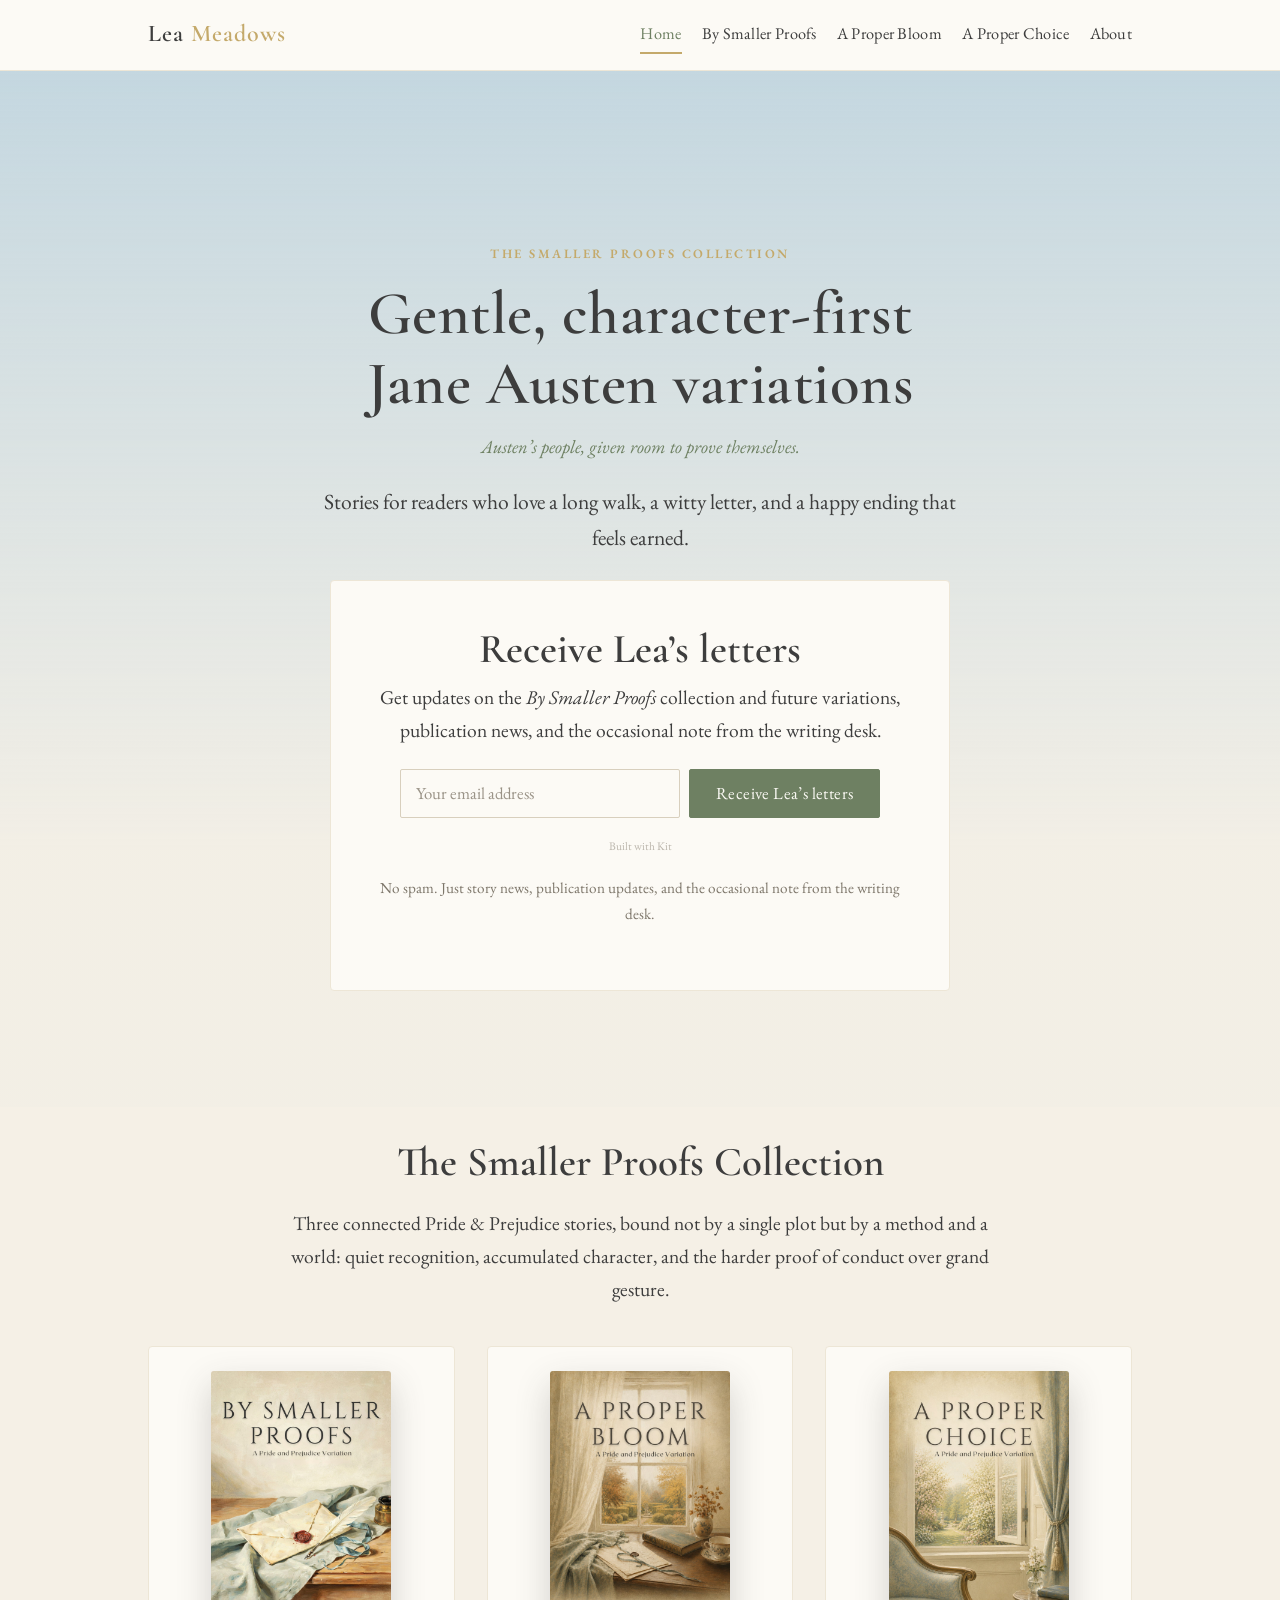
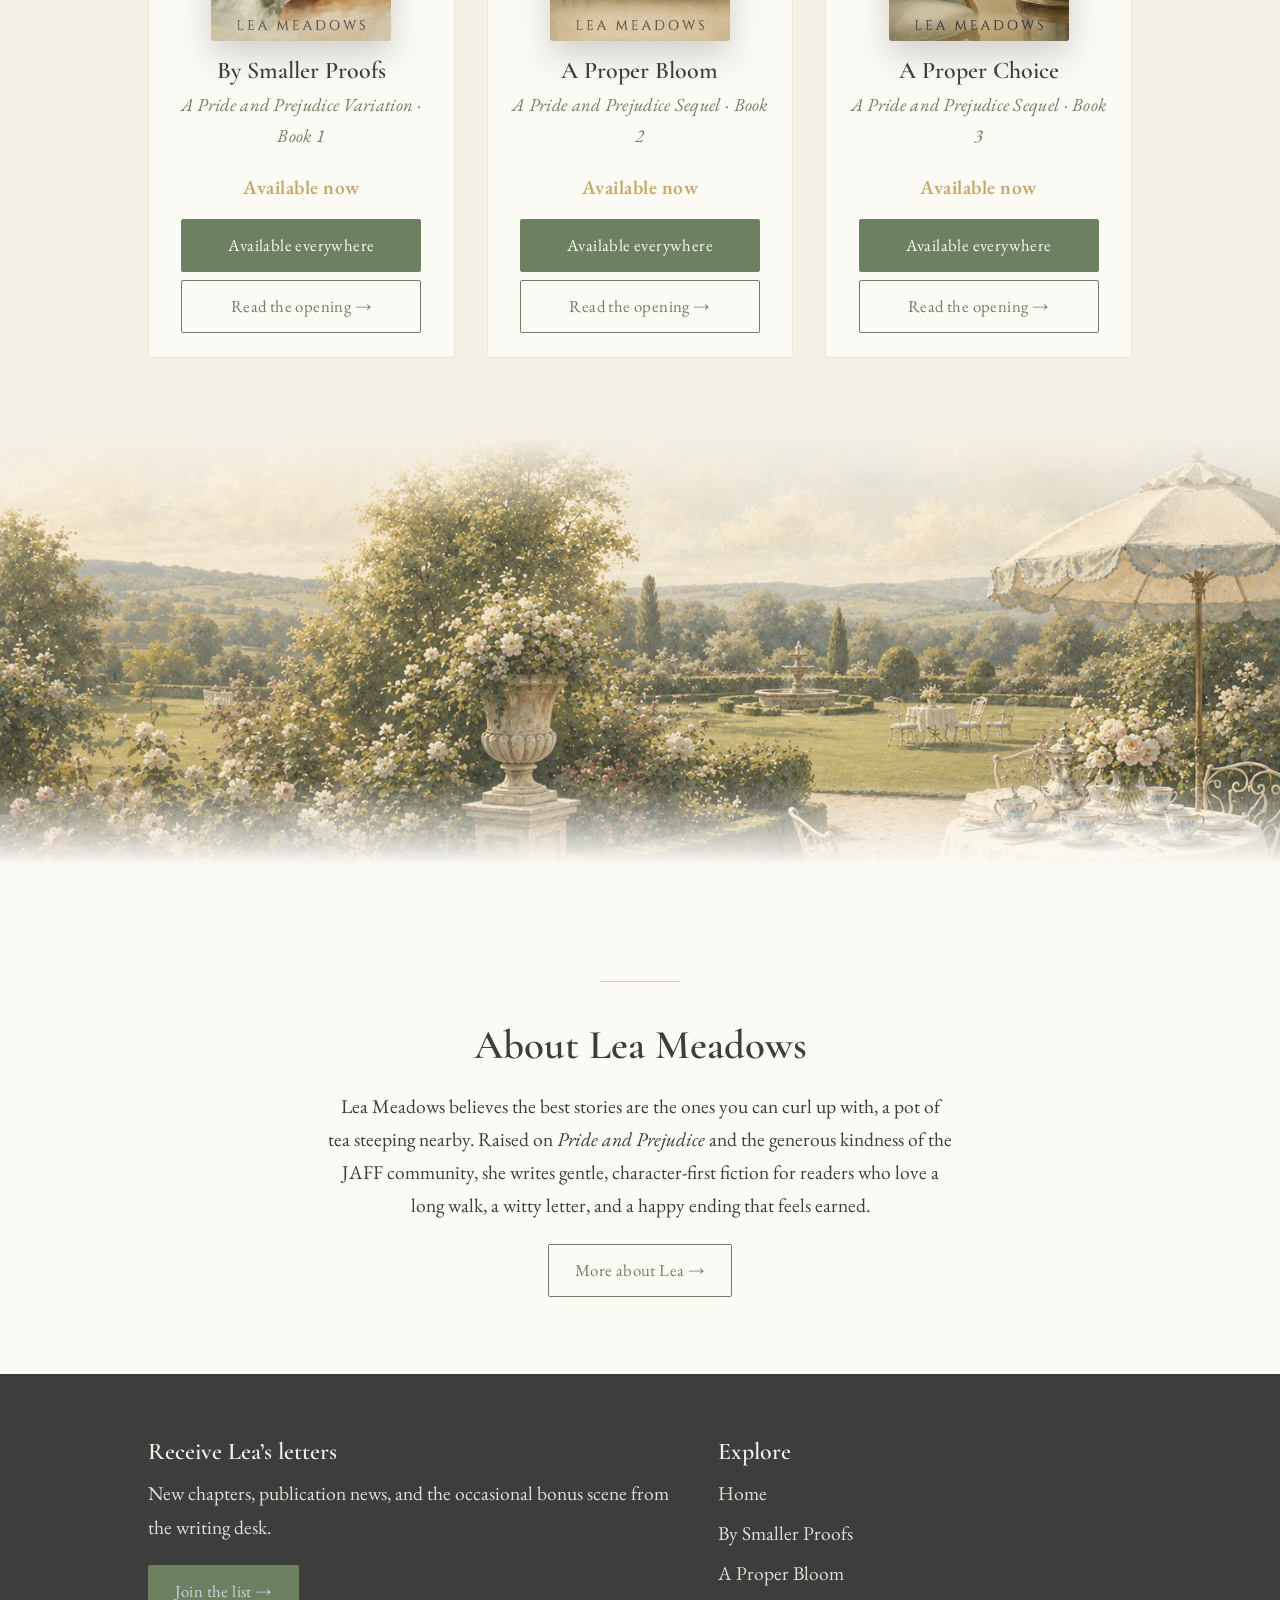
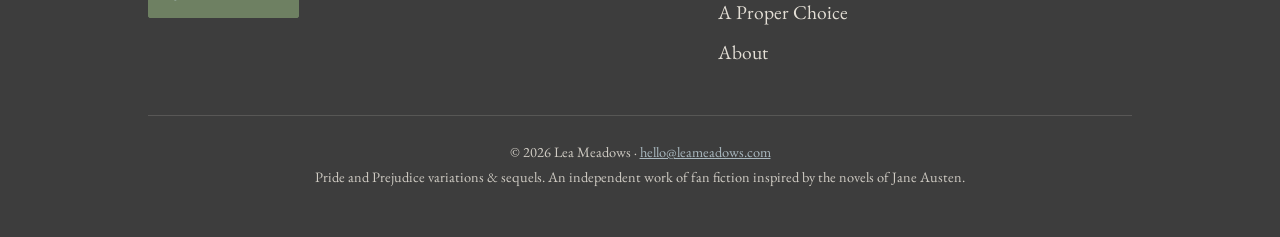
<file: index.html>
<!DOCTYPE html>
<html lang="en">
<head>
  <meta charset="utf-8">
  <meta name="viewport" content="width=device-width, initial-scale=1">
  <title>Lea Meadows — Gentle Jane Austen Variations</title>
  <meta name="description" content="Lea Meadows writes gentle, character-first Pride &amp; Prejudice variations. The Smaller Proofs Collection. Join the readers' list for publication news.">
  <link rel="preconnect" href="https://fonts.googleapis.com">
  <link rel="preconnect" href="https://fonts.gstatic.com" crossorigin>
  <link href="https://fonts.googleapis.com/css2?family=Cormorant+Garamond:ital,wght@0,500;0,600;1,500&family=EB+Garamond:ital,wght@0,400;0,600;1,400&display=swap" rel="stylesheet">
  <link rel="stylesheet" href="css/style.css">
  <link rel="icon" href="/favicon.ico" sizes="any">
  <link rel="icon" type="image/svg+xml" href="/favicon.svg">
  <link rel="apple-touch-icon" href="/apple-touch-icon.png">
</head>
<body>

  <!-- ===== HEADER (same on every page) ===== -->
  <header class="site-header">
    <nav class="nav">
      <a class="brand-mark" href="index.html">Lea <span>Meadows</span></a>
      <div class="nav-links">
        <a href="index.html" aria-current="page">Home</a>
        <a href="by-smaller-proofs.html">By Smaller Proofs</a>
        <a href="a-proper-bloom.html">A Proper Bloom</a>
        <a href="a-proper-choice.html">A Proper Choice</a>
        <a href="about.html">About</a>
      </div>
    </nav>
  </header>

  <!-- ===== HERO + NEWSLETTER SIGNUP ===== -->
  <section class="hero">
    <div class="wrap">
      <p class="series-label">The Smaller Proofs Collection</p>
      <h1>Gentle, character-first<br>Jane Austen variations</h1>
      <p class="tagline">Austen&rsquo;s people, given room to prove themselves.</p>
      <p class="lede">Stories for readers who love a long walk, a witty letter, and a happy ending that feels earned.</p>

      <div class="signup" id="join">
        <h2>Receive Lea&rsquo;s letters</h2>
        <p>Get updates on the <em>By Smaller Proofs</em> collection and future variations, publication news, and the occasional note from the writing desk.</p>

        <!-- ===== KIT SIGNUP FORM =====
             This loads your real Kit form (email field + button).
             To swap to a different Kit form later, change the two
             "fcd87c6b3b" values below to your new form's ID. -->
        <form action="https://app.kit.com/forms/9603791/subscriptions"
              class="seva-form formkit-form lea-form" method="post"
              data-sv-form="9603791" data-uid="089a5491f1" data-format="inline" data-version="5"
              data-options="{&quot;settings&quot;:{&quot;after_subscribe&quot;:{&quot;action&quot;:&quot;message&quot;,&quot;success_message&quot;:&quot;Success! Now check your email to confirm your subscription.&quot;,&quot;redirect_url&quot;:&quot;&quot;},&quot;recaptcha&quot;:{&quot;enabled&quot;:false}},&quot;version&quot;:&quot;5&quot;}">
          <ul class="formkit-alert formkit-alert-error" data-element="errors" data-group="alert"></ul>
          <div class="lea-form-row" data-element="fields" data-stacked="false">
            <input class="lea-input formkit-input" name="email_address" aria-label="Email address" placeholder="Your email address" required type="email">
            <button data-element="submit" class="btn btn-primary lea-submit">
              <div class="formkit-spinner"><div></div><div></div><div></div></div>
              <span>Receive Lea&rsquo;s letters</span>
            </button>
          </div>
          <div class="formkit-powered-by-convertkit-container">
            <a href="https://kit.com/features/forms?utm_campaign=poweredby&amp;utm_content=form&amp;utm_medium=referral&amp;utm_source=dynamic" data-element="powered-by" class="formkit-powered-by-convertkit" data-variant="dark" target="_blank" rel="nofollow noopener">Built with Kit</a>
          </div>
        </form>

        <p class="signup-fallback small">
          No spam. Just story news, publication updates, and the occasional note from the writing desk.
        </p>
      </div>
    </div>
  </section>

  <!-- ===== THE BOOKS ===== -->
  <section>
    <div class="wrap center">
      <h2>The Smaller Proofs Collection</h2>
      <p class="narrow" style="margin:0 auto 2.5rem;">Three connected Pride &amp; Prejudice stories, bound not by a single plot but by a method and a world: quiet recognition, accumulated character, and the harder proof of conduct over grand gesture.</p>

      <div class="book-grid">

        <!-- Book 1 -->
        <article class="book-card">
          <img class="cover" src="images/by-smaller-proofs.jpg" alt="By Smaller Proofs cover">
          <h3>By Smaller Proofs</h3>
          <p class="subtitle">A Pride and Prejudice Variation &middot; Book 1</p>
          <p class="pub-status">Available now</p>
          <a class="btn btn-primary" href="https://books2read.com/by-smaller-proofs" target="_blank" rel="noopener">Available everywhere</a>
          <a class="btn btn-outline" href="by-smaller-proofs.html">Read the opening &rarr;</a>
        </article>

        <!-- Book 2 -->
        <article class="book-card">
          <img class="cover" src="images/a-proper-bloom.jpg" alt="A Proper Bloom cover">
          <h3>A Proper Bloom</h3>
          <p class="subtitle">A Pride and Prejudice Sequel &middot; Book 2</p>
          <p class="pub-status">Available now</p>
          <a class="btn btn-primary" href="https://books2read.com/a-proper-bloom" target="_blank" rel="noopener">Available everywhere</a>
          <a class="btn btn-outline" href="a-proper-bloom.html">Read the opening &rarr;</a>
        </article>

        <!-- Book 3 -->
        <article class="book-card">
          <img class="cover" src="images/a-proper-choice.jpg" alt="A Proper Choice cover">
          <h3>A Proper Choice</h3>
          <p class="subtitle">A Pride and Prejudice Sequel &middot; Book 3</p>
          <p class="pub-status">Available now</p>
          <a class="btn btn-primary" href="https://books2read.com/a-proper-choice" target="_blank" rel="noopener">Available everywhere</a>
          <a class="btn btn-outline" href="a-proper-choice.html">Read the opening &rarr;</a>
        </article>

      </div>
    </div>
  </section>

  <!-- ===== ATMOSPHERIC BAND ===== -->
  <section class="home-band" role="img" aria-label="An English garden laid for tea"></section>

  <!-- ===== ABOUT TEASER ===== -->
  <section style="background:var(--white);">
    <div class="wrap narrow center">
      <hr class="rule">
      <h2>About Lea Meadows</h2>
      <p>Lea Meadows believes the best stories are the ones you can curl up with, a pot of tea steeping nearby. Raised on <em>Pride and Prejudice</em> and the generous kindness of the JAFF community, she writes gentle, character-first fiction for readers who love a long walk, a witty letter, and a happy ending that feels earned.</p>
      <a class="btn btn-outline" href="about.html">More about Lea &rarr;</a>
    </div>
  </section>

  <!-- ===== FOOTER (same on every page) ===== -->
  <footer class="site-footer">
    <div class="wrap">
      <div class="footer-grid">
        <div class="footer-signup">
          <h3 style="color:var(--cream);">Receive Lea&rsquo;s letters</h3>
          <p style="opacity:0.9;">New chapters, publication news, and the occasional bonus scene from the writing desk.</p>
          <a class="btn btn-primary" href="#join">Join the list &rarr;</a>
        </div>
        <nav class="footer-nav" aria-label="Footer">
          <h3 style="color:var(--cream);">Explore</h3>
          <a href="index.html">Home</a>
          <a href="by-smaller-proofs.html">By Smaller Proofs</a>
          <a href="a-proper-bloom.html">A Proper Bloom</a>
          <a href="a-proper-choice.html">A Proper Choice</a>
          <a href="about.html">About</a>
        </nav>
      </div>
      <div class="footer-base">
        <p>&copy; 2026 Lea Meadows &middot; <a href="mailto:hello@leameadows.com">hello@leameadows.com</a><br>
        Pride and Prejudice variations &amp; sequels. An independent work of fan fiction inspired by the novels of Jane Austen.</p>
      </div>
    </div>
  </footer>

  <!-- Kit form handler: lets the signup submit in-place and show the success message -->
  <script src="https://f.convertkit.com/ckjs/ck.5.js"></script>
</body>
</html>
</file>
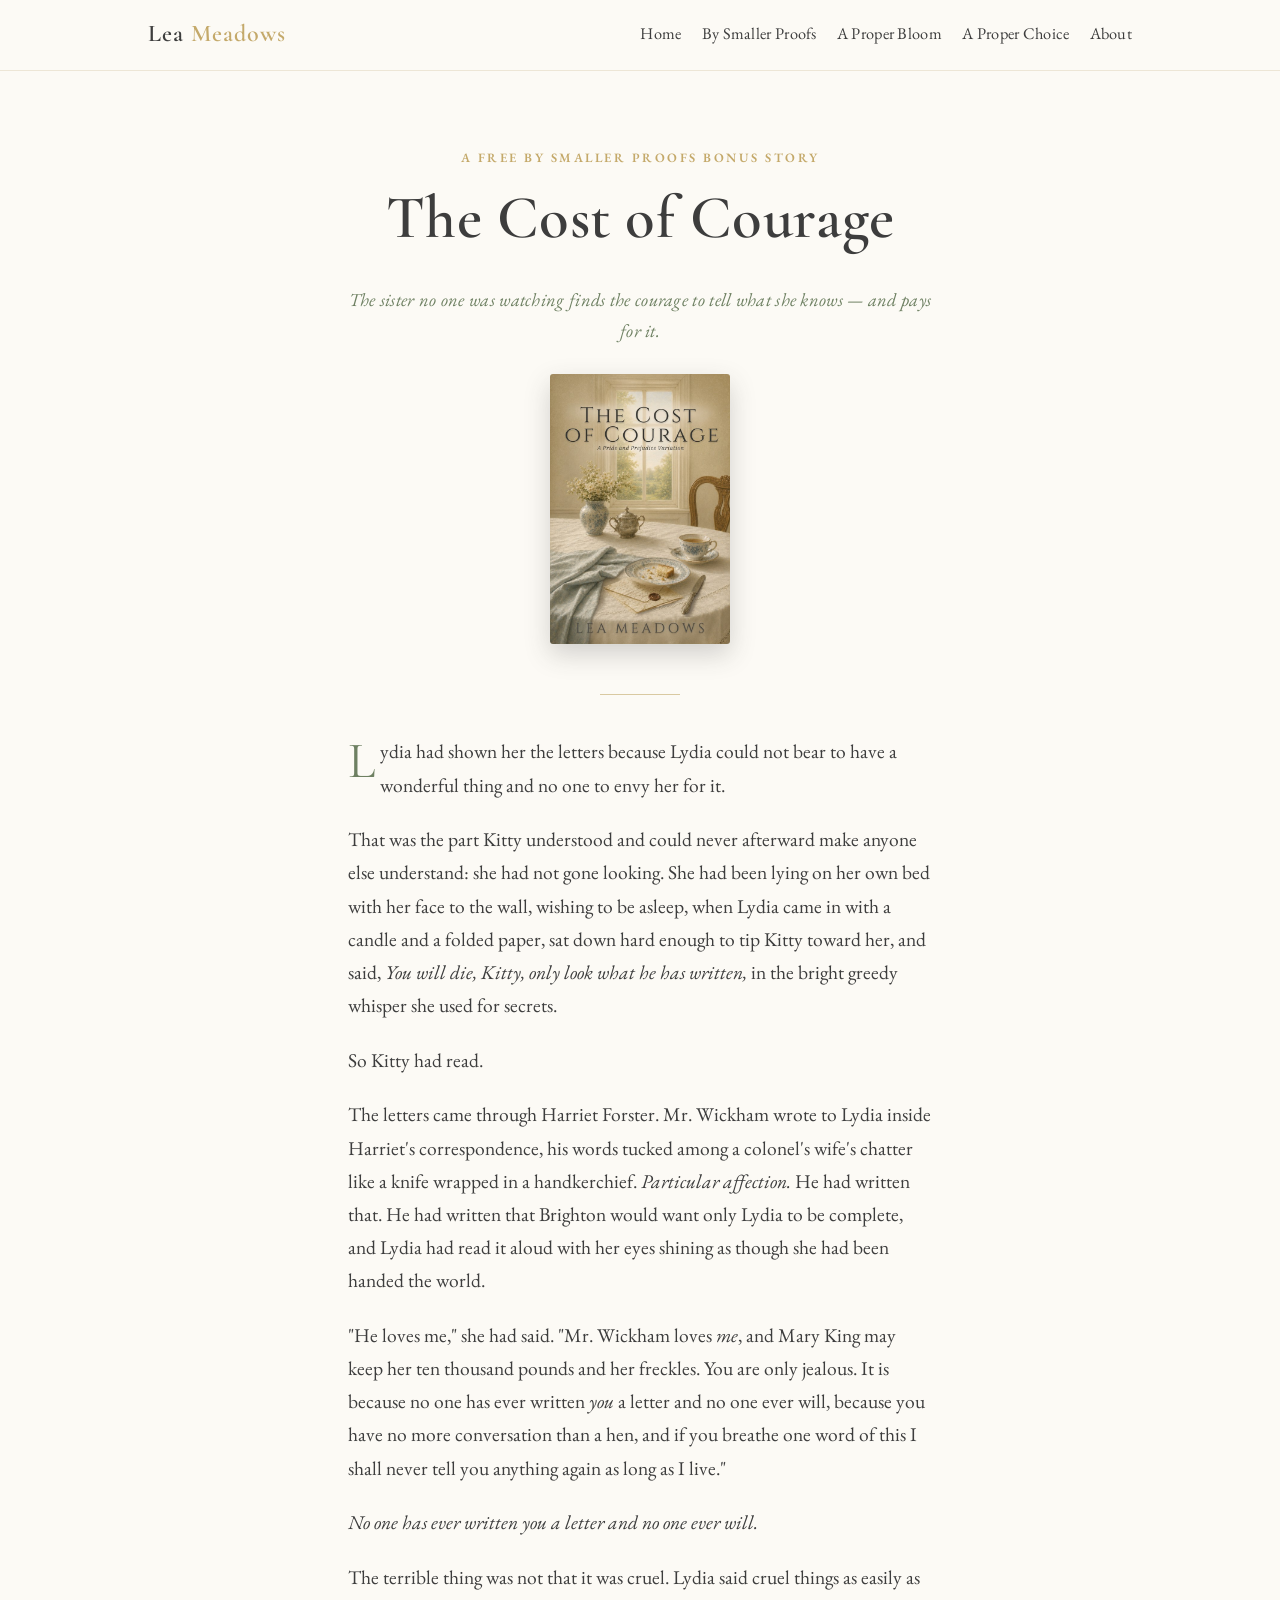
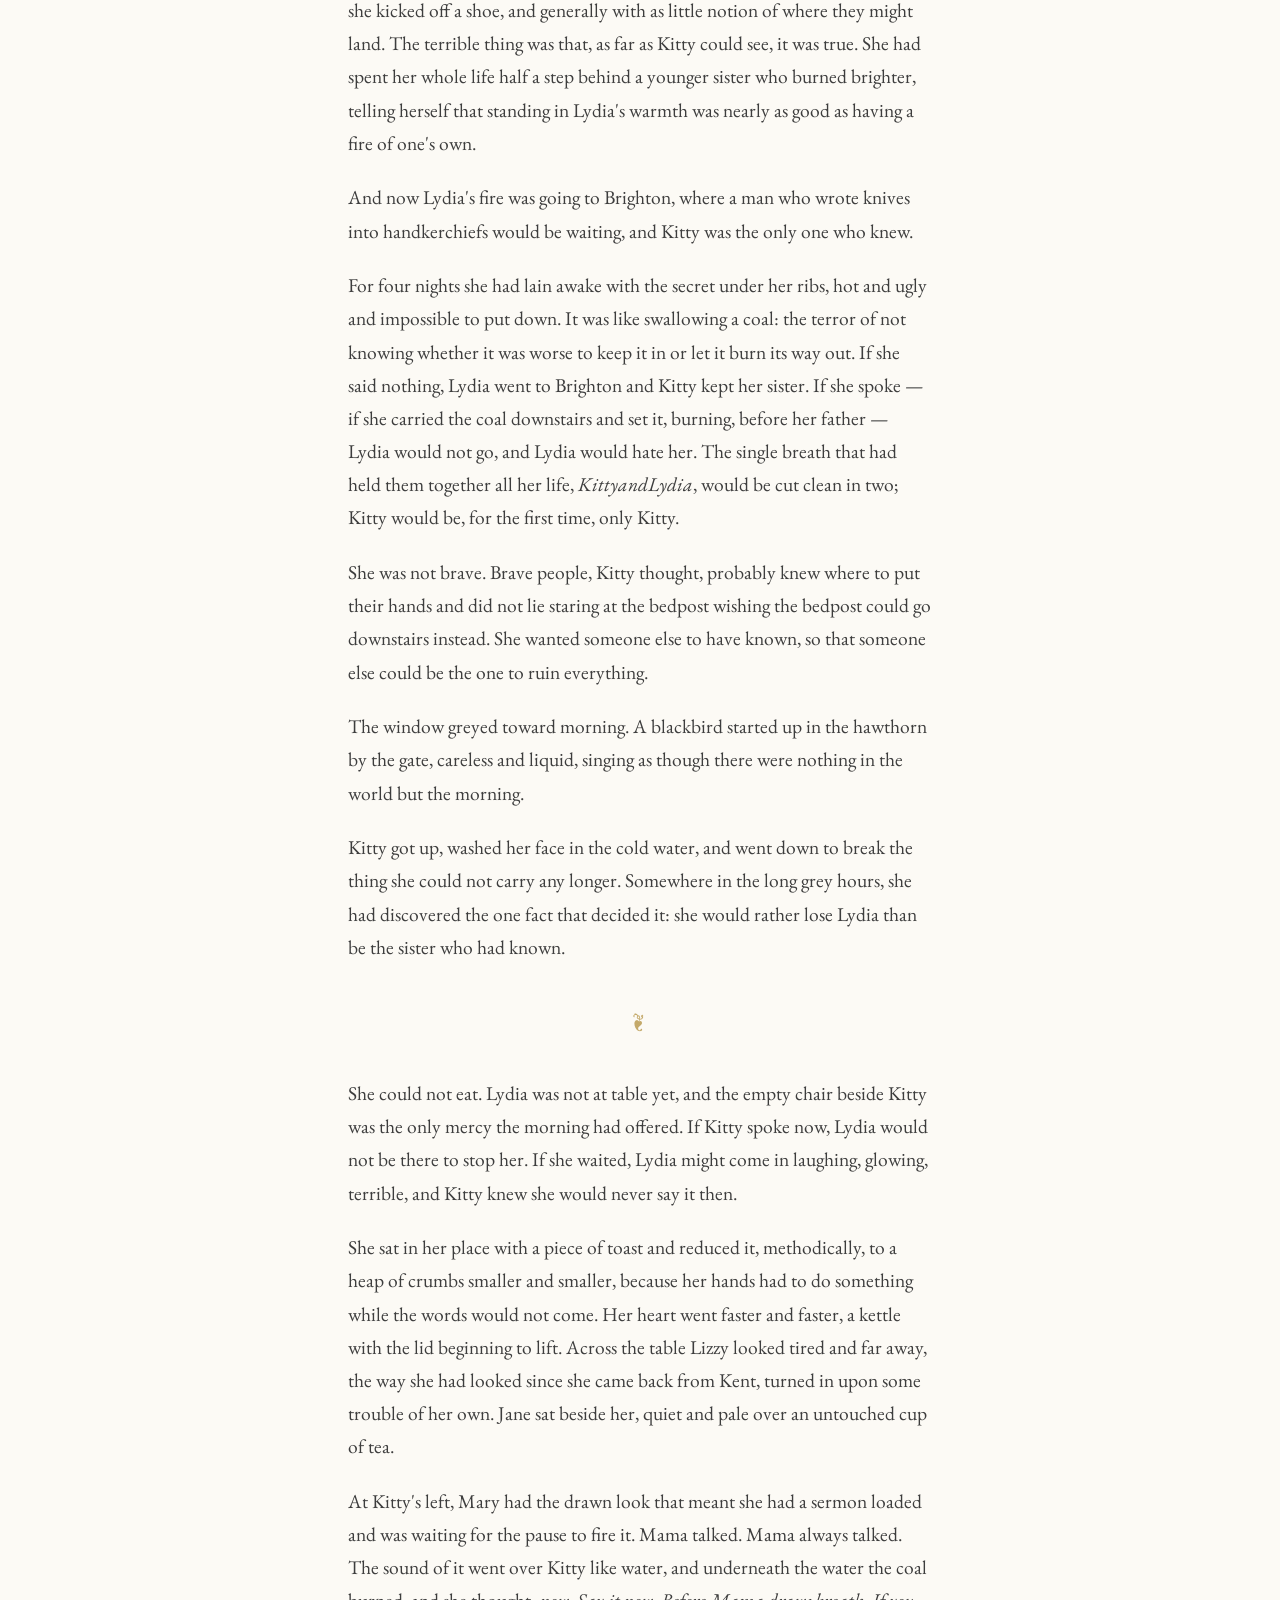
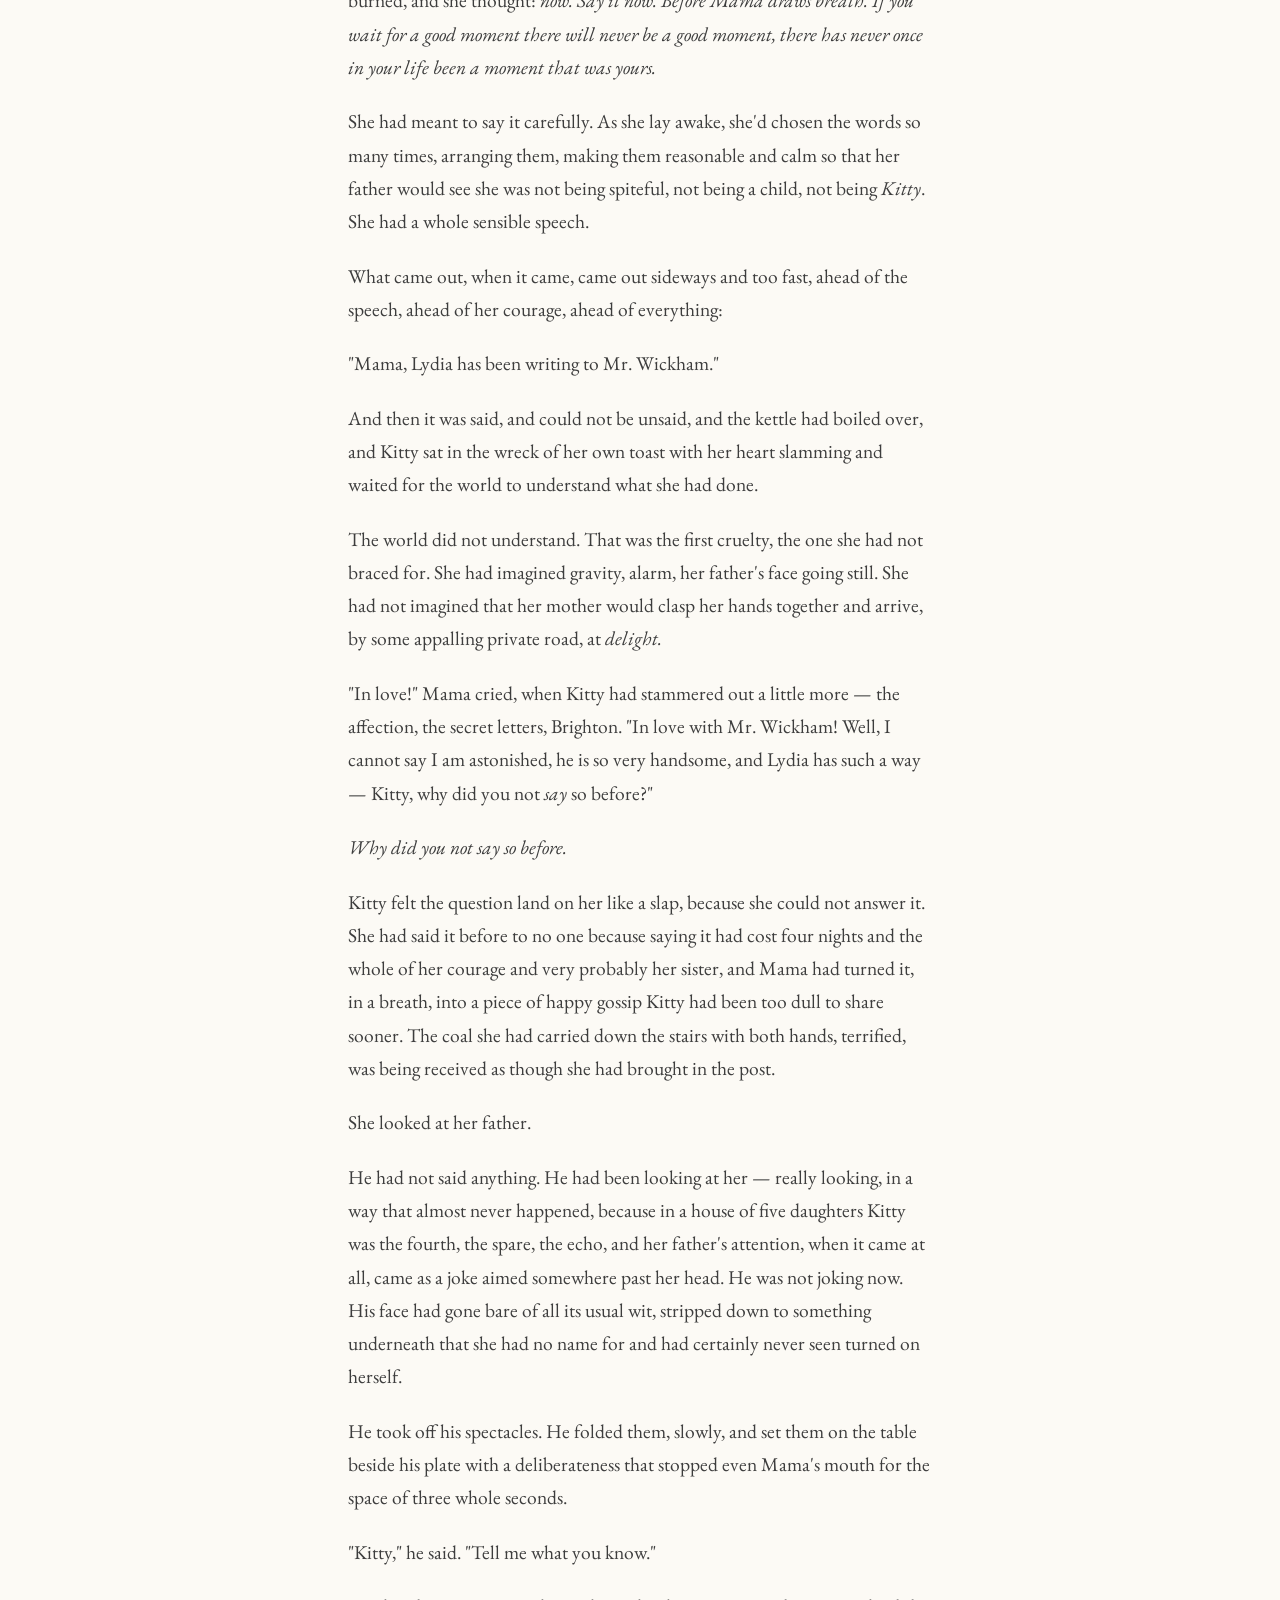
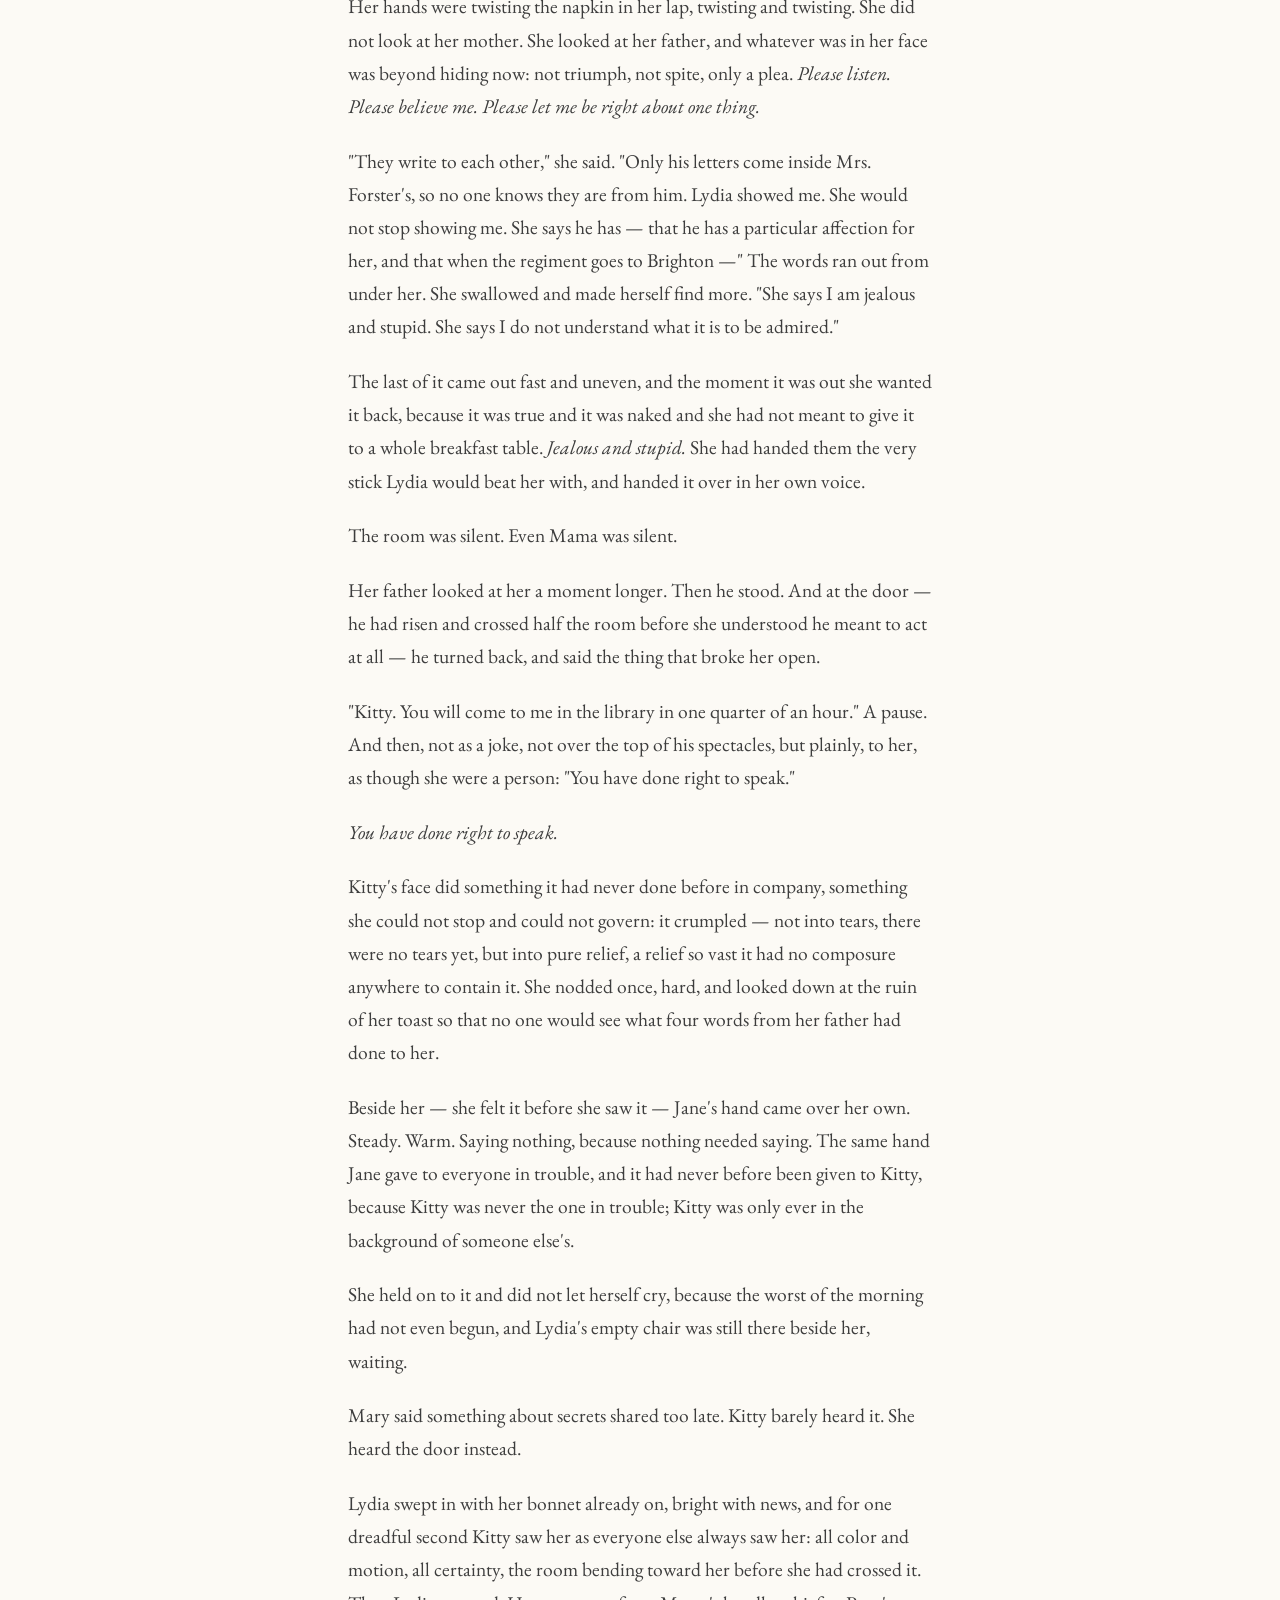
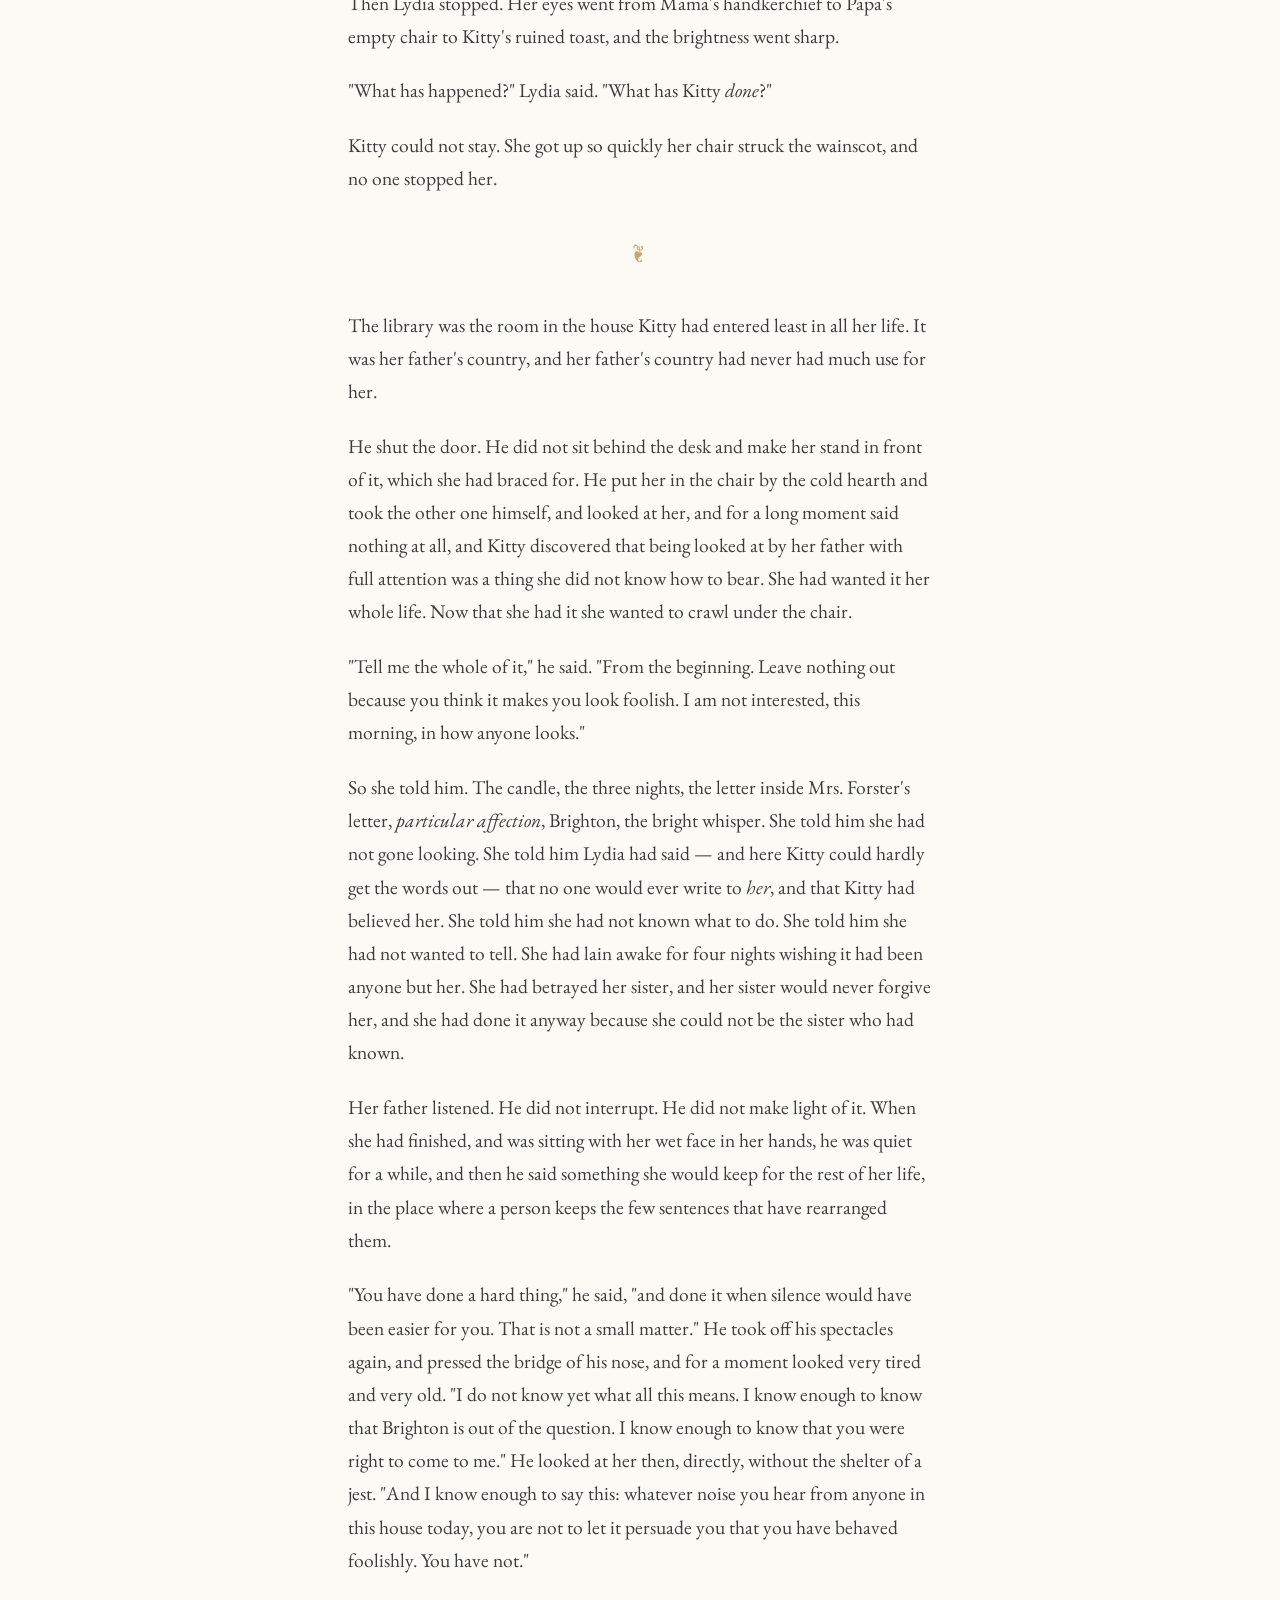
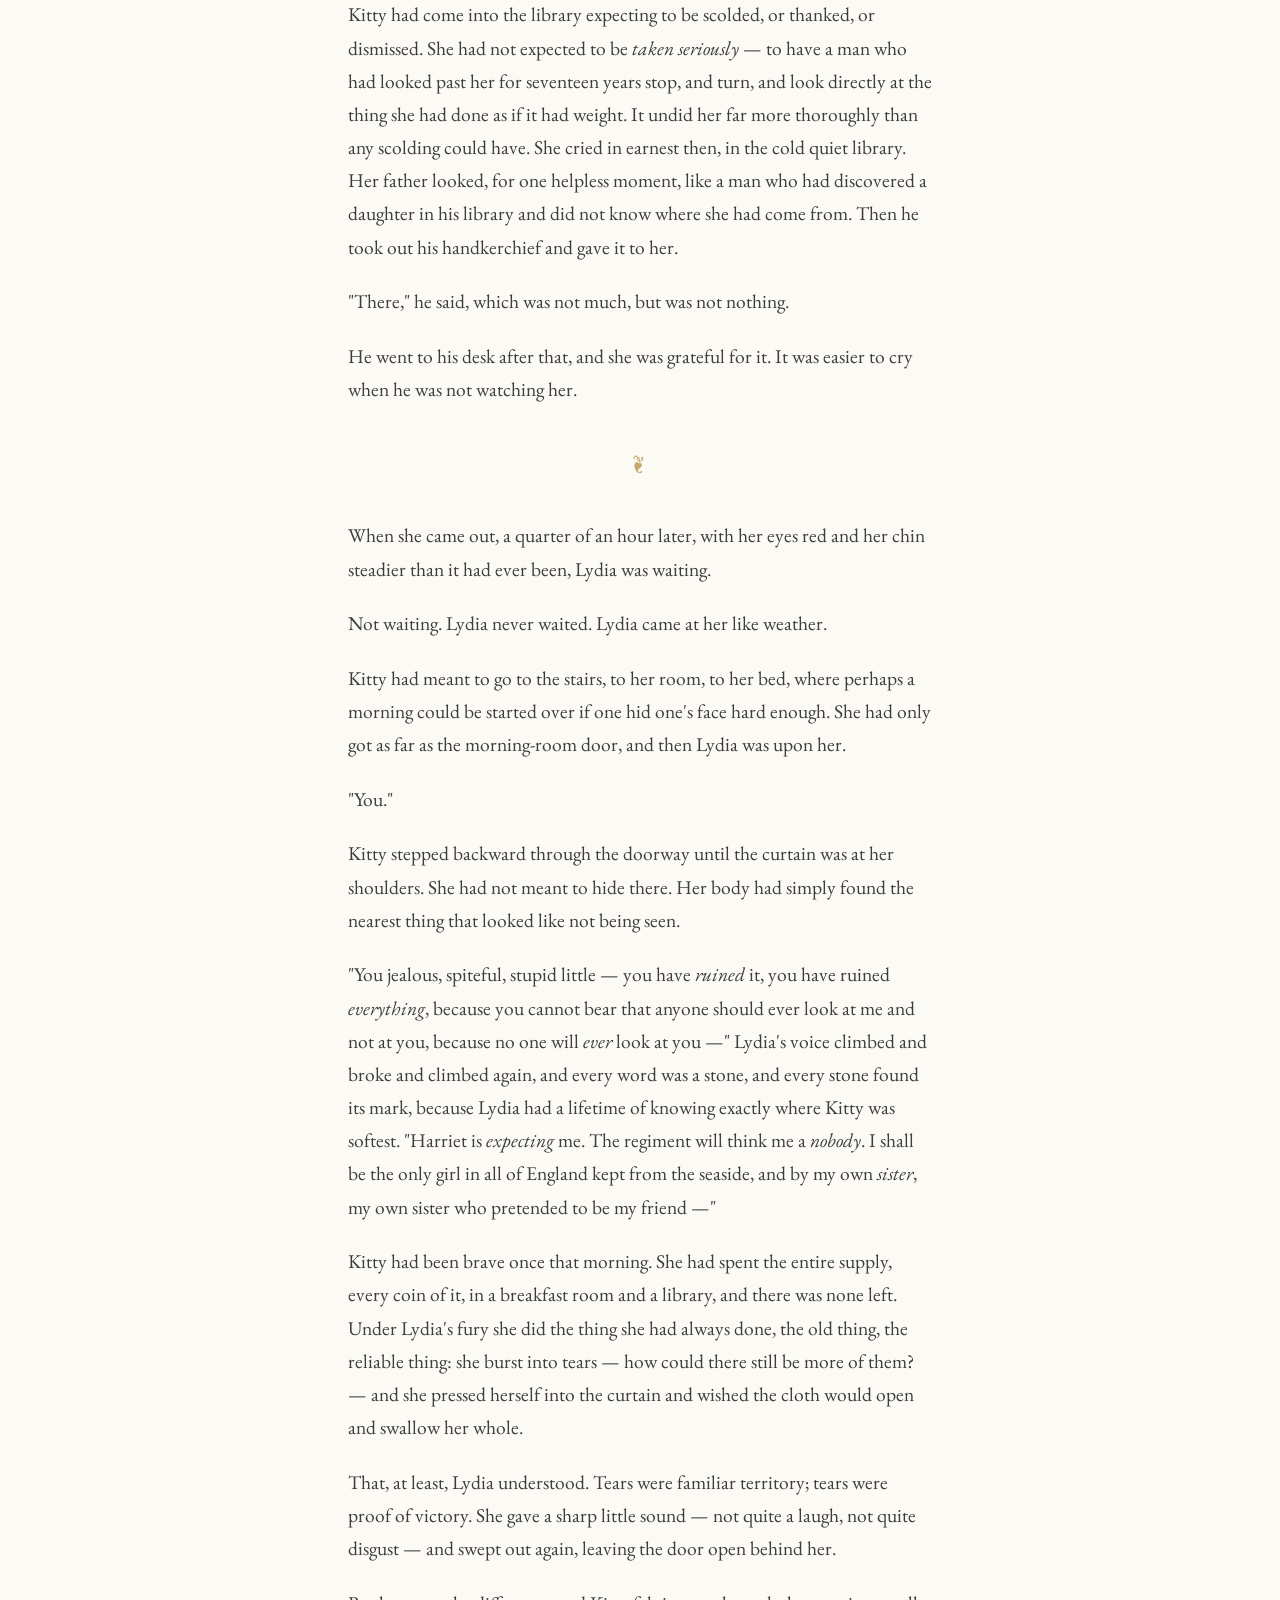
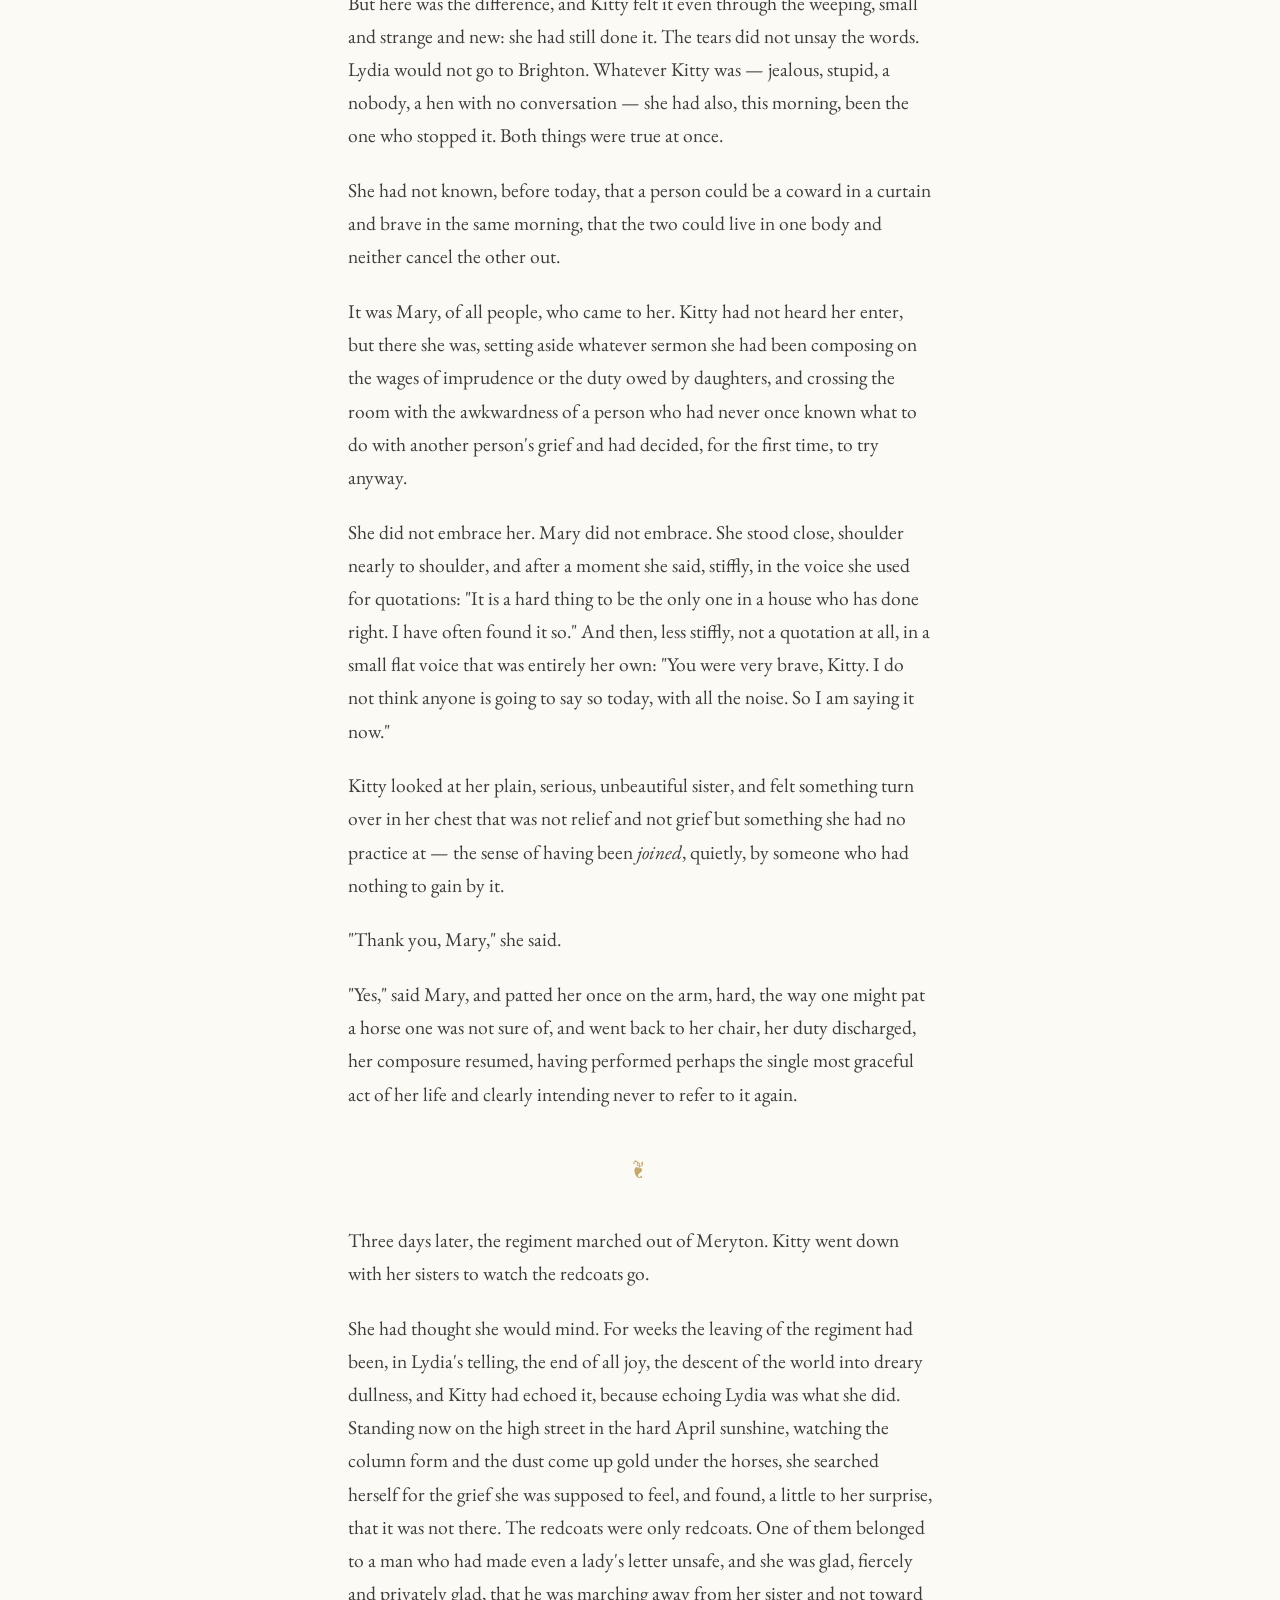
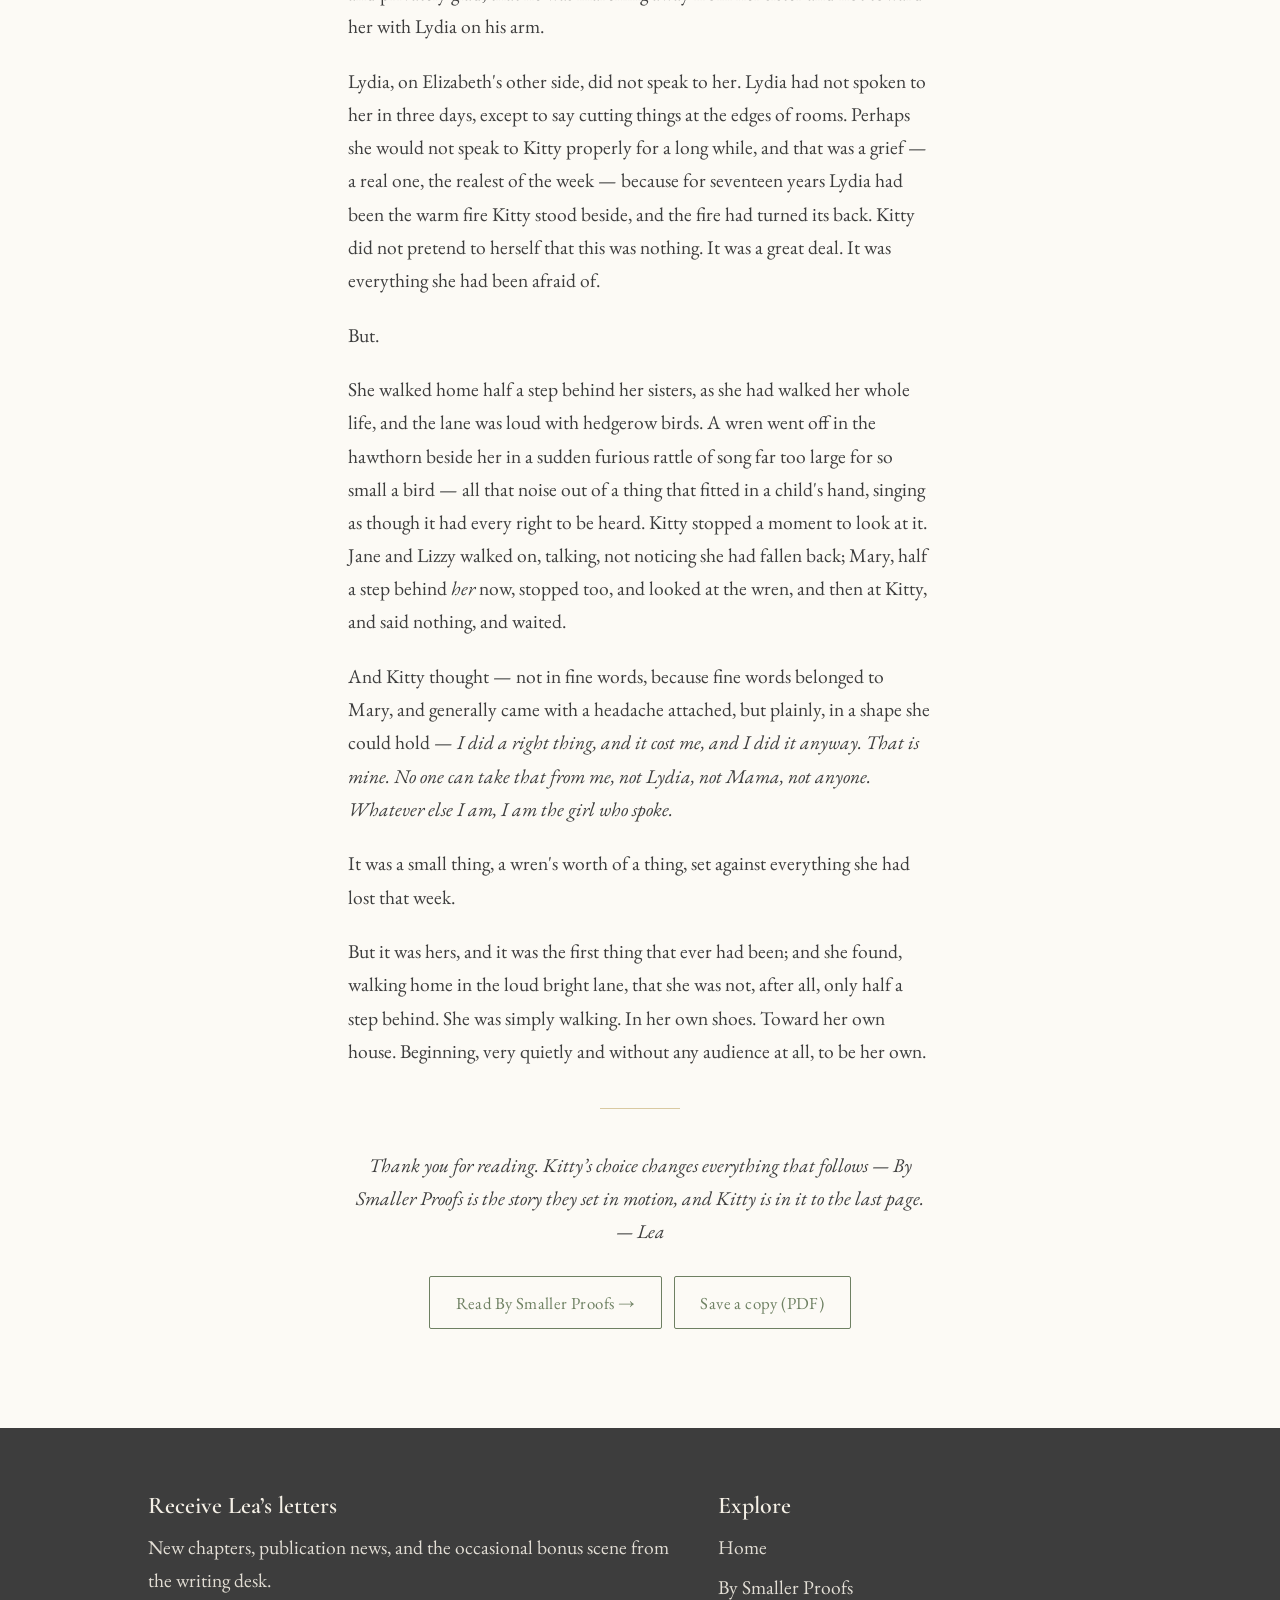
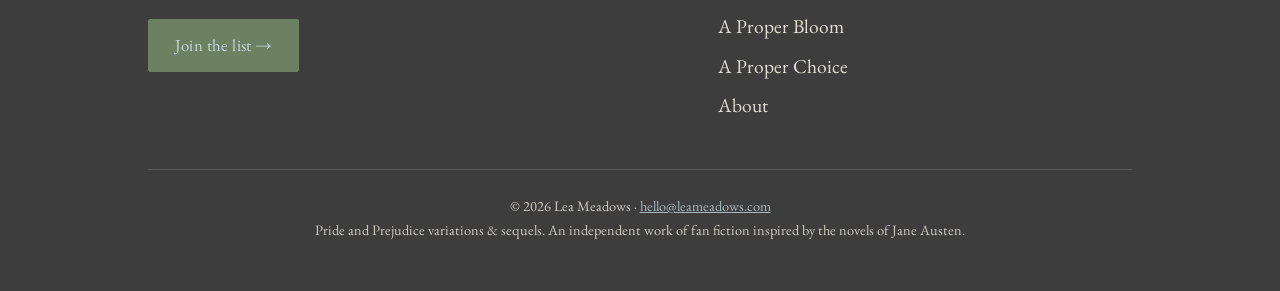
<file: courage/index.html>
<!DOCTYPE html>
<html lang="en">
<head>
  <meta charset="utf-8">
  <meta name="viewport" content="width=device-width, initial-scale=1">
  <meta name="robots" content="noindex, nofollow">
  <title>The Cost of Courage &mdash; Lea Meadows</title>
  <meta name="description" content="The Cost of Courage — a free By Smaller Proofs bonus story: the overlooked fourth Bennet sister finds the courage to tell what she knows, and pays for it. Kitty's POV, ~4,000 words. Spoiler-free.">
  <link rel="preconnect" href="https://fonts.googleapis.com">
  <link rel="preconnect" href="https://fonts.gstatic.com" crossorigin>
  <link href="https://fonts.googleapis.com/css2?family=Cormorant+Garamond:ital,wght@0,500;0,600;1,500&family=EB+Garamond:ital,wght@0,400;0,600;1,400&display=swap" rel="stylesheet">
  <link rel="stylesheet" href="../css/style.css">
  <link rel="icon" href="/favicon.ico" sizes="any">
  <link rel="icon" type="image/svg+xml" href="/favicon.svg">
  <link rel="apple-touch-icon" href="/apple-touch-icon.png">
  <style>
    @media print {
      .site-header, .site-footer, .epilogue-actions { display: none !important; }
      .reading { max-width: none; }
    }
  </style>
</head>
<body>

  <header class="site-header">
    <nav class="nav">
      <a class="brand-mark" href="../index.html">Lea <span>Meadows</span></a>
      <div class="nav-links">
        <a href="../index.html">Home</a>
        <a href="../by-smaller-proofs.html">By Smaller Proofs</a>
        <a href="../a-proper-bloom.html">A Proper Bloom</a>
        <a href="../a-proper-choice.html">A Proper Choice</a>
        <a href="../about.html">About</a>
      </div>
    </nav>
  </header>

  <section style="background:var(--white);">
    <div class="reading wrap">
      <p class="series-label center">A free By Smaller Proofs bonus story</p>
      <h1 class="center" style="margin-top:0;">The Cost of Courage</h1>
      <p class="subtitle center">The sister no one was watching finds the courage to tell what she knows &mdash; and pays for it.</p>

      <p class="center"><img src="../images/the-cost-of-courage.jpg" alt="The Cost of Courage cover"
         style="width:180px; max-width:55%; border-radius:3px; box-shadow:0 10px 26px rgba(61,61,61,0.22); margin:0.5rem auto 0;"></p>

      <hr class="rule">

      <article>
      <p>Lydia had shown her the letters because Lydia could not bear to have a wonderful thing and no one to envy her for it.</p>
      <p>That was the part Kitty understood and could never afterward make anyone else understand: she had not gone looking. She had been lying on her own bed with her face to the wall, wishing to be asleep, when Lydia came in with a candle and a folded paper, sat down hard enough to tip Kitty toward her, and said, <em>You will die, Kitty, only look what he has written,</em> in the bright greedy whisper she used for secrets.</p>
      <p>So Kitty had read.</p>
      <p>The letters came through Harriet Forster. Mr. Wickham wrote to Lydia inside Harriet's correspondence, his words tucked among a colonel's wife's chatter like a knife wrapped in a handkerchief. <em>Particular affection.</em> He had written that. He had written that Brighton would want only Lydia to be complete, and Lydia had read it aloud with her eyes shining as though she had been handed the world.</p>
      <p>"He loves me," she had said. "Mr. Wickham loves <em>me</em>, and Mary King may keep her ten thousand pounds and her freckles. You are only jealous. It is because no one has ever written <em>you</em> a letter and no one ever will, because you have no more conversation than a hen, and if you breathe one word of this I shall never tell you anything again as long as I live."</p>
      <p><em>No one has ever written you a letter and no one ever will.</em></p>
      <p>The terrible thing was not that it was cruel. Lydia said cruel things as easily as she kicked off a shoe, and generally with as little notion of where they might land. The terrible thing was that, as far as Kitty could see, it was true. She had spent her whole life half a step behind a younger sister who burned brighter, telling herself that standing in Lydia's warmth was nearly as good as having a fire of one's own.</p>
      <p>And now Lydia's fire was going to Brighton, where a man who wrote knives into handkerchiefs would be waiting, and Kitty was the only one who knew.</p>
      <p>For four nights she had lain awake with the secret under her ribs, hot and ugly and impossible to put down. It was like swallowing a coal: the terror of not knowing whether it was worse to keep it in or let it burn its way out. If she said nothing, Lydia went to Brighton and Kitty kept her sister. If she spoke &mdash; if she carried the coal downstairs and set it, burning, before her father &mdash; Lydia would not go, and Lydia would hate her. The single breath that had held them together all her life, <em>KittyandLydia</em>, would be cut clean in two; Kitty would be, for the first time, only Kitty.</p>
      <p>She was not brave. Brave people, Kitty thought, probably knew where to put their hands and did not lie staring at the bedpost wishing the bedpost could go downstairs instead. She wanted someone else to have known, so that someone else could be the one to ruin everything.</p>
      <p>The window greyed toward morning. A blackbird started up in the hawthorn by the gate, careless and liquid, singing as though there were nothing in the world but the morning.</p>
      <p>Kitty got up, washed her face in the cold water, and went down to break the thing she could not carry any longer. Somewhere in the long grey hours, she had discovered the one fact that decided it: she would rather lose Lydia than be the sister who had known.</p>
      <div class="chapter-break">&#10086;</div>
      <p>She could not eat. Lydia was not at table yet, and the empty chair beside Kitty was the only mercy the morning had offered. If Kitty spoke now, Lydia would not be there to stop her. If she waited, Lydia might come in laughing, glowing, terrible, and Kitty knew she would never say it then.</p>
      <p>She sat in her place with a piece of toast and reduced it, methodically, to a heap of crumbs smaller and smaller, because her hands had to do something while the words would not come. Her heart went faster and faster, a kettle with the lid beginning to lift. Across the table Lizzy looked tired and far away, the way she had looked since she came back from Kent, turned in upon some trouble of her own. Jane sat beside her, quiet and pale over an untouched cup of tea.</p>
      <p>At Kitty's left, Mary had the drawn look that meant she had a sermon loaded and was waiting for the pause to fire it. Mama talked. Mama always talked. The sound of it went over Kitty like water, and underneath the water the coal burned, and she thought: <em>now. Say it now. Before Mama draws breath. If you wait for a good moment there will never be a good moment, there has never once in your life been a moment that was yours.</em></p>
      <p>She had meant to say it carefully. As she lay awake, she'd chosen the words so many times, arranging them, making them reasonable and calm so that her father would see she was not being spiteful, not being a child, not being <em>Kitty</em>. She had a whole sensible speech.</p>
      <p>What came out, when it came, came out sideways and too fast, ahead of the speech, ahead of her courage, ahead of everything:</p>
      <p>"Mama, Lydia has been writing to Mr. Wickham."</p>
      <p>And then it was said, and could not be unsaid, and the kettle had boiled over, and Kitty sat in the wreck of her own toast with her heart slamming and waited for the world to understand what she had done.</p>
      <p>The world did not understand. That was the first cruelty, the one she had not braced for. She had imagined gravity, alarm, her father's face going still. She had not imagined that her mother would clasp her hands together and arrive, by some appalling private road, at <em>delight.</em></p>
      <p>"In love!" Mama cried, when Kitty had stammered out a little more &mdash; the affection, the secret letters, Brighton. "In love with Mr. Wickham! Well, I cannot say I am astonished, he is so very handsome, and Lydia has such a way &mdash; Kitty, why did you not <em>say</em> so before?"</p>
      <p><em>Why did you not say so before.</em></p>
      <p>Kitty felt the question land on her like a slap, because she could not answer it. She had said it before to no one because saying it had cost four nights and the whole of her courage and very probably her sister, and Mama had turned it, in a breath, into a piece of happy gossip Kitty had been too dull to share sooner. The coal she had carried down the stairs with both hands, terrified, was being received as though she had brought in the post.</p>
      <p>She looked at her father.</p>
      <p>He had not said anything. He had been looking at her &mdash; really looking, in a way that almost never happened, because in a house of five daughters Kitty was the fourth, the spare, the echo, and her father's attention, when it came at all, came as a joke aimed somewhere past her head. He was not joking now. His face had gone bare of all its usual wit, stripped down to something underneath that she had no name for and had certainly never seen turned on herself.</p>
      <p>He took off his spectacles. He folded them, slowly, and set them on the table beside his plate with a deliberateness that stopped even Mama's mouth for the space of three whole seconds.</p>
      <p>"Kitty," he said. "Tell me what you know."</p>
      <p>Her hands were twisting the napkin in her lap, twisting and twisting. She did not look at her mother. She looked at her father, and whatever was in her face was beyond hiding now: not triumph, not spite, only a plea. <em>Please listen. Please believe me. Please let me be right about one thing.</em></p>
      <p>"They write to each other," she said. "Only his letters come inside Mrs. Forster's, so no one knows they are from him. Lydia showed me. She would not stop showing me. She says he has &mdash; that he has a particular affection for her, and that when the regiment goes to Brighton &mdash;" The words ran out from under her. She swallowed and made herself find more. "She says I am jealous and stupid. She says I do not understand what it is to be admired."</p>
      <p>The last of it came out fast and uneven, and the moment it was out she wanted it back, because it was true and it was naked and she had not meant to give it to a whole breakfast table. <em>Jealous and stupid.</em> She had handed them the very stick Lydia would beat her with, and handed it over in her own voice.</p>
      <p>The room was silent. Even Mama was silent.</p>
      <p>Her father looked at her a moment longer. Then he stood. And at the door &mdash; he had risen and crossed half the room before she understood he meant to act at all &mdash; he turned back, and said the thing that broke her open.</p>
      <p>"Kitty. You will come to me in the library in one quarter of an hour." A pause. And then, not as a joke, not over the top of his spectacles, but plainly, to her, as though she were a person: "You have done right to speak."</p>
      <p><em>You have done right to speak.</em></p>
      <p>Kitty's face did something it had never done before in company, something she could not stop and could not govern: it crumpled &mdash; not into tears, there were no tears yet, but into pure relief, a relief so vast it had no composure anywhere to contain it. She nodded once, hard, and looked down at the ruin of her toast so that no one would see what four words from her father had done to her.</p>
      <p>Beside her &mdash; she felt it before she saw it &mdash; Jane's hand came over her own. Steady. Warm. Saying nothing, because nothing needed saying. The same hand Jane gave to everyone in trouble, and it had never before been given to Kitty, because Kitty was never the one in trouble; Kitty was only ever in the background of someone else's.</p>
      <p>She held on to it and did not let herself cry, because the worst of the morning had not even begun, and Lydia's empty chair was still there beside her, waiting.</p>
      <p>Mary said something about secrets shared too late. Kitty barely heard it. She heard the door instead.</p>
      <p>Lydia swept in with her bonnet already on, bright with news, and for one dreadful second Kitty saw her as everyone else always saw her: all color and motion, all certainty, the room bending toward her before she had crossed it. Then Lydia stopped. Her eyes went from Mama's handkerchief to Papa's empty chair to Kitty's ruined toast, and the brightness went sharp.</p>
      <p>"What has happened?" Lydia said. "What has Kitty <em>done</em>?"</p>
      <p>Kitty could not stay. She got up so quickly her chair struck the wainscot, and no one stopped her.</p>
      <div class="chapter-break">&#10086;</div>
      <p>The library was the room in the house Kitty had entered least in all her life. It was her father's country, and her father's country had never had much use for her.</p>
      <p>He shut the door. He did not sit behind the desk and make her stand in front of it, which she had braced for. He put her in the chair by the cold hearth and took the other one himself, and looked at her, and for a long moment said nothing at all, and Kitty discovered that being looked at by her father with full attention was a thing she did not know how to bear. She had wanted it her whole life. Now that she had it she wanted to crawl under the chair.</p>
      <p>"Tell me the whole of it," he said. "From the beginning. Leave nothing out because you think it makes you look foolish. I am not interested, this morning, in how anyone looks."</p>
      <p>So she told him. The candle, the three nights, the letter inside Mrs. Forster's letter, <em>particular affection</em>, Brighton, the bright whisper. She told him she had not gone looking. She told him Lydia had said &mdash; and here Kitty could hardly get the words out &mdash; that no one would ever write to <em>her</em>, and that Kitty had believed her. She told him she had not known what to do. She told him she had not wanted to tell. She had lain awake for four nights wishing it had been anyone but her. She had betrayed her sister, and her sister would never forgive her, and she had done it anyway because she could not be the sister who had known.</p>
      <p>Her father listened. He did not interrupt. He did not make light of it. When she had finished, and was sitting with her wet face in her hands, he was quiet for a while, and then he said something she would keep for the rest of her life, in the place where a person keeps the few sentences that have rearranged them.</p>
      <p>"You have done a hard thing," he said, "and done it when silence would have been easier for you. That is not a small matter." He took off his spectacles again, and pressed the bridge of his nose, and for a moment looked very tired and very old. "I do not know yet what all this means. I know enough to know that Brighton is out of the question. I know enough to know that you were right to come to me." He looked at her then, directly, without the shelter of a jest. "And I know enough to say this: whatever noise you hear from anyone in this house today, you are not to let it persuade you that you have behaved foolishly. You have not."</p>
      <p>Kitty had come into the library expecting to be scolded, or thanked, or dismissed. She had not expected to be <em>taken seriously</em> &mdash; to have a man who had looked past her for seventeen years stop, and turn, and look directly at the thing she had done as if it had weight. It undid her far more thoroughly than any scolding could have. She cried in earnest then, in the cold quiet library. Her father looked, for one helpless moment, like a man who had discovered a daughter in his library and did not know where she had come from. Then he took out his handkerchief and gave it to her.</p>
      <p>"There," he said, which was not much, but was not nothing.</p>
      <p>He went to his desk after that, and she was grateful for it. It was easier to cry when he was not watching her.</p>
      <div class="chapter-break">&#10086;</div>
      <p>When she came out, a quarter of an hour later, with her eyes red and her chin steadier than it had ever been, Lydia was waiting.</p>
      <p>Not waiting. Lydia never waited. Lydia came at her like weather.</p>
      <p>Kitty had meant to go to the stairs, to her room, to her bed, where perhaps a morning could be started over if one hid one's face hard enough. She had only got as far as the morning-room door, and then Lydia was upon her.</p>
      <p>"You."</p>
      <p>Kitty stepped backward through the doorway until the curtain was at her shoulders. She had not meant to hide there. Her body had simply found the nearest thing that looked like not being seen.</p>
      <p>"You jealous, spiteful, stupid little &mdash; you have <em>ruined</em> it, you have ruined <em>everything</em>, because you cannot bear that anyone should ever look at me and not at you, because no one will <em>ever</em> look at you &mdash;" Lydia's voice climbed and broke and climbed again, and every word was a stone, and every stone found its mark, because Lydia had a lifetime of knowing exactly where Kitty was softest. "Harriet is <em>expecting</em> me. The regiment will think me a <em>nobody</em>. I shall be the only girl in all of England kept from the seaside, and by my own <em>sister</em>, my own sister who pretended to be my friend &mdash;"</p>
      <p>Kitty had been brave once that morning. She had spent the entire supply, every coin of it, in a breakfast room and a library, and there was none left. Under Lydia's fury she did the thing she had always done, the old thing, the reliable thing: she burst into tears &mdash; how could there still be more of them? &mdash; and she pressed herself into the curtain and wished the cloth would open and swallow her whole.</p>
      <p>That, at least, Lydia understood. Tears were familiar territory; tears were proof of victory. She gave a sharp little sound &mdash; not quite a laugh, not quite disgust &mdash; and swept out again, leaving the door open behind her.</p>
      <p>But here was the difference, and Kitty felt it even through the weeping, small and strange and new: she had still done it. The tears did not unsay the words. Lydia would not go to Brighton. Whatever Kitty was &mdash; jealous, stupid, a nobody, a hen with no conversation &mdash; she had also, this morning, been the one who stopped it. Both things were true at once.</p>
      <p>She had not known, before today, that a person could be a coward in a curtain and brave in the same morning, that the two could live in one body and neither cancel the other out.</p>
      <p>It was Mary, of all people, who came to her. Kitty had not heard her enter, but there she was, setting aside whatever sermon she had been composing on the wages of imprudence or the duty owed by daughters, and crossing the room with the awkwardness of a person who had never once known what to do with another person's grief and had decided, for the first time, to try anyway.</p>
      <p>She did not embrace her. Mary did not embrace. She stood close, shoulder nearly to shoulder, and after a moment she said, stiffly, in the voice she used for quotations: "It is a hard thing to be the only one in a house who has done right. I have often found it so." And then, less stiffly, not a quotation at all, in a small flat voice that was entirely her own: "You were very brave, Kitty. I do not think anyone is going to say so today, with all the noise. So I am saying it now."</p>
      <p>Kitty looked at her plain, serious, unbeautiful sister, and felt something turn over in her chest that was not relief and not grief but something she had no practice at &mdash; the sense of having been <em>joined</em>, quietly, by someone who had nothing to gain by it.</p>
      <p>"Thank you, Mary," she said.</p>
      <p>"Yes," said Mary, and patted her once on the arm, hard, the way one might pat a horse one was not sure of, and went back to her chair, her duty discharged, her composure resumed, having performed perhaps the single most graceful act of her life and clearly intending never to refer to it again.</p>
      <div class="chapter-break">&#10086;</div>
      <p>Three days later, the regiment marched out of Meryton. Kitty went down with her sisters to watch the redcoats go.</p>
      <p>She had thought she would mind. For weeks the leaving of the regiment had been, in Lydia's telling, the end of all joy, the descent of the world into dreary dullness, and Kitty had echoed it, because echoing Lydia was what she did. Standing now on the high street in the hard April sunshine, watching the column form and the dust come up gold under the horses, she searched herself for the grief she was supposed to feel, and found, a little to her surprise, that it was not there. The redcoats were only redcoats. One of them belonged to a man who had made even a lady's letter unsafe, and she was glad, fiercely and privately glad, that he was marching away from her sister and not toward her with Lydia on his arm.</p>
      <p>Lydia, on Elizabeth's other side, did not speak to her. Lydia had not spoken to her in three days, except to say cutting things at the edges of rooms. Perhaps she would not speak to Kitty properly for a long while, and that was a grief &mdash; a real one, the realest of the week &mdash; because for seventeen years Lydia had been the warm fire Kitty stood beside, and the fire had turned its back. Kitty did not pretend to herself that this was nothing. It was a great deal. It was everything she had been afraid of.</p>
      <p>But.</p>
      <p>She walked home half a step behind her sisters, as she had walked her whole life, and the lane was loud with hedgerow birds. A wren went off in the hawthorn beside her in a sudden furious rattle of song far too large for so small a bird &mdash; all that noise out of a thing that fitted in a child's hand, singing as though it had every right to be heard. Kitty stopped a moment to look at it. Jane and Lizzy walked on, talking, not noticing she had fallen back; Mary, half a step behind <em>her</em> now, stopped too, and looked at the wren, and then at Kitty, and said nothing, and waited.</p>
      <p>And Kitty thought &mdash; not in fine words, because fine words belonged to Mary, and generally came with a headache attached, but plainly, in a shape she could hold &mdash; <em>I did a right thing, and it cost me, and I did it anyway. That is mine. No one can take that from me, not Lydia, not Mama, not anyone. Whatever else I am, I am the girl who spoke.</em></p>
      <p>It was a small thing, a wren's worth of a thing, set against everything she had lost that week.</p>
      <p>But it was hers, and it was the first thing that ever had been; and she found, walking home in the loud bright lane, that she was not, after all, only half a step behind. She was simply walking. In her own shoes. Toward her own house. Beginning, very quietly and without any audience at all, to be her own.</p>
      </article>

      <hr class="rule">
      <p style="font-style:italic; text-align:center; max-width:580px; margin:0 auto;">Thank you for reading. Kitty&rsquo;s choice changes everything that follows &mdash; <em>By Smaller Proofs</em> is the story they set in motion, and Kitty is in it to the last page. &mdash; Lea</p>

      <p class="center epilogue-actions" style="margin-top:1.75rem;">
        <a class="btn btn-outline" href="../by-smaller-proofs.html">Read By Smaller Proofs &rarr;</a>
        &nbsp;
        <a class="btn btn-outline" href="the-cost-of-courage.pdf" download>Save a copy (PDF)</a>
      </p>
    </div>
  </section>

  <footer class="site-footer">
    <div class="wrap">
      <div class="footer-grid">
        <div class="footer-signup">
          <h3 style="color:var(--cream);">Receive Lea&rsquo;s letters</h3>
          <p style="opacity:0.9;">New chapters, publication news, and the occasional bonus scene from the writing desk.</p>
          <a class="btn btn-primary" href="../index.html#join">Join the list &rarr;</a>
        </div>
        <nav class="footer-nav" aria-label="Footer">
          <h3 style="color:var(--cream);">Explore</h3>
          <a href="../index.html">Home</a>
          <a href="../by-smaller-proofs.html">By Smaller Proofs</a>
          <a href="../a-proper-bloom.html">A Proper Bloom</a>
          <a href="../a-proper-choice.html">A Proper Choice</a>
          <a href="../about.html">About</a>
        </nav>
      </div>
      <div class="footer-base">
        <p>&copy; 2026 Lea Meadows &middot; <a href="mailto:hello@leameadows.com">hello@leameadows.com</a><br>
        Pride and Prejudice variations &amp; sequels. An independent work of fan fiction inspired by the novels of Jane Austen.</p>
      </div>
    </div>
  </footer>

</body>
</html>
</file>
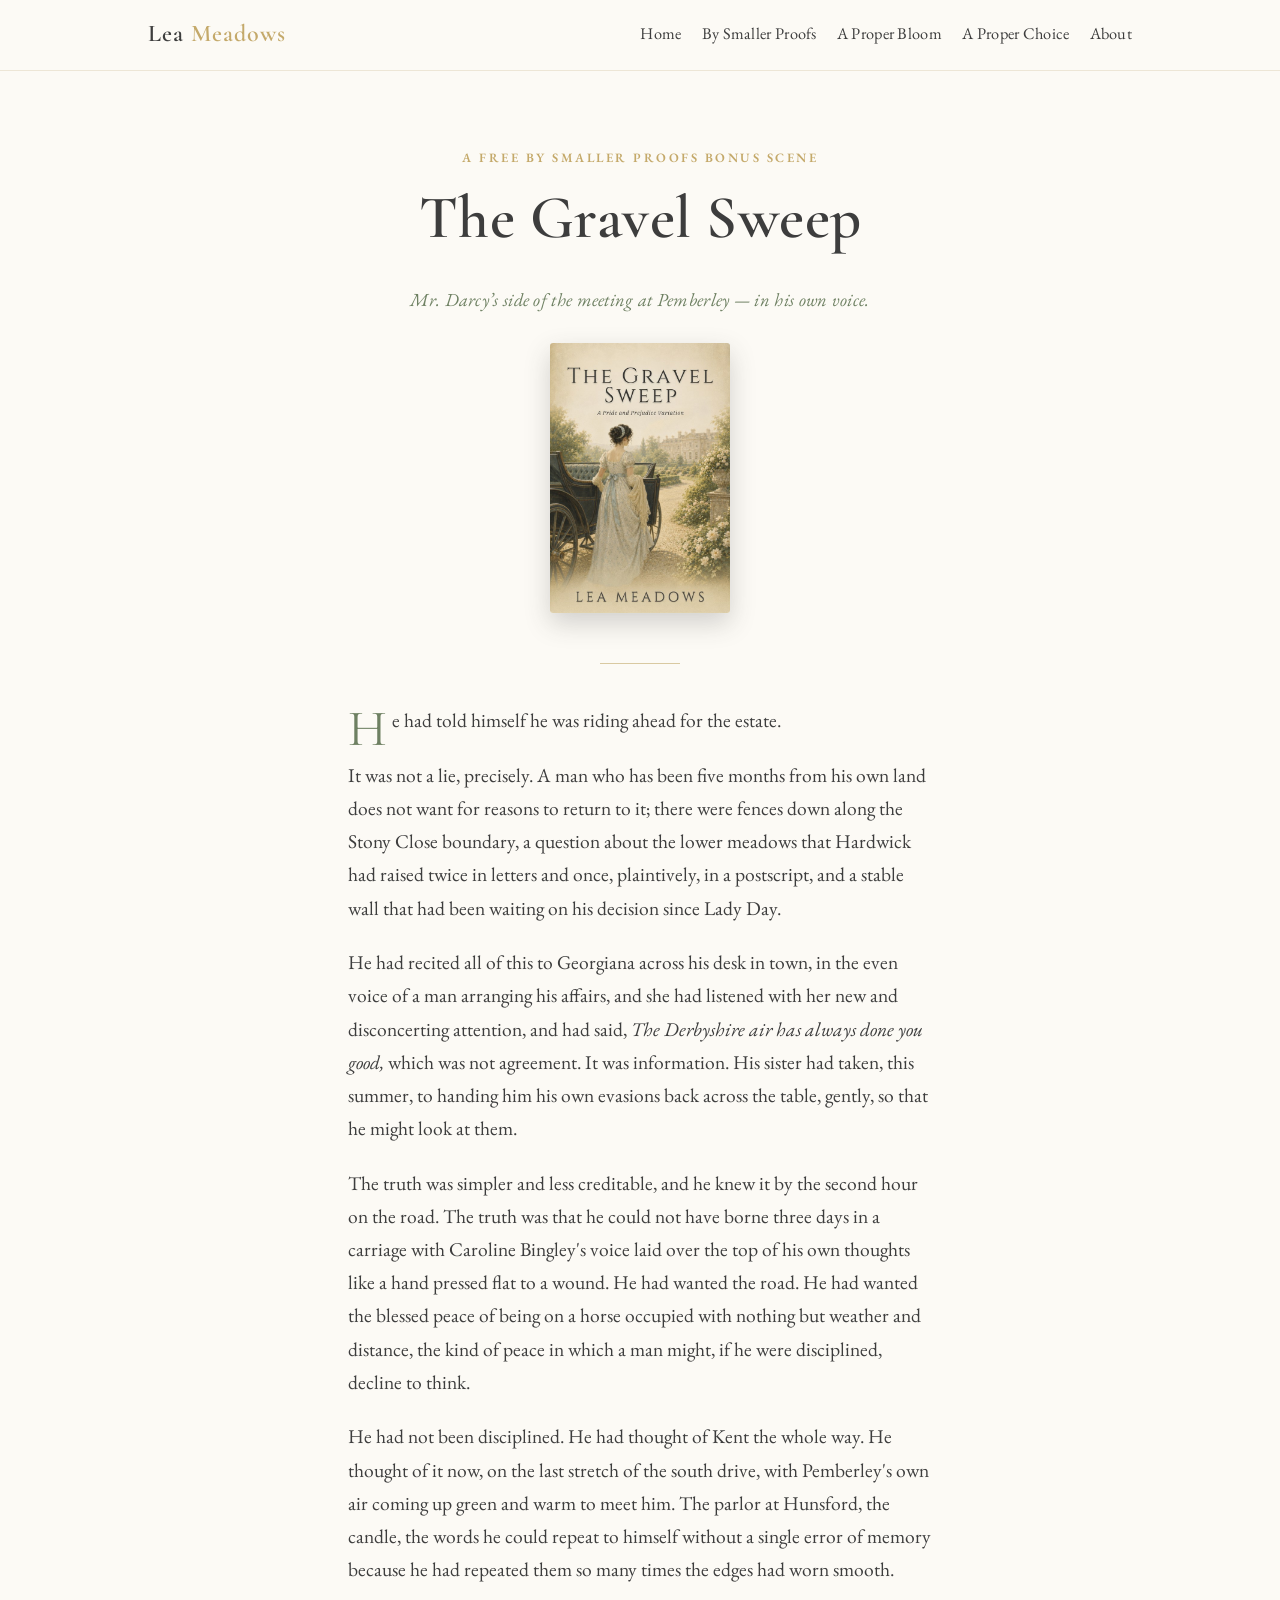
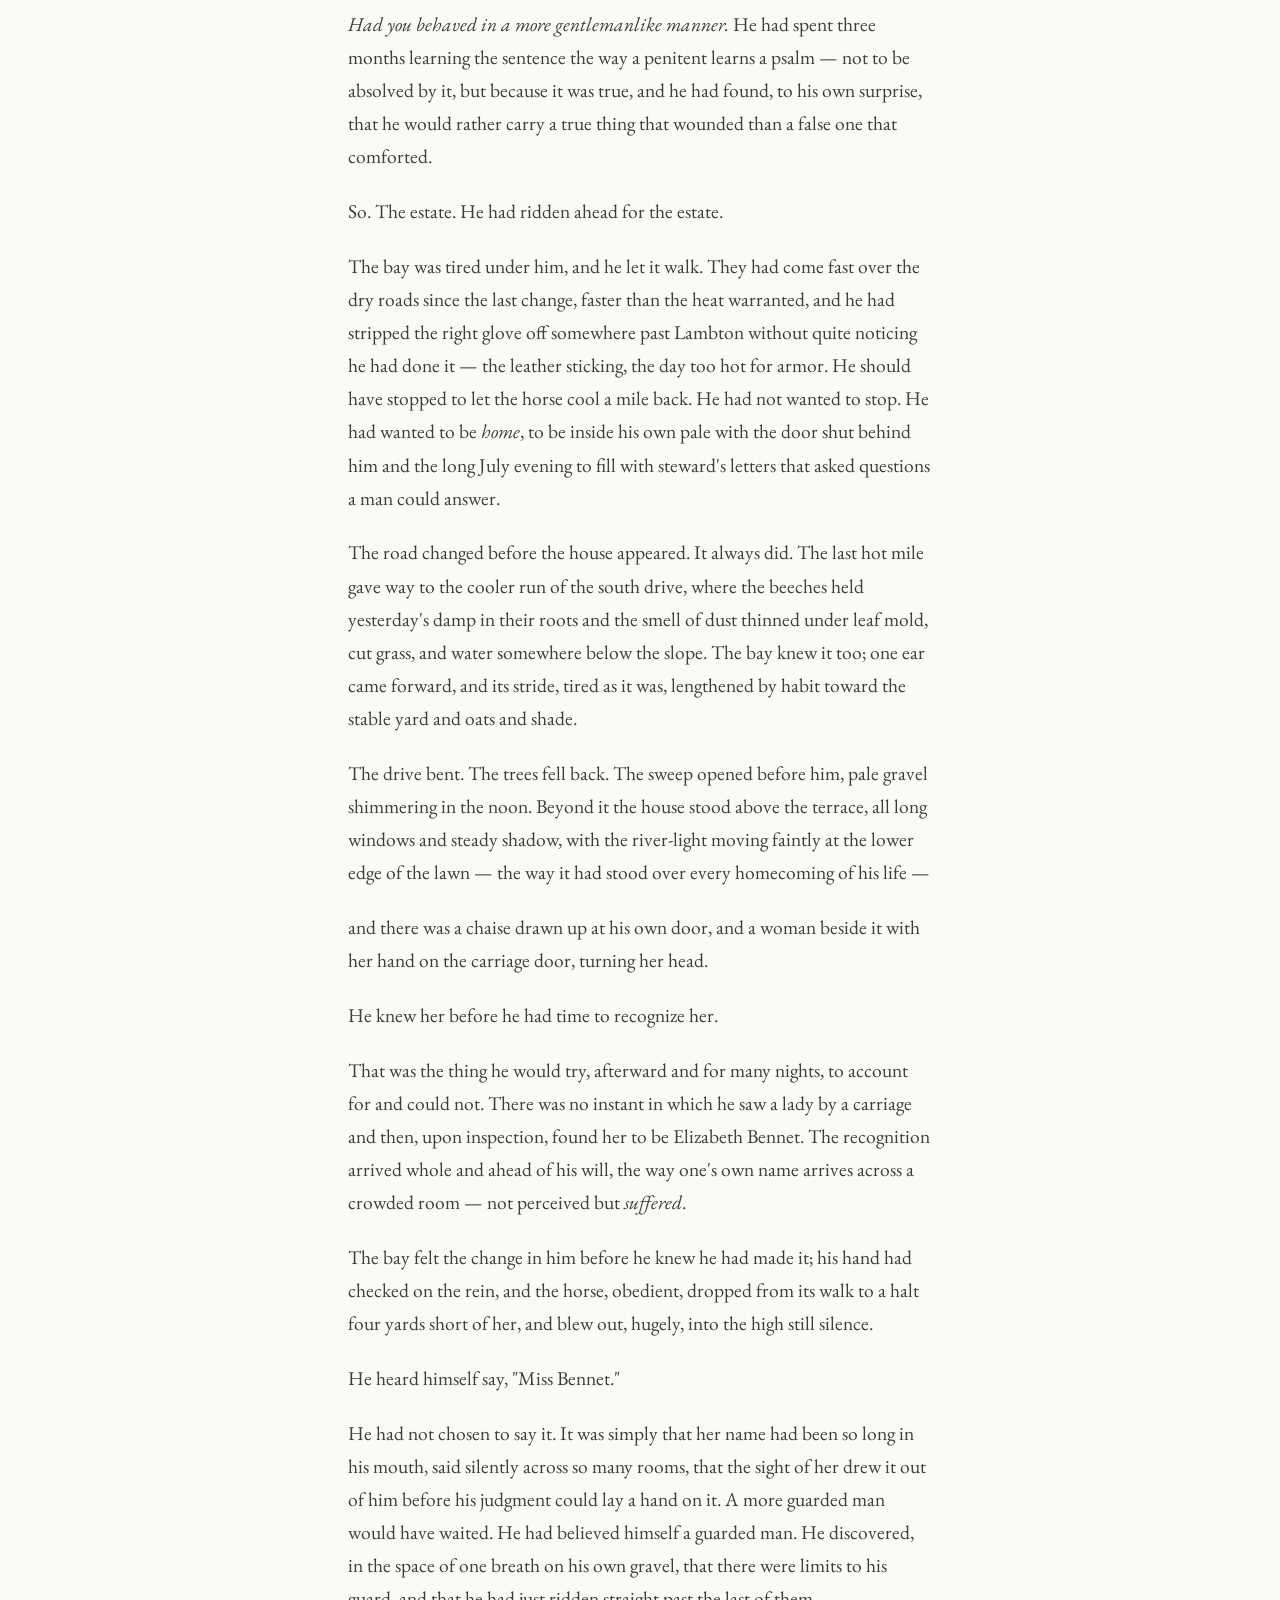
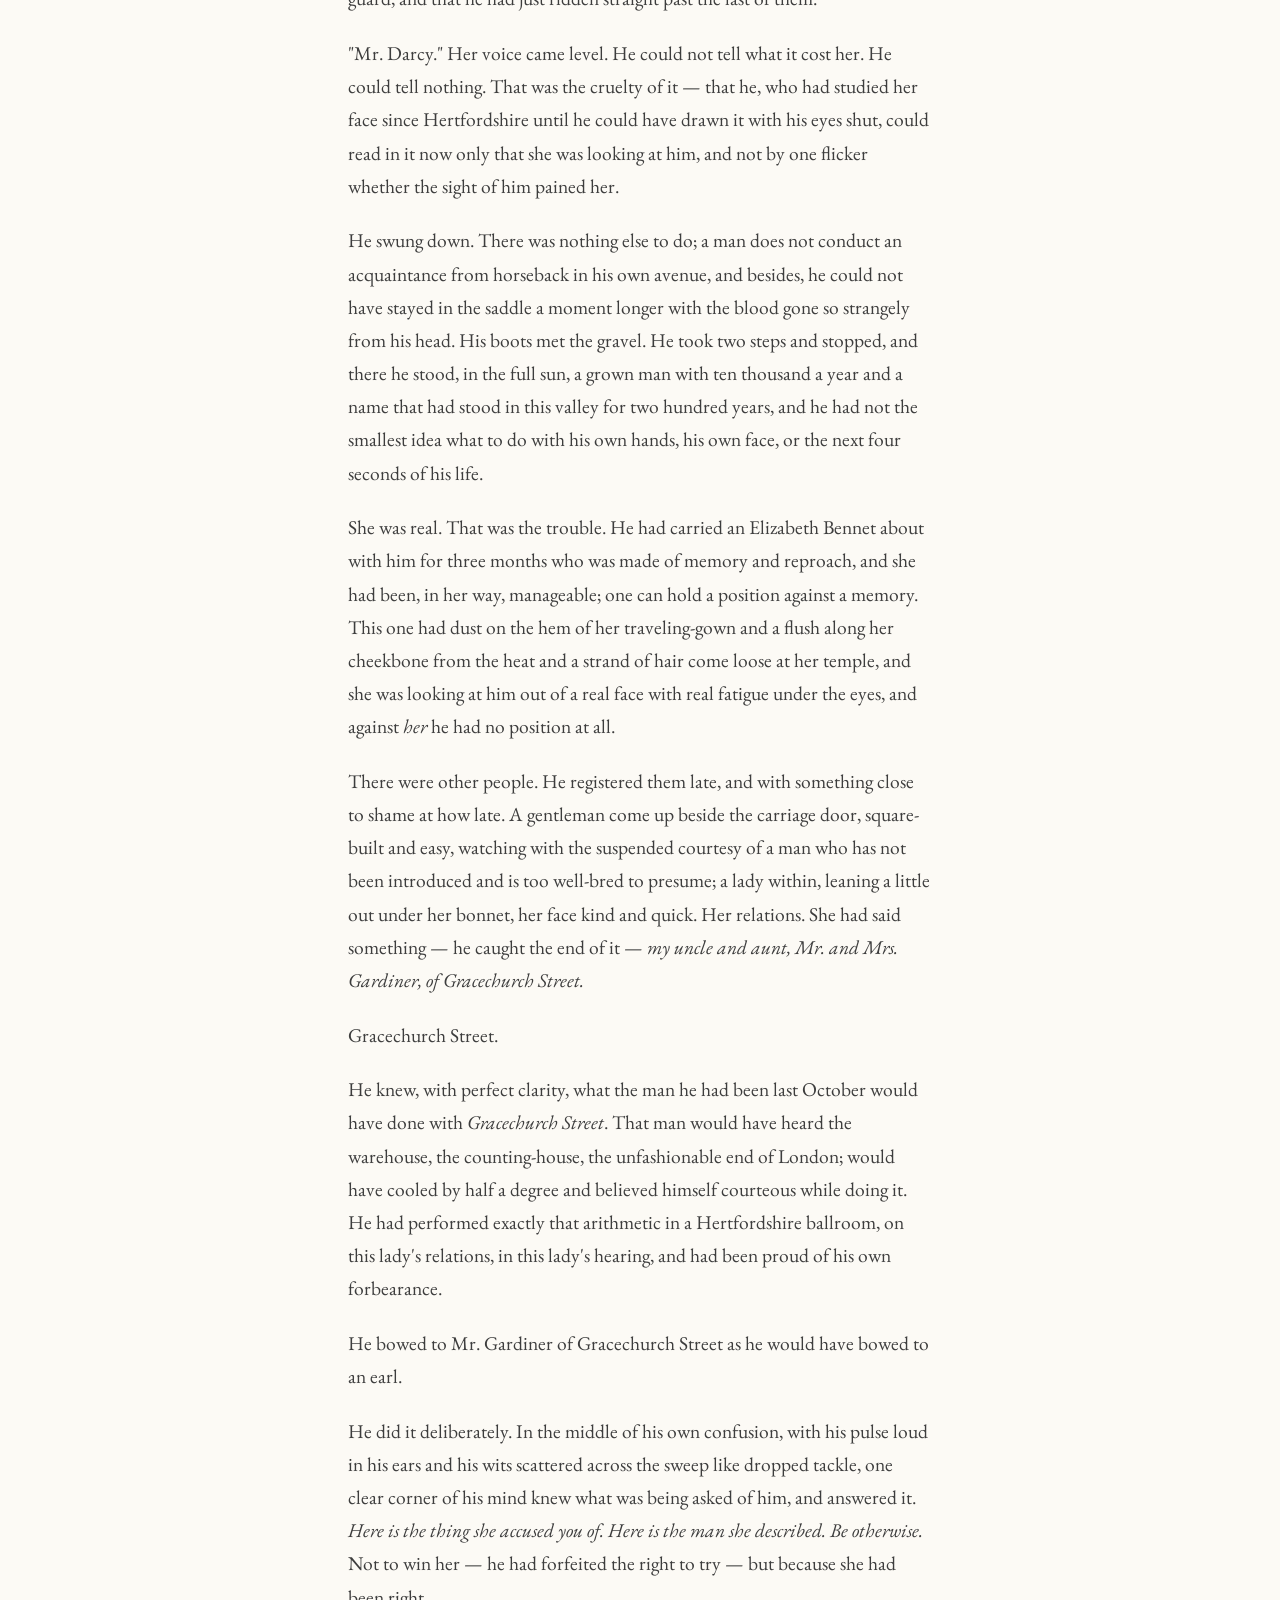
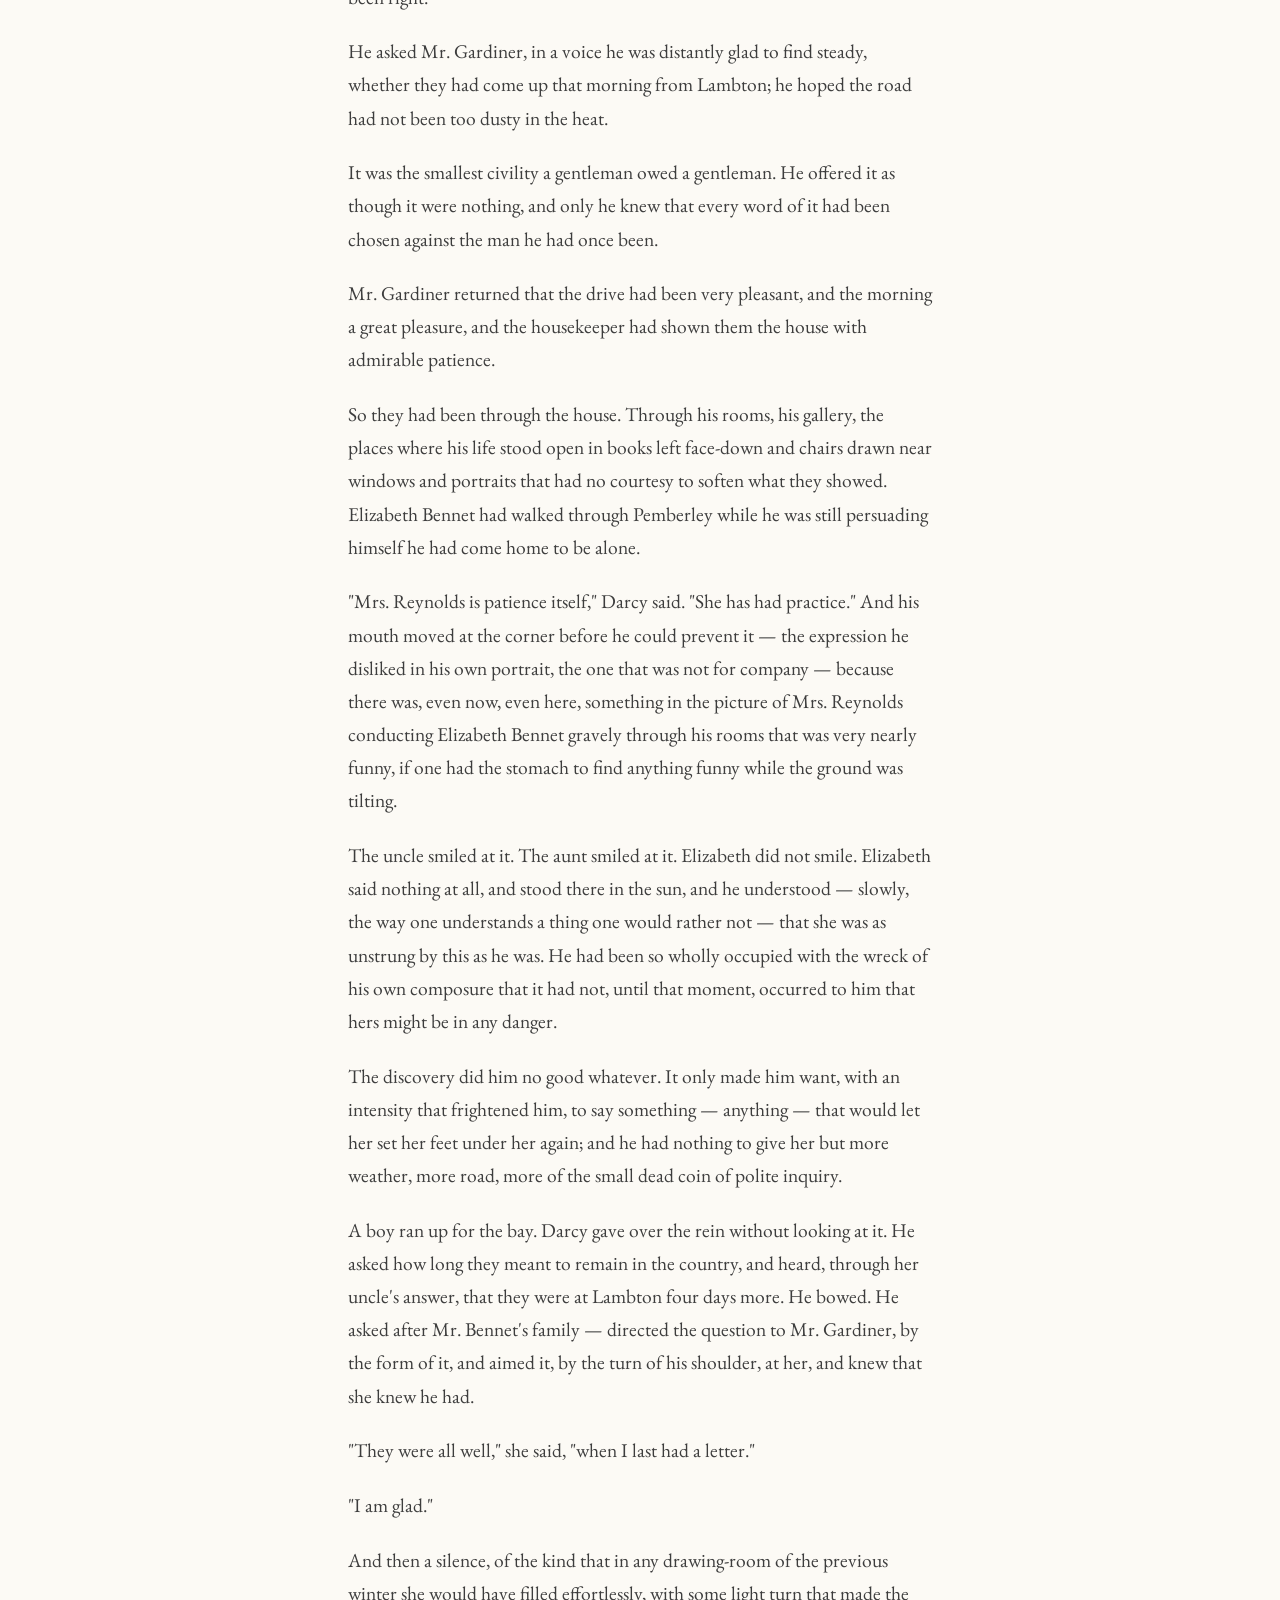
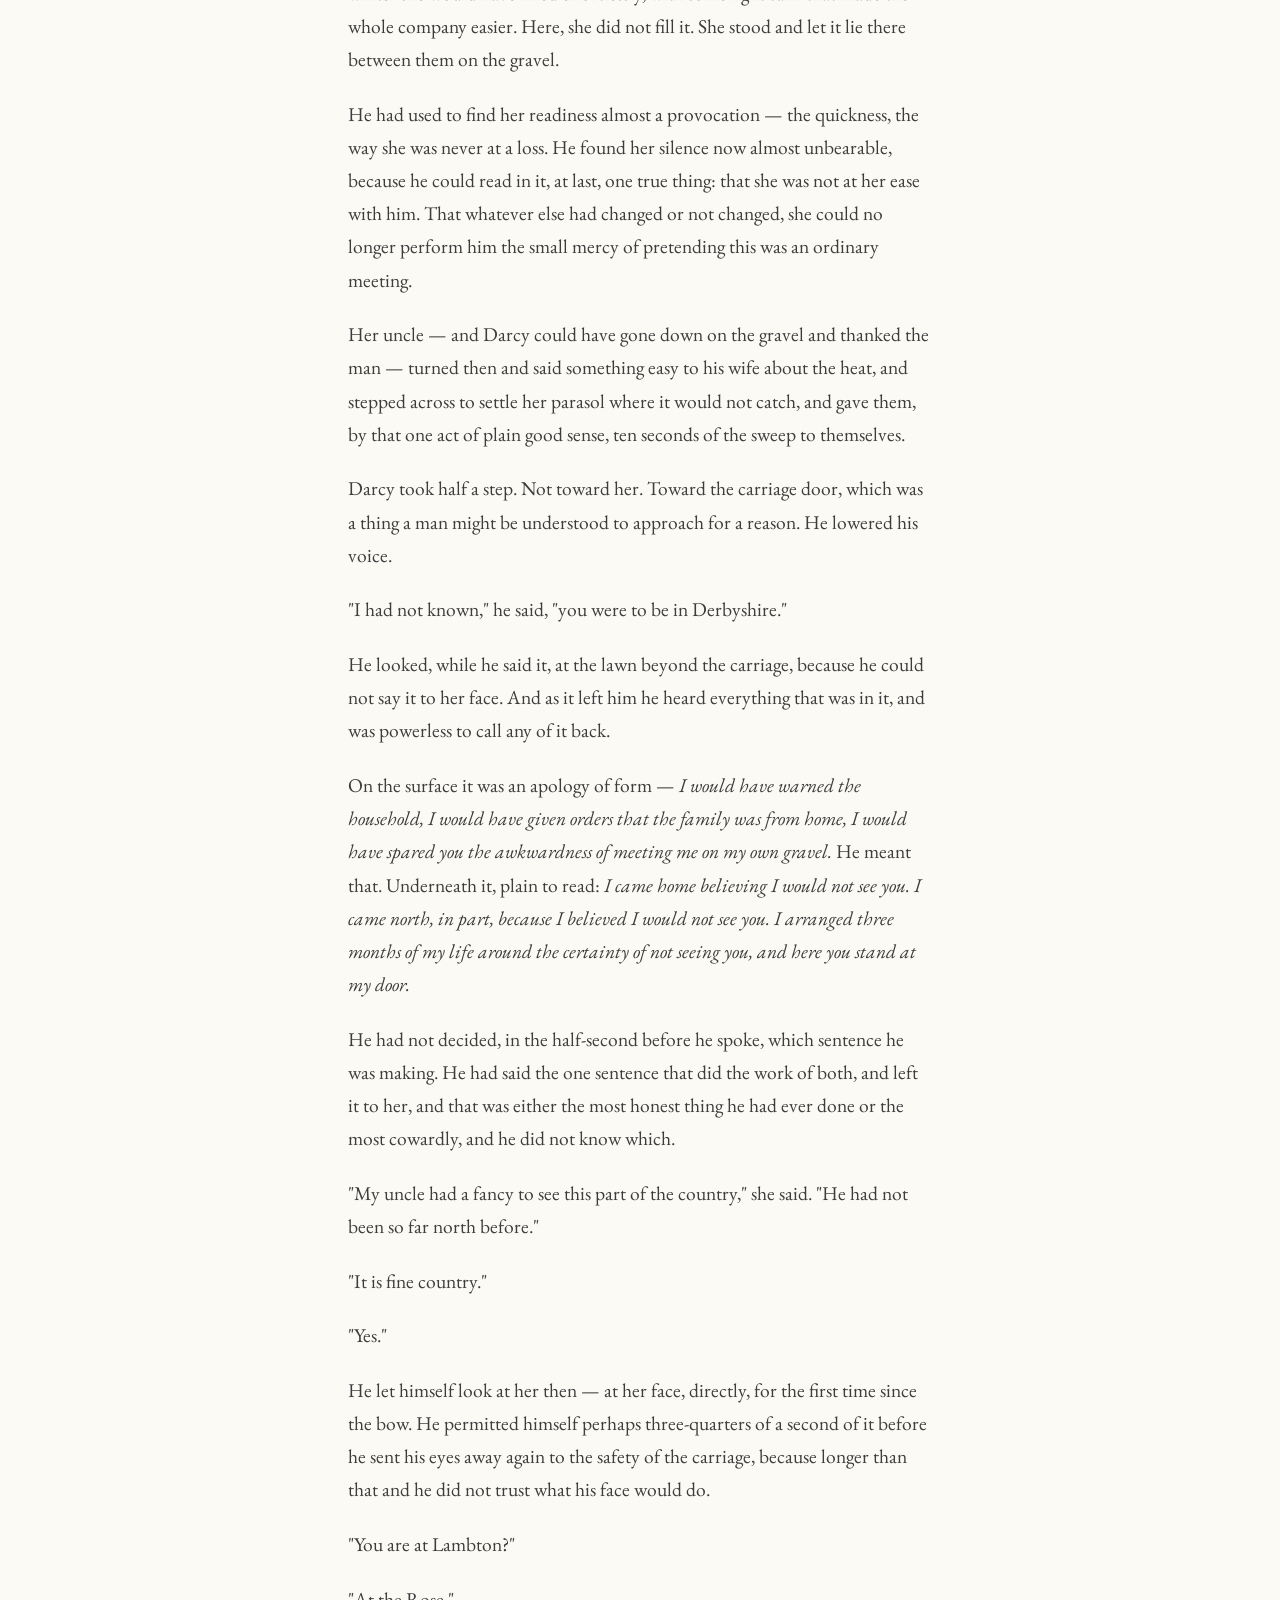
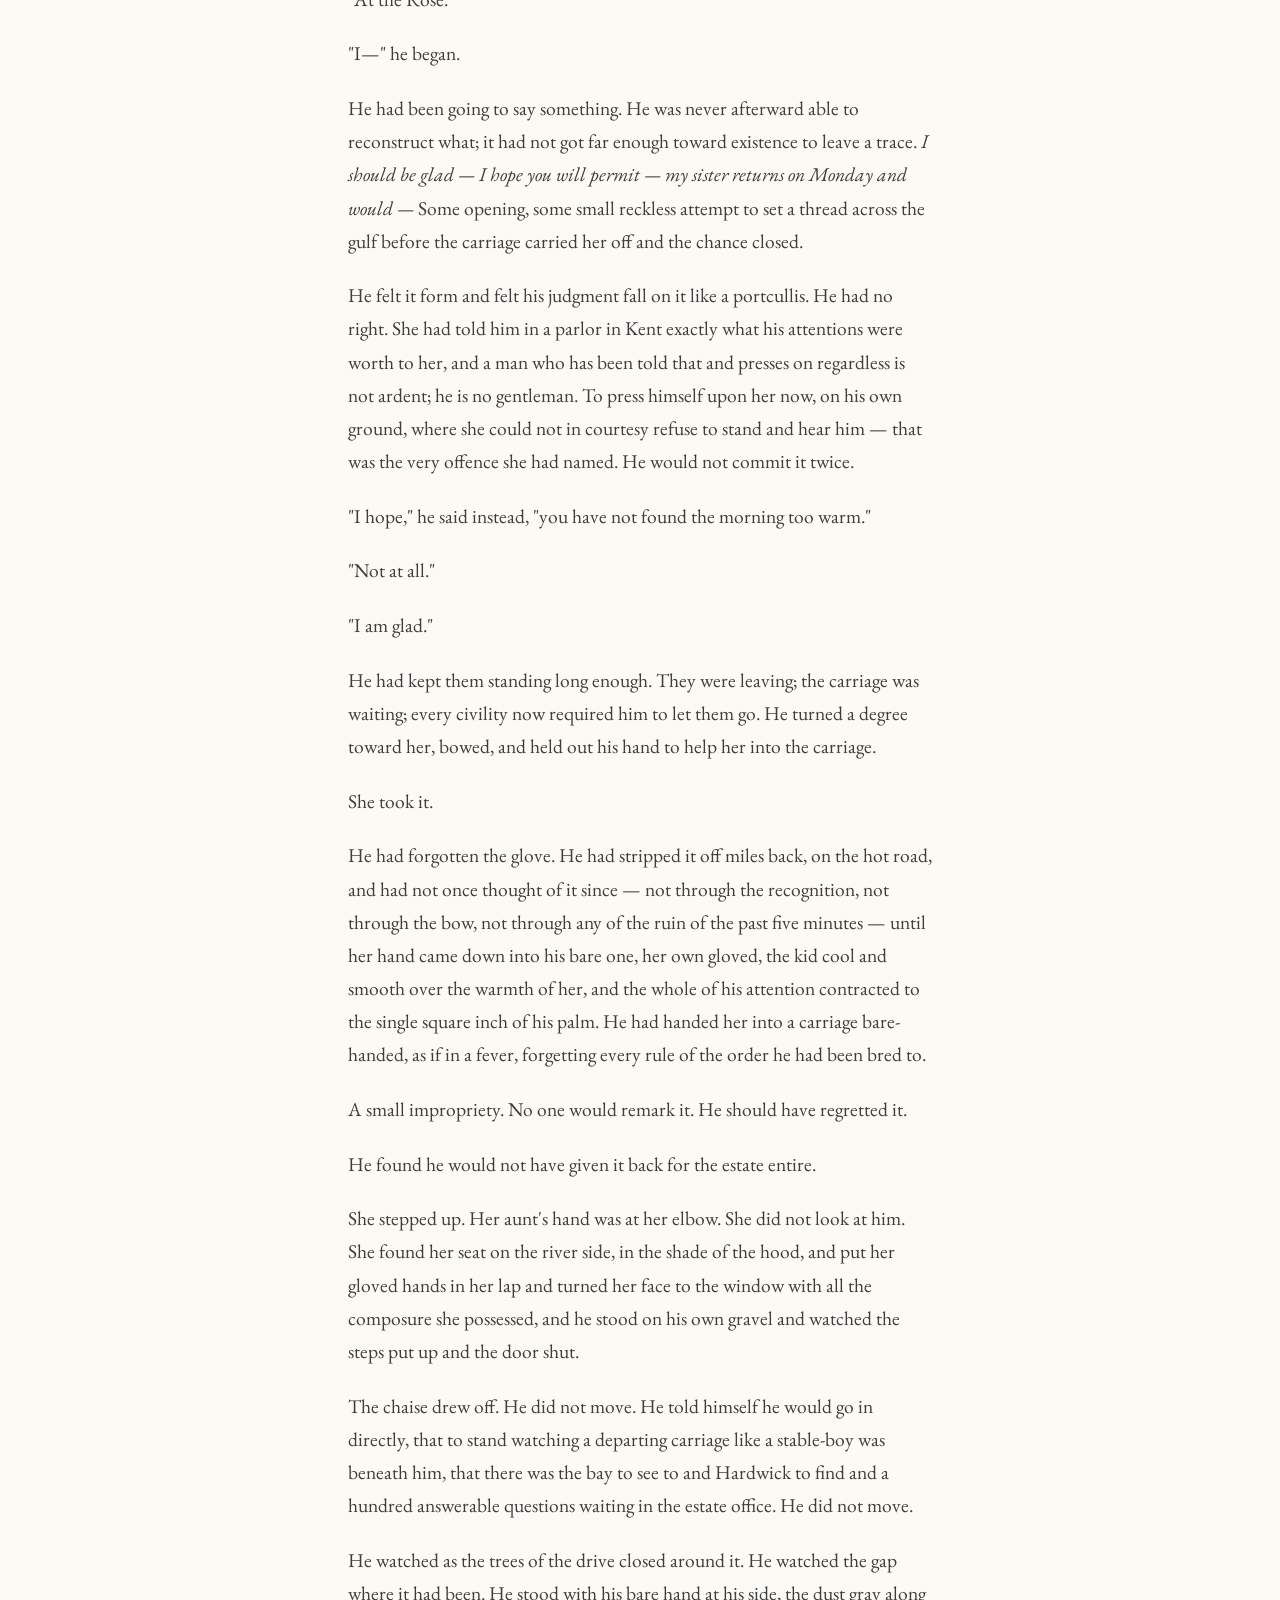
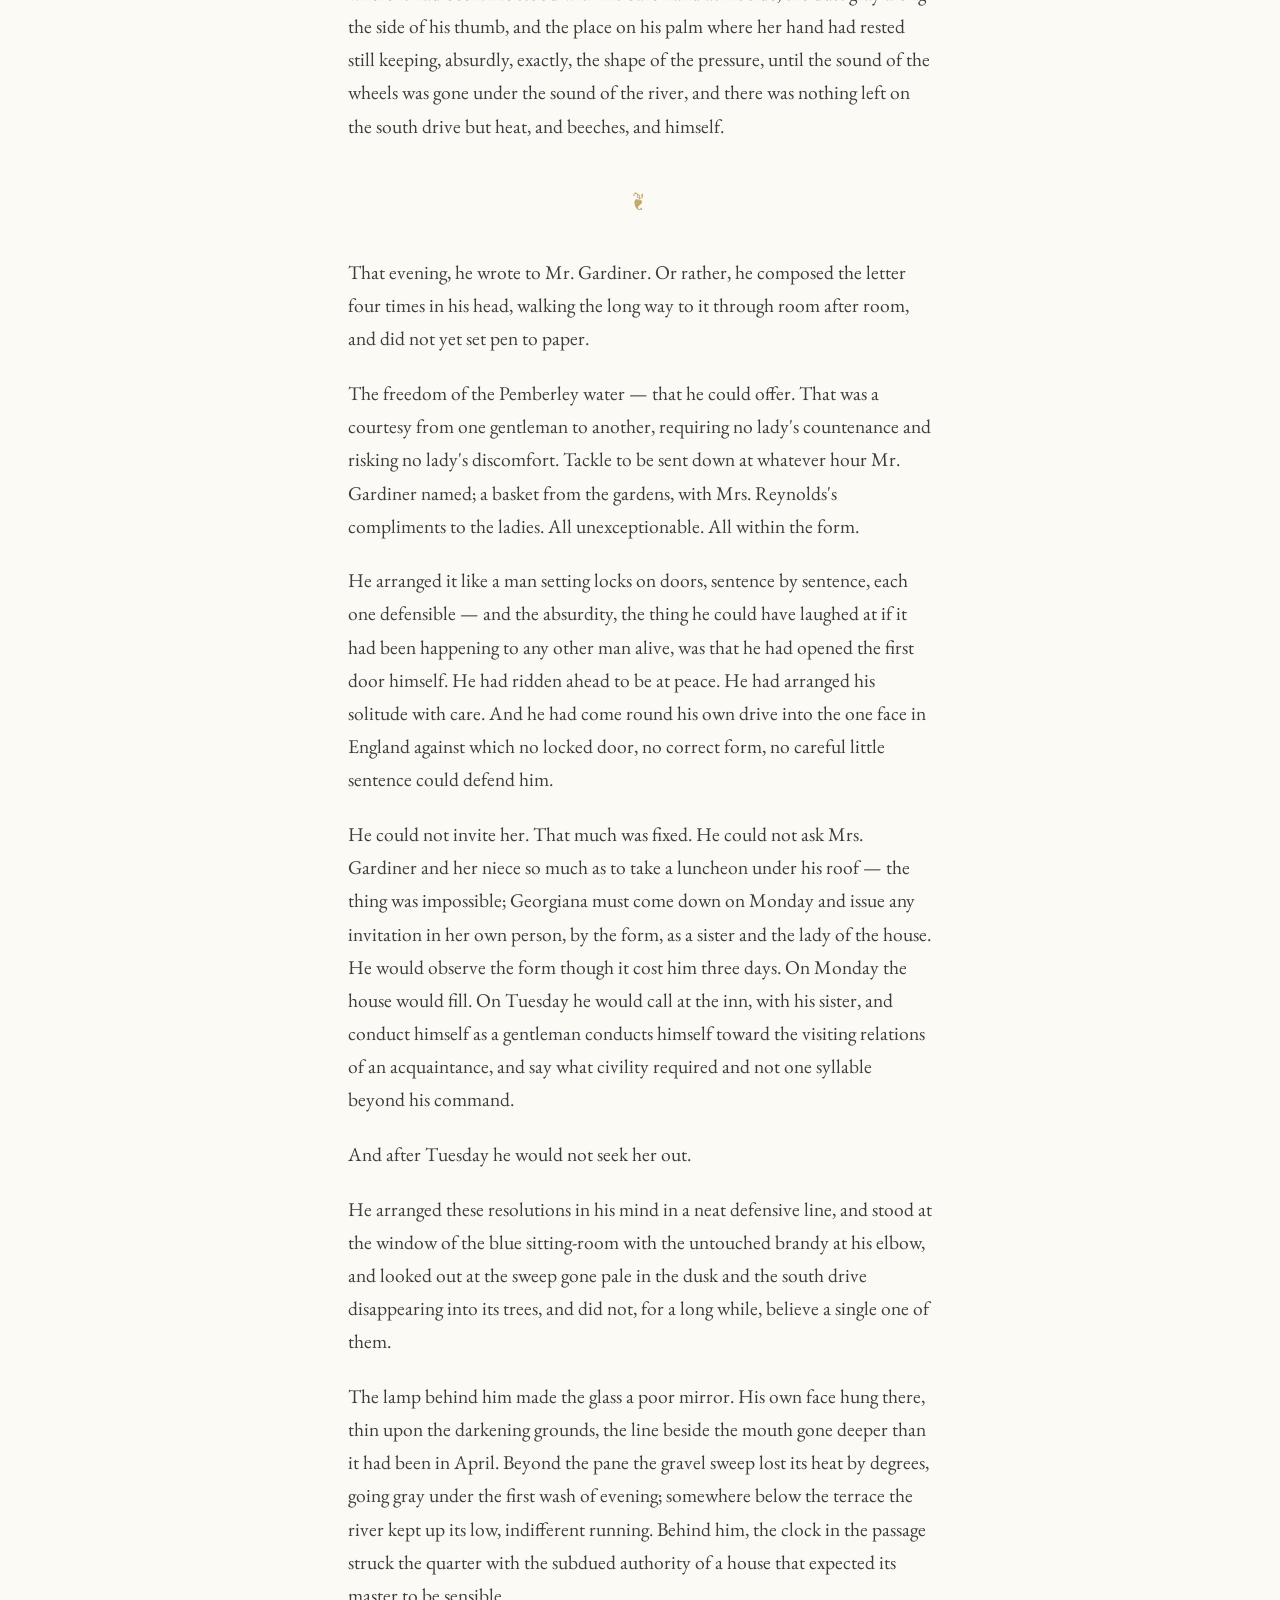
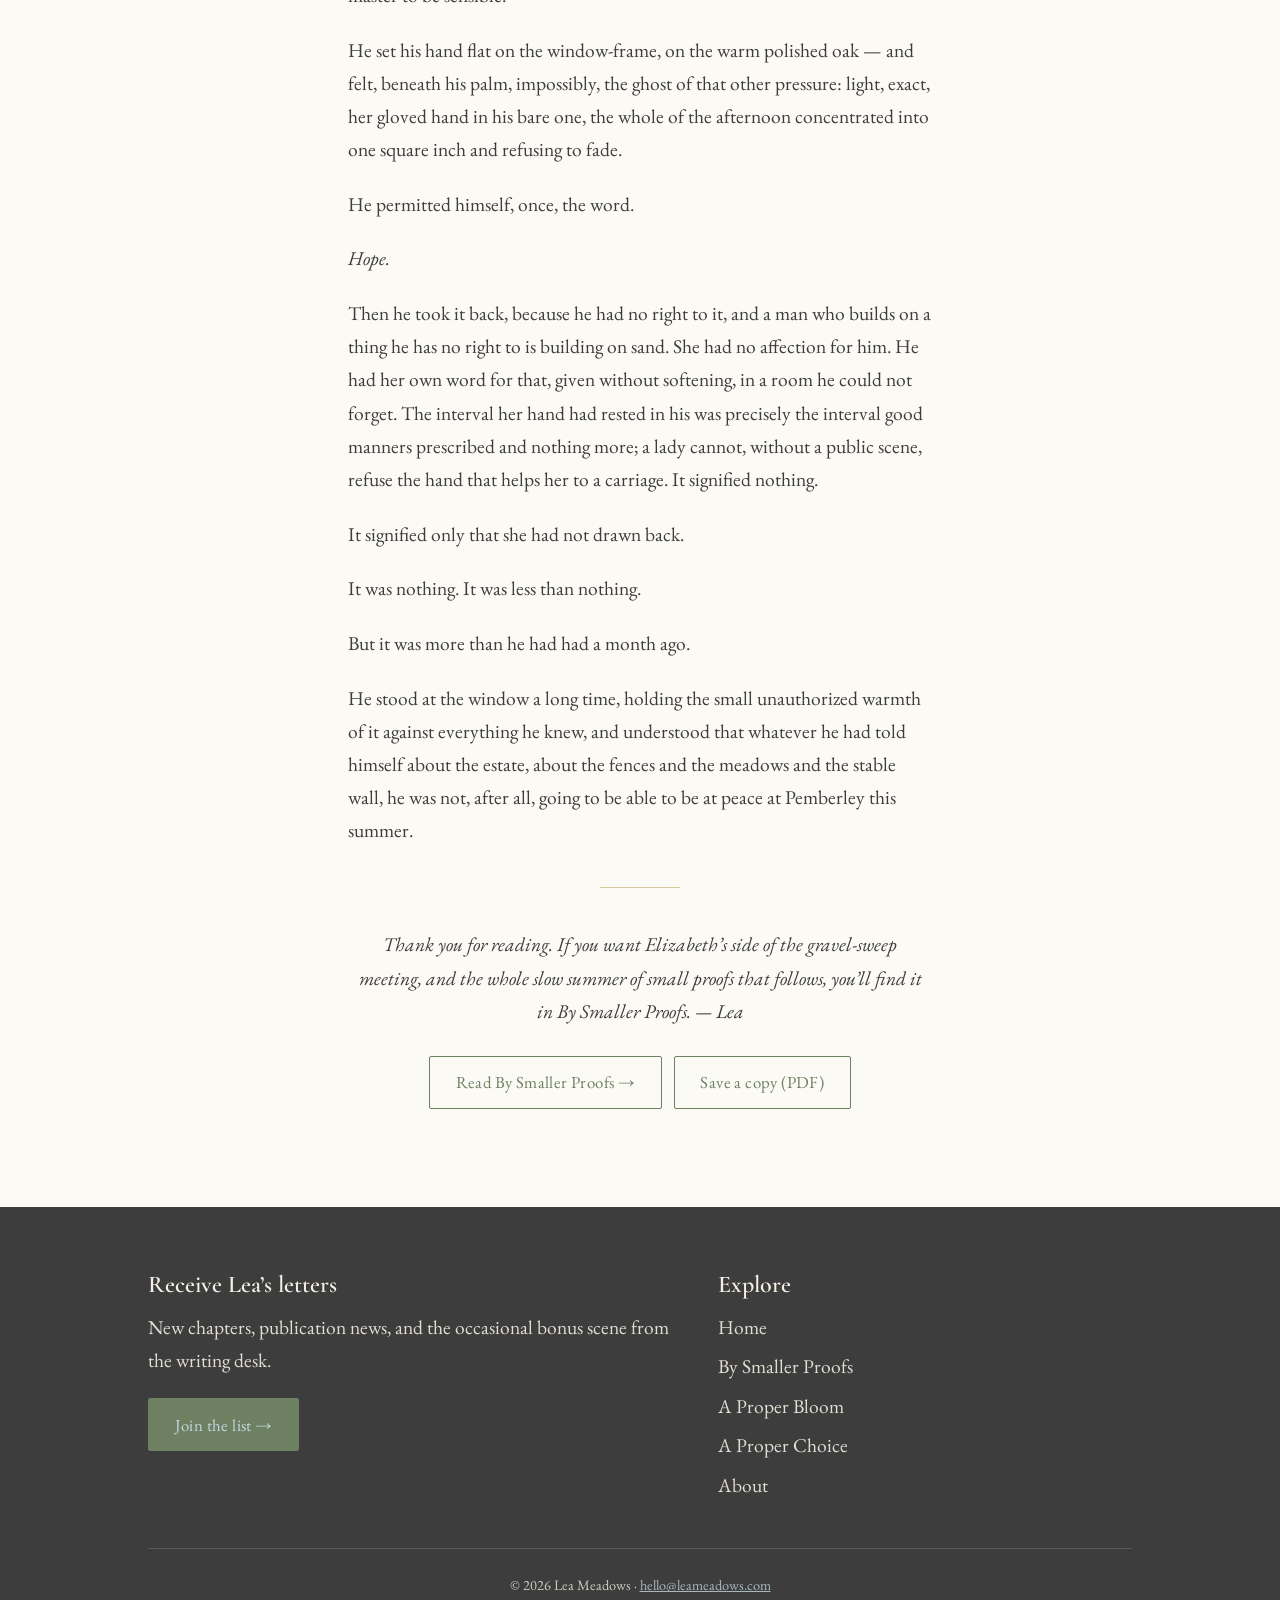
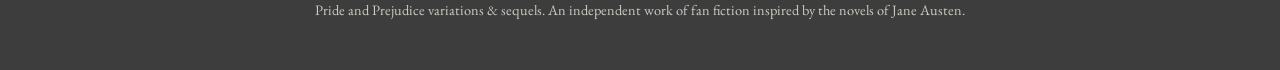
<file: gravel/index.html>
<!DOCTYPE html>
<html lang="en">
<head>
  <meta charset="utf-8">
  <meta name="viewport" content="width=device-width, initial-scale=1">
  <meta name="robots" content="noindex, nofollow">
  <title>The Gravel Sweep &mdash; Lea Meadows</title>
  <meta name="description" content="The Gravel Sweep — a free By Smaller Proofs bonus scene: Mr. Darcy's side of the gravel-sweep meeting at Pemberley. Darcy POV, ~4,000 words.">
  <link rel="preconnect" href="https://fonts.googleapis.com">
  <link rel="preconnect" href="https://fonts.gstatic.com" crossorigin>
  <link href="https://fonts.googleapis.com/css2?family=Cormorant+Garamond:ital,wght@0,500;0,600;1,500&family=EB+Garamond:ital,wght@0,400;0,600;1,400&display=swap" rel="stylesheet">
  <link rel="stylesheet" href="../css/style.css">
  <link rel="icon" href="/favicon.ico" sizes="any">
  <link rel="icon" type="image/svg+xml" href="/favicon.svg">
  <link rel="apple-touch-icon" href="/apple-touch-icon.png">
  <style>
    @media print {
      .site-header, .site-footer, .epilogue-actions { display: none !important; }
      .reading { max-width: none; }
    }
  </style>
</head>
<body>

  <header class="site-header">
    <nav class="nav">
      <a class="brand-mark" href="../index.html">Lea <span>Meadows</span></a>
      <div class="nav-links">
        <a href="../index.html">Home</a>
        <a href="../by-smaller-proofs.html">By Smaller Proofs</a>
        <a href="../a-proper-bloom.html">A Proper Bloom</a>
        <a href="../a-proper-choice.html">A Proper Choice</a>
        <a href="../about.html">About</a>
      </div>
    </nav>
  </header>

  <section style="background:var(--white);">
    <div class="reading wrap">
      <p class="series-label center">A free By Smaller Proofs bonus scene</p>
      <h1 class="center" style="margin-top:0;">The Gravel Sweep</h1>
      <p class="subtitle center">Mr. Darcy&rsquo;s side of the meeting at Pemberley &mdash; in his own voice.</p>

      <p class="center"><img src="../images/the-gravel-sweep.jpg" alt="The Gravel Sweep cover"
         style="width:180px; max-width:55%; border-radius:3px; box-shadow:0 10px 26px rgba(61,61,61,0.22); margin:0.5rem auto 0;"></p>

      <hr class="rule">

      <article>
      <p>He had told himself he was riding ahead for the estate.</p>
      <p>It was not a lie, precisely. A man who has been five months from his own land does not want for reasons to return to it; there were fences down along the Stony Close boundary, a question about the lower meadows that Hardwick had raised twice in letters and once, plaintively, in a postscript, and a stable wall that had been waiting on his decision since Lady Day.</p>
      <p>He had recited all of this to Georgiana across his desk in town, in the even voice of a man arranging his affairs, and she had listened with her new and disconcerting attention, and had said, <em>The Derbyshire air has always done you good,</em> which was not agreement. It was information. His sister had taken, this summer, to handing him his own evasions back across the table, gently, so that he might look at them.</p>
      <p>The truth was simpler and less creditable, and he knew it by the second hour on the road. The truth was that he could not have borne three days in a carriage with Caroline Bingley's voice laid over the top of his own thoughts like a hand pressed flat to a wound. He had wanted the road. He had wanted the blessed peace of being on a horse occupied with nothing but weather and distance, the kind of peace in which a man might, if he were disciplined, decline to think.</p>
      <p>He had not been disciplined. He had thought of Kent the whole way. He thought of it now, on the last stretch of the south drive, with Pemberley's own air coming up green and warm to meet him. The parlor at Hunsford, the candle, the words he could repeat to himself without a single error of memory because he had repeated them so many times the edges had worn smooth.</p>
      <p><em>Had you behaved in a more gentlemanlike manner.</em> He had spent three months learning the sentence the way a penitent learns a psalm &mdash; not to be absolved by it, but because it was true, and he had found, to his own surprise, that he would rather carry a true thing that wounded than a false one that comforted.</p>
      <p>So. The estate. He had ridden ahead for the estate.</p>
      <p>The bay was tired under him, and he let it walk. They had come fast over the dry roads since the last change, faster than the heat warranted, and he had stripped the right glove off somewhere past Lambton without quite noticing he had done it &mdash; the leather sticking, the day too hot for armor. He should have stopped to let the horse cool a mile back. He had not wanted to stop. He had wanted to be <em>home</em>, to be inside his own pale with the door shut behind him and the long July evening to fill with steward's letters that asked questions a man could answer.</p>
      <p>The road changed before the house appeared. It always did. The last hot mile gave way to the cooler run of the south drive, where the beeches held yesterday's damp in their roots and the smell of dust thinned under leaf mold, cut grass, and water somewhere below the slope. The bay knew it too; one ear came forward, and its stride, tired as it was, lengthened by habit toward the stable yard and oats and shade.</p>
      <p>The drive bent. The trees fell back. The sweep opened before him, pale gravel shimmering in the noon. Beyond it the house stood above the terrace, all long windows and steady shadow, with the river-light moving faintly at the lower edge of the lawn &mdash; the way it had stood over every homecoming of his life &mdash;</p>
      <p>and there was a chaise drawn up at his own door, and a woman beside it with her hand on the carriage door, turning her head.</p>
      <p>He knew her before he had time to recognize her.</p>
      <p>That was the thing he would try, afterward and for many nights, to account for and could not. There was no instant in which he saw a lady by a carriage and then, upon inspection, found her to be Elizabeth Bennet. The recognition arrived whole and ahead of his will, the way one's own name arrives across a crowded room &mdash; not perceived but <em>suffered</em>.</p>
      <p>The bay felt the change in him before he knew he had made it; his hand had checked on the rein, and the horse, obedient, dropped from its walk to a halt four yards short of her, and blew out, hugely, into the high still silence.</p>
      <p>He heard himself say, "Miss Bennet."</p>
      <p>He had not chosen to say it. It was simply that her name had been so long in his mouth, said silently across so many rooms, that the sight of her drew it out of him before his judgment could lay a hand on it. A more guarded man would have waited. He had believed himself a guarded man. He discovered, in the space of one breath on his own gravel, that there were limits to his guard, and that he had just ridden straight past the last of them.</p>
      <p>"Mr. Darcy." Her voice came level. He could not tell what it cost her. He could tell nothing. That was the cruelty of it &mdash; that he, who had studied her face since Hertfordshire until he could have drawn it with his eyes shut, could read in it now only that she was looking at him, and not by one flicker whether the sight of him pained her.</p>
      <p>He swung down. There was nothing else to do; a man does not conduct an acquaintance from horseback in his own avenue, and besides, he could not have stayed in the saddle a moment longer with the blood gone so strangely from his head. His boots met the gravel. He took two steps and stopped, and there he stood, in the full sun, a grown man with ten thousand a year and a name that had stood in this valley for two hundred years, and he had not the smallest idea what to do with his own hands, his own face, or the next four seconds of his life.</p>
      <p>She was real. That was the trouble. He had carried an Elizabeth Bennet about with him for three months who was made of memory and reproach, and she had been, in her way, manageable; one can hold a position against a memory. This one had dust on the hem of her traveling-gown and a flush along her cheekbone from the heat and a strand of hair come loose at her temple, and she was looking at him out of a real face with real fatigue under the eyes, and against <em>her</em> he had no position at all.</p>
      <p>There were other people. He registered them late, and with something close to shame at how late. A gentleman come up beside the carriage door, square-built and easy, watching with the suspended courtesy of a man who has not been introduced and is too well-bred to presume; a lady within, leaning a little out under her bonnet, her face kind and quick. Her relations. She had said something &mdash; he caught the end of it &mdash; <em>my uncle and aunt, Mr. and Mrs. Gardiner, of Gracechurch Street.</em></p>
      <p>Gracechurch Street.</p>
      <p>He knew, with perfect clarity, what the man he had been last October would have done with <em>Gracechurch Street</em>. That man would have heard the warehouse, the counting-house, the unfashionable end of London; would have cooled by half a degree and believed himself courteous while doing it. He had performed exactly that arithmetic in a Hertfordshire ballroom, on this lady's relations, in this lady's hearing, and had been proud of his own forbearance.</p>
      <p>He bowed to Mr. Gardiner of Gracechurch Street as he would have bowed to an earl.</p>
      <p>He did it deliberately. In the middle of his own confusion, with his pulse loud in his ears and his wits scattered across the sweep like dropped tackle, one clear corner of his mind knew what was being asked of him, and answered it. <em>Here is the thing she accused you of. Here is the man she described. Be otherwise.</em> Not to win her &mdash; he had forfeited the right to try &mdash; but because she had been right.</p>
      <p>He asked Mr. Gardiner, in a voice he was distantly glad to find steady, whether they had come up that morning from Lambton; he hoped the road had not been too dusty in the heat.</p>
      <p>It was the smallest civility a gentleman owed a gentleman. He offered it as though it were nothing, and only he knew that every word of it had been chosen against the man he had once been.</p>
      <p>Mr. Gardiner returned that the drive had been very pleasant, and the morning a great pleasure, and the housekeeper had shown them the house with admirable patience.</p>
      <p>So they had been through the house. Through his rooms, his gallery, the places where his life stood open in books left face-down and chairs drawn near windows and portraits that had no courtesy to soften what they showed. Elizabeth Bennet had walked through Pemberley while he was still persuading himself he had come home to be alone.</p>
      <p>"Mrs. Reynolds is patience itself," Darcy said. "She has had practice." And his mouth moved at the corner before he could prevent it &mdash; the expression he disliked in his own portrait, the one that was not for company &mdash; because there was, even now, even here, something in the picture of Mrs. Reynolds conducting Elizabeth Bennet gravely through his rooms that was very nearly funny, if one had the stomach to find anything funny while the ground was tilting.</p>
      <p>The uncle smiled at it. The aunt smiled at it. Elizabeth did not smile. Elizabeth said nothing at all, and stood there in the sun, and he understood &mdash; slowly, the way one understands a thing one would rather not &mdash; that she was as unstrung by this as he was. He had been so wholly occupied with the wreck of his own composure that it had not, until that moment, occurred to him that hers might be in any danger.</p>
      <p>The discovery did him no good whatever. It only made him want, with an intensity that frightened him, to say something &mdash; anything &mdash; that would let her set her feet under her again; and he had nothing to give her but more weather, more road, more of the small dead coin of polite inquiry.</p>
      <p>A boy ran up for the bay. Darcy gave over the rein without looking at it. He asked how long they meant to remain in the country, and heard, through her uncle's answer, that they were at Lambton four days more. He bowed. He asked after Mr. Bennet's family &mdash; directed the question to Mr. Gardiner, by the form of it, and aimed it, by the turn of his shoulder, at her, and knew that she knew he had.</p>
      <p>"They were all well," she said, "when I last had a letter."</p>
      <p>"I am glad."</p>
      <p>And then a silence, of the kind that in any drawing-room of the previous winter she would have filled effortlessly, with some light turn that made the whole company easier. Here, she did not fill it. She stood and let it lie there between them on the gravel.</p>
      <p>He had used to find her readiness almost a provocation &mdash; the quickness, the way she was never at a loss. He found her silence now almost unbearable, because he could read in it, at last, one true thing: that she was not at her ease with him. That whatever else had changed or not changed, she could no longer perform him the small mercy of pretending this was an ordinary meeting.</p>
      <p>Her uncle &mdash; and Darcy could have gone down on the gravel and thanked the man &mdash; turned then and said something easy to his wife about the heat, and stepped across to settle her parasol where it would not catch, and gave them, by that one act of plain good sense, ten seconds of the sweep to themselves.</p>
      <p>Darcy took half a step. Not toward her. Toward the carriage door, which was a thing a man might be understood to approach for a reason. He lowered his voice.</p>
      <p>"I had not known," he said, "you were to be in Derbyshire."</p>
      <p>He looked, while he said it, at the lawn beyond the carriage, because he could not say it to her face. And as it left him he heard everything that was in it, and was powerless to call any of it back.</p>
      <p>On the surface it was an apology of form &mdash; <em>I would have warned the household, I would have given orders that the family was from home, I would have spared you the awkwardness of meeting me on my own gravel.</em> He meant that. Underneath it, plain to read: <em>I came home believing I would not see you. I came north, in part, because I believed I would not see you. I arranged three months of my life around the certainty of not seeing you, and here you stand at my door.</em></p>
      <p>He had not decided, in the half-second before he spoke, which sentence he was making. He had said the one sentence that did the work of both, and left it to her, and that was either the most honest thing he had ever done or the most cowardly, and he did not know which.</p>
      <p>"My uncle had a fancy to see this part of the country," she said. "He had not been so far north before."</p>
      <p>"It is fine country."</p>
      <p>"Yes."</p>
      <p>He let himself look at her then &mdash; at her face, directly, for the first time since the bow. He permitted himself perhaps three-quarters of a second of it before he sent his eyes away again to the safety of the carriage, because longer than that and he did not trust what his face would do.</p>
      <p>"You are at Lambton?"</p>
      <p>"At the Rose."</p>
      <p>"I&mdash;" he began.</p>
      <p>He had been going to say something. He was never afterward able to reconstruct what; it had not got far enough toward existence to leave a trace. <em>I should be glad &mdash; I hope you will permit &mdash; my sister returns on Monday and would &mdash;</em> Some opening, some small reckless attempt to set a thread across the gulf before the carriage carried her off and the chance closed.</p>
      <p>He felt it form and felt his judgment fall on it like a portcullis. He had no right. She had told him in a parlor in Kent exactly what his attentions were worth to her, and a man who has been told that and presses on regardless is not ardent; he is no gentleman. To press himself upon her now, on his own ground, where she could not in courtesy refuse to stand and hear him &mdash; that was the very offence she had named. He would not commit it twice.</p>
      <p>"I hope," he said instead, "you have not found the morning too warm."</p>
      <p>"Not at all."</p>
      <p>"I am glad."</p>
      <p>He had kept them standing long enough. They were leaving; the carriage was waiting; every civility now required him to let them go. He turned a degree toward her, bowed, and held out his hand to help her into the carriage.</p>
      <p>She took it.</p>
      <p>He had forgotten the glove. He had stripped it off miles back, on the hot road, and had not once thought of it since &mdash; not through the recognition, not through the bow, not through any of the ruin of the past five minutes &mdash; until her hand came down into his bare one, her own gloved, the kid cool and smooth over the warmth of her, and the whole of his attention contracted to the single square inch of his palm. He had handed her into a carriage bare-handed, as if in a fever, forgetting every rule of the order he had been bred to.</p>
      <p>A small impropriety. No one would remark it. He should have regretted it.</p>
      <p>He found he would not have given it back for the estate entire.</p>
      <p>She stepped up. Her aunt's hand was at her elbow. She did not look at him. She found her seat on the river side, in the shade of the hood, and put her gloved hands in her lap and turned her face to the window with all the composure she possessed, and he stood on his own gravel and watched the steps put up and the door shut.</p>
      <p>The chaise drew off. He did not move. He told himself he would go in directly, that to stand watching a departing carriage like a stable-boy was beneath him, that there was the bay to see to and Hardwick to find and a hundred answerable questions waiting in the estate office. He did not move.</p>
      <p>He watched as the trees of the drive closed around it. He watched the gap where it had been. He stood with his bare hand at his side, the dust gray along the side of his thumb, and the place on his palm where her hand had rested still keeping, absurdly, exactly, the shape of the pressure, until the sound of the wheels was gone under the sound of the river, and there was nothing left on the south drive but heat, and beeches, and himself.</p>
      <div class="chapter-break">&#10086;</div>
      <p>That evening, he wrote to Mr. Gardiner. Or rather, he composed the letter four times in his head, walking the long way to it through room after room, and did not yet set pen to paper.</p>
      <p>The freedom of the Pemberley water &mdash; that he could offer. That was a courtesy from one gentleman to another, requiring no lady's countenance and risking no lady's discomfort. Tackle to be sent down at whatever hour Mr. Gardiner named; a basket from the gardens, with Mrs. Reynolds's compliments to the ladies. All unexceptionable. All within the form.</p>
      <p>He arranged it like a man setting locks on doors, sentence by sentence, each one defensible &mdash; and the absurdity, the thing he could have laughed at if it had been happening to any other man alive, was that he had opened the first door himself. He had ridden ahead to be at peace. He had arranged his solitude with care. And he had come round his own drive into the one face in England against which no locked door, no correct form, no careful little sentence could defend him.</p>
      <p>He could not invite her. That much was fixed. He could not ask Mrs. Gardiner and her niece so much as to take a luncheon under his roof &mdash; the thing was impossible; Georgiana must come down on Monday and issue any invitation in her own person, by the form, as a sister and the lady of the house. He would observe the form though it cost him three days. On Monday the house would fill. On Tuesday he would call at the inn, with his sister, and conduct himself as a gentleman conducts himself toward the visiting relations of an acquaintance, and say what civility required and not one syllable beyond his command.</p>
      <p>And after Tuesday he would not seek her out.</p>
      <p>He arranged these resolutions in his mind in a neat defensive line, and stood at the window of the blue sitting-room with the untouched brandy at his elbow, and looked out at the sweep gone pale in the dusk and the south drive disappearing into its trees, and did not, for a long while, believe a single one of them.</p>
      <p>The lamp behind him made the glass a poor mirror. His own face hung there, thin upon the darkening grounds, the line beside the mouth gone deeper than it had been in April. Beyond the pane the gravel sweep lost its heat by degrees, going gray under the first wash of evening; somewhere below the terrace the river kept up its low, indifferent running. Behind him, the clock in the passage struck the quarter with the subdued authority of a house that expected its master to be sensible.</p>
      <p>He set his hand flat on the window-frame, on the warm polished oak &mdash; and felt, beneath his palm, impossibly, the ghost of that other pressure: light, exact, her gloved hand in his bare one, the whole of the afternoon concentrated into one square inch and refusing to fade.</p>
      <p>He permitted himself, once, the word.</p>
      <p><em>Hope.</em></p>
      <p>Then he took it back, because he had no right to it, and a man who builds on a thing he has no right to is building on sand. She had no affection for him. He had her own word for that, given without softening, in a room he could not forget. The interval her hand had rested in his was precisely the interval good manners prescribed and nothing more; a lady cannot, without a public scene, refuse the hand that helps her to a carriage. It signified nothing.</p>
      <p>It signified only that she had not drawn back.</p>
      <p>It was nothing. It was less than nothing.</p>
      <p>But it was more than he had had a month ago.</p>
      <p>He stood at the window a long time, holding the small unauthorized warmth of it against everything he knew, and understood that whatever he had told himself about the estate, about the fences and the meadows and the stable wall, he was not, after all, going to be able to be at peace at Pemberley this summer.</p>
      </article>

      <hr class="rule">
      <p style="font-style:italic; text-align:center; max-width:580px; margin:0 auto;">Thank you for reading. If you want Elizabeth&rsquo;s side of the gravel-sweep meeting, and the whole slow summer of small proofs that follows, you&rsquo;ll find it in <em>By Smaller Proofs</em>. &mdash; Lea</p>

      <p class="center epilogue-actions" style="margin-top:1.75rem;">
        <a class="btn btn-outline" href="../by-smaller-proofs.html">Read By Smaller Proofs &rarr;</a>
        &nbsp;
        <a class="btn btn-outline" href="the-gravel-sweep.pdf" download>Save a copy (PDF)</a>
      </p>
    </div>
  </section>

  <footer class="site-footer">
    <div class="wrap">
      <div class="footer-grid">
        <div class="footer-signup">
          <h3 style="color:var(--cream);">Receive Lea&rsquo;s letters</h3>
          <p style="opacity:0.9;">New chapters, publication news, and the occasional bonus scene from the writing desk.</p>
          <a class="btn btn-primary" href="../index.html#join">Join the list &rarr;</a>
        </div>
        <nav class="footer-nav" aria-label="Footer">
          <h3 style="color:var(--cream);">Explore</h3>
          <a href="../index.html">Home</a>
          <a href="../by-smaller-proofs.html">By Smaller Proofs</a>
          <a href="../a-proper-bloom.html">A Proper Bloom</a>
          <a href="../a-proper-choice.html">A Proper Choice</a>
          <a href="../about.html">About</a>
        </nav>
      </div>
      <div class="footer-base">
        <p>&copy; 2026 Lea Meadows &middot; <a href="mailto:hello@leameadows.com">hello@leameadows.com</a><br>
        Pride and Prejudice variations &amp; sequels. An independent work of fan fiction inspired by the novels of Jane Austen.</p>
      </div>
    </div>
  </footer>

</body>
</html>
</file>
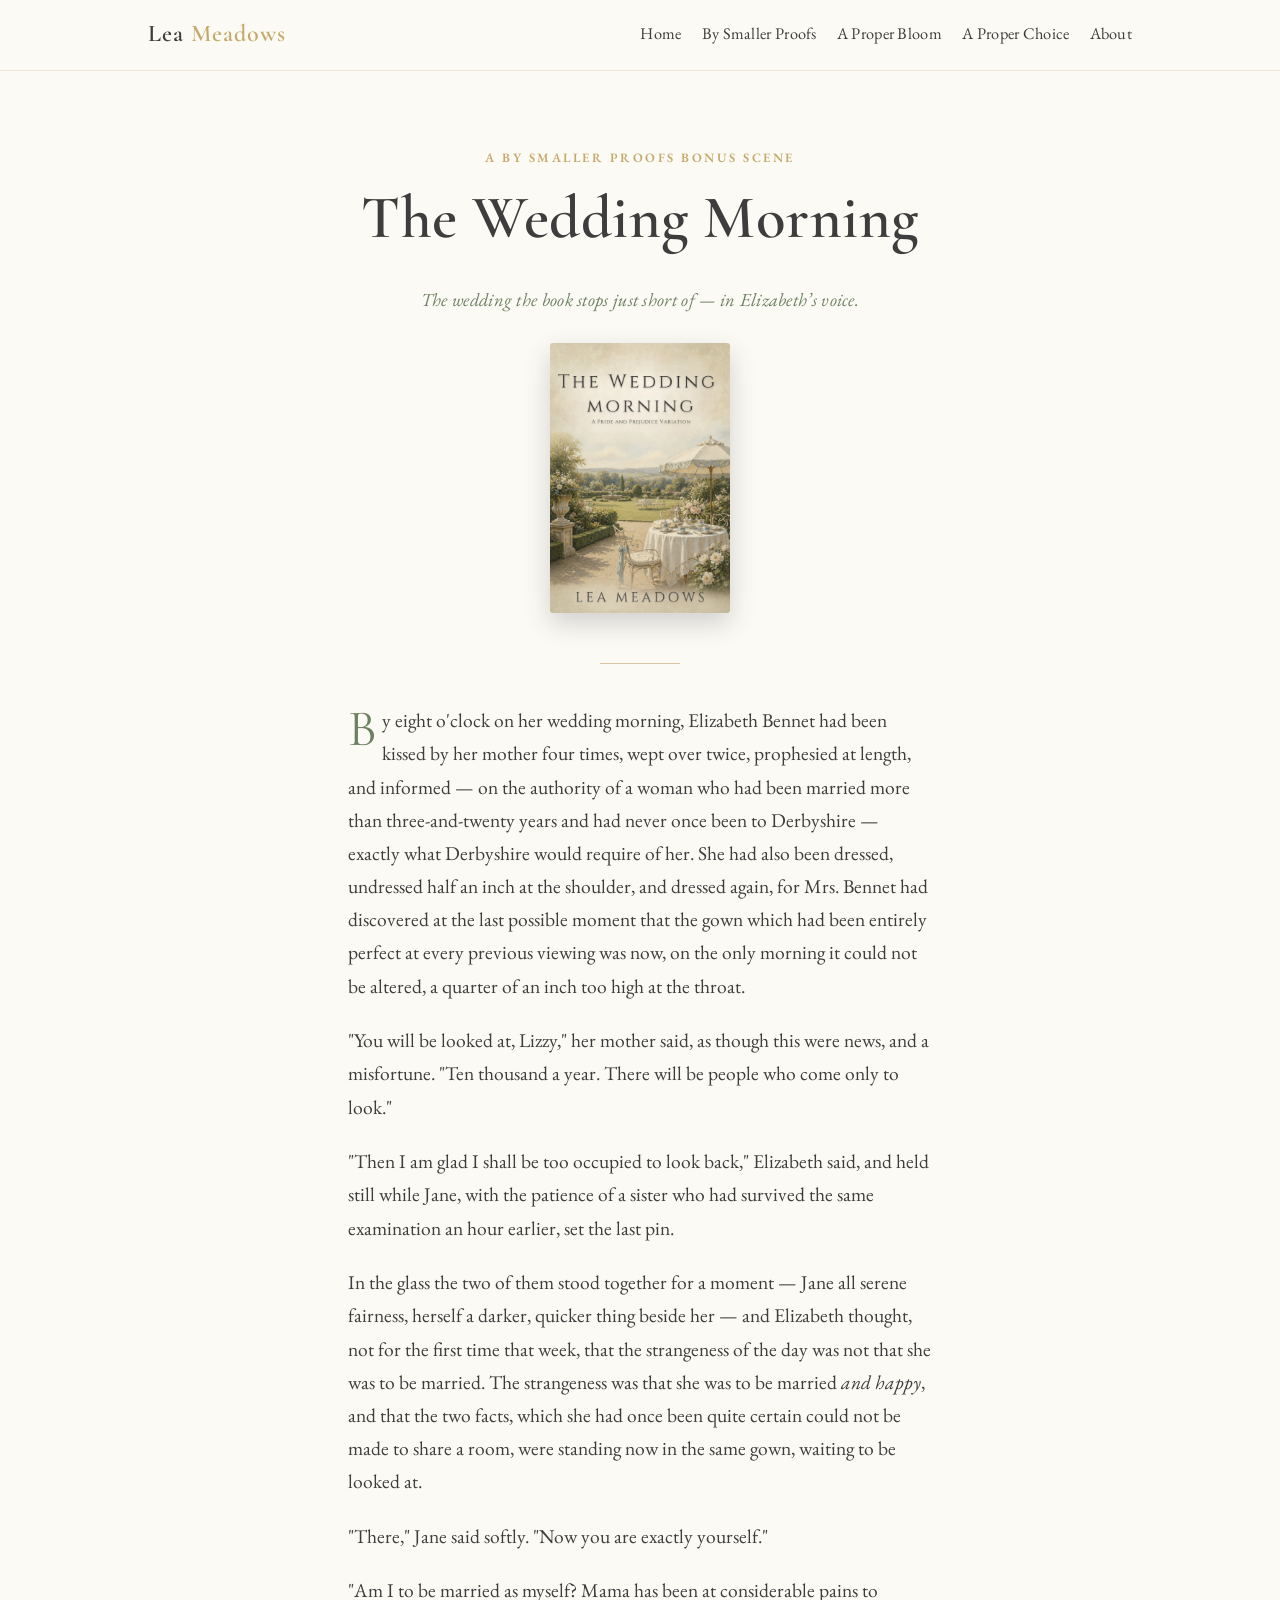
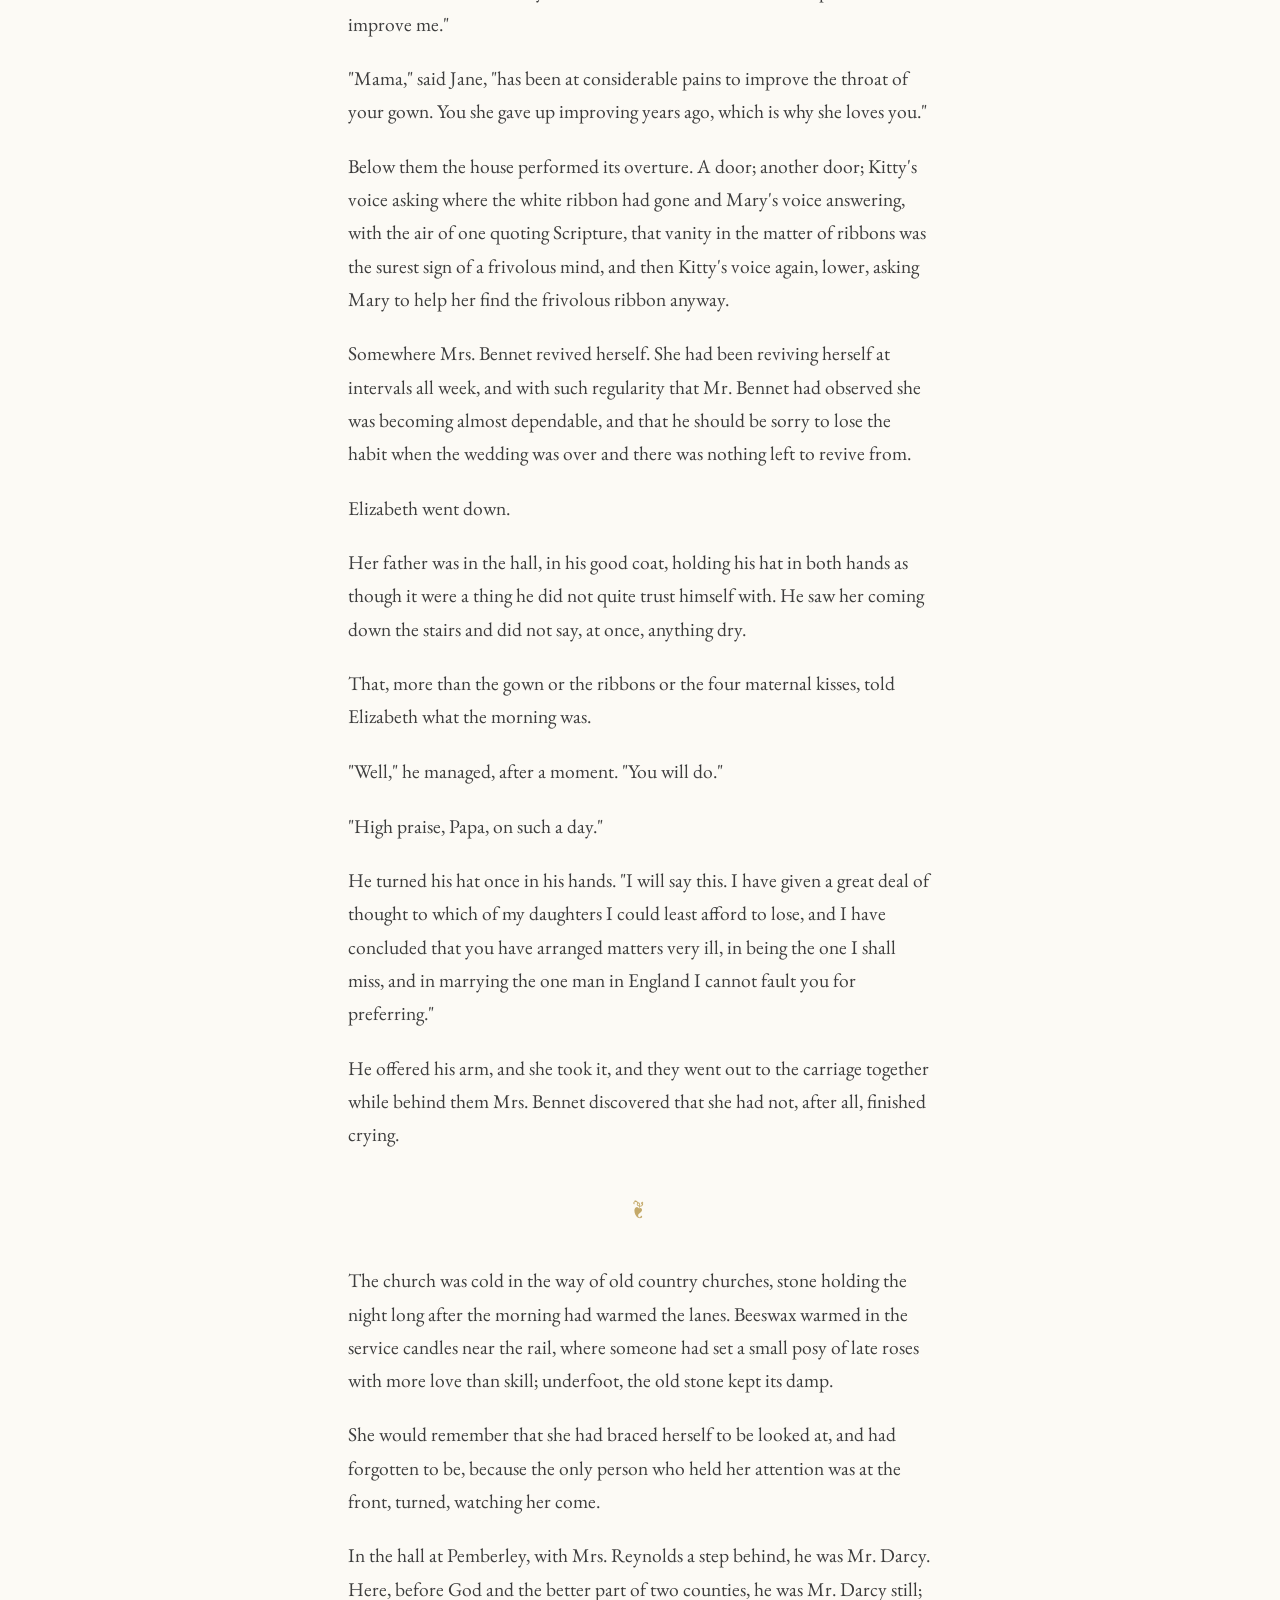
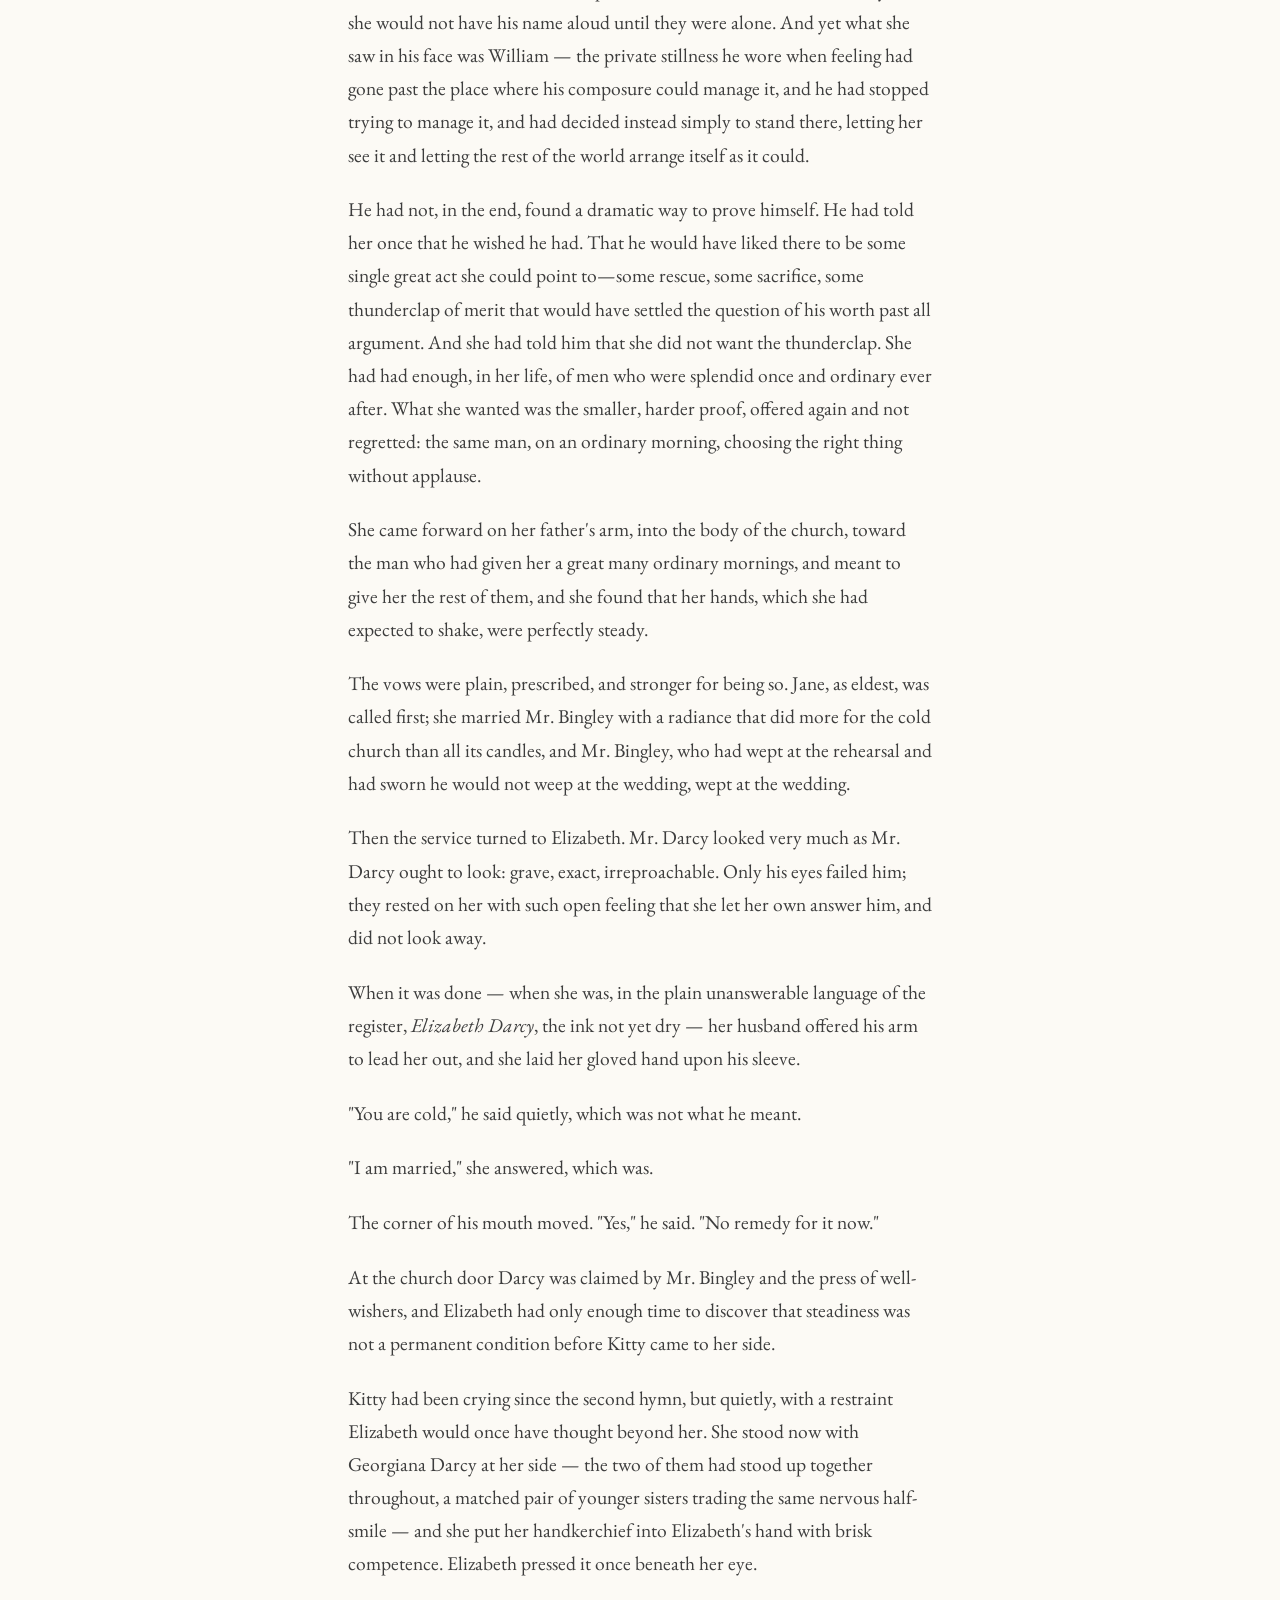
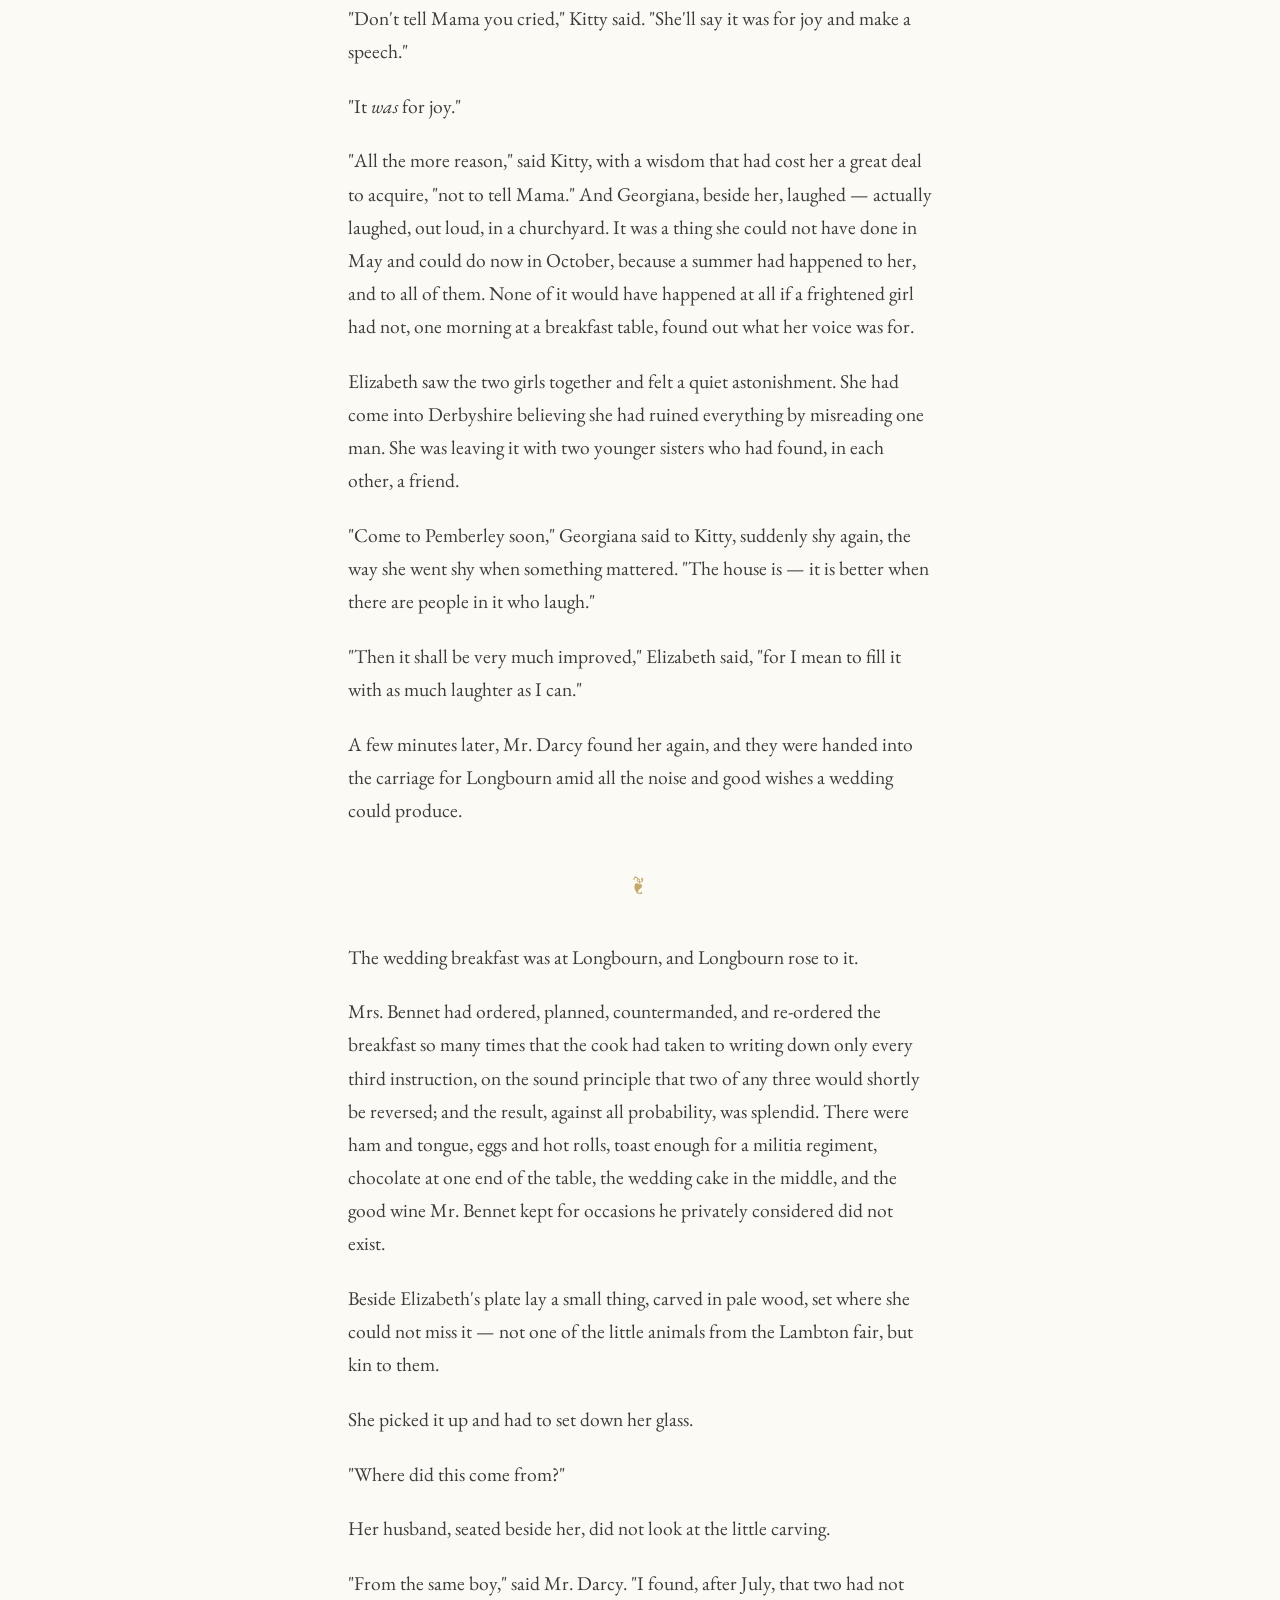
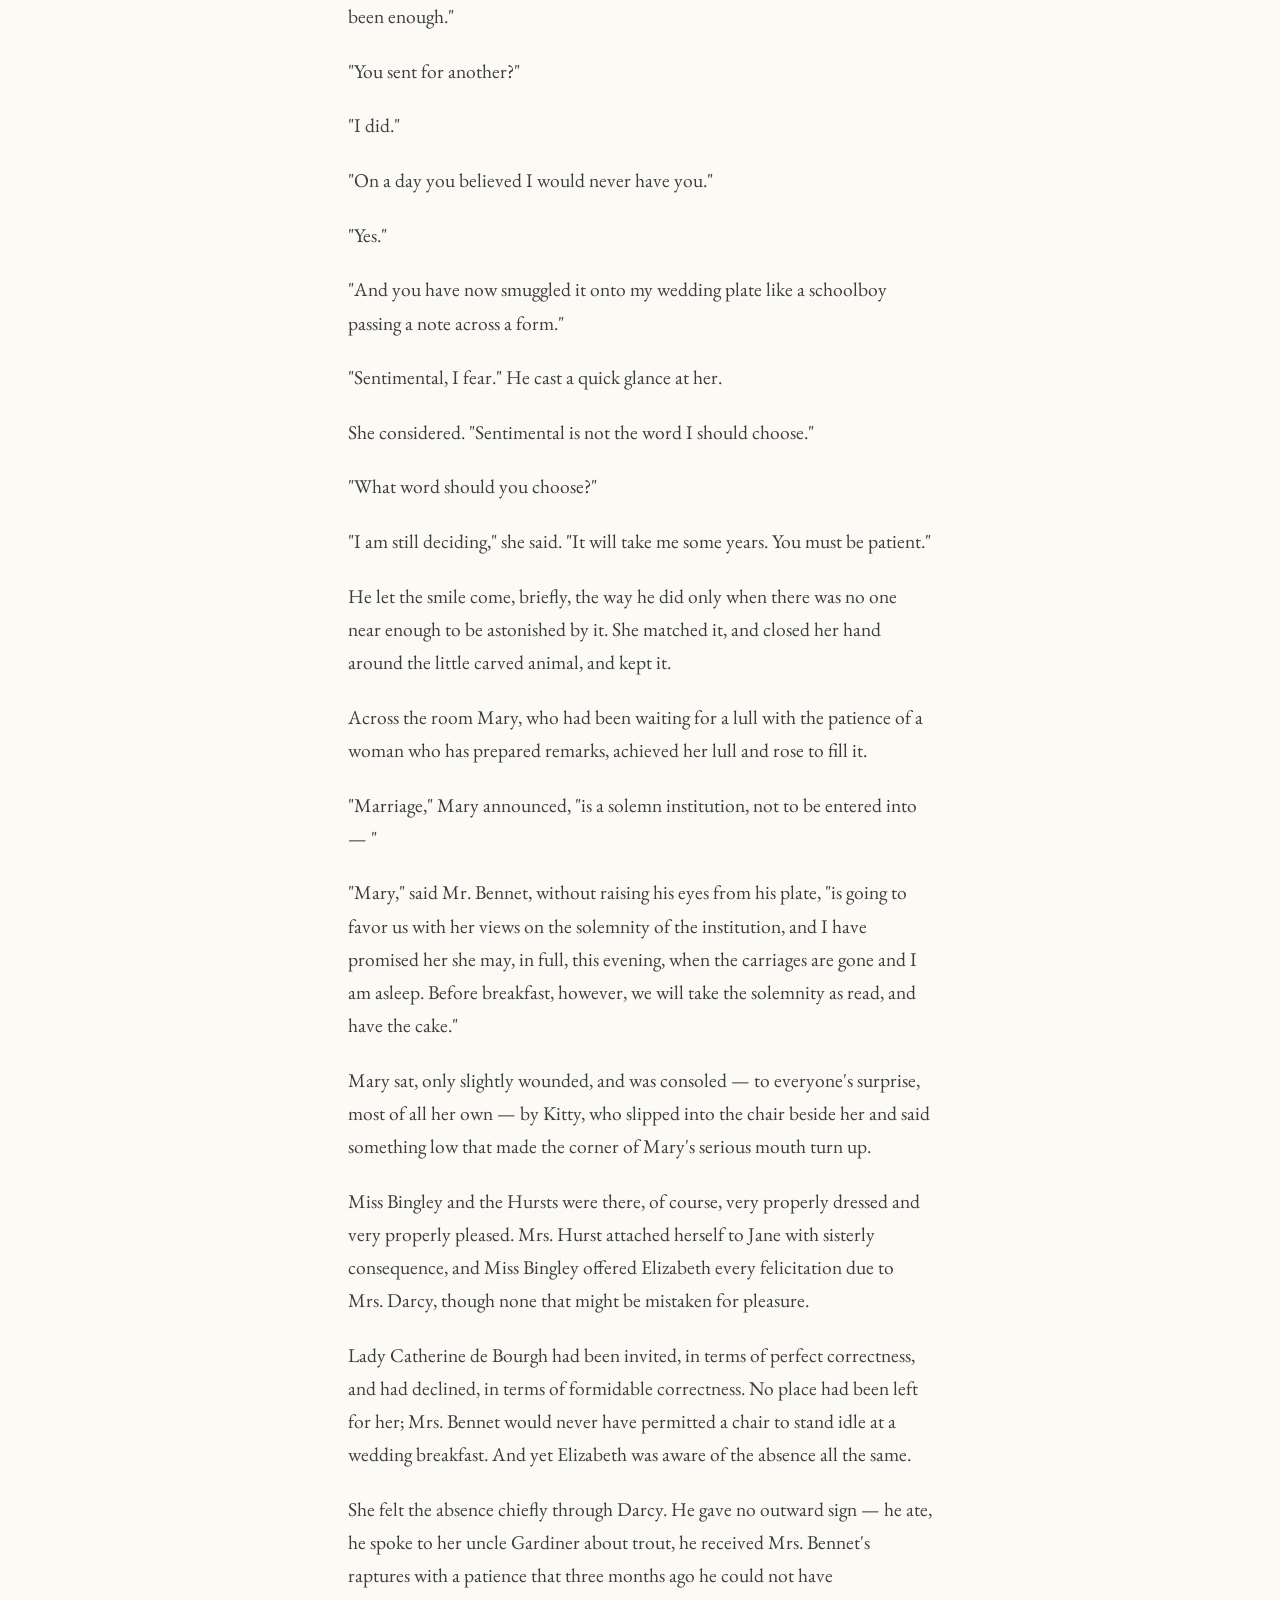
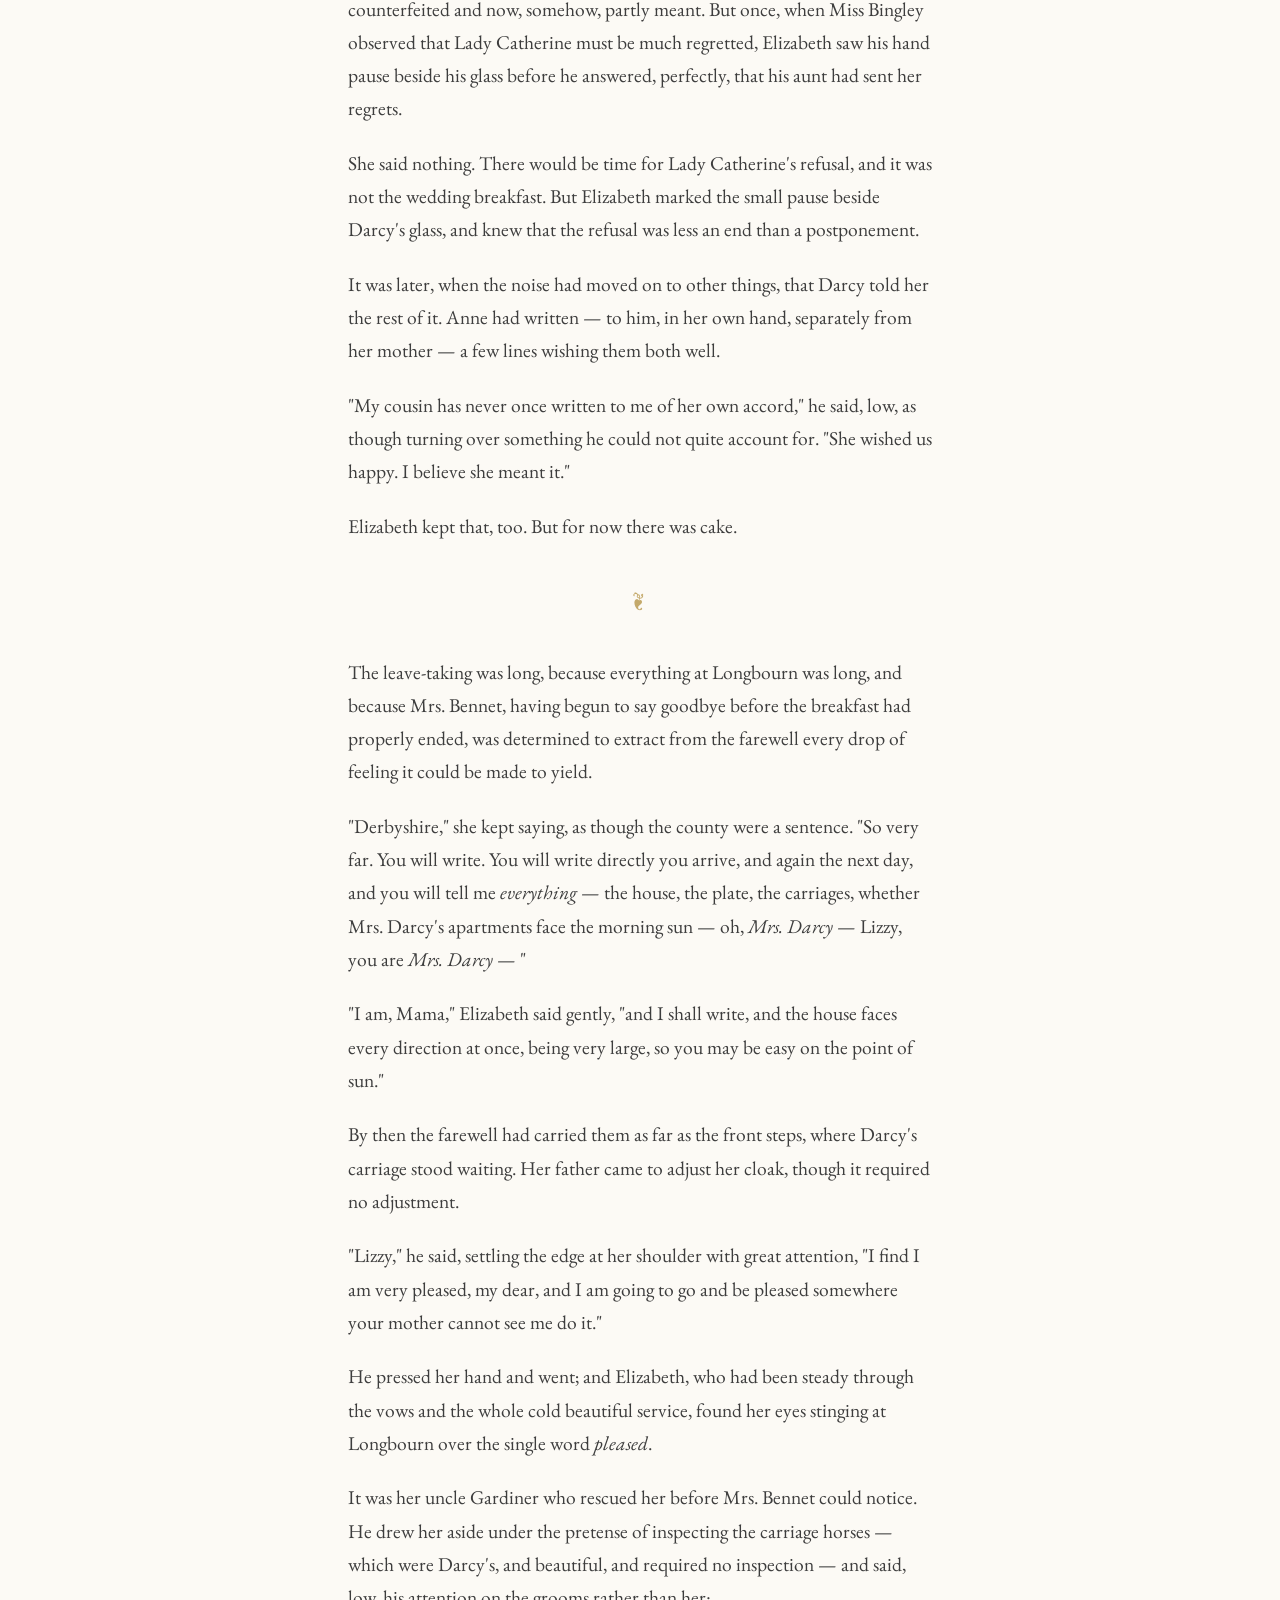
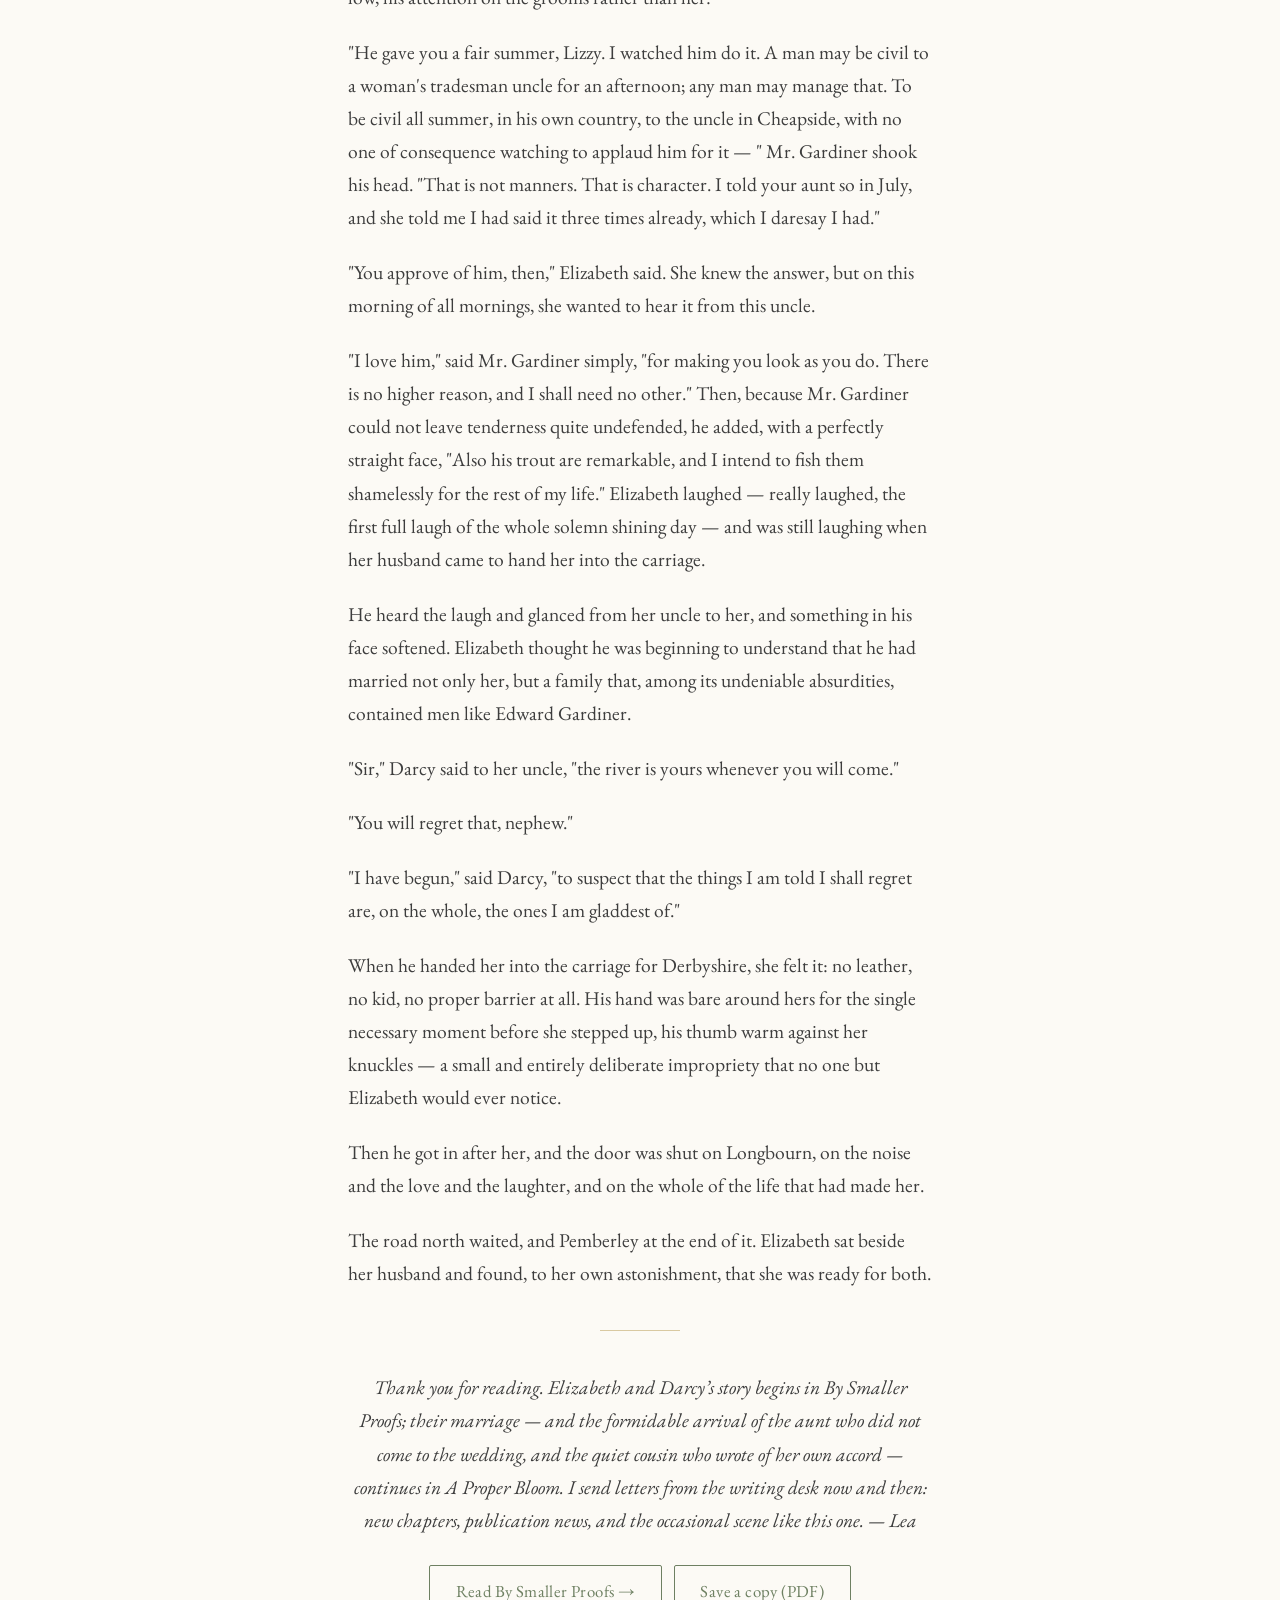
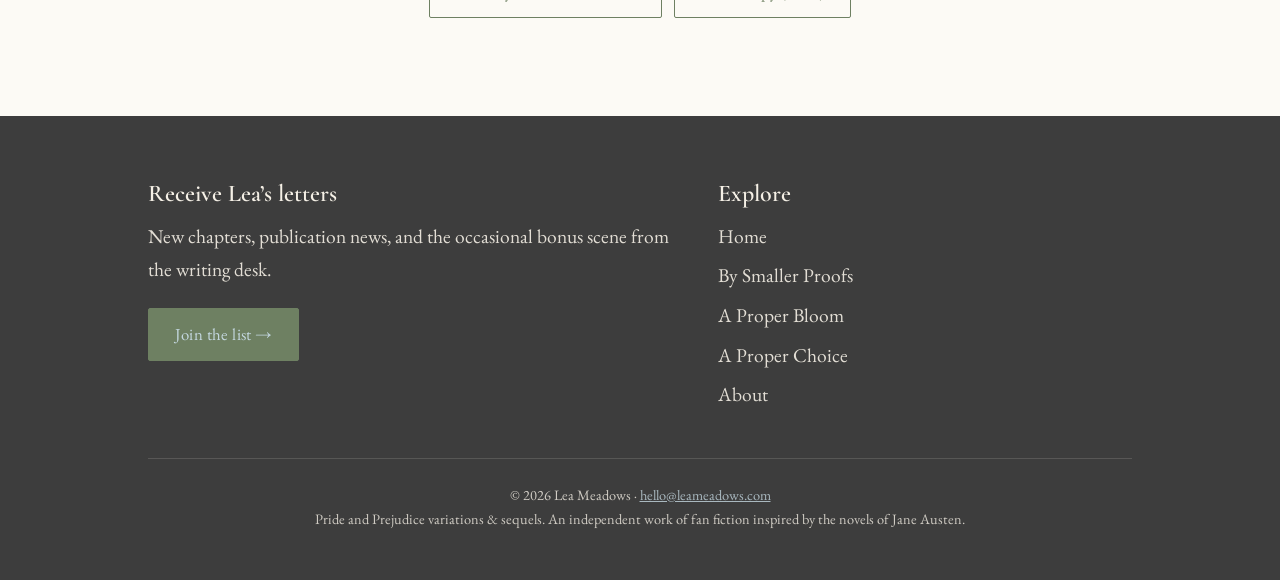
<file: wedding-epilogue/index.html>
<!DOCTYPE html>
<html lang="en">
<head>
  <meta charset="utf-8">
  <meta name="viewport" content="width=device-width, initial-scale=1">
  <meta name="robots" content="noindex, nofollow">
  <title>The Wedding Morning — Lea Meadows</title>
  <meta name="description" content="The Wedding Morning — a By Smaller Proofs bonus scene by Lea Meadows.">
  <link rel="preconnect" href="https://fonts.googleapis.com">
  <link rel="preconnect" href="https://fonts.gstatic.com" crossorigin>
  <link href="https://fonts.googleapis.com/css2?family=Cormorant+Garamond:ital,wght@0,500;0,600;1,500&family=EB+Garamond:ital,wght@0,400;0,600;1,400&display=swap" rel="stylesheet">
  <link rel="stylesheet" href="../css/style.css">
  <link rel="icon" href="/favicon.ico" sizes="any">
  <link rel="icon" type="image/svg+xml" href="/favicon.svg">
  <link rel="apple-touch-icon" href="/apple-touch-icon.png">
  <style>
    @media print {
      .site-header, .site-footer, .epilogue-actions { display: none !important; }
      .reading { max-width: none; }
    }
  </style>
</head>
<body>

  <header class="site-header">
    <nav class="nav">
      <a class="brand-mark" href="../index.html">Lea <span>Meadows</span></a>
      <div class="nav-links">
        <a href="../index.html">Home</a>
        <a href="../by-smaller-proofs.html">By Smaller Proofs</a>
        <a href="../a-proper-bloom.html">A Proper Bloom</a>
        <a href="../a-proper-choice.html">A Proper Choice</a>
        <a href="../about.html">About</a>
      </div>
    </nav>
  </header>

  <section style="background:var(--white);">
    <div class="reading wrap">
      <p class="series-label center">A By Smaller Proofs bonus scene</p>
      <h1 class="center" style="margin-top:0;">The Wedding Morning</h1>
      <p class="subtitle center">The wedding the book stops just short of &mdash; in Elizabeth&rsquo;s voice.</p>

      <p class="center"><img src="../images/the-wedding-morning.jpg" alt="The Wedding Morning cover"
         style="width:180px; max-width:55%; border-radius:3px; box-shadow:0 10px 26px rgba(61,61,61,0.22); margin:0.5rem auto 0;"></p>

      <hr class="rule">

      <article>
      <p>By eight o'clock on her wedding morning, Elizabeth Bennet had been kissed by her mother four times, wept over twice, prophesied at length, and informed — on the authority of a woman who had been married more than three-and-twenty years and had never once been to Derbyshire — exactly what Derbyshire would require of her. She had also been dressed, undressed half an inch at the shoulder, and dressed again, for Mrs. Bennet had discovered at the last possible moment that the gown which had been entirely perfect at every previous viewing was now, on the only morning it could not be altered, a quarter of an inch too high at the throat.</p>
      <p>"You will be looked at, Lizzy," her mother said, as though this were news, and a misfortune. "Ten thousand a year. There will be people who come only to look."</p>
      <p>"Then I am glad I shall be too occupied to look back," Elizabeth said, and held still while Jane, with the patience of a sister who had survived the same examination an hour earlier, set the last pin.</p>
      <p>In the glass the two of them stood together for a moment — Jane all serene fairness, herself a darker, quicker thing beside her — and Elizabeth thought, not for the first time that week, that the strangeness of the day was not that she was to be married. The strangeness was that she was to be married <em>and happy</em>, and that the two facts, which she had once been quite certain could not be made to share a room, were standing now in the same gown, waiting to be looked at.</p>
      <p>"There," Jane said softly. "Now you are exactly yourself."</p>
      <p>"Am I to be married as myself? Mama has been at considerable pains to improve me."</p>
      <p>"Mama," said Jane, "has been at considerable pains to improve the throat of your gown. You she gave up improving years ago, which is why she loves you."</p>
      <p>Below them the house performed its overture. A door; another door; Kitty's voice asking where the white ribbon had gone and Mary's voice answering, with the air of one quoting Scripture, that vanity in the matter of ribbons was the surest sign of a frivolous mind, and then Kitty's voice again, lower, asking Mary to help her find the frivolous ribbon anyway.</p>
      <p>Somewhere Mrs. Bennet revived herself. She had been reviving herself at intervals all week, and with such regularity that Mr. Bennet had observed she was becoming almost dependable, and that he should be sorry to lose the habit when the wedding was over and there was nothing left to revive from.</p>
      <p>Elizabeth went down.</p>
      <p>Her father was in the hall, in his good coat, holding his hat in both hands as though it were a thing he did not quite trust himself with. He saw her coming down the stairs and did not say, at once, anything dry.</p>
      <p>That, more than the gown or the ribbons or the four maternal kisses, told Elizabeth what the morning was.</p>
      <p>"Well," he managed, after a moment. "You will do."</p>
      <p>"High praise, Papa, on such a day."</p>
      <p>He turned his hat once in his hands. "I will say this. I have given a great deal of thought to which of my daughters I could least afford to lose, and I have concluded that you have arranged matters very ill, in being the one I shall miss, and in marrying the one man in England I cannot fault you for preferring."</p>
      <p>He offered his arm, and she took it, and they went out to the carriage together while behind them Mrs. Bennet discovered that she had not, after all, finished crying.</p>
      <div class="chapter-break">&#10086;</div>
      <p>The church was cold in the way of old country churches, stone holding the night long after the morning had warmed the lanes. Beeswax warmed in the service candles near the rail, where someone had set a small posy of late roses with more love than skill; underfoot, the old stone kept its damp.</p>
      <p>She would remember that she had braced herself to be looked at, and had forgotten to be, because the only person who held her attention was at the front, turned, watching her come.</p>
      <p>In the hall at Pemberley, with Mrs. Reynolds a step behind, he was Mr. Darcy. Here, before God and the better part of two counties, he was Mr. Darcy still; she would not have his name aloud until they were alone. And yet what she saw in his face was William — the private stillness he wore when feeling had gone past the place where his composure could manage it, and he had stopped trying to manage it, and had decided instead simply to stand there, letting her see it and letting the rest of the world arrange itself as it could.</p>
      <p>He had not, in the end, found a dramatic way to prove himself. He had told her once that he wished he had. That he would have liked there to be some single great act she could point to—some rescue, some sacrifice, some thunderclap of merit that would have settled the question of his worth past all argument. And she had told him that she did not want the thunderclap. She had had enough, in her life, of men who were splendid once and ordinary ever after. What she wanted was the smaller, harder proof, offered again and not regretted: the same man, on an ordinary morning, choosing the right thing without applause.</p>
      <p>She came forward on her father's arm, into the body of the church, toward the man who had given her a great many ordinary mornings, and meant to give her the rest of them, and she found that her hands, which she had expected to shake, were perfectly steady.</p>
      <p>The vows were plain, prescribed, and stronger for being so. Jane, as eldest, was called first; she married Mr. Bingley with a radiance that did more for the cold church than all its candles, and Mr. Bingley, who had wept at the rehearsal and had sworn he would not weep at the wedding, wept at the wedding.</p>
      <p>Then the service turned to Elizabeth. Mr. Darcy looked very much as Mr. Darcy ought to look: grave, exact, irreproachable. Only his eyes failed him; they rested on her with such open feeling that she let her own answer him, and did not look away.</p>
      <p>When it was done — when she was, in the plain unanswerable language of the register, <em>Elizabeth Darcy</em>, the ink not yet dry — her husband offered his arm to lead her out, and she laid her gloved hand upon his sleeve.</p>
      <p>"You are cold," he said quietly, which was not what he meant.</p>
      <p>"I am married," she answered, which was.</p>
      <p>The corner of his mouth moved. "Yes," he said. "No remedy for it now."</p>
      <p>At the church door Darcy was claimed by Mr. Bingley and the press of well-wishers, and Elizabeth had only enough time to discover that steadiness was not a permanent condition before Kitty came to her side.</p>
      <p>Kitty had been crying since the second hymn, but quietly, with a restraint Elizabeth would once have thought beyond her. She stood now with Georgiana Darcy at her side — the two of them had stood up together throughout, a matched pair of younger sisters trading the same nervous half-smile — and she put her handkerchief into Elizabeth's hand with brisk competence. Elizabeth pressed it once beneath her eye.</p>
      <p>"Don't tell Mama you cried," Kitty said. "She'll say it was for joy and make a speech."</p>
      <p>"It <em>was</em> for joy."</p>
      <p>"All the more reason," said Kitty, with a wisdom that had cost her a great deal to acquire, "not to tell Mama." And Georgiana, beside her, laughed — actually laughed, out loud, in a churchyard. It was a thing she could not have done in May and could do now in October, because a summer had happened to her, and to all of them. None of it would have happened at all if a frightened girl had not, one morning at a breakfast table, found out what her voice was for.</p>
      <p>Elizabeth saw the two girls together and felt a quiet astonishment. She had come into Derbyshire believing she had ruined everything by misreading one man. She was leaving it with two younger sisters who had found, in each other, a friend.</p>
      <p>"Come to Pemberley soon," Georgiana said to Kitty, suddenly shy again, the way she went shy when something mattered. "The house is — it is better when there are people in it who laugh."</p>
      <p>"Then it shall be very much improved," Elizabeth said, "for I mean to fill it with as much laughter as I can."</p>
      <p>A few minutes later, Mr. Darcy found her again, and they were handed into the carriage for Longbourn amid all the noise and good wishes a wedding could produce.</p>
      <div class="chapter-break">&#10086;</div>
      <p>The wedding breakfast was at Longbourn, and Longbourn rose to it.</p>
      <p>Mrs. Bennet had ordered, planned, countermanded, and re-ordered the breakfast so many times that the cook had taken to writing down only every third instruction, on the sound principle that two of any three would shortly be reversed; and the result, against all probability, was splendid. There were ham and tongue, eggs and hot rolls, toast enough for a militia regiment, chocolate at one end of the table, the wedding cake in the middle, and the good wine Mr. Bennet kept for occasions he privately considered did not exist.</p>
      <p>Beside Elizabeth's plate lay a small thing, carved in pale wood, set where she could not miss it — not one of the little animals from the Lambton fair, but kin to them.</p>
      <p>She picked it up and had to set down her glass.</p>
      <p>"Where did this come from?"</p>
      <p>Her husband, seated beside her, did not look at the little carving.</p>
      <p>"From the same boy," said Mr. Darcy. "I found, after July, that two had not been enough."</p>
      <p>"You sent for another?"</p>
      <p>"I did."</p>
      <p>"On a day you believed I would never have you."</p>
      <p>"Yes."</p>
      <p>"And you have now smuggled it onto my wedding plate like a schoolboy passing a note across a form."</p>
      <p>"Sentimental, I fear." He cast a quick glance at her.</p>
      <p>She considered. "Sentimental is not the word I should choose."</p>
      <p>"What word should you choose?"</p>
      <p>"I am still deciding," she said. "It will take me some years. You must be patient."</p>
      <p>He let the smile come, briefly, the way he did only when there was no one near enough to be astonished by it. She matched it, and closed her hand around the little carved animal, and kept it.</p>
      <p>Across the room Mary, who had been waiting for a lull with the patience of a woman who has prepared remarks, achieved her lull and rose to fill it.</p>
      <p>"Marriage," Mary announced, "is a solemn institution, not to be entered into — "</p>
      <p>"Mary," said Mr. Bennet, without raising his eyes from his plate, "is going to favor us with her views on the solemnity of the institution, and I have promised her she may, in full, this evening, when the carriages are gone and I am asleep. Before breakfast, however, we will take the solemnity as read, and have the cake."</p>
      <p>Mary sat, only slightly wounded, and was consoled — to everyone's surprise, most of all her own — by Kitty, who slipped into the chair beside her and said something low that made the corner of Mary's serious mouth turn up.</p>
      <p>Miss Bingley and the Hursts were there, of course, very properly dressed and very properly pleased. Mrs. Hurst attached herself to Jane with sisterly consequence, and Miss Bingley offered Elizabeth every felicitation due to Mrs. Darcy, though none that might be mistaken for pleasure.</p>
      <p>Lady Catherine de Bourgh had been invited, in terms of perfect correctness, and had declined, in terms of formidable correctness. No place had been left for her; Mrs. Bennet would never have permitted a chair to stand idle at a wedding breakfast. And yet Elizabeth was aware of the absence all the same.</p>
      <p>She felt the absence chiefly through Darcy. He gave no outward sign — he ate, he spoke to her uncle Gardiner about trout, he received Mrs. Bennet's raptures with a patience that three months ago he could not have counterfeited and now, somehow, partly meant. But once, when Miss Bingley observed that Lady Catherine must be much regretted, Elizabeth saw his hand pause beside his glass before he answered, perfectly, that his aunt had sent her regrets.</p>
      <p>She said nothing. There would be time for Lady Catherine's refusal, and it was not the wedding breakfast. But Elizabeth marked the small pause beside Darcy's glass, and knew that the refusal was less an end than a postponement.</p>
      <p>It was later, when the noise had moved on to other things, that Darcy told her the rest of it. Anne had written — to him, in her own hand, separately from her mother — a few lines wishing them both well.</p>
      <p>"My cousin has never once written to me of her own accord," he said, low, as though turning over something he could not quite account for. "She wished us happy. I believe she meant it."</p>
      <p>Elizabeth kept that, too. But for now there was cake.</p>
      <div class="chapter-break">&#10086;</div>
      <p>The leave-taking was long, because everything at Longbourn was long, and because Mrs. Bennet, having begun to say goodbye before the breakfast had properly ended, was determined to extract from the farewell every drop of feeling it could be made to yield.</p>
      <p>"Derbyshire," she kept saying, as though the county were a sentence. "So very far. You will write. You will write directly you arrive, and again the next day, and you will tell me <em>everything</em> — the house, the plate, the carriages, whether Mrs. Darcy's apartments face the morning sun — oh, <em>Mrs. Darcy</em> — Lizzy, you are <em>Mrs. Darcy</em> — "</p>
      <p>"I am, Mama," Elizabeth said gently, "and I shall write, and the house faces every direction at once, being very large, so you may be easy on the point of sun."</p>
      <p>By then the farewell had carried them as far as the front steps, where Darcy's carriage stood waiting. Her father came to adjust her cloak, though it required no adjustment.</p>
      <p>"Lizzy," he said, settling the edge at her shoulder with great attention, "I find I am very pleased, my dear, and I am going to go and be pleased somewhere your mother cannot see me do it."</p>
      <p>He pressed her hand and went; and Elizabeth, who had been steady through the vows and the whole cold beautiful service, found her eyes stinging at Longbourn over the single word <em>pleased</em>.</p>
      <p>It was her uncle Gardiner who rescued her before Mrs. Bennet could notice. He drew her aside under the pretense of inspecting the carriage horses — which were Darcy's, and beautiful, and required no inspection — and said, low, his attention on the grooms rather than her:</p>
      <p>"He gave you a fair summer, Lizzy. I watched him do it. A man may be civil to a woman's tradesman uncle for an afternoon; any man may manage that. To be civil all summer, in his own country, to the uncle in Cheapside, with no one of consequence watching to applaud him for it — " Mr. Gardiner shook his head. "That is not manners. That is character. I told your aunt so in July, and she told me I had said it three times already, which I daresay I had."</p>
      <p>"You approve of him, then," Elizabeth said. She knew the answer, but on this morning of all mornings, she wanted to hear it from this uncle.</p>
      <p>"I love him," said Mr. Gardiner simply, "for making you look as you do. There is no higher reason, and I shall need no other." Then, because Mr. Gardiner could not leave tenderness quite undefended, he added, with a perfectly straight face, "Also his trout are remarkable, and I intend to fish them shamelessly for the rest of my life." Elizabeth laughed — really laughed, the first full laugh of the whole solemn shining day — and was still laughing when her husband came to hand her into the carriage.</p>
      <p>He heard the laugh and glanced from her uncle to her, and something in his face softened. Elizabeth thought he was beginning to understand that he had married not only her, but a family that, among its undeniable absurdities, contained men like Edward Gardiner.</p>
      <p>"Sir," Darcy said to her uncle, "the river is yours whenever you will come."</p>
      <p>"You will regret that, nephew."</p>
      <p>"I have begun," said Darcy, "to suspect that the things I am told I shall regret are, on the whole, the ones I am gladdest of."</p>
      <p>When he handed her into the carriage for Derbyshire, she felt it: no leather, no kid, no proper barrier at all. His hand was bare around hers for the single necessary moment before she stepped up, his thumb warm against her knuckles — a small and entirely deliberate impropriety that no one but Elizabeth would ever notice.</p>
      <p>Then he got in after her, and the door was shut on Longbourn, on the noise and the love and the laughter, and on the whole of the life that had made her.</p>
      <p>The road north waited, and Pemberley at the end of it. Elizabeth sat beside her husband and found, to her own astonishment, that she was ready for both.</p>
      </article>

      <hr class="rule">
      <p style="font-style:italic; text-align:center; max-width:580px; margin:0 auto;">Thank you for reading. Elizabeth and Darcy&rsquo;s story begins in <em>By Smaller Proofs</em>; their marriage &mdash; and the formidable arrival of the aunt who did not come to the wedding, and the quiet cousin who wrote of her own accord &mdash; continues in <em>A Proper Bloom</em>. I send letters from the writing desk now and then: new chapters, publication news, and the occasional scene like this one. &mdash; Lea</p>

      <p class="center epilogue-actions" style="margin-top:1.75rem;">
        <a class="btn btn-outline" href="../by-smaller-proofs.html">Read By Smaller Proofs &rarr;</a>
        &nbsp;
        <a class="btn btn-outline" href="wedding-morning.pdf" download>Save a copy (PDF)</a>
      </p>
    </div>
  </section>

  <footer class="site-footer">
    <div class="wrap">
      <div class="footer-grid">
        <div class="footer-signup">
          <h3 style="color:var(--cream);">Receive Lea&rsquo;s letters</h3>
          <p style="opacity:0.9;">New chapters, publication news, and the occasional bonus scene from the writing desk.</p>
          <a class="btn btn-primary" href="../index.html#join">Join the list &rarr;</a>
        </div>
        <nav class="footer-nav" aria-label="Footer">
          <h3 style="color:var(--cream);">Explore</h3>
          <a href="../index.html">Home</a>
          <a href="../by-smaller-proofs.html">By Smaller Proofs</a>
          <a href="../a-proper-bloom.html">A Proper Bloom</a>
          <a href="../a-proper-choice.html">A Proper Choice</a>
          <a href="../about.html">About</a>
        </nav>
      </div>
      <div class="footer-base">
        <p>&copy; 2026 Lea Meadows &middot; <a href="mailto:hello@leameadows.com">hello@leameadows.com</a><br>
        Pride and Prejudice variations &amp; sequels. An independent work of fan fiction inspired by the novels of Jane Austen.</p>
      </div>
    </div>
  </footer>

</body>
</html>
</file>
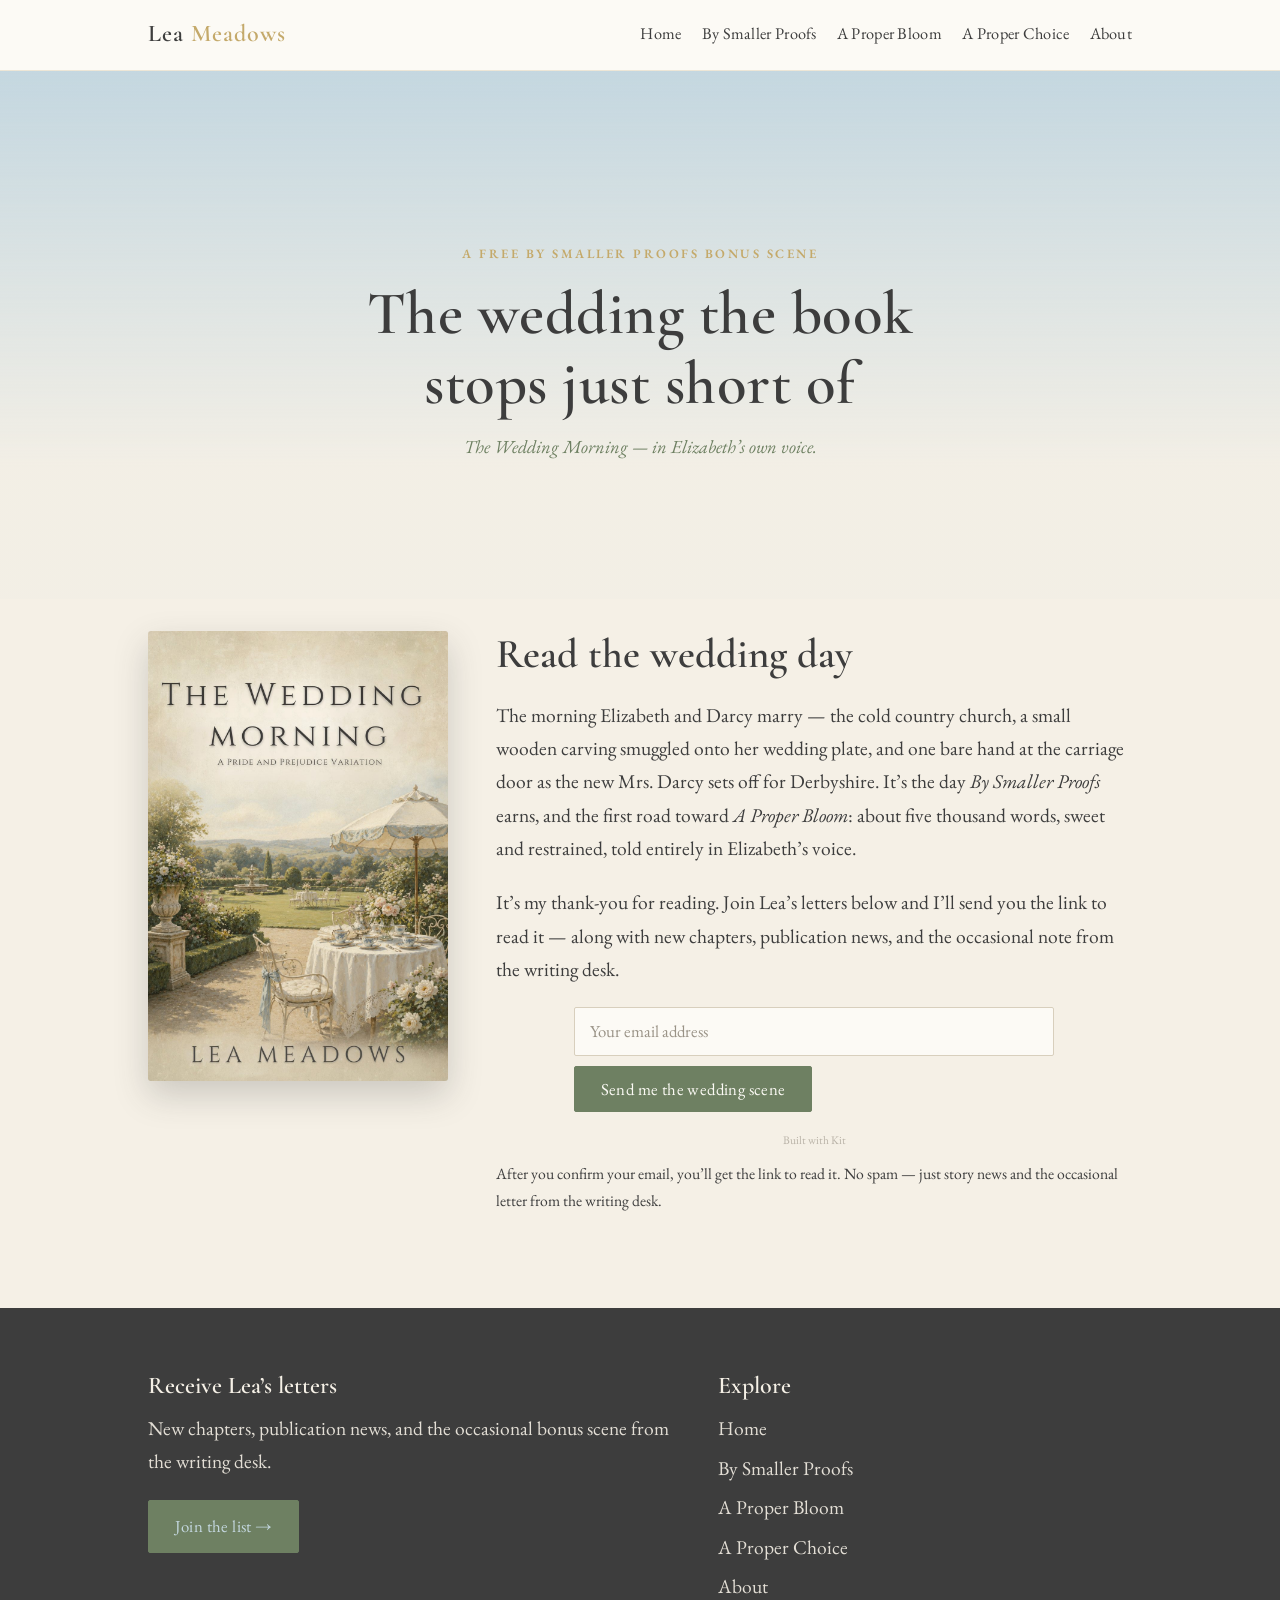
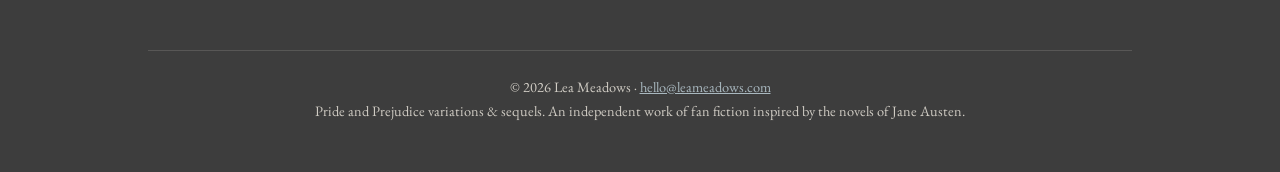
<file: wedding/index.html>
<!DOCTYPE html>
<html lang="en">
<head>
  <meta charset="utf-8">
  <meta name="viewport" content="width=device-width, initial-scale=1">
  <title>The Wedding Morning — Lea Meadows</title>
  <meta name="description" content="The Wedding Morning — a free By Smaller Proofs bonus scene: the wedding day the book stops just short of. Join Lea's readers' list to read it.">
  <link rel="preconnect" href="https://fonts.googleapis.com">
  <link rel="preconnect" href="https://fonts.gstatic.com" crossorigin>
  <link href="https://fonts.googleapis.com/css2?family=Cormorant+Garamond:ital,wght@0,500;0,600;1,500&family=EB+Garamond:ital,wght@0,400;0,600;1,400&display=swap" rel="stylesheet">
  <link rel="stylesheet" href="../css/style.css">
  <link rel="icon" href="/favicon.ico" sizes="any">
  <link rel="icon" type="image/svg+xml" href="/favicon.svg">
  <link rel="apple-touch-icon" href="/apple-touch-icon.png">
</head>
<body>

  <header class="site-header">
    <nav class="nav">
      <a class="brand-mark" href="../index.html">Lea <span>Meadows</span></a>
      <div class="nav-links">
        <a href="../index.html">Home</a>
        <a href="../by-smaller-proofs.html">By Smaller Proofs</a>
        <a href="../a-proper-bloom.html">A Proper Bloom</a>
        <a href="../a-proper-choice.html">A Proper Choice</a>
        <a href="../about.html">About</a>
      </div>
    </nav>
  </header>

  <section class="hero">
    <div class="wrap">
      <p class="series-label">A free By Smaller Proofs bonus scene</p>
      <h1>The wedding the book<br>stops just short of</h1>
      <p class="tagline">The Wedding Morning &mdash; in Elizabeth&rsquo;s own voice.</p>
    </div>
  </section>

  <section>
    <div class="wrap">
      <div class="book-hero">

        <img class="cover" src="../images/the-wedding-morning.jpg" alt="The Wedding Morning cover">

        <div>
          <h2 style="margin-top:0;">Read the wedding day</h2>
          <p>The morning Elizabeth and Darcy marry &mdash; the cold country church, a small wooden carving smuggled onto her wedding plate, and one bare hand at the carriage door as the new Mrs. Darcy sets off for Derbyshire. It&rsquo;s the day <em>By Smaller Proofs</em> earns, and the first road toward <em>A Proper Bloom</em>: about five thousand words, sweet and restrained, told entirely in Elizabeth&rsquo;s voice.</p>
          <p>It&rsquo;s my thank-you for reading. Join Lea&rsquo;s letters below and I&rsquo;ll send you the link to read it &mdash; along with new chapters, publication news, and the occasional note from the writing desk.</p>

          <!-- ===== KIT SIGNUP — Wedding epilogue form (9607137) ===== -->
          <form action="https://app.kit.com/forms/9607137/subscriptions"
                class="seva-form formkit-form lea-form" method="post"
                data-sv-form="9607137" data-uid="d3c159d498" data-format="inline" data-version="5"
                data-options="{&quot;settings&quot;:{&quot;after_subscribe&quot;:{&quot;action&quot;:&quot;message&quot;,&quot;success_message&quot;:&quot;Success! Now check your email to confirm your subscription &mdash; your link to the wedding scene is on its way.&quot;,&quot;redirect_url&quot;:&quot;&quot;},&quot;recaptcha&quot;:{&quot;enabled&quot;:false}},&quot;version&quot;:&quot;5&quot;}">
            <ul class="formkit-alert formkit-alert-error" data-element="errors" data-group="alert"></ul>
            <div class="lea-form-row" data-element="fields" data-stacked="false">
              <input class="lea-input formkit-input" name="email_address" aria-label="Email address" placeholder="Your email address" required type="email">
              <button data-element="submit" class="btn btn-primary lea-submit">
                <div class="formkit-spinner"><div></div><div></div><div></div></div>
                <span>Send me the wedding scene</span>
              </button>
            </div>
            <div class="formkit-powered-by-convertkit-container">
              <a href="https://kit.com/features/forms?utm_campaign=poweredby&amp;utm_content=form&amp;utm_medium=referral&amp;utm_source=dynamic" data-element="powered-by" class="formkit-powered-by-convertkit" data-variant="dark" target="_blank" rel="nofollow noopener">Built with Kit</a>
            </div>
          </form>
          <p class="signup-fallback small">
            After you confirm your email, you&rsquo;ll get the link to read it. No spam &mdash; just story news and the occasional letter from the writing desk.
          </p>
        </div>

      </div>
    </div>
  </section>

  <footer class="site-footer">
    <div class="wrap">
      <div class="footer-grid">
        <div class="footer-signup">
          <h3 style="color:var(--cream);">Receive Lea&rsquo;s letters</h3>
          <p style="opacity:0.9;">New chapters, publication news, and the occasional bonus scene from the writing desk.</p>
          <a class="btn btn-primary" href="../index.html#join">Join the list &rarr;</a>
        </div>
        <nav class="footer-nav" aria-label="Footer">
          <h3 style="color:var(--cream);">Explore</h3>
          <a href="../index.html">Home</a>
          <a href="../by-smaller-proofs.html">By Smaller Proofs</a>
          <a href="../a-proper-bloom.html">A Proper Bloom</a>
          <a href="../a-proper-choice.html">A Proper Choice</a>
          <a href="../about.html">About</a>
        </nav>
      </div>
      <div class="footer-base">
        <p>&copy; 2026 Lea Meadows &middot; <a href="mailto:hello@leameadows.com">hello@leameadows.com</a><br>
        Pride and Prejudice variations &amp; sequels. An independent work of fan fiction inspired by the novels of Jane Austen.</p>
      </div>
    </div>
  </footer>

  <!-- Kit form handler -->
  <script src="https://f.convertkit.com/ckjs/ck.5.js"></script>
</body>
</html>
</file>
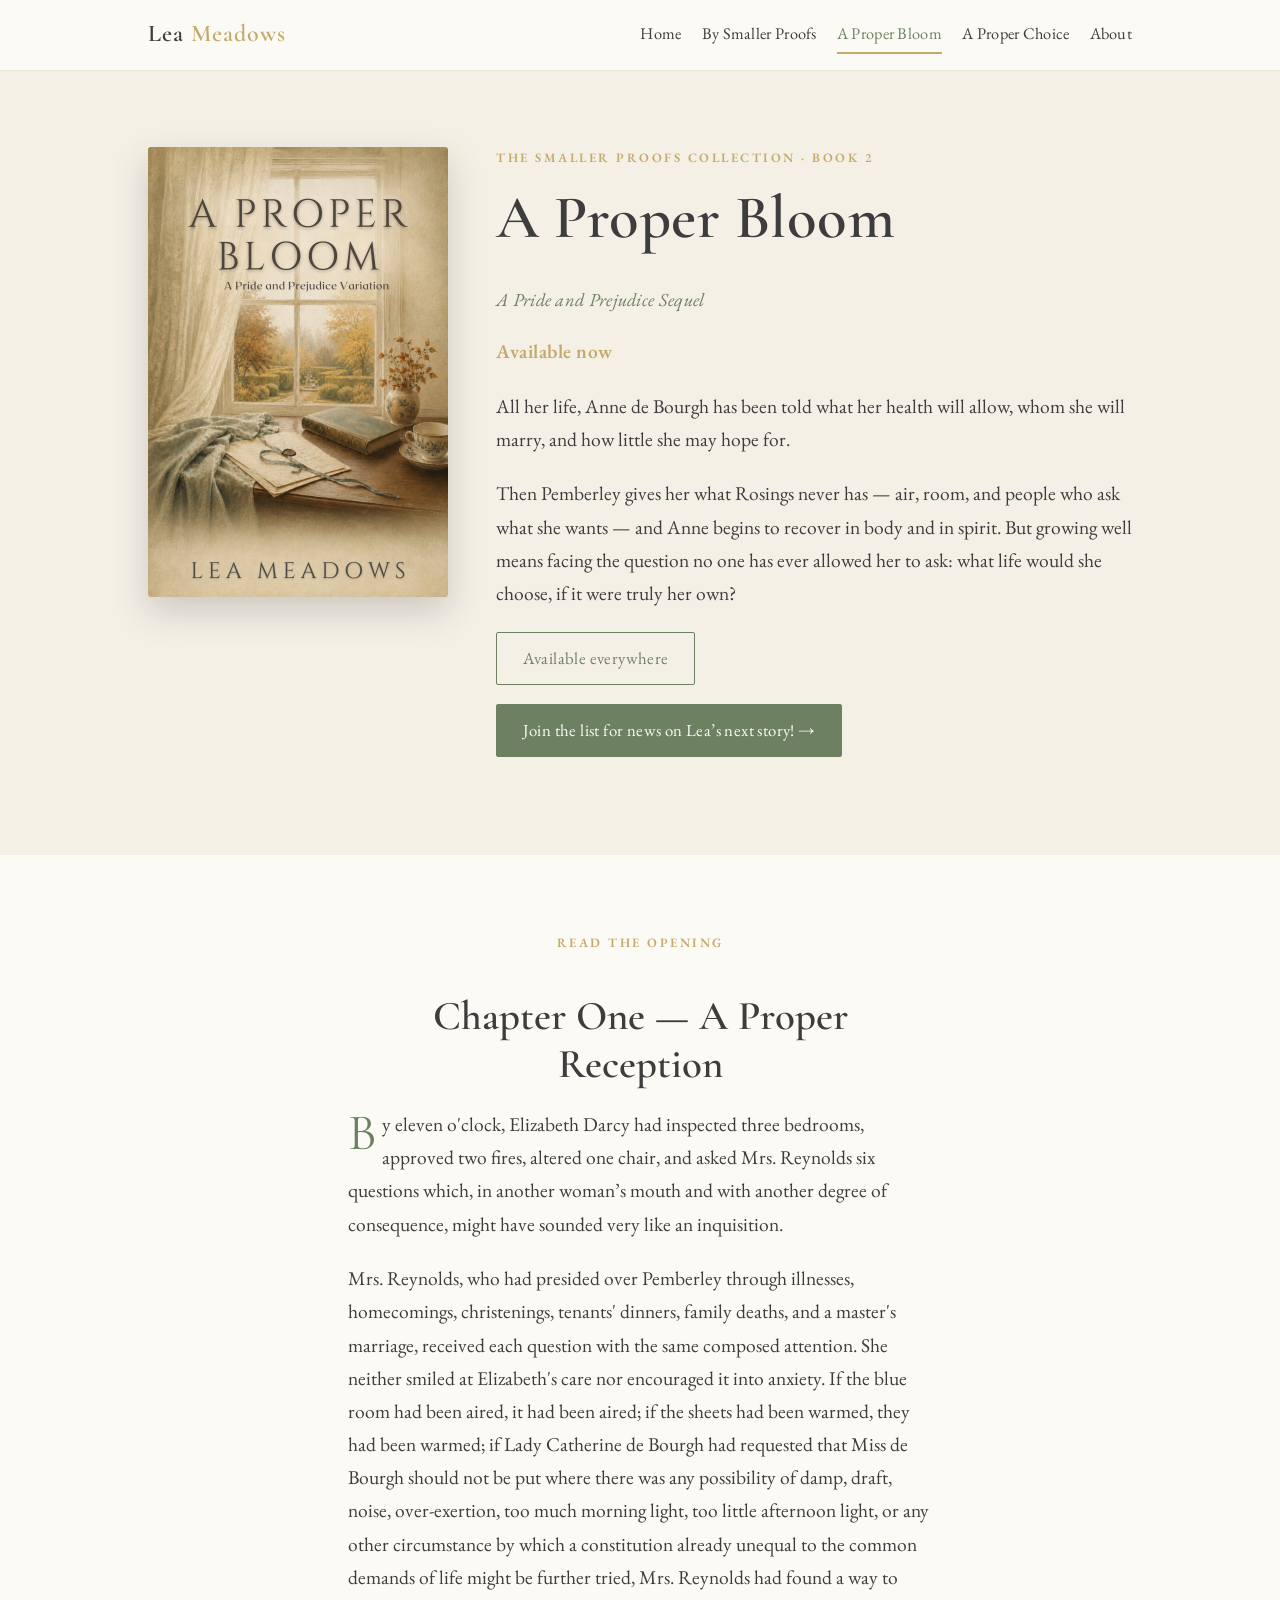
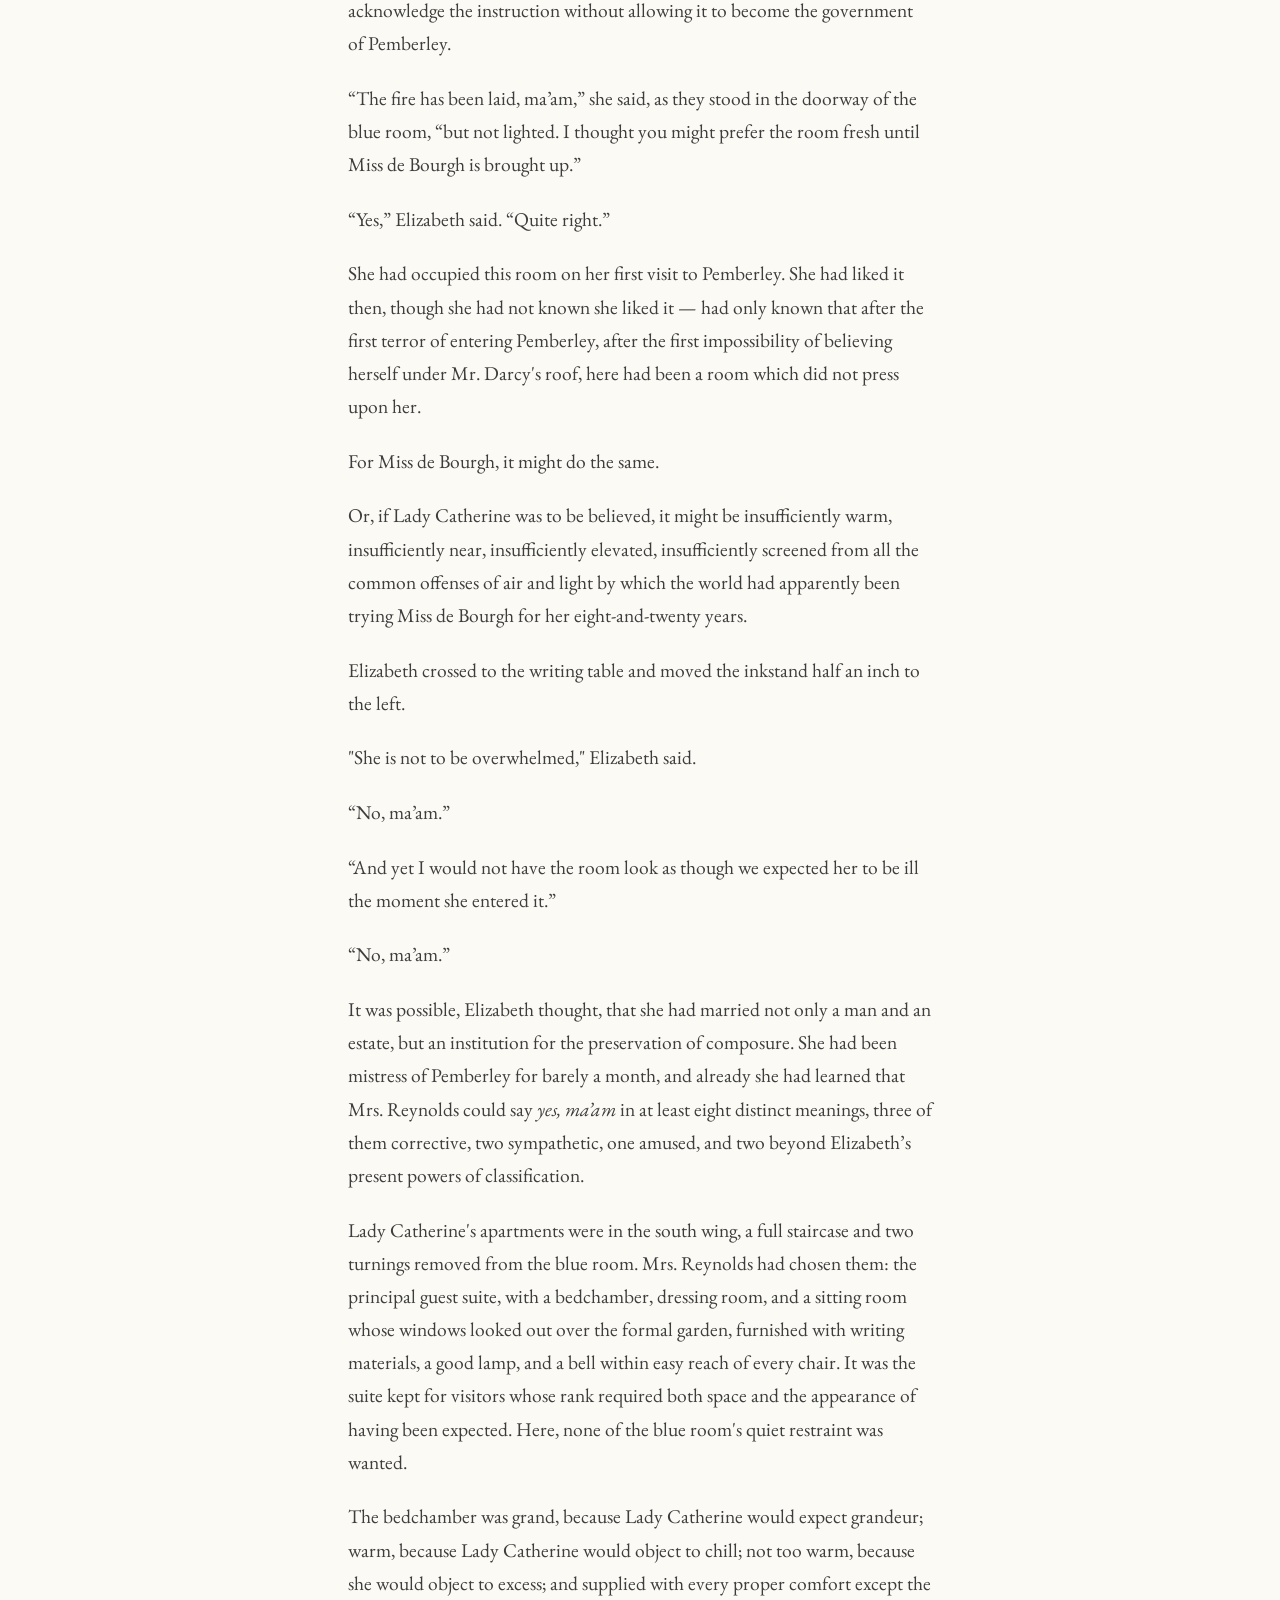
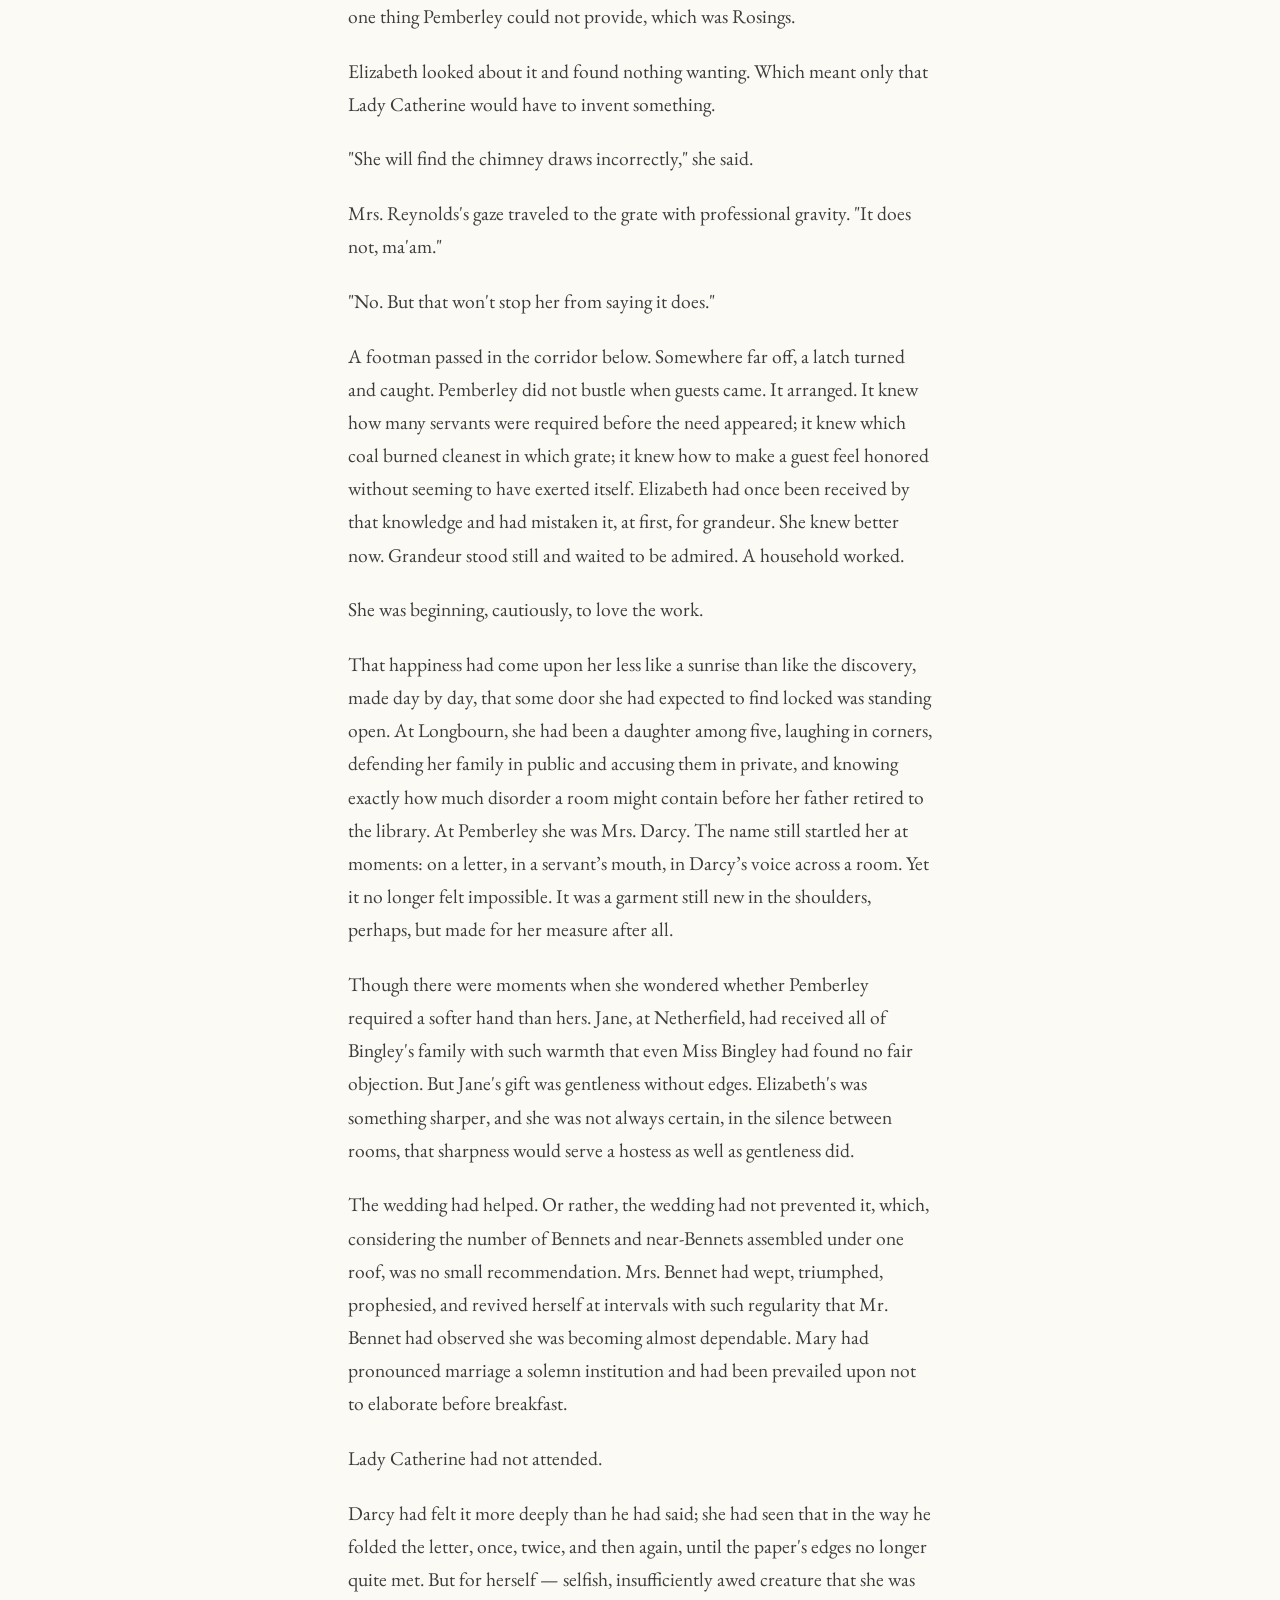
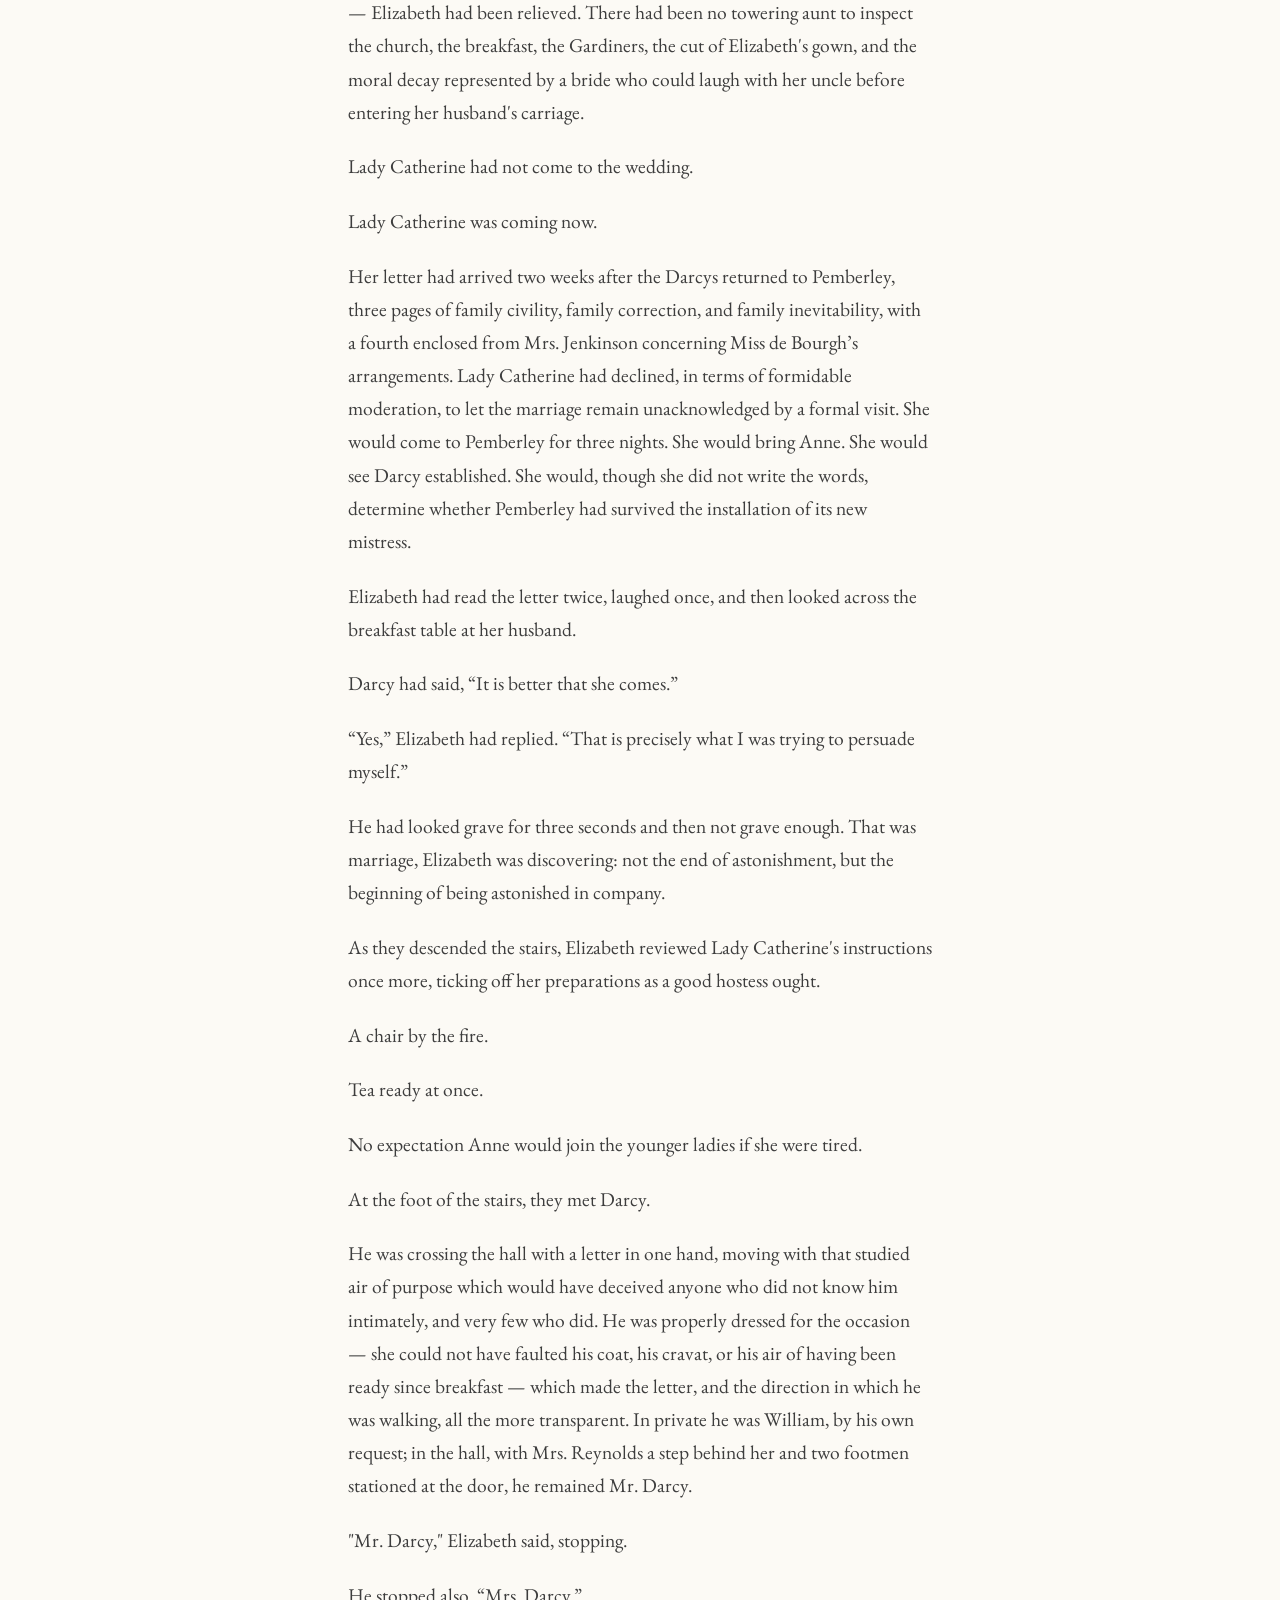
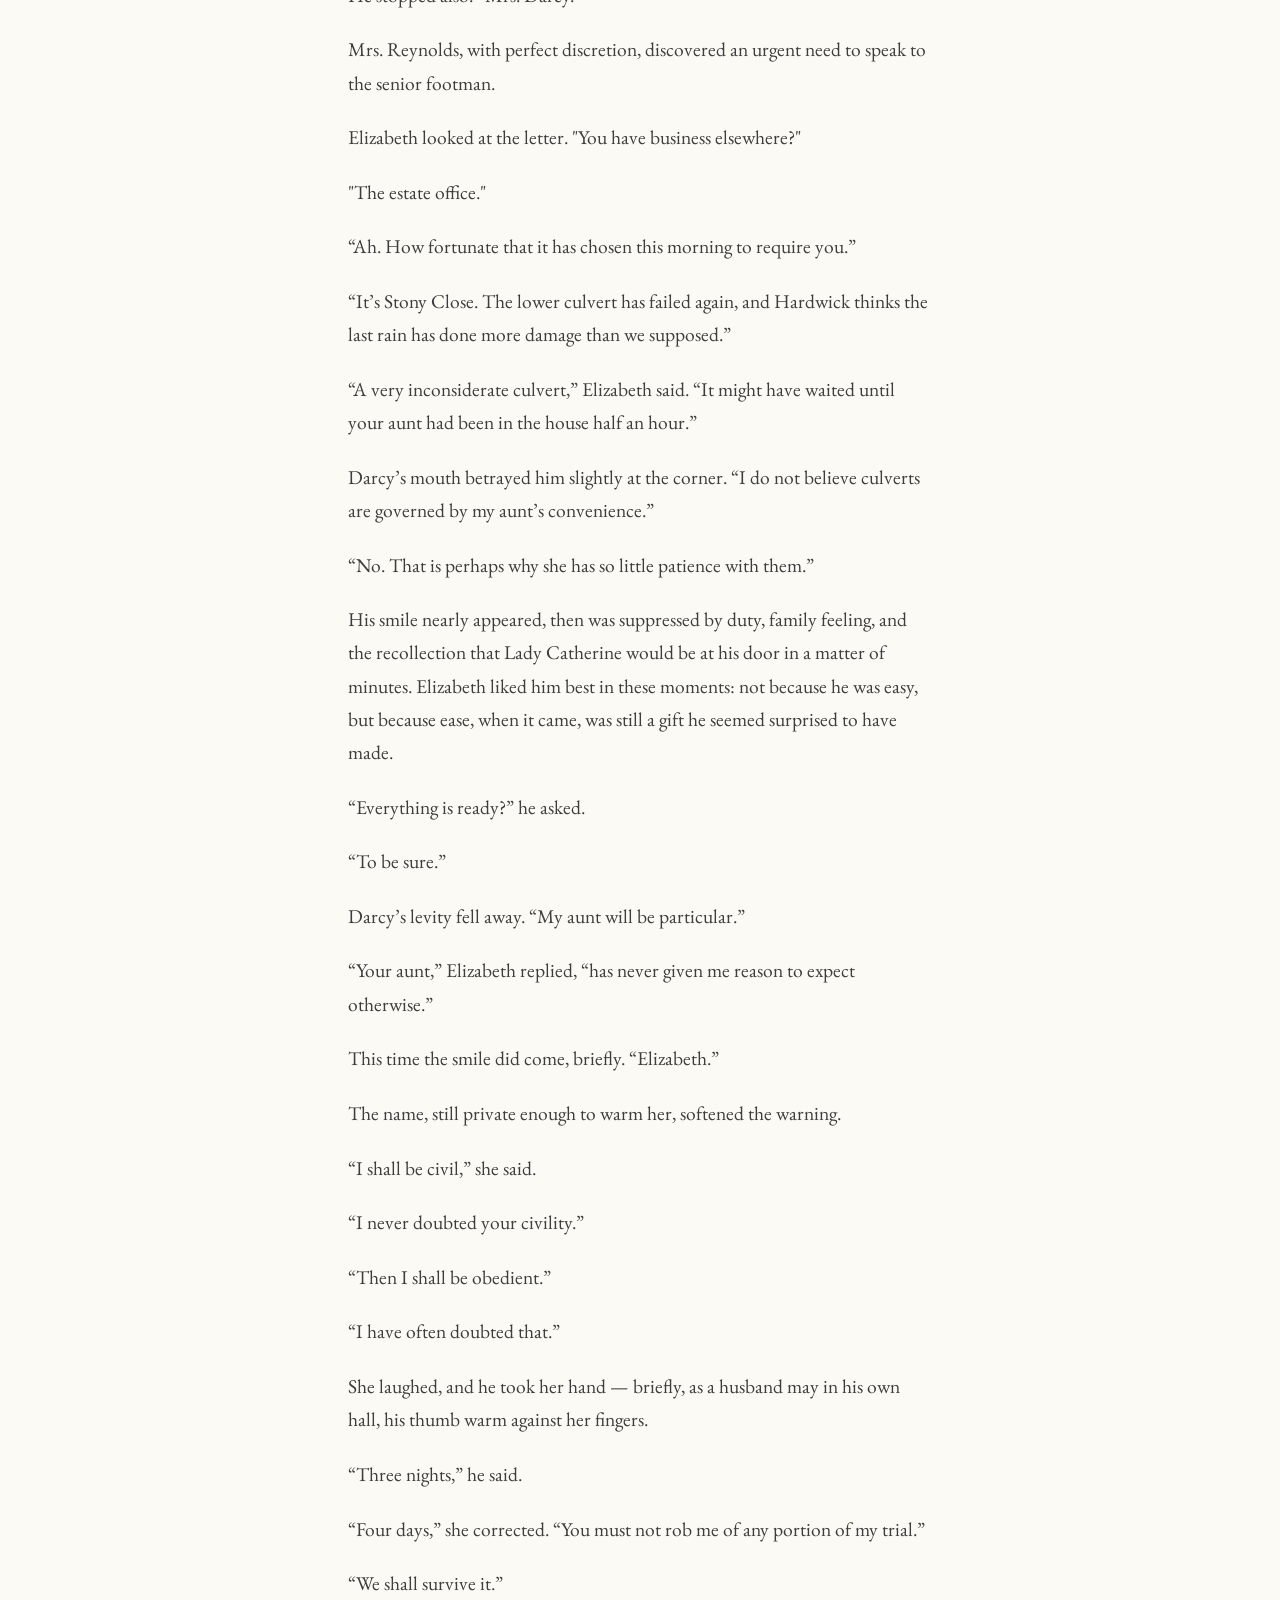
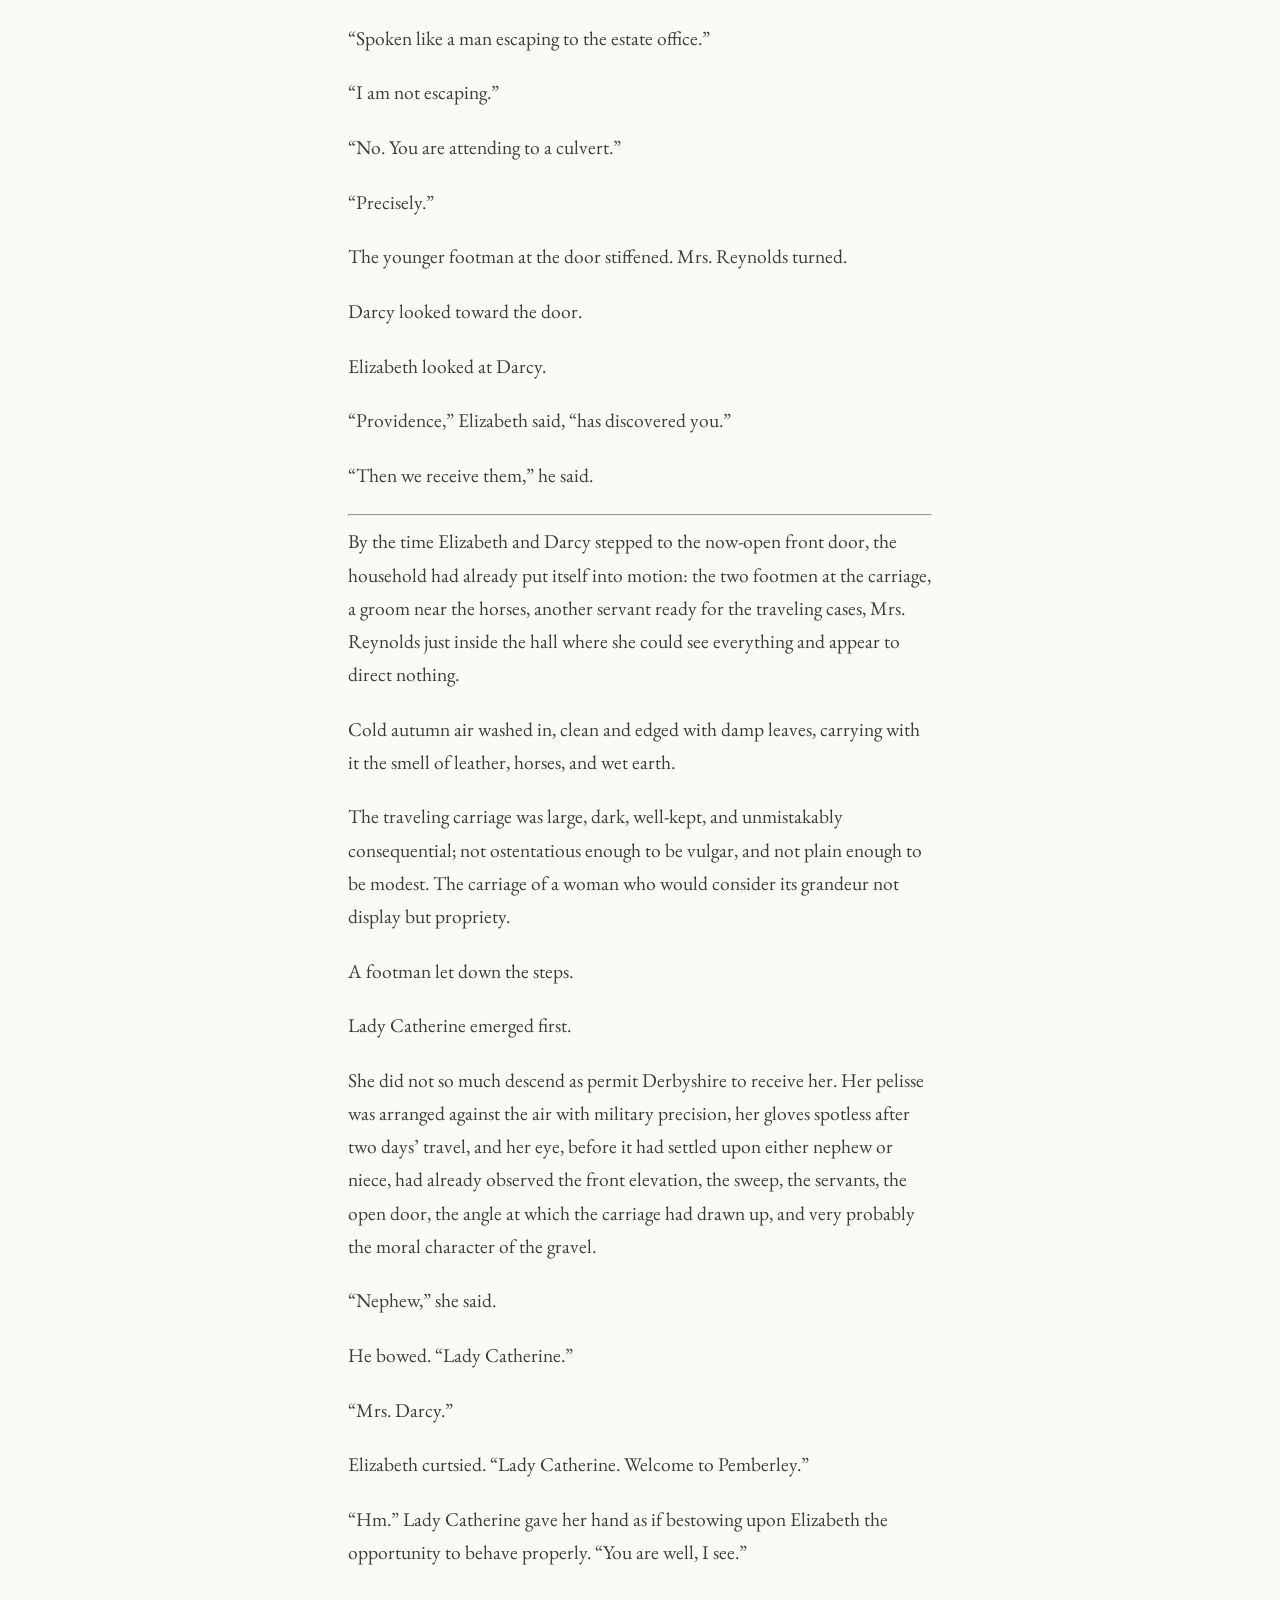
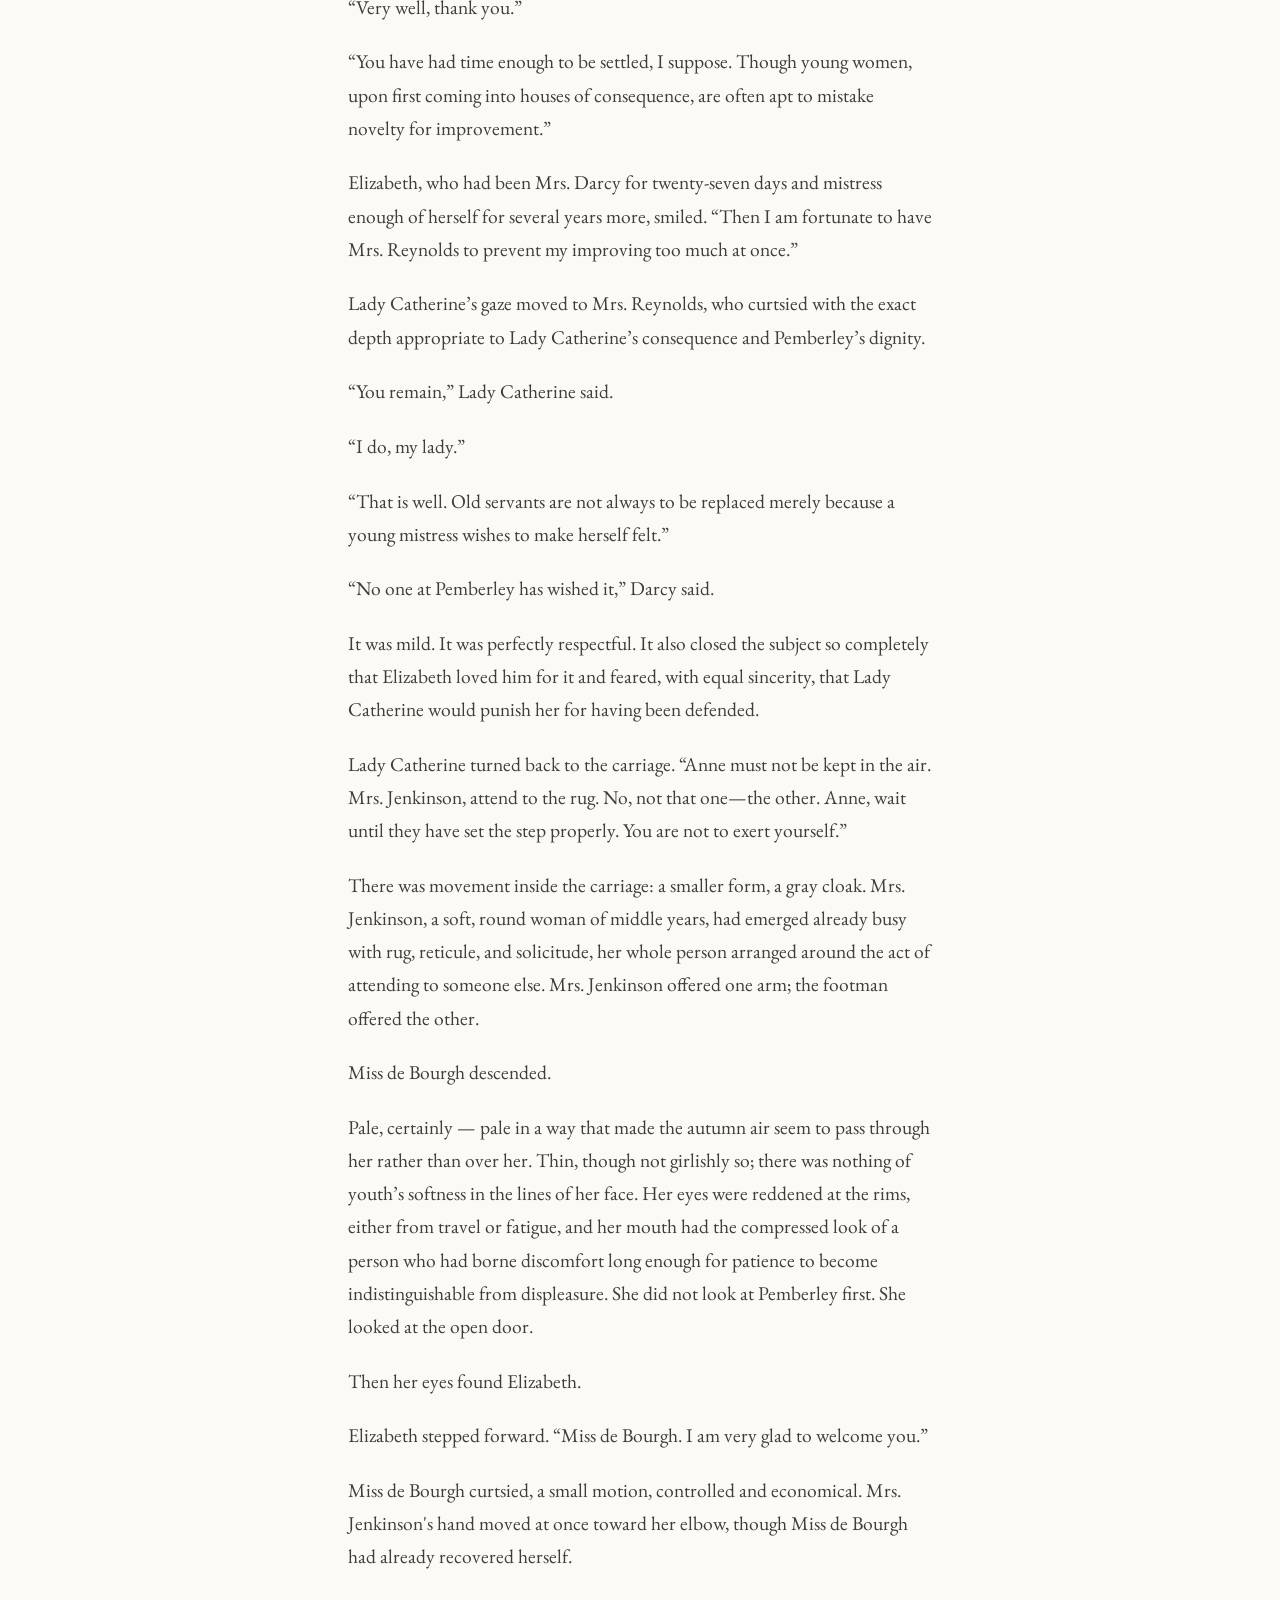
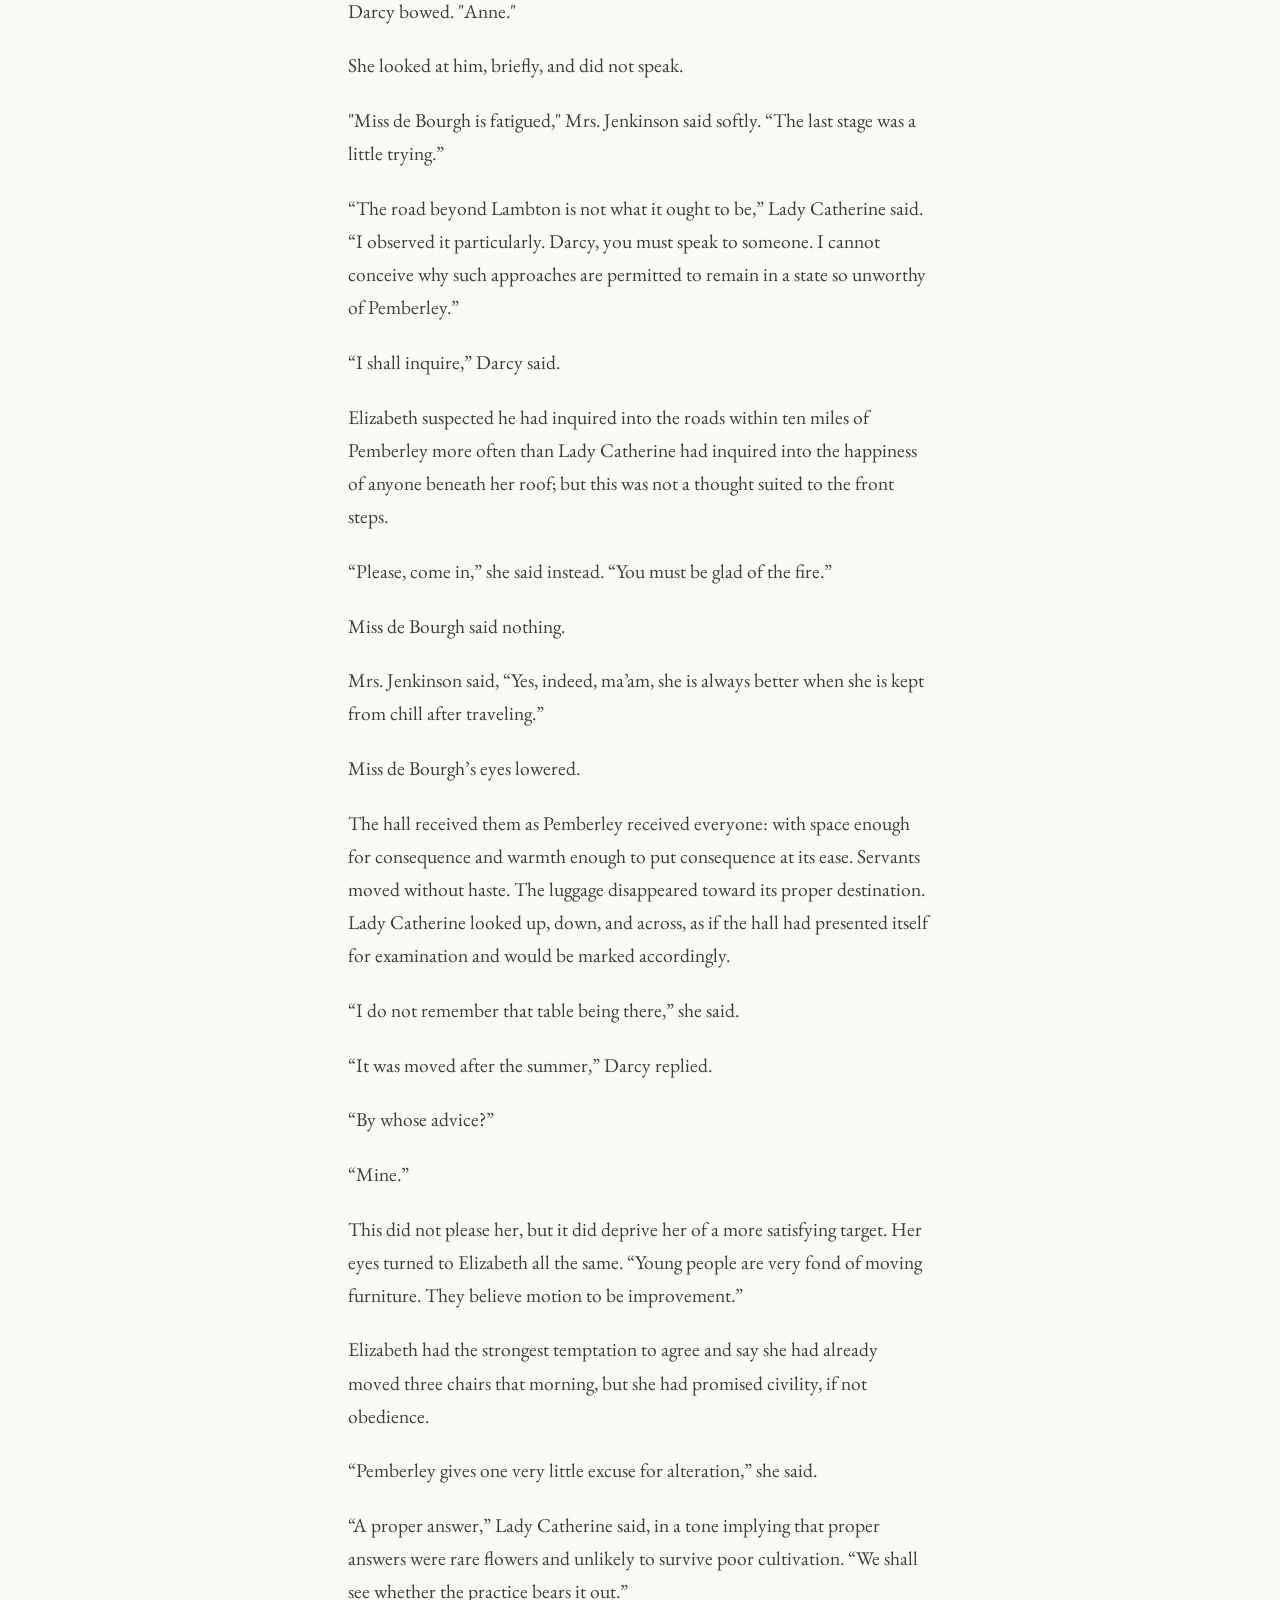
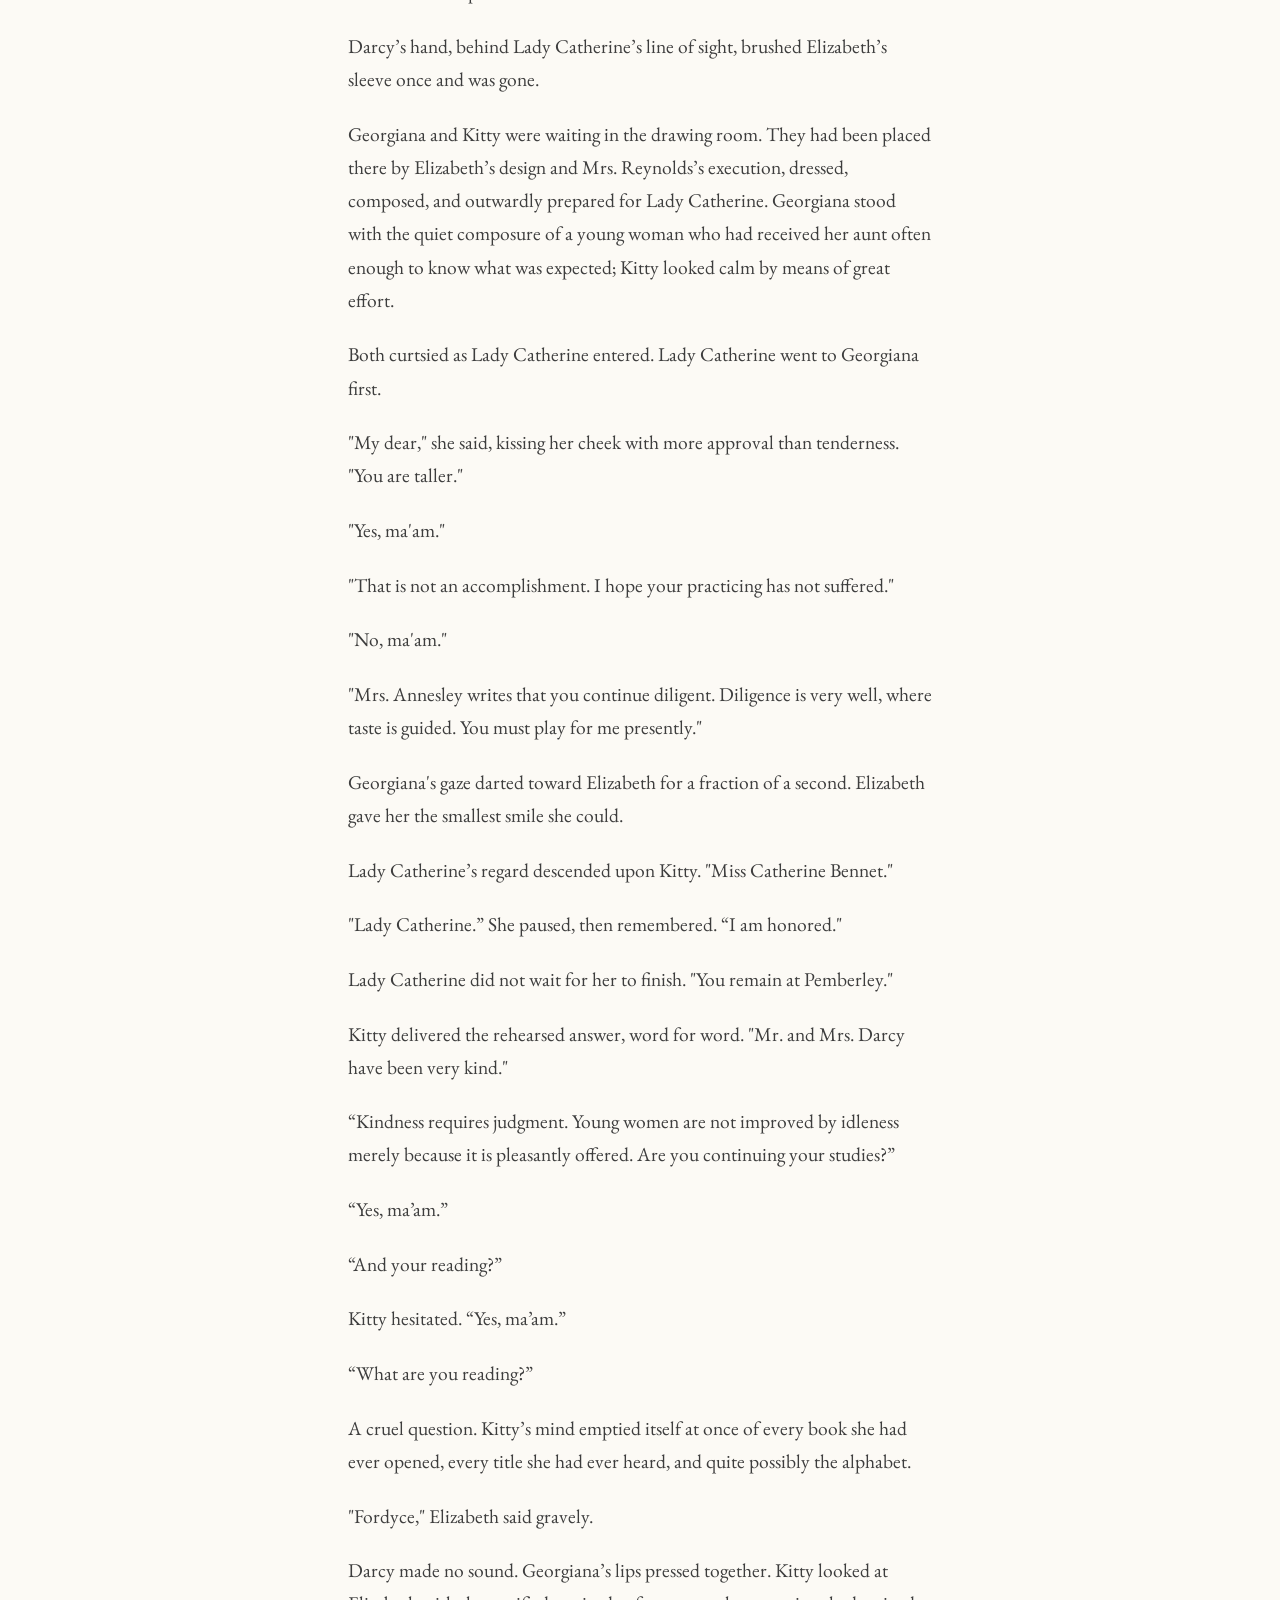
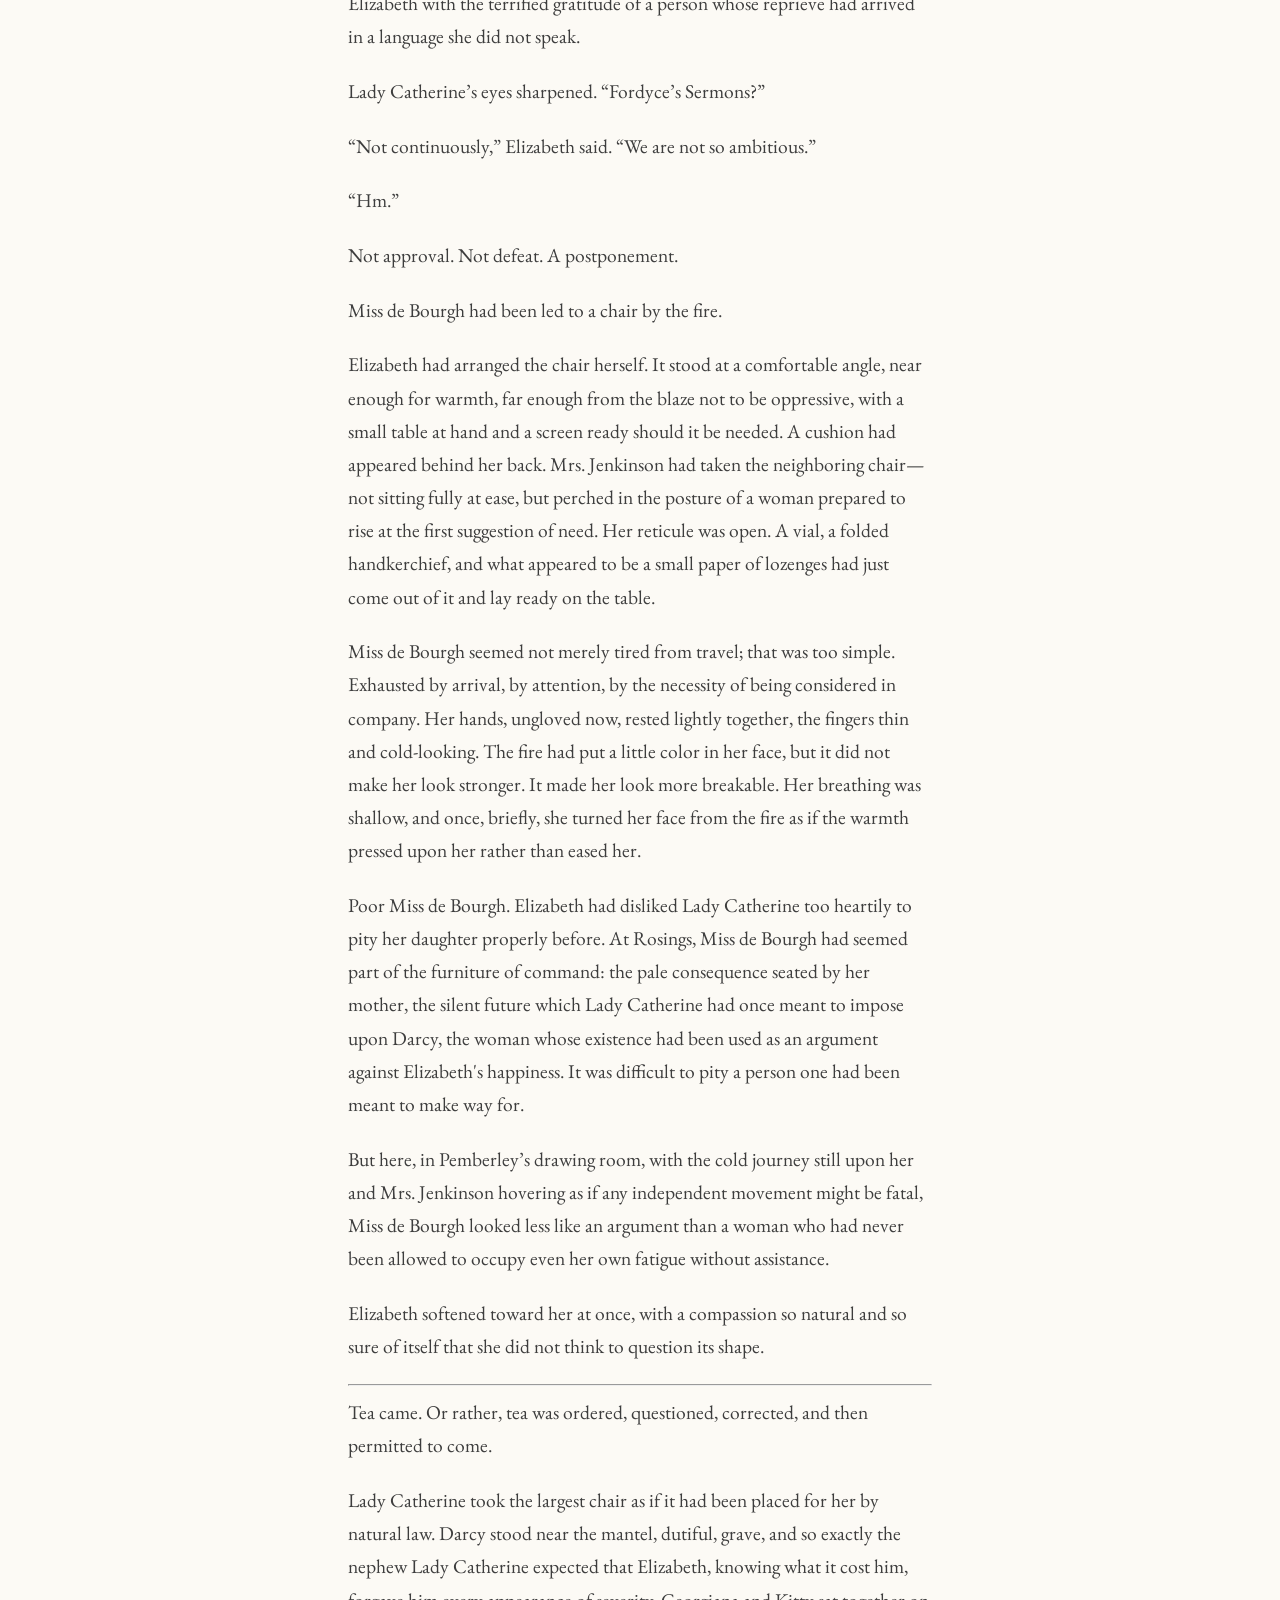
<file: a-proper-bloom.html>
<!DOCTYPE html>
<html lang="en">
<head>
  <meta charset="utf-8">
  <meta name="viewport" content="width=device-width, initial-scale=1">
  <title>A Proper Bloom — Lea Meadows</title>
  <meta name="description" content="A Proper Bloom, a Pride and Prejudice sequel by Lea Meadows. Book 2 of The Smaller Proofs Collection. Read the opening chapters.">
  <link rel="preconnect" href="https://fonts.googleapis.com">
  <link rel="preconnect" href="https://fonts.gstatic.com" crossorigin>
  <link href="https://fonts.googleapis.com/css2?family=Cormorant+Garamond:ital,wght@0,500;0,600;1,500&family=EB+Garamond:ital,wght@0,400;0,600;1,400&display=swap" rel="stylesheet">
  <link rel="stylesheet" href="css/style.css">
  <link rel="icon" href="/favicon.ico" sizes="any">
  <link rel="icon" type="image/svg+xml" href="/favicon.svg">
  <link rel="apple-touch-icon" href="/apple-touch-icon.png">
</head>
<body>

  <header class="site-header">
    <nav class="nav">
      <a class="brand-mark" href="index.html">Lea <span>Meadows</span></a>
      <div class="nav-links">
        <a href="index.html">Home</a>
        <a href="by-smaller-proofs.html">By Smaller Proofs</a>
        <a href="a-proper-bloom.html" aria-current="page">A Proper Bloom</a>
        <a href="a-proper-choice.html">A Proper Choice</a>
        <a href="about.html">About</a>
      </div>
    </nav>
  </header>

  <section>
    <div class="wrap">
      <div class="book-hero">

        <img class="cover" src="images/a-proper-bloom.jpg" alt="A Proper Bloom cover">

        <div>
          <p class="series-label">The Smaller Proofs Collection &middot; Book 2</p>
          <h1>A Proper Bloom</h1>
          <p class="subtitle">A Pride and Prejudice Sequel</p>
          <p class="pub-status">Available now</p>

          <!-- ===== DRAFT BLURB — please refine in your own voice =====
               Built from the brand notes (Anne de Bourgh's story: recovery,
               air, health, choice, a room becoming habitable). Edit freely. -->
          <p>All her life, Anne de Bourgh has been told what her health will allow, whom she will marry, and how little she may hope for.</p>
          <p>Then Pemberley gives her what Rosings never has  &mdash; air, room, and people who ask what she wants — and Anne begins to recover in body and in spirit. But growing well means facing the question no one has ever allowed her to ask: what life would she choose, if it were truly her own?</p>

          <div class="buy-row">
            <a class="btn btn-outline" href="https://books2read.com/a-proper-bloom" target="_blank" rel="noopener">Available everywhere</a>
          </div>
          <p><a class="btn btn-primary" href="#join">Join the list for news on Lea&rsquo;s next story! &rarr;</a></p>
        </div>

      </div>
    </div>
  </section>

  <section style="background:var(--white);">
    <div class="reading wrap">
      <p class="series-label center">Read the opening</p>
   
      <article id="chapter-1">
        <h2>Chapter One &mdash; A Proper Reception</h2>

  <p>By eleven o'clock, Elizabeth Darcy had inspected three bedrooms, approved two fires, altered one chair, and asked Mrs. Reynolds six questions which, in another woman’s mouth and with another degree of consequence, might have sounded very like an inquisition.</p>

  <p>Mrs. Reynolds, who had presided over Pemberley through illnesses, homecomings, christenings, tenants' dinners, family deaths, and a master's marriage, received each question with the same composed attention. She neither smiled at Elizabeth's care nor encouraged it into anxiety. If the blue room had been aired, it had been aired; if the sheets had been warmed, they had been warmed; if Lady Catherine de Bourgh had requested that Miss de Bourgh should not be put where there was any possibility of damp, draft, noise, over-exertion, too much morning light, too little afternoon light, or any other circumstance by which a constitution already unequal to the common demands of life might be further tried, Mrs. Reynolds had found a way to acknowledge the instruction without allowing it to become the government of Pemberley.</p>

  <p>“The fire has been laid, ma’am,” she said, as they stood in the doorway of the blue room, “but not lighted. I thought you might prefer the room fresh until Miss de Bourgh is brought up.”</p>

  <p>“Yes,” Elizabeth said. “Quite right.”</p>

  <p>She had occupied this room on her first visit to Pemberley. She had liked it then, though she had not known she liked it — had only known that after the first terror of entering Pemberley, after the first impossibility of believing herself under Mr. Darcy's roof, here had been a room which did not press upon her.</p>

  <p>For Miss de Bourgh, it might do the same.</p>

  <p>Or, if Lady Catherine was to be believed, it might be insufficiently warm, insufficiently near, insufficiently elevated, insufficiently screened from all the common offenses of air and light by which the world had apparently been trying Miss de Bourgh for her eight-and-twenty years.</p>

  <p>Elizabeth crossed to the writing table and moved the inkstand half an inch to the left.</p>

  <p>"She is not to be overwhelmed," Elizabeth said.</p>

  <p>“No, ma’am.”</p>

  <p>“And yet I would not have the room look as though we expected her to be ill the moment she entered it.”</p>

  <p>“No, ma’am.”</p>

  <p>It was possible, Elizabeth thought, that she had married not only a man and an estate, but an institution for the preservation of composure. She had been mistress of Pemberley for barely a month, and already she had learned that Mrs. Reynolds could say <em>yes, ma’am</em> in at least eight distinct meanings, three of them corrective, two sympathetic, one amused, and two beyond Elizabeth’s present powers of classification.</p>

  <p>Lady Catherine's apartments were in the south wing, a full staircase and two turnings removed from the blue room. Mrs. Reynolds had chosen them: the principal guest suite, with a bedchamber, dressing room, and a sitting room whose windows looked out over the formal garden, furnished with writing materials, a good lamp, and a bell within easy reach of every chair. It was the suite kept for visitors whose rank required both space and the appearance of having been expected. Here, none of the blue room's quiet restraint was wanted.</p>

  <p>The bedchamber was grand, because Lady Catherine would expect grandeur; warm, because Lady Catherine would object to chill; not too warm, because she would object to excess; and supplied with every proper comfort except the one thing Pemberley could not provide, which was Rosings.</p>

  <p>Elizabeth looked about it and found nothing wanting. Which meant only that Lady Catherine would have to invent something.</p>

  <p>"She will find the chimney draws incorrectly," she said.</p>

  <p>Mrs. Reynolds's gaze traveled to the grate with professional gravity. "It does not, ma'am."</p>

  <p>"No. But that won't stop her from saying it does."</p>

  <p>A footman passed in the corridor below. Somewhere far off, a latch turned and caught. Pemberley did not bustle when guests came. It arranged. It knew how many servants were required before the need appeared; it knew which coal burned cleanest in which grate; it knew how to make a guest feel honored without seeming to have exerted itself. Elizabeth had once been received by that knowledge and had mistaken it, at first, for grandeur. She knew better now. Grandeur stood still and waited to be admired. A household worked.</p>

  <p>She was beginning, cautiously, to love the work.</p>

  <p>That happiness had come upon her less like a sunrise than like the discovery, made day by day, that some door she had expected to find locked was standing open. At Longbourn, she had been a daughter among five, laughing in corners, defending her family in public and accusing them in private, and knowing exactly how much disorder a room might contain before her father retired to the library. At Pemberley she was Mrs. Darcy. The name still startled her at moments: on a letter, in a servant’s mouth, in Darcy’s voice across a room. Yet it no longer felt impossible. It was a garment still new in the shoulders, perhaps, but made for her measure after all.</p>

  <p>Though there were moments when she wondered whether Pemberley required a softer hand than hers. Jane, at Netherfield, had received all of Bingley's family with such warmth that even Miss Bingley had found no fair objection. But Jane's gift was gentleness without edges. Elizabeth's was something sharper, and she was not always certain, in the silence between rooms, that sharpness would serve a hostess as well as gentleness did.</p>

  <p>The wedding had helped. Or rather, the wedding had not prevented it, which, considering the number of Bennets and near-Bennets assembled under one roof, was no small recommendation. Mrs. Bennet had wept, triumphed, prophesied, and revived herself at intervals with such regularity that Mr. Bennet had observed she was becoming almost dependable. Mary had pronounced marriage a solemn institution and had been prevailed upon not to elaborate before breakfast.</p>

  <p>Lady Catherine had not attended.</p>

  <p>Darcy had felt it more deeply than he had said; she had seen that in the way he folded the letter, once, twice, and then again, until the paper's edges no longer quite met. But for herself — selfish, insufficiently awed creature that she was — Elizabeth had been relieved. There had been no towering aunt to inspect the church, the breakfast, the Gardiners, the cut of Elizabeth's gown, and the moral decay represented by a bride who could laugh with her uncle before entering her husband's carriage.</p>

  <p>Lady Catherine had not come to the wedding.</p>

  <p>Lady Catherine was coming now.</p>

  <p>Her letter had arrived two weeks after the Darcys returned to Pemberley, three pages of family civility, family correction, and family inevitability, with a fourth enclosed from Mrs. Jenkinson concerning Miss de Bourgh’s arrangements. Lady Catherine had declined, in terms of formidable moderation, to let the marriage remain unacknowledged by a formal visit. She would come to Pemberley for three nights. She would bring Anne. She would see Darcy established. She would, though she did not write the words, determine whether Pemberley had survived the installation of its new mistress.</p>

  <p>Elizabeth had read the letter twice, laughed once, and then looked across the breakfast table at her husband.</p>

  <p>Darcy had said, “It is better that she comes.”</p>

  <p>“Yes,” Elizabeth had replied. “That is precisely what I was trying to persuade myself.”</p>

  <p>He had looked grave for three seconds and then not grave enough. That was marriage, Elizabeth was discovering: not the end of astonishment, but the beginning of being astonished in company.</p>

  <p>As they descended the stairs, Elizabeth reviewed Lady Catherine's instructions once more, ticking off her preparations as a good hostess ought.</p>

  <p>A chair by the fire.</p>

  <p>Tea ready at once.</p>

  <p>No expectation Anne would join the younger ladies if she were tired.</p>

  <p>At the foot of the stairs, they met Darcy.</p>

  <p>He was crossing the hall with a letter in one hand, moving with that studied air of purpose which would have deceived anyone who did not know him intimately, and very few who did. He was properly dressed for the occasion — she could not have faulted his coat, his cravat, or his air of having been ready since breakfast — which made the letter, and the direction in which he was walking, all the more transparent. In private he was William, by his own request; in the hall, with Mrs. Reynolds a step behind her and two footmen stationed at the door, he remained Mr. Darcy.</p>

  <p>"Mr. Darcy," Elizabeth said, stopping.</p>

  <p>He stopped also. “Mrs. Darcy.”</p>

  <p>Mrs. Reynolds, with perfect discretion, discovered an urgent need to speak to the senior footman.</p>

  <p>Elizabeth looked at the letter. "You have business elsewhere?"</p>

  <p>"The estate office."</p>

  <p>“Ah. How fortunate that it has chosen this morning to require you.”</p>

  <p>“It’s Stony Close. The lower culvert has failed again, and Hardwick thinks the last rain has done more damage than we supposed.”</p>

  <p>“A very inconsiderate culvert,” Elizabeth said. “It might have waited until your aunt had been in the house half an hour.”</p>

  <p>Darcy’s mouth betrayed him slightly at the corner. “I do not believe culverts are governed by my aunt’s convenience.”</p>

  <p>“No. That is perhaps why she has so little patience with them.”</p>

  <p>His smile nearly appeared, then was suppressed by duty, family feeling, and the recollection that Lady Catherine would be at his door in a matter of minutes. Elizabeth liked him best in these moments: not because he was easy, but because ease, when it came, was still a gift he seemed surprised to have made.</p>

  <p>“Everything is ready?” he asked.</p>

  <p>“To be sure.”</p>

  <p>Darcy’s levity fell away. “My aunt will be particular.”</p>

  <p>“Your aunt,” Elizabeth replied, “has never given me reason to expect otherwise.”</p>

  <p>This time the smile did come, briefly. “Elizabeth.”</p>

  <p>The name, still private enough to warm her, softened the warning.</p>

  <p>“I shall be civil,” she said.</p>

  <p>“I never doubted your civility.”</p>

  <p>“Then I shall be obedient.”</p>

  <p>“I have often doubted that.”</p>

  <p>She laughed, and he took her hand — briefly, as a husband may in his own hall, his thumb warm against her fingers.</p>

  <p>“Three nights,” he said.</p>

  <p>“Four days,” she corrected. “You must not rob me of any portion of my trial.”</p>

  <p>“We shall survive it.”</p>

  <p>“Spoken like a man escaping to the estate office.”</p>

  <p>“I am not escaping.”</p>

  <p>“No. You are attending to a culvert.”</p>

  <p>“Precisely.”</p>

  <p>The younger footman at the door stiffened. Mrs. Reynolds turned.</p>

  <p>Darcy looked toward the door.</p>

  <p>Elizabeth looked at Darcy.</p>

  <p>“Providence,” Elizabeth said, “has discovered you.”</p>

  <p>“Then we receive them,” he said.</p>

  <hr />

  <p>By the time Elizabeth and Darcy stepped to the now-open front door, the household had already put itself into motion: the two footmen at the carriage, a groom near the horses, another servant ready for the traveling cases, Mrs. Reynolds just inside the hall where she could see everything and appear to direct nothing.</p>

  <p>Cold autumn air washed in, clean and edged with damp leaves, carrying with it the smell of leather, horses, and wet earth.</p>

  <p>The traveling carriage was large, dark, well-kept, and unmistakably consequential; not ostentatious enough to be vulgar, and not plain enough to be modest. The carriage of a woman who would consider its grandeur not display but propriety.</p>

  <p>A footman let down the steps.</p>

  <p>Lady Catherine emerged first.</p>

  <p>She did not so much descend as permit Derbyshire to receive her. Her pelisse was arranged against the air with military precision, her gloves spotless after two days’ travel, and her eye, before it had settled upon either nephew or niece, had already observed the front elevation, the sweep, the servants, the open door, the angle at which the carriage had drawn up, and very probably the moral character of the gravel.</p>

  <p>“Nephew,” she said.</p>

  <p>He bowed. “Lady Catherine.”</p>

  <p>“Mrs. Darcy.”</p>

  <p>Elizabeth curtsied. “Lady Catherine. Welcome to Pemberley.”</p>

  <p>“Hm.” Lady Catherine gave her hand as if bestowing upon Elizabeth the opportunity to behave properly. “You are well, I see.”</p>

  <p>“Very well, thank you.”</p>

  <p>“You have had time enough to be settled, I suppose. Though young women, upon first coming into houses of consequence, are often apt to mistake novelty for improvement.”</p>

  <p>Elizabeth, who had been Mrs. Darcy for twenty-seven days and mistress enough of herself for several years more, smiled. “Then I am fortunate to have Mrs. Reynolds to prevent my improving too much at once.”</p>

  <p>Lady Catherine’s gaze moved to Mrs. Reynolds, who curtsied with the exact depth appropriate to Lady Catherine’s consequence and Pemberley’s dignity.</p>

  <p>“You remain,” Lady Catherine said.</p>

  <p>“I do, my lady.”</p>

  <p>“That is well. Old servants are not always to be replaced merely because a young mistress wishes to make herself felt.”</p>

  <p>“No one at Pemberley has wished it,” Darcy said.</p>

  <p>It was mild. It was perfectly respectful. It also closed the subject so completely that Elizabeth loved him for it and feared, with equal sincerity, that Lady Catherine would punish her for having been defended.</p>

  <p>Lady Catherine turned back to the carriage. “Anne must not be kept in the air. Mrs. Jenkinson, attend to the rug. No, not that one—the other. Anne, wait until they have set the step properly. You are not to exert yourself.”</p>

  <p>There was movement inside the carriage: a smaller form, a gray cloak. Mrs. Jenkinson, a soft, round woman of middle years, had emerged already busy with rug, reticule, and solicitude, her whole person arranged around the act of attending to someone else. Mrs. Jenkinson offered one arm; the footman offered the other.</p>

  <p>Miss de Bourgh descended.</p>

  <p>Pale, certainly — pale in a way that made the autumn air seem to pass through her rather than over her. Thin, though not girlishly so; there was nothing of youth’s softness in the lines of her face. Her eyes were reddened at the rims, either from travel or fatigue, and her mouth had the compressed look of a person who had borne discomfort long enough for patience to become indistinguishable from displeasure. She did not look at Pemberley first. She looked at the open door.</p>

  <p>Then her eyes found Elizabeth.</p>

  <p>Elizabeth stepped forward. “Miss de Bourgh. I am very glad to welcome you.”</p>

  <p>Miss de Bourgh curtsied, a small motion, controlled and economical. Mrs. Jenkinson's hand moved at once toward her elbow, though Miss de Bourgh had already recovered herself.</p>

  <p>Darcy bowed. "Anne."</p>

  <p>She looked at him, briefly, and did not speak.</p>

  <p>"Miss de Bourgh is fatigued," Mrs. Jenkinson said softly. “The last stage was a little trying.”</p>

  <p>“The road beyond Lambton is not what it ought to be,” Lady Catherine said. “I observed it particularly. Darcy, you must speak to someone. I cannot conceive why such approaches are permitted to remain in a state so unworthy of Pemberley.”</p>

  <p>“I shall inquire,” Darcy said.</p>

  <p>Elizabeth suspected he had inquired into the roads within ten miles of Pemberley more often than Lady Catherine had inquired into the happiness of anyone beneath her roof; but this was not a thought suited to the front steps.</p>

  <p>“Please, come in,” she said instead. “You must be glad of the fire.”</p>

  <p>Miss de Bourgh said nothing.</p>

  <p>Mrs. Jenkinson said, “Yes, indeed, ma’am, she is always better when she is kept from chill after traveling.”</p>

  <p>Miss de Bourgh’s eyes lowered.</p>

  <p>The hall received them as Pemberley received everyone: with space enough for consequence and warmth enough to put consequence at its ease. Servants moved without haste. The luggage disappeared toward its proper destination. Lady Catherine looked up, down, and across, as if the hall had presented itself for examination and would be marked accordingly.</p>

  <p>“I do not remember that table being there,” she said.</p>

  <p>“It was moved after the summer,” Darcy replied.</p>

  <p>“By whose advice?”</p>

  <p>“Mine.”</p>

  <p>This did not please her, but it did deprive her of a more satisfying target. Her eyes turned to Elizabeth all the same. “Young people are very fond of moving furniture. They believe motion to be improvement.”</p>

  <p>Elizabeth had the strongest temptation to agree and say she had already moved three chairs that morning, but she had promised civility, if not obedience.</p>

  <p>“Pemberley gives one very little excuse for alteration,” she said.</p>

  <p>“A proper answer,” Lady Catherine said, in a tone implying that proper answers were rare flowers and unlikely to survive poor cultivation. “We shall see whether the practice bears it out.”</p>

  <p>Darcy’s hand, behind Lady Catherine’s line of sight, brushed Elizabeth’s sleeve once and was gone.</p>

  <p>Georgiana and Kitty were waiting in the drawing room. They had been placed there by Elizabeth’s design and Mrs. Reynolds’s execution, dressed, composed, and outwardly prepared for Lady Catherine. Georgiana stood with the quiet composure of a young woman who had received her aunt often enough to know what was expected; Kitty looked calm by means of great effort.</p>

  <p>Both curtsied as Lady Catherine entered. Lady Catherine went to Georgiana first.</p>

  <p>"My dear," she said, kissing her cheek with more approval than tenderness. "You are taller."</p>

  <p>"Yes, ma'am."</p>

  <p>"That is not an accomplishment. I hope your practicing has not suffered."</p>

  <p>"No, ma'am."</p>

  <p>"Mrs. Annesley writes that you continue diligent. Diligence is very well, where taste is guided. You must play for me presently."</p>

  <p>Georgiana's gaze darted toward Elizabeth for a fraction of a second. Elizabeth gave her the smallest smile she could.</p>

  <p>Lady Catherine’s regard descended upon Kitty. "Miss Catherine Bennet."</p>

  <p>"Lady Catherine.” She paused, then remembered. “I am honored."</p>

  <p>Lady Catherine did not wait for her to finish. "You remain at Pemberley."</p>

  <p>Kitty delivered the rehearsed answer, word for word. "Mr. and Mrs. Darcy have been very kind."</p>

  <p>“Kindness requires judgment. Young women are not improved by idleness merely because it is pleasantly offered. Are you continuing your studies?”</p>

  <p>“Yes, ma’am.”</p>

  <p>“And your reading?”</p>

  <p>Kitty hesitated. “Yes, ma’am.”</p>

  <p>“What are you reading?”</p>

  <p>A cruel question. Kitty’s mind emptied itself at once of every book she had ever opened, every title she had ever heard, and quite possibly the alphabet.</p>

  <p>"Fordyce," Elizabeth said gravely.</p>

  <p>Darcy made no sound. Georgiana’s lips pressed together. Kitty looked at Elizabeth with the terrified gratitude of a person whose reprieve had arrived in a language she did not speak.</p>

  <p>Lady Catherine’s eyes sharpened. “Fordyce’s Sermons?”</p>

  <p>“Not continuously,” Elizabeth said. “We are not so ambitious.”</p>

  <p>“Hm.”</p>

  <p>Not approval. Not defeat. A postponement.</p>

  <p>Miss de Bourgh had been led to a chair by the fire.</p>

  <p>Elizabeth had arranged the chair herself. It stood at a comfortable angle, near enough for warmth, far enough from the blaze not to be oppressive, with a small table at hand and a screen ready should it be needed. A cushion had appeared behind her back. Mrs. Jenkinson had taken the neighboring chair—not sitting fully at ease, but perched in the posture of a woman prepared to rise at the first suggestion of need. Her reticule was open. A vial, a folded handkerchief, and what appeared to be a small paper of lozenges had just come out of it and lay ready on the table.</p>

  <p>Miss de Bourgh seemed not merely tired from travel; that was too simple. Exhausted by arrival, by attention, by the necessity of being considered in company. Her hands, ungloved now, rested lightly together, the fingers thin and cold-looking. The fire had put a little color in her face, but it did not make her look stronger. It made her look more breakable. Her breathing was shallow, and once, briefly, she turned her face from the fire as if the warmth pressed upon her rather than eased her.</p>

  <p>Poor Miss de Bourgh. Elizabeth had disliked Lady Catherine too heartily to pity her daughter properly before. At Rosings, Miss de Bourgh had seemed part of the furniture of command: the pale consequence seated by her mother, the silent future which Lady Catherine had once meant to impose upon Darcy, the woman whose existence had been used as an argument against Elizabeth's happiness. It was difficult to pity a person one had been meant to make way for.</p>

  <p>But here, in Pemberley’s drawing room, with the cold journey still upon her and Mrs. Jenkinson hovering as if any independent movement might be fatal, Miss de Bourgh looked less like an argument than a woman who had never been allowed to occupy even her own fatigue without assistance.</p>

  <p>Elizabeth softened toward her at once, with a compassion so natural and so sure of itself that she did not think to question its shape.</p>

  <hr />

  <p>Tea came. Or rather, tea was ordered, questioned, corrected, and then permitted to come.</p>

  <p>Lady Catherine took the largest chair as if it had been placed for her by natural law. Darcy stood near the mantel, dutiful, grave, and so exactly the nephew Lady Catherine expected that Elizabeth, knowing what it cost him, forgave him every appearance of severity. Georgiana and Kitty sat together on the sofa, Kitty’s hands folded with exemplary uselessness. Elizabeth took the chair which allowed her to attend to Lady Catherine, observe Miss de Bourgh, rescue Kitty, encourage Georgiana, and not look as though she were doing any of those things.</p>

  <p>It was a demanding chair.</p>

  <p>“The room is altered,” Lady Catherine said.</p>

  <p>“Only a little,” Elizabeth replied.</p>

  <p>“Why?”</p>

  <p>“Because the light is better with the small table nearer the window.”</p>

  <p>“Light is not the only consideration.”</p>

  <p>“No. But it is one.”</p>

  <p>Lady Catherine looked at her. Elizabeth looked pleasantly back.</p>

  <p>“And who advised it?”</p>

  <p>“I did.”</p>

  <p>Darcy’s eyes came to her. Not in alarm. In interest.</p>

  <p>Lady Catherine set down her cup. “You have begun early.”</p>

  <p>“With moving small tables? I fear so.”</p>

  <p>“With making yourself felt.”</p>

  <p>Elizabeth could have answered that to be mistress of a house and leave no trace upon its rooms seemed an unusual definition of duty; but she was not yet so lost to prudence. “I hope only where Pemberley is not injured by it.”</p>

  <p>“My dear Mrs. Darcy, injury is not always apparent to those who inflict it.”</p>

  <p>“Then I am fortunate in having many people ready to detect it.”</p>

  <p>Darcy's mouth did nothing. It did nothing with great effort.</p>

  <p>Lady Catherine's attention moved. "And your family, Mrs. Darcy? Your parents are well, I suppose."</p>

  <p>"Very well, thank you."</p>

  <p>"Your parents have visited, I suppose."</p>

  <p>"My father came in August," Elizabeth said. "He found Pemberley's library very much to his liking."</p>

  <p>"And your mother?"</p>

  <p>"Not yet. She is still becoming accustomed to having a married daughter so near as Netherfield. It is only a short carriage ride from Longbourn."</p>

  <p>"One married daughter at Netherfield, another at Pemberley." Lady Catherine's tone suggested that the Bennet family was conducting an invasion by matrimony.</p>

  <p>Her mother would reach Pemberley eventually, but it did not have to be soon.</p>

  <p>Mrs. Jenkinson leaned forward. "The fire is perhaps a little high for Miss de Bourgh, ma'am. She is sensitive to sudden warmth after traveling."</p>

  <p>Elizabeth glanced at Miss de Bourgh. "Would you like it lowered, Miss de Bourgh?"</p>

  <p>"Anne must be kept warm," Lady Catherine said. "She is always chilled after a journey. The fire is not to be touched."</p>

  <p>Mrs. Jenkinson sat back at once. "No, my lady."</p>

  <p>Miss de Bourgh did not speak. She gazed at the fire.</p>

  <p>“There is a screen if the light tries her,” Mrs. Jenkinson added, already half-rising.</p>

  <p>“No,” Miss de Bourgh said.</p>

  <p>It was so quiet that Elizabeth might have mistaken it for the fire had every other person in the room not paused.</p>

  <p>Lady Catherine resumed her survey.</p>

  <p>“Georgiana, what are you practicing?”</p>

  <p>Georgiana named a piece. Lady Catherine had heard it played better by a girl of no fortune but excellent instruction, did not approve of the manner in which young ladies were now taught to approach it, and supposed Georgiana's taste had not been allowed to grow fanciful.</p>

  <p>“And Miss Bennet sings?”</p>

  <p>Kitty looked betrayed by the universe.</p>

  <p>“A little,” Elizabeth said.</p>

  <p>“Everyone sings a little. It is one of the misfortunes of these new notions of education. Accomplishment is now measured by attempts.”</p>

  <p>Kitty blushed. Georgiana, with a courage Elizabeth loved, said, “Kitty has a pleasant voice.”</p>

  <p>“Pleasantness is not training,” Lady Catherine replied. “But it may be improved, if there is application. I should like to hear what you are all doing. Young women are never so well judged as at the instrument.”</p>

  <p>This pronouncement had the effect of a command, though it had not taken the trouble to become one.</p>

  <p>Georgiana rose. Kitty rose because Georgiana had risen. Darcy moved from the mantel. Elizabeth set down her cup.</p>

  <p>Lady Catherine stood also. “We will go to the music room. I am always desirous of knowing how time is employed in a house where young women reside. Darcy, you must hear whether your sister has been neglected. Mrs. Darcy, I suppose you continue to play?”</p>

  <p>“With more courage than justice,” Elizabeth said.</p>

  <p>“That is often said by those who wish to be contradicted.”</p>

  <p>“Then I shall try to bear the disappointment.”</p>

  <p>This time Darcy turned away before his face could betray him.</p>

  <p>Miss de Bourgh’s hand moved on the arm of her chair. Mrs. Jenkinson noticed it before Elizabeth had decided whether there was anything to notice. She leaned toward her, murmuring, “You are better where you are, my dear Miss de Bourgh.”</p>

  <p>Lady Catherine’s head turned. “Anne, you had best remain by the fire. You have traveled quite enough for one day. Mrs. Jenkinson will stay with you.”</p>

  <p>Miss de Bourgh’s hand went still.</p>

  <p>Elizabeth smiled at her. “We shall not be long.”</p>

  <p>Miss de Bourgh inclined her head.</p>

  <p>Elizabeth followed the others. Lady Catherine took Darcy’s arm without asking for it. Georgiana and Kitty moved ahead together, both too well-bred to hurry and too young not to wish they might.</p>

  <p>The door between the rooms stood open long enough for Elizabeth to hear Mrs. Jenkinson’s soft murmur, the fire settling in the grate, and the faint rustle of Miss de Bourgh’s gown as she remained where she had been placed.</p>

      </article>
      <div class="chapter-break">&#10086;</div>
     
    
    </div>
  </section>

  <!-- ===== KEEP READING (end-of-sample CTA) ===== -->
  <section class="next-section">
    <div class="wrap">
      <div class="keep-reading">
        <p class="series-label">Out now</p>
        <h2>Read the rest of <em>A Proper Bloom</em></h2>
        <p>The complete novel is available at every major retailer.</p>
        <p><a class="btn btn-primary" href="https://books2read.com/a-proper-bloom" target="_blank" rel="noopener">Available everywhere</a></p>
      </div>
      <div class="next-up">
        <a href="a-proper-choice.html"><img src="images/a-proper-choice.jpg" alt="A Proper Choice cover"></a>
        <div class="next-body">
          <p class="series-label">Next in the Collection &middot; Book 3</p>
          <h3>A Proper Choice</h3>
          <p>Anne de Bourgh comes home to Rosings and must decide whether she can be free. Available now.</p>
          <a class="btn btn-outline" href="a-proper-choice.html">Read more &rarr;</a>
        </div>
      </div>
    </div>
  </section>

  <section id="join">
    <div class="wrap">
      <div class="signup">
        <h2>Want to read on?</h2>
        <p>Let Lea write to you for news on her next story.</p>
        <form action="https://app.kit.com/forms/9603791/subscriptions"
              class="seva-form formkit-form lea-form" method="post"
              data-sv-form="9603791" data-uid="089a5491f1" data-format="inline" data-version="5"
              data-options="{&quot;settings&quot;:{&quot;after_subscribe&quot;:{&quot;action&quot;:&quot;message&quot;,&quot;success_message&quot;:&quot;Success! Now check your email to confirm your subscription.&quot;,&quot;redirect_url&quot;:&quot;&quot;},&quot;recaptcha&quot;:{&quot;enabled&quot;:false}},&quot;version&quot;:&quot;5&quot;}">
          <ul class="formkit-alert formkit-alert-error" data-element="errors" data-group="alert"></ul>
          <div class="lea-form-row" data-element="fields" data-stacked="false">
            <input class="lea-input formkit-input" name="email_address" aria-label="Email address" placeholder="Your email address" required type="email">
            <button data-element="submit" class="btn btn-primary lea-submit">
              <div class="formkit-spinner"><div></div><div></div><div></div></div>
              <span>Receive Lea&rsquo;s letters</span>
            </button>
          </div>
          <div class="formkit-powered-by-convertkit-container">
            <a href="https://kit.com/features/forms?utm_campaign=poweredby&amp;utm_content=form&amp;utm_medium=referral&amp;utm_source=dynamic" data-element="powered-by" class="formkit-powered-by-convertkit" data-variant="dark" target="_blank" rel="nofollow noopener">Built with Kit</a>
          </div>
        </form>
        <p class="signup-fallback small">
          No spam. Just chapters, story news, and the occasional note from the writing desk.
        </p>
      </div>
    </div>
  </section>

  <footer class="site-footer">
    <div class="wrap">
      <div class="footer-grid">
        <div class="footer-signup">
          <h3 style="color:var(--cream);">Receive Lea&rsquo;s letters</h3>
          <p style="opacity:0.9;">New chapters, publication news, and the occasional bonus scene from the writing desk.</p>
          <a class="btn btn-primary" href="#join">Join the list &rarr;</a>
        </div>
        <nav class="footer-nav" aria-label="Footer">
          <h3 style="color:var(--cream);">Explore</h3>
          <a href="index.html">Home</a>
          <a href="by-smaller-proofs.html">By Smaller Proofs</a>
          <a href="a-proper-bloom.html">A Proper Bloom</a>
          <a href="a-proper-choice.html">A Proper Choice</a>
          <a href="about.html">About</a>
        </nav>
      </div>
      <div class="footer-base">
        <p>&copy; 2026 Lea Meadows &middot; <a href="mailto:hello@leameadows.com">hello@leameadows.com</a><br>
        Pride and Prejudice variations &amp; sequels. An independent work of fan fiction inspired by the novels of Jane Austen.</p>
      </div>
    </div>
  </footer>

  <!-- Kit form handler: lets the signup submit in-place and show the success message -->
  <script src="https://f.convertkit.com/ckjs/ck.5.js"></script>
</body>
</html>
</file>
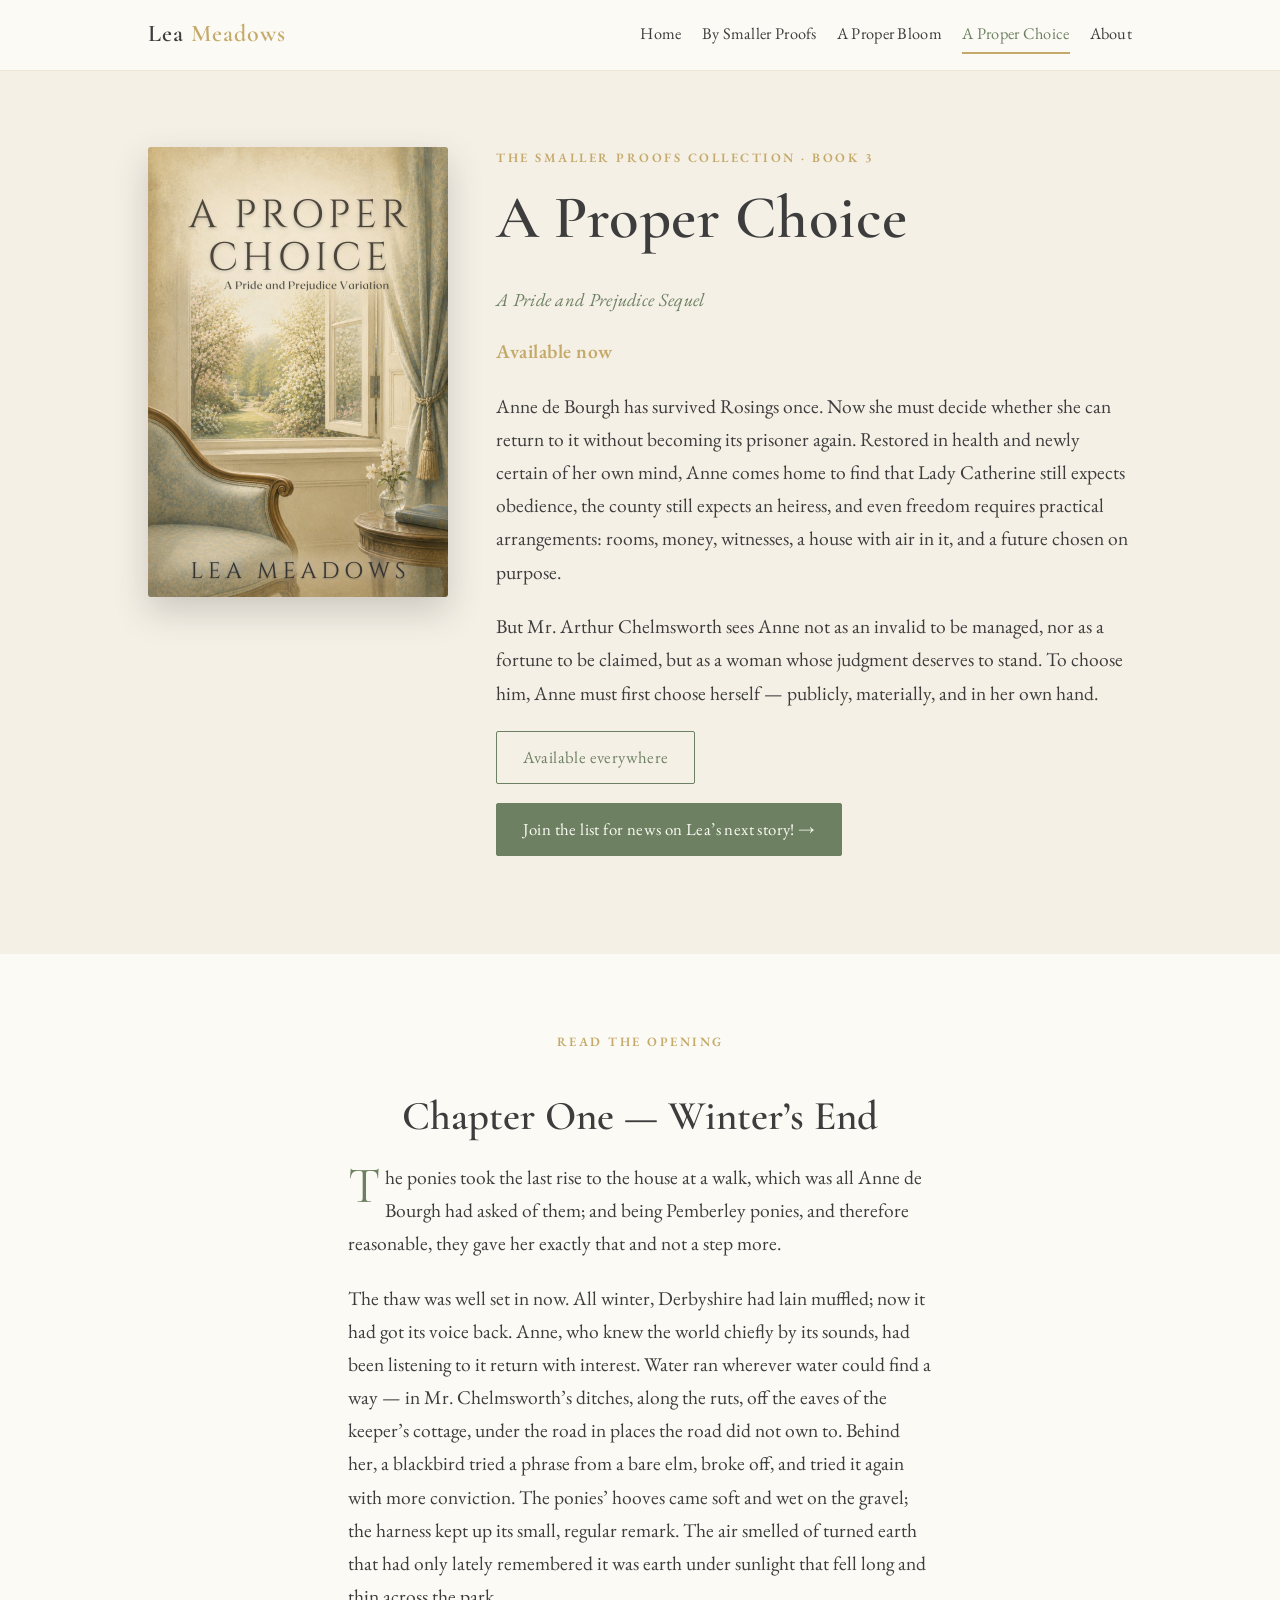
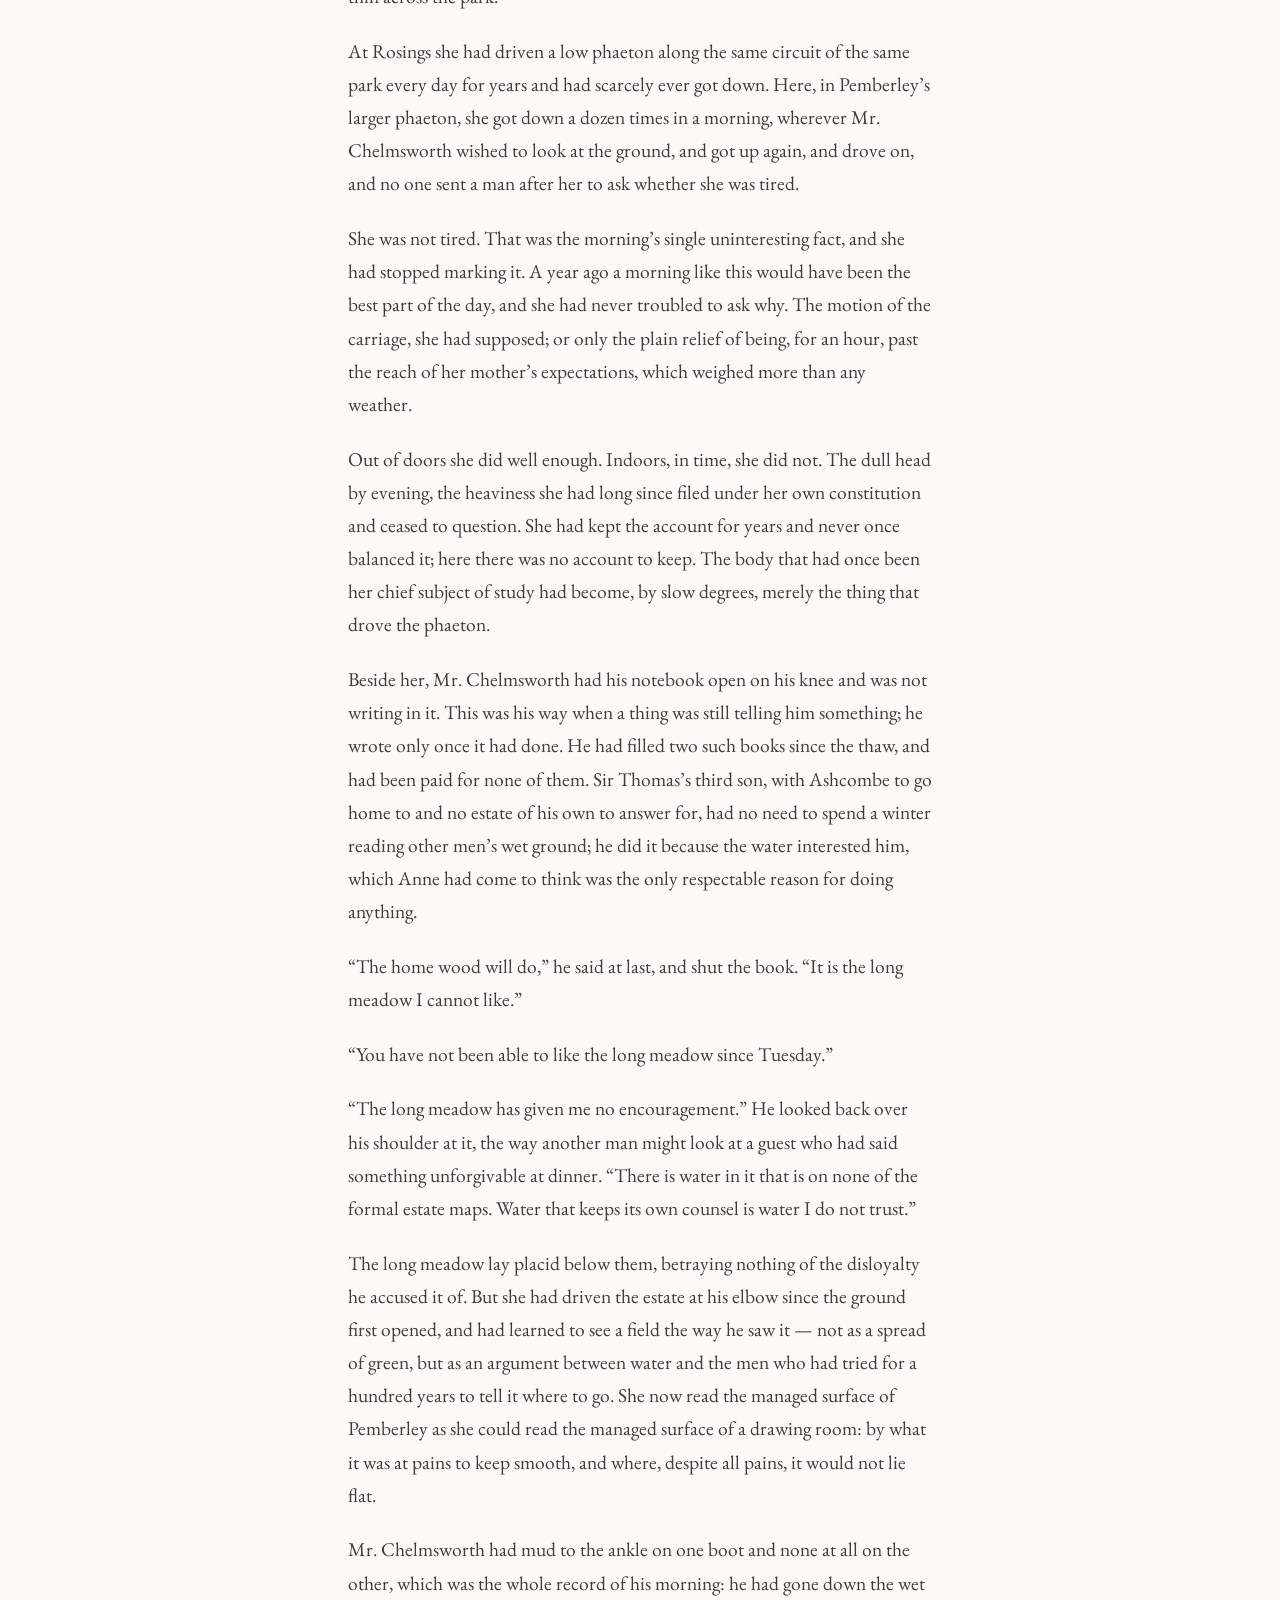
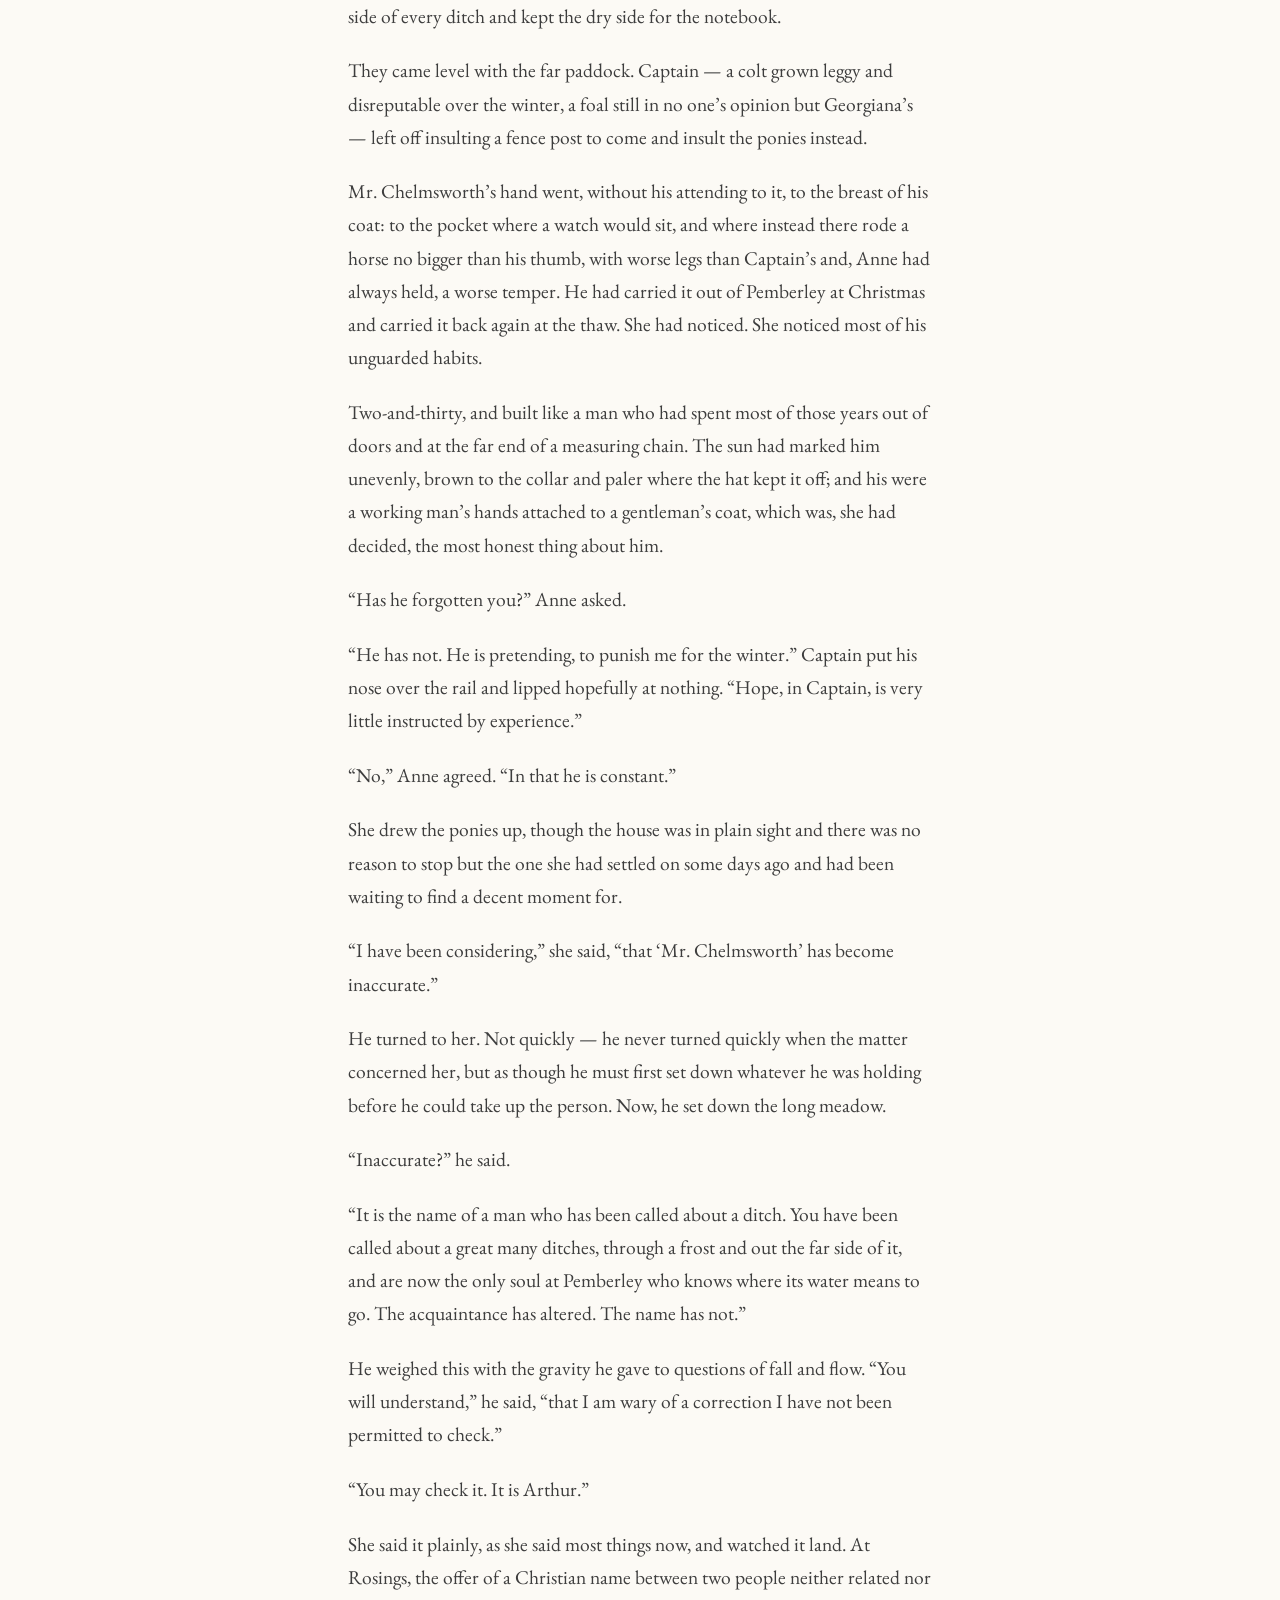
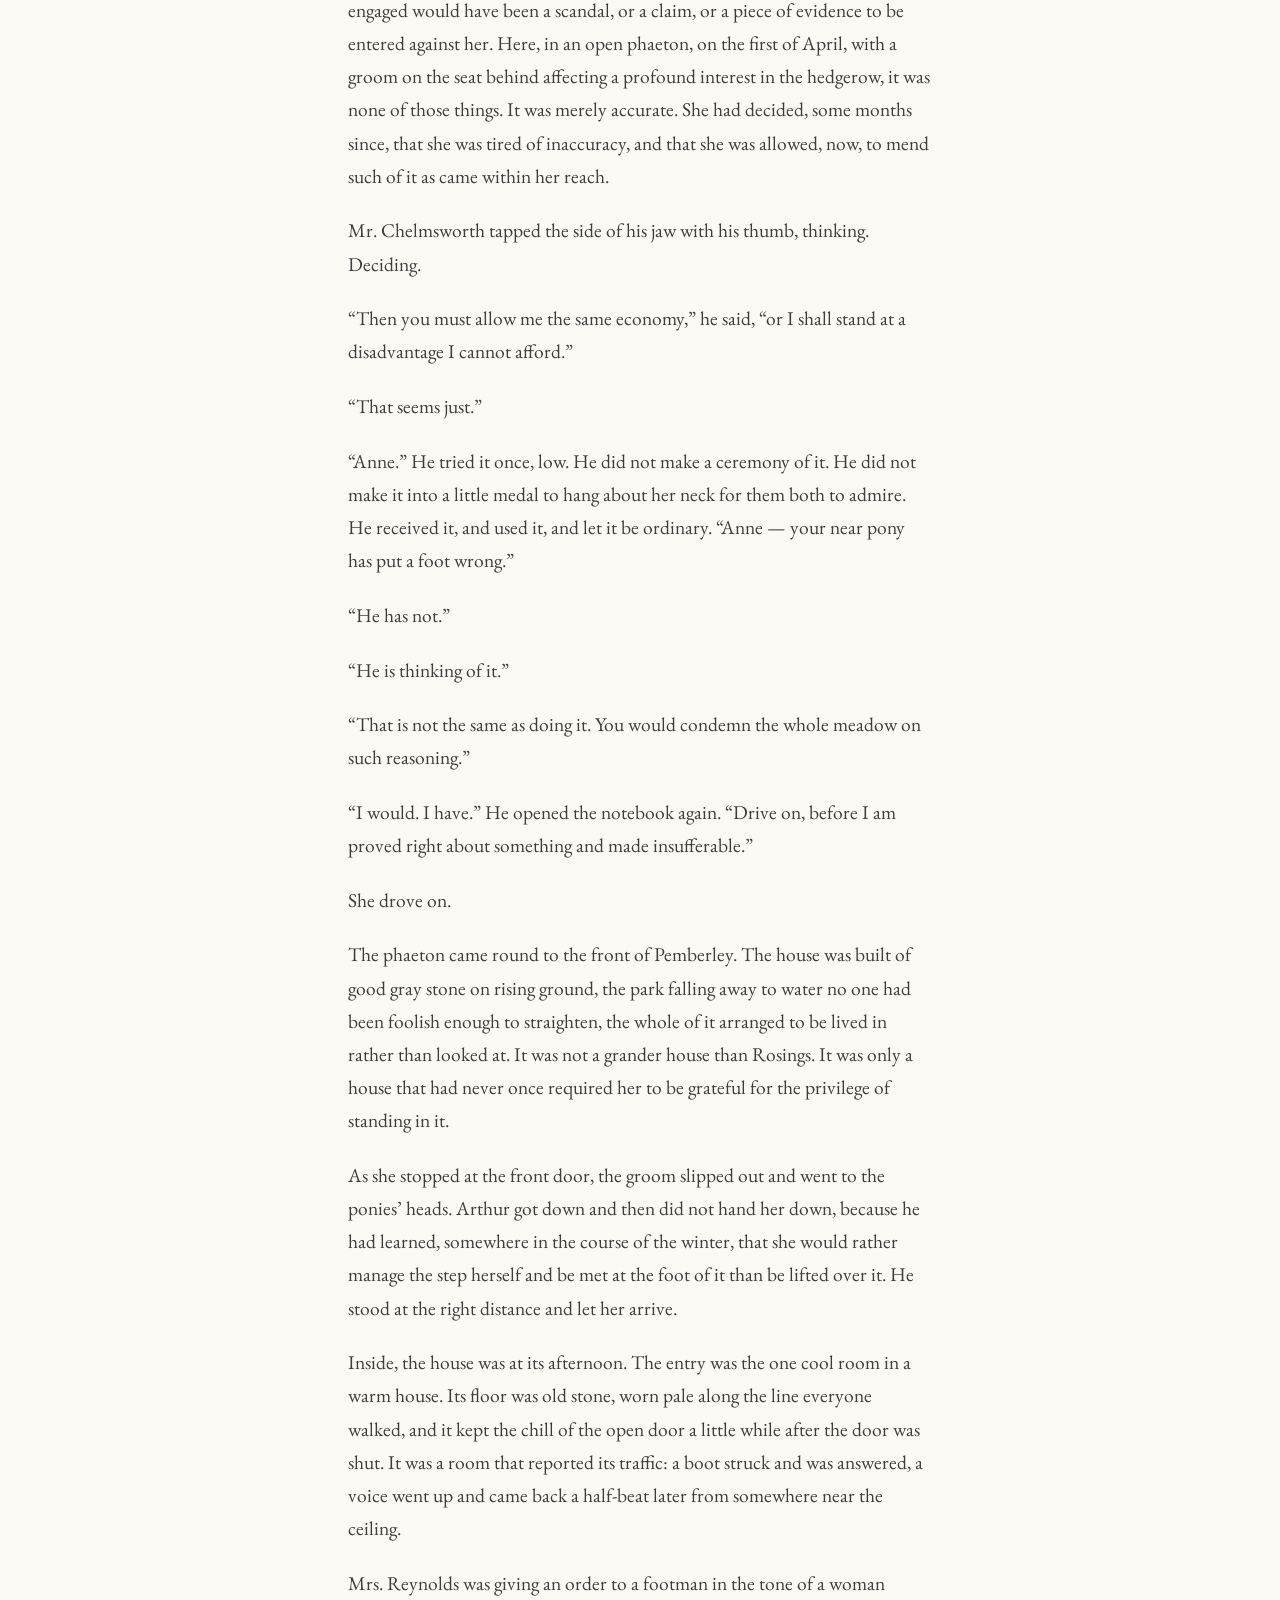
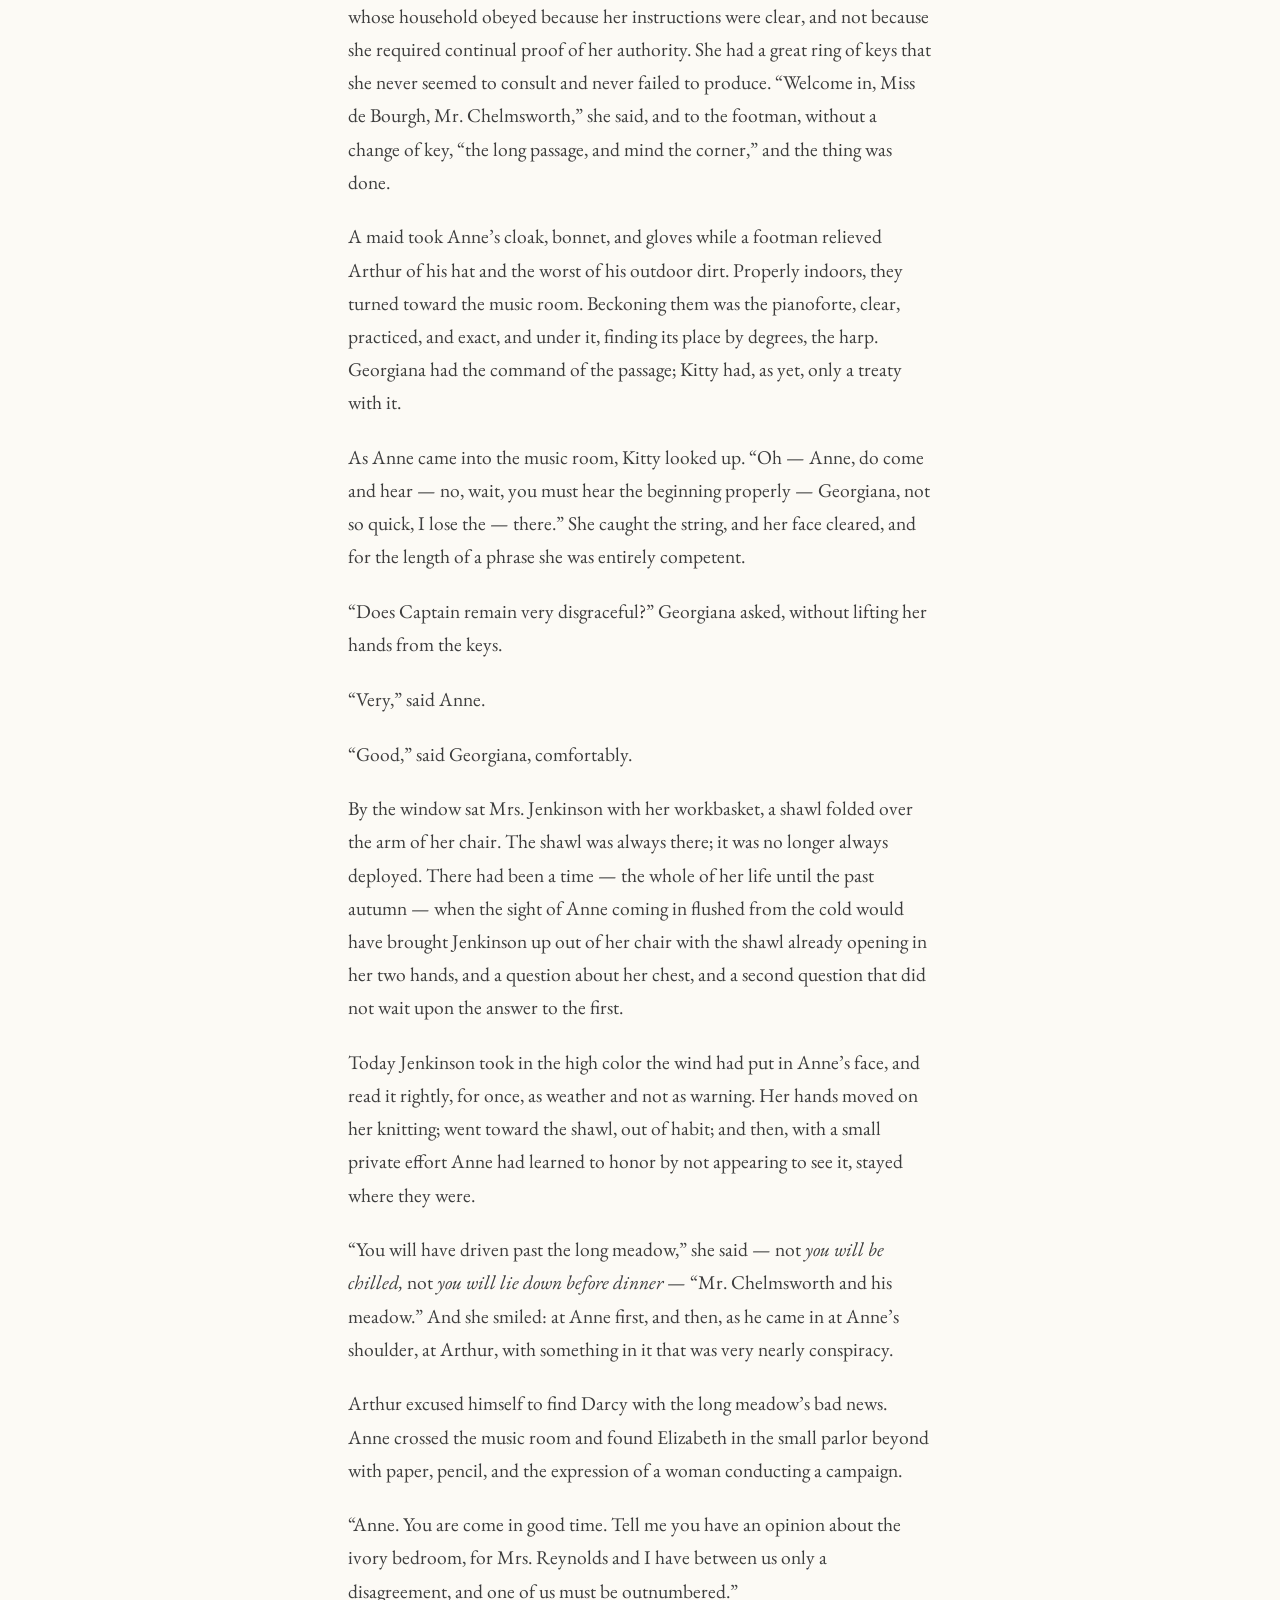
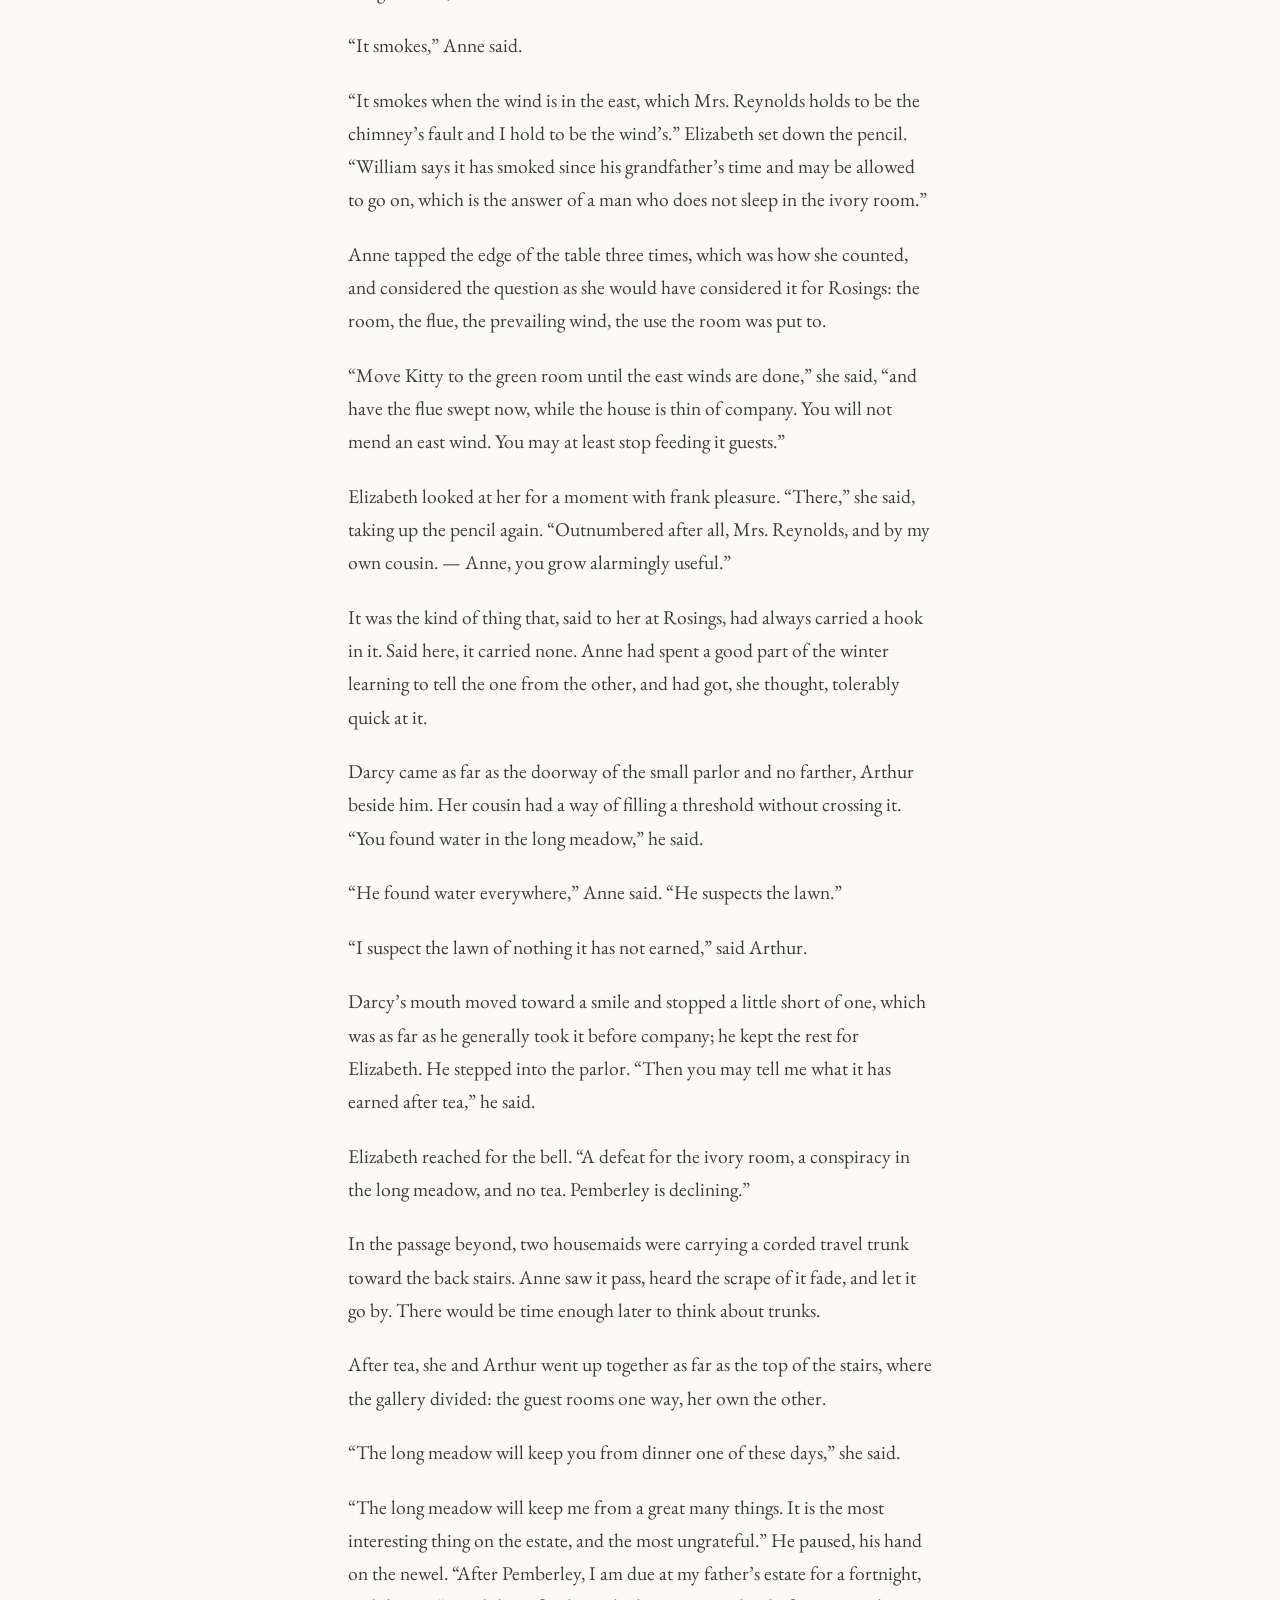
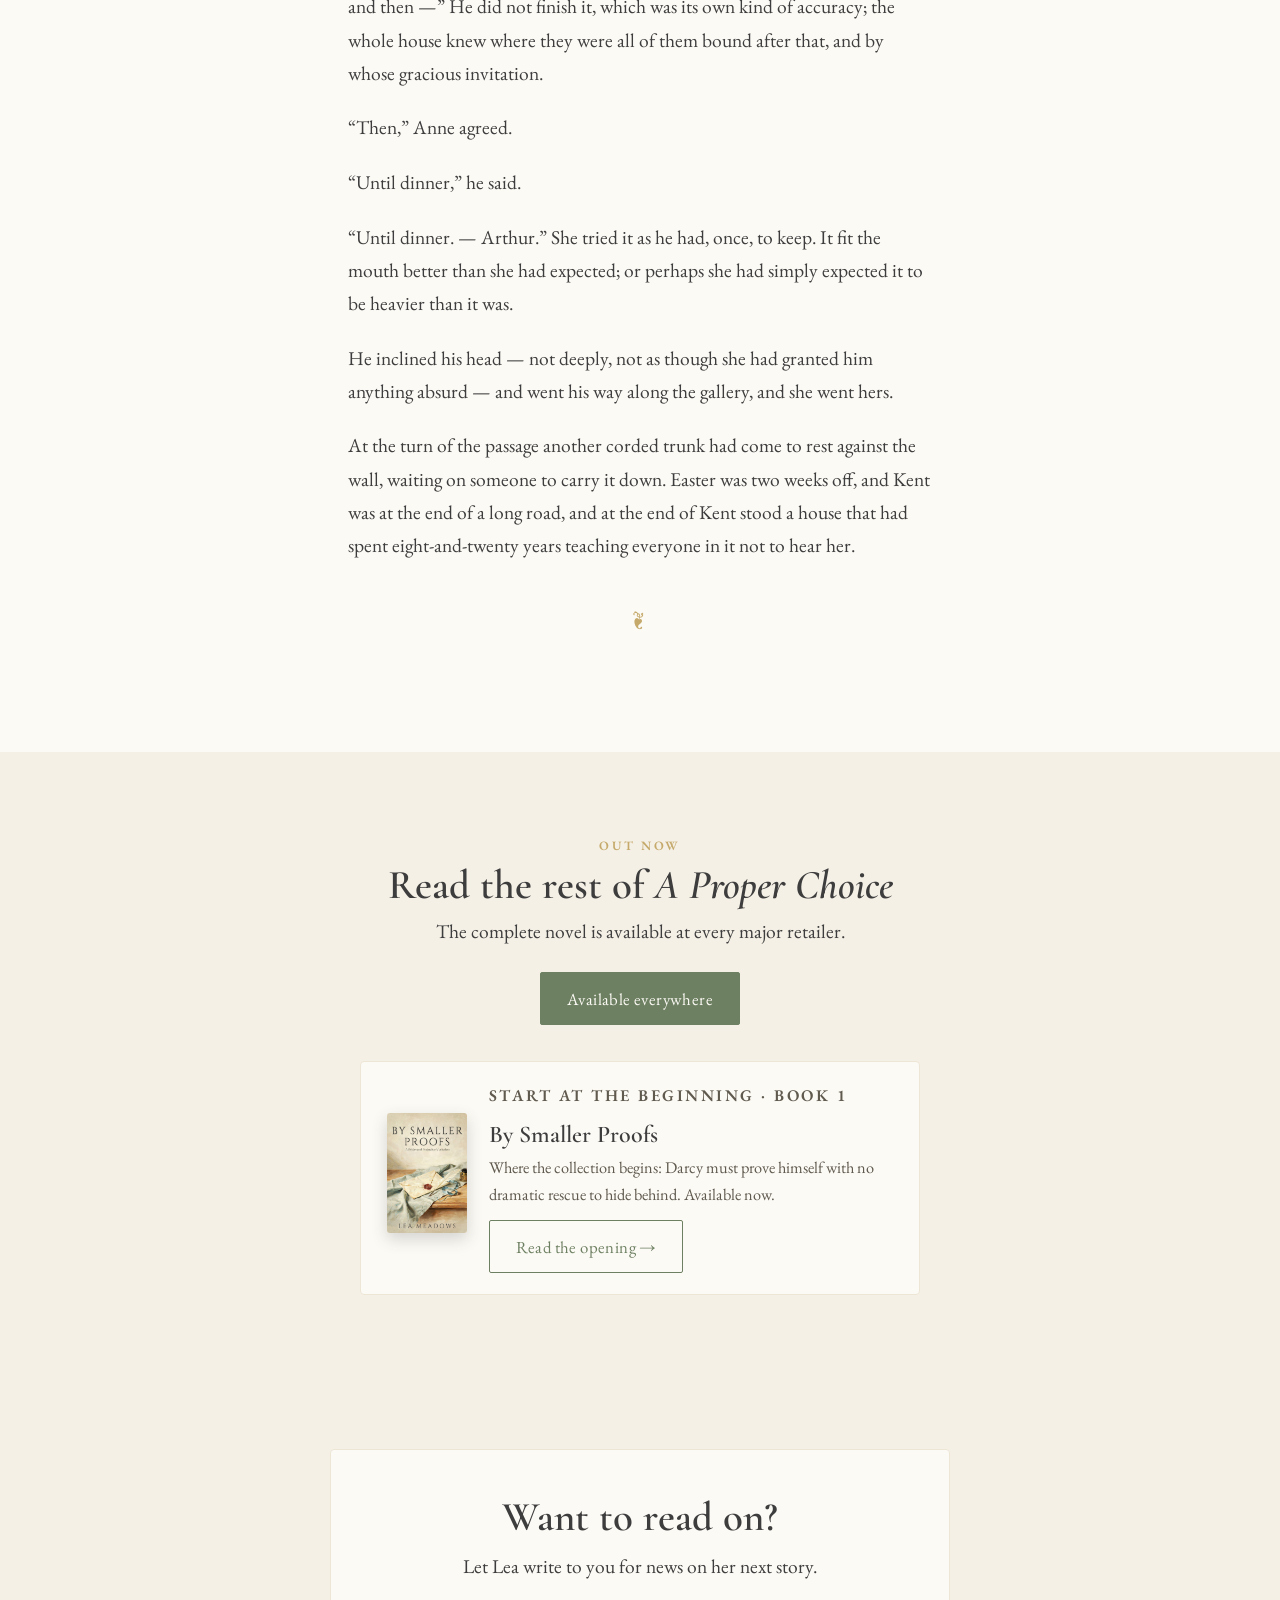
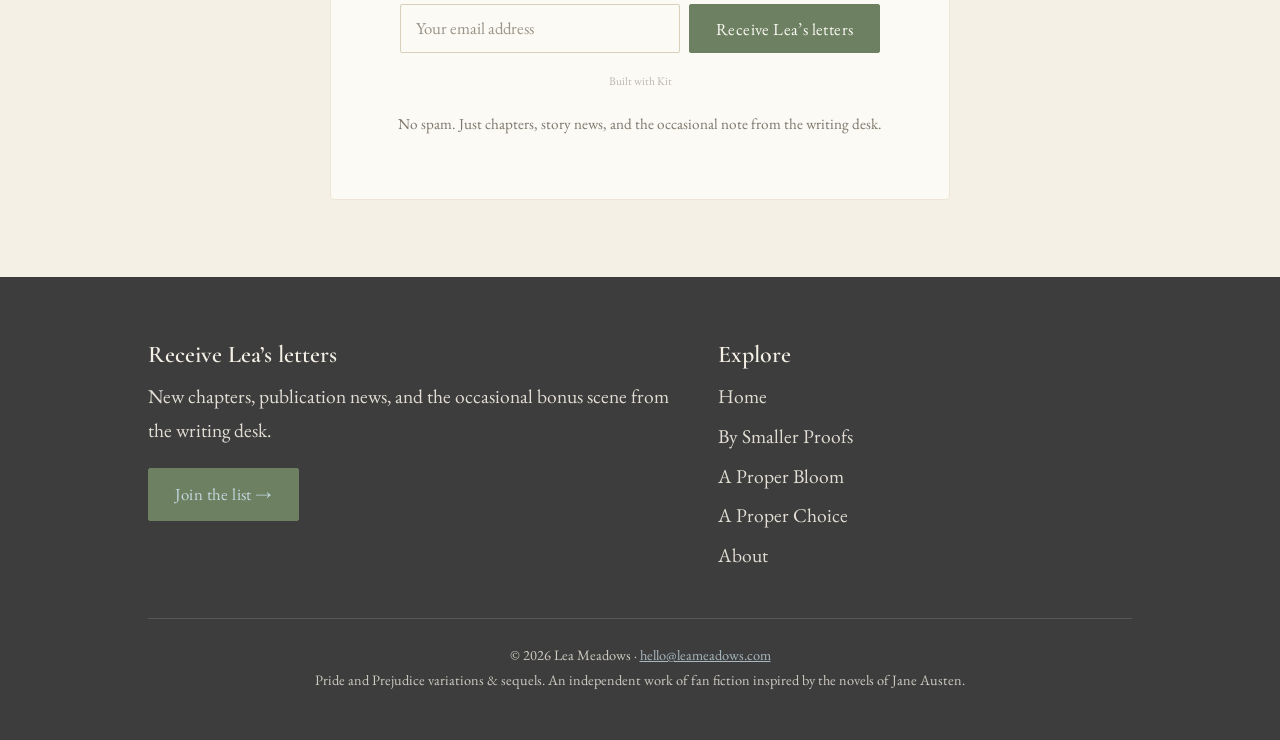
<file: a-proper-choice.html>
<!DOCTYPE html>
<html lang="en">
<head>
  <meta charset="utf-8">
  <meta name="viewport" content="width=device-width, initial-scale=1">
  <title>A Proper Choice — Lea Meadows</title>
  <meta name="description" content="A Proper Choice, a Pride and Prejudice sequel by Lea Meadows. Book 3 of The Smaller Proofs Collection. Read the opening chapters.">
  <link rel="preconnect" href="https://fonts.googleapis.com">
  <link rel="preconnect" href="https://fonts.gstatic.com" crossorigin>
  <link href="https://fonts.googleapis.com/css2?family=Cormorant+Garamond:ital,wght@0,500;0,600;1,500&family=EB+Garamond:ital,wght@0,400;0,600;1,400&display=swap" rel="stylesheet">
  <link rel="stylesheet" href="css/style.css">
  <link rel="icon" href="/favicon.ico" sizes="any">
  <link rel="icon" type="image/svg+xml" href="/favicon.svg">
  <link rel="apple-touch-icon" href="/apple-touch-icon.png">
</head>
<body>

  <header class="site-header">
    <nav class="nav">
      <a class="brand-mark" href="index.html">Lea <span>Meadows</span></a>
      <div class="nav-links">
        <a href="index.html">Home</a>
        <a href="by-smaller-proofs.html">By Smaller Proofs</a>
        <a href="a-proper-bloom.html">A Proper Bloom</a>
        <a href="a-proper-choice.html" aria-current="page">A Proper Choice</a>
        <a href="about.html">About</a>
      </div>
    </nav>
  </header>

  <section>
    <div class="wrap">
      <div class="book-hero">

        <img class="cover" src="images/a-proper-choice.jpg" alt="A Proper Choice cover">

        <div>
          <p class="series-label">The Smaller Proofs Collection &middot; Book 3</p>
          <h1>A Proper Choice</h1>
          <p class="subtitle">A Pride and Prejudice Sequel</p>
          <p class="pub-status">Available now</p>

          <!-- ===== DRAFT BLURB — please refine in your own voice =====
               Built from the brand notes (Anne de Bourgh's story, part two:
               choice, judgment, a life built on her own terms). Edit freely. -->
          <p>Anne de Bourgh has survived Rosings once. Now she must decide whether she can return to it without becoming its prisoner again. Restored in health and newly certain of her own mind, Anne comes home to find that Lady Catherine still expects obedience, the county still expects an heiress, and even freedom requires practical arrangements: rooms, money, witnesses, a house with air in it, and a future chosen on purpose.</p>
           <p>But Mr. Arthur Chelmsworth sees Anne not as an invalid to be managed, nor as a fortune to be claimed, but as a woman whose judgment deserves to stand. To choose him, Anne must first choose herself — publicly, materially, and in her own hand.</p>

          <div class="buy-row">
            <a class="btn btn-outline" href="https://books2read.com/a-proper-choice" target="_blank" rel="noopener">Available everywhere</a>
          </div>
          <p><a class="btn btn-primary" href="#join">Join the list for news on Lea&rsquo;s next story! &rarr;</a></p>
        </div>

      </div>
    </div>
  </section>

  <section style="background:var(--white);">
    <div class="reading wrap">
      <p class="series-label center">Read the opening</p>

      <article id="chapter-1">
        <h2>Chapter One &mdash; Winter&rsquo;s End</h2>

  <p>The ponies took the last rise to the house at a walk, which was all Anne de Bourgh had asked of them; and being Pemberley ponies, and therefore reasonable, they gave her exactly that and not a step more.</p>

  <p>The thaw was well set in now. All winter, Derbyshire had lain muffled; now it had got its voice back. Anne, who knew the world chiefly by its sounds, had been listening to it return with interest. Water ran wherever water could find a way — in Mr. Chelmsworth’s ditches, along the ruts, off the eaves of the keeper’s cottage, under the road in places the road did not own to. Behind her, a blackbird tried a phrase from a bare elm, broke off, and tried it again with more conviction. The ponies’ hooves came soft and wet on the gravel; the harness kept up its small, regular remark. The air smelled of turned earth that had only lately remembered it was earth under sunlight that fell long and thin across the park.</p>

  <p>At Rosings she had driven a low phaeton along the same circuit of the same park every day for years and had scarcely ever got down. Here, in Pemberley’s larger phaeton, she got down a dozen times in a morning, wherever Mr. Chelmsworth wished to look at the ground, and got up again, and drove on, and no one sent a man after her to ask whether she was tired.</p>

  <p>She was not tired. That was the morning’s single uninteresting fact, and she had stopped marking it. A year ago a morning like this would have been the best part of the day, and she had never troubled to ask why. The motion of the carriage, she had supposed; or only the plain relief of being, for an hour, past the reach of her mother’s expectations, which weighed more than any weather.</p>

  <p>Out of doors she did well enough. Indoors, in time, she did not. The dull head by evening, the heaviness she had long since filed under her own constitution and ceased to question. She had kept the account for years and never once balanced it; here there was no account to keep. The body that had once been her chief subject of study had become, by slow degrees, merely the thing that drove the phaeton.</p>

  <p>Beside her, Mr. Chelmsworth had his notebook open on his knee and was not writing in it. This was his way when a thing was still telling him something; he wrote only once it had done. He had filled two such books since the thaw, and had been paid for none of them. Sir Thomas’s third son, with Ashcombe to go home to and no estate of his own to answer for, had no need to spend a winter reading other men’s wet ground; he did it because the water interested him, which Anne had come to think was the only respectable reason for doing anything.</p>

  <p>“The home wood will do,” he said at last, and shut the book. “It is the long meadow I cannot like.”</p>

  <p>“You have not been able to like the long meadow since Tuesday.”</p>

  <p>“The long meadow has given me no encouragement.” He looked back over his shoulder at it, the way another man might look at a guest who had said something unforgivable at dinner. “There is water in it that is on none of the formal estate maps. Water that keeps its own counsel is water I do not trust.”</p>

  <p>The long meadow lay placid below them, betraying nothing of the disloyalty he accused it of. But she had driven the estate at his elbow since the ground first opened, and had learned to see a field the way he saw it — not as a spread of green, but as an argument between water and the men who had tried for a hundred years to tell it where to go. She now read the managed surface of Pemberley as she could read the managed surface of a drawing room: by what it was at pains to keep smooth, and where, despite all pains, it would not lie flat.</p>

  <p>Mr. Chelmsworth had mud to the ankle on one boot and none at all on the other, which was the whole record of his morning: he had gone down the wet side of every ditch and kept the dry side for the notebook.</p>

  <p>They came level with the far paddock. Captain — a colt grown leggy and disreputable over the winter, a foal still in no one’s opinion but Georgiana’s — left off insulting a fence post to come and insult the ponies instead.</p>

  <p>Mr. Chelmsworth’s hand went, without his attending to it, to the breast of his coat: to the pocket where a watch would sit, and where instead there rode a horse no bigger than his thumb, with worse legs than Captain’s and, Anne had always held, a worse temper. He had carried it out of Pemberley at Christmas and carried it back again at the thaw. She had noticed. She noticed most of his unguarded habits.</p>

  <p>Two-and-thirty, and built like a man who had spent most of those years out of doors and at the far end of a measuring chain. The sun had marked him unevenly, brown to the collar and paler where the hat kept it off; and his were a working man’s hands attached to a gentleman’s coat, which was, she had decided, the most honest thing about him.</p>

  <p>“Has he forgotten you?” Anne asked.</p>

  <p>“He has not. He is pretending, to punish me for the winter.” Captain put his nose over the rail and lipped hopefully at nothing. “Hope, in Captain, is very little instructed by experience.”</p>

  <p>“No,” Anne agreed. “In that he is constant.”</p>

  <p>She drew the ponies up, though the house was in plain sight and there was no reason to stop but the one she had settled on some days ago and had been waiting to find a decent moment for.</p>

  <p>“I have been considering,” she said, “that ‘Mr. Chelmsworth’ has become inaccurate.”</p>

  <p>He turned to her. Not quickly — he never turned quickly when the matter concerned her, but as though he must first set down whatever he was holding before he could take up the person. Now, he set down the long meadow.</p>

  <p>“Inaccurate?” he said.</p>

  <p>“It is the name of a man who has been called about a ditch. You have been called about a great many ditches, through a frost and out the far side of it, and are now the only soul at Pemberley who knows where its water means to go. The acquaintance has altered. The name has not.”</p>

  <p>He weighed this with the gravity he gave to questions of fall and flow. “You will understand,” he said, “that I am wary of a correction I have not been permitted to check.”</p>

  <p>“You may check it. It is Arthur.”</p>

  <p>She said it plainly, as she said most things now, and watched it land. At Rosings, the offer of a Christian name between two people neither related nor engaged would have been a scandal, or a claim, or a piece of evidence to be entered against her. Here, in an open phaeton, on the first of April, with a groom on the seat behind affecting a profound interest in the hedgerow, it was none of those things. It was merely accurate. She had decided, some months since, that she was tired of inaccuracy, and that she was allowed, now, to mend such of it as came within her reach.</p>

  <p>Mr. Chelmsworth tapped the side of his jaw with his thumb, thinking. Deciding.</p>

  <p>“Then you must allow me the same economy,” he said, “or I shall stand at a disadvantage I cannot afford.”</p>

  <p>“That seems just.”</p>

  <p>“Anne.” He tried it once, low. He did not make a ceremony of it. He did not make it into a little medal to hang about her neck for them both to admire. He received it, and used it, and let it be ordinary. “Anne — your near pony has put a foot wrong.”</p>

  <p>“He has not.”</p>

  <p>“He is thinking of it.”</p>

  <p>“That is not the same as doing it. You would condemn the whole meadow on such reasoning.”</p>

  <p>“I would. I have.” He opened the notebook again. “Drive on, before I am proved right about something and made insufferable.”</p>

  <p>She drove on.</p>

  <p>The phaeton came round to the front of Pemberley. The house was built of good gray stone on rising ground, the park falling away to water no one had been foolish enough to straighten, the whole of it arranged to be lived in rather than looked at. It was not a grander house than Rosings. It was only a house that had never once required her to be grateful for the privilege of standing in it.</p>

  <p>As she stopped at the front door, the groom slipped out and went to the ponies’ heads. Arthur got down and then did not hand her down, because he had learned, somewhere in the course of the winter, that she would rather manage the step herself and be met at the foot of it than be lifted over it. He stood at the right distance and let her arrive.</p>

  <p>Inside, the house was at its afternoon. The entry was the one cool room in a warm house. Its floor was old stone, worn pale along the line everyone walked, and it kept the chill of the open door a little while after the door was shut. It was a room that reported its traffic: a boot struck and was answered, a voice went up and came back a half-beat later from somewhere near the ceiling.</p>

  <p>Mrs. Reynolds was giving an order to a footman in the tone of a woman whose household obeyed because her instructions were clear, and not because she required continual proof of her authority. She had a great ring of keys that she never seemed to consult and never failed to produce. “Welcome in, Miss de Bourgh, Mr. Chelmsworth,” she said, and to the footman, without a change of key, “the long passage, and mind the corner,” and the thing was done.</p>

  <p>A maid took Anne’s cloak, bonnet, and gloves while a footman relieved Arthur of his hat and the worst of his outdoor dirt. Properly indoors, they turned toward the music room. Beckoning them was the pianoforte, clear, practiced, and exact, and under it, finding its place by degrees, the harp. Georgiana had the command of the passage; Kitty had, as yet, only a treaty with it.</p>

  <p>As Anne came into the music room, Kitty looked up. “Oh — Anne, do come and hear — no, wait, you must hear the beginning properly — Georgiana, not so quick, I lose the — there.” She caught the string, and her face cleared, and for the length of a phrase she was entirely competent.</p>

  <p>“Does Captain remain very disgraceful?” Georgiana asked, without lifting her hands from the keys.</p>

  <p>“Very,” said Anne.</p>

  <p>“Good,” said Georgiana, comfortably.</p>

  <p>By the window sat Mrs. Jenkinson with her workbasket, a shawl folded over the arm of her chair. The shawl was always there; it was no longer always deployed. There had been a time — the whole of her life until the past autumn — when the sight of Anne coming in flushed from the cold would have brought Jenkinson up out of her chair with the shawl already opening in her two hands, and a question about her chest, and a second question that did not wait upon the answer to the first.</p>

  <p>Today Jenkinson took in the high color the wind had put in Anne’s face, and read it rightly, for once, as weather and not as warning. Her hands moved on her knitting; went toward the shawl, out of habit; and then, with a small private effort Anne had learned to honor by not appearing to see it, stayed where they were.</p>

  <p>“You will have driven past the long meadow,” she said — not <em>you will be chilled,</em> not <em>you will lie down before dinner</em> — “Mr. Chelmsworth and his meadow.” And she smiled: at Anne first, and then, as he came in at Anne’s shoulder, at Arthur, with something in it that was very nearly conspiracy.</p>

  <p>Arthur excused himself to find Darcy with the long meadow’s bad news. Anne crossed the music room and found Elizabeth in the small parlor beyond with paper, pencil, and the expression of a woman conducting a campaign.</p>

  <p>“Anne. You are come in good time. Tell me you have an opinion about the ivory bedroom, for Mrs. Reynolds and I have between us only a disagreement, and one of us must be outnumbered.”</p>

  <p>“It smokes,” Anne said.</p>

  <p>“It smokes when the wind is in the east, which Mrs. Reynolds holds to be the chimney’s fault and I hold to be the wind’s.” Elizabeth set down the pencil. “William says it has smoked since his grandfather’s time and may be allowed to go on, which is the answer of a man who does not sleep in the ivory room.”</p>

  <p>Anne tapped the edge of the table three times, which was how she counted, and considered the question as she would have considered it for Rosings: the room, the flue, the prevailing wind, the use the room was put to.</p>

  <p>“Move Kitty to the green room until the east winds are done,” she said, “and have the flue swept now, while the house is thin of company. You will not mend an east wind. You may at least stop feeding it guests.”</p>

  <p>Elizabeth looked at her for a moment with frank pleasure. “There,” she said, taking up the pencil again. “Outnumbered after all, Mrs. Reynolds, and by my own cousin. — Anne, you grow alarmingly useful.”</p>

  <p>It was the kind of thing that, said to her at Rosings, had always carried a hook in it. Said here, it carried none. Anne had spent a good part of the winter learning to tell the one from the other, and had got, she thought, tolerably quick at it.</p>

  <p>Darcy came as far as the doorway of the small parlor and no farther, Arthur beside him. Her cousin had a way of filling a threshold without crossing it. “You found water in the long meadow,” he said.</p>

  <p>“He found water everywhere,” Anne said. “He suspects the lawn.”</p>

  <p>“I suspect the lawn of nothing it has not earned,” said Arthur.</p>

  <p>Darcy’s mouth moved toward a smile and stopped a little short of one, which was as far as he generally took it before company; he kept the rest for Elizabeth. He stepped into the parlor. “Then you may tell me what it has earned after tea,” he said.</p>

  <p>Elizabeth reached for the bell. “A defeat for the ivory room, a conspiracy in the long meadow, and no tea. Pemberley is declining.”</p>

  <p>In the passage beyond, two housemaids were carrying a corded travel trunk toward the back stairs. Anne saw it pass, heard the scrape of it fade, and let it go by. There would be time enough later to think about trunks.</p>

  <p>After tea, she and Arthur went up together as far as the top of the stairs, where the gallery divided: the guest rooms one way, her own the other.</p>

  <p>“The long meadow will keep you from dinner one of these days,” she said.</p>

  <p>“The long meadow will keep me from a great many things. It is the most interesting thing on the estate, and the most ungrateful.” He paused, his hand on the newel. “After Pemberley, I am due at my father’s estate for a fortnight, and then —” He did not finish it, which was its own kind of accuracy; the whole house knew where they were all of them bound after that, and by whose gracious invitation.</p>

  <p>“Then,” Anne agreed.</p>

  <p>“Until dinner,” he said.</p>

  <p>“Until dinner. — Arthur.” She tried it as he had, once, to keep. It fit the mouth better than she had expected; or perhaps she had simply expected it to be heavier than it was.</p>

  <p>He inclined his head — not deeply, not as though she had granted him anything absurd — and went his way along the gallery, and she went hers.</p>

  <p>At the turn of the passage another corded trunk had come to rest against the wall, waiting on someone to carry it down. Easter was two weeks off, and Kent was at the end of a long road, and at the end of Kent stood a house that had spent eight-and-twenty years teaching everyone in it not to hear her.</p>

      </article>
      <div class="chapter-break">&#10086;</div>

    </div>
  </section>

  <!-- ===== KEEP READING (end-of-sample CTA) ===== -->
  <section class="next-section">
    <div class="wrap">
      <div class="keep-reading">
        <p class="series-label">Out now</p>
        <h2>Read the rest of <em>A Proper Choice</em></h2>
        <p>The complete novel is available at every major retailer.</p>
        <p><a class="btn btn-primary" href="https://books2read.com/a-proper-choice" target="_blank" rel="noopener">Available everywhere</a></p>
      </div>
      <div class="next-up">
        <a href="by-smaller-proofs.html"><img src="images/by-smaller-proofs.jpg" alt="By Smaller Proofs cover"></a>
        <div class="next-body">
          <p class="series-label">Start at the Beginning &middot; Book 1</p>
          <h3>By Smaller Proofs</h3>
          <p>Where the collection begins: Darcy must prove himself with no dramatic rescue to hide behind. Available now.</p>
          <a class="btn btn-outline" href="by-smaller-proofs.html">Read the opening &rarr;</a>
        </div>
      </div>
    </div>
  </section>

  <section id="join">
    <div class="wrap">
      <div class="signup">
        <h2>Want to read on?</h2>
        <p>Let Lea write to you for news on her next story.</p>
        <form action="https://app.kit.com/forms/9603791/subscriptions"
              class="seva-form formkit-form lea-form" method="post"
              data-sv-form="9603791" data-uid="089a5491f1" data-format="inline" data-version="5"
              data-options="{&quot;settings&quot;:{&quot;after_subscribe&quot;:{&quot;action&quot;:&quot;message&quot;,&quot;success_message&quot;:&quot;Success! Now check your email to confirm your subscription.&quot;,&quot;redirect_url&quot;:&quot;&quot;},&quot;recaptcha&quot;:{&quot;enabled&quot;:false}},&quot;version&quot;:&quot;5&quot;}">
          <ul class="formkit-alert formkit-alert-error" data-element="errors" data-group="alert"></ul>
          <div class="lea-form-row" data-element="fields" data-stacked="false">
            <input class="lea-input formkit-input" name="email_address" aria-label="Email address" placeholder="Your email address" required type="email">
            <button data-element="submit" class="btn btn-primary lea-submit">
              <div class="formkit-spinner"><div></div><div></div><div></div></div>
              <span>Receive Lea&rsquo;s letters</span>
            </button>
          </div>
          <div class="formkit-powered-by-convertkit-container">
            <a href="https://kit.com/features/forms?utm_campaign=poweredby&amp;utm_content=form&amp;utm_medium=referral&amp;utm_source=dynamic" data-element="powered-by" class="formkit-powered-by-convertkit" data-variant="dark" target="_blank" rel="nofollow noopener">Built with Kit</a>
          </div>
        </form>
        <p class="signup-fallback small">
          No spam. Just chapters, story news, and the occasional note from the writing desk.
        </p>
      </div>
    </div>
  </section>

  <footer class="site-footer">
    <div class="wrap">
      <div class="footer-grid">
        <div class="footer-signup">
          <h3 style="color:var(--cream);">Receive Lea&rsquo;s letters</h3>
          <p style="opacity:0.9;">New chapters, publication news, and the occasional bonus scene from the writing desk.</p>
          <a class="btn btn-primary" href="#join">Join the list &rarr;</a>
        </div>
        <nav class="footer-nav" aria-label="Footer">
          <h3 style="color:var(--cream);">Explore</h3>
          <a href="index.html">Home</a>
          <a href="by-smaller-proofs.html">By Smaller Proofs</a>
          <a href="a-proper-bloom.html">A Proper Bloom</a>
          <a href="a-proper-choice.html">A Proper Choice</a>
          <a href="about.html">About</a>
        </nav>
      </div>
      <div class="footer-base">
        <p>&copy; 2026 Lea Meadows &middot; <a href="mailto:hello@leameadows.com">hello@leameadows.com</a><br>
        Pride and Prejudice variations &amp; sequels. An independent work of fan fiction inspired by the novels of Jane Austen.</p>
      </div>
    </div>
  </footer>

  <!-- Kit form handler: lets the signup submit in-place and show the success message -->
  <script src="https://f.convertkit.com/ckjs/ck.5.js"></script>
</body>
</html>
</file>
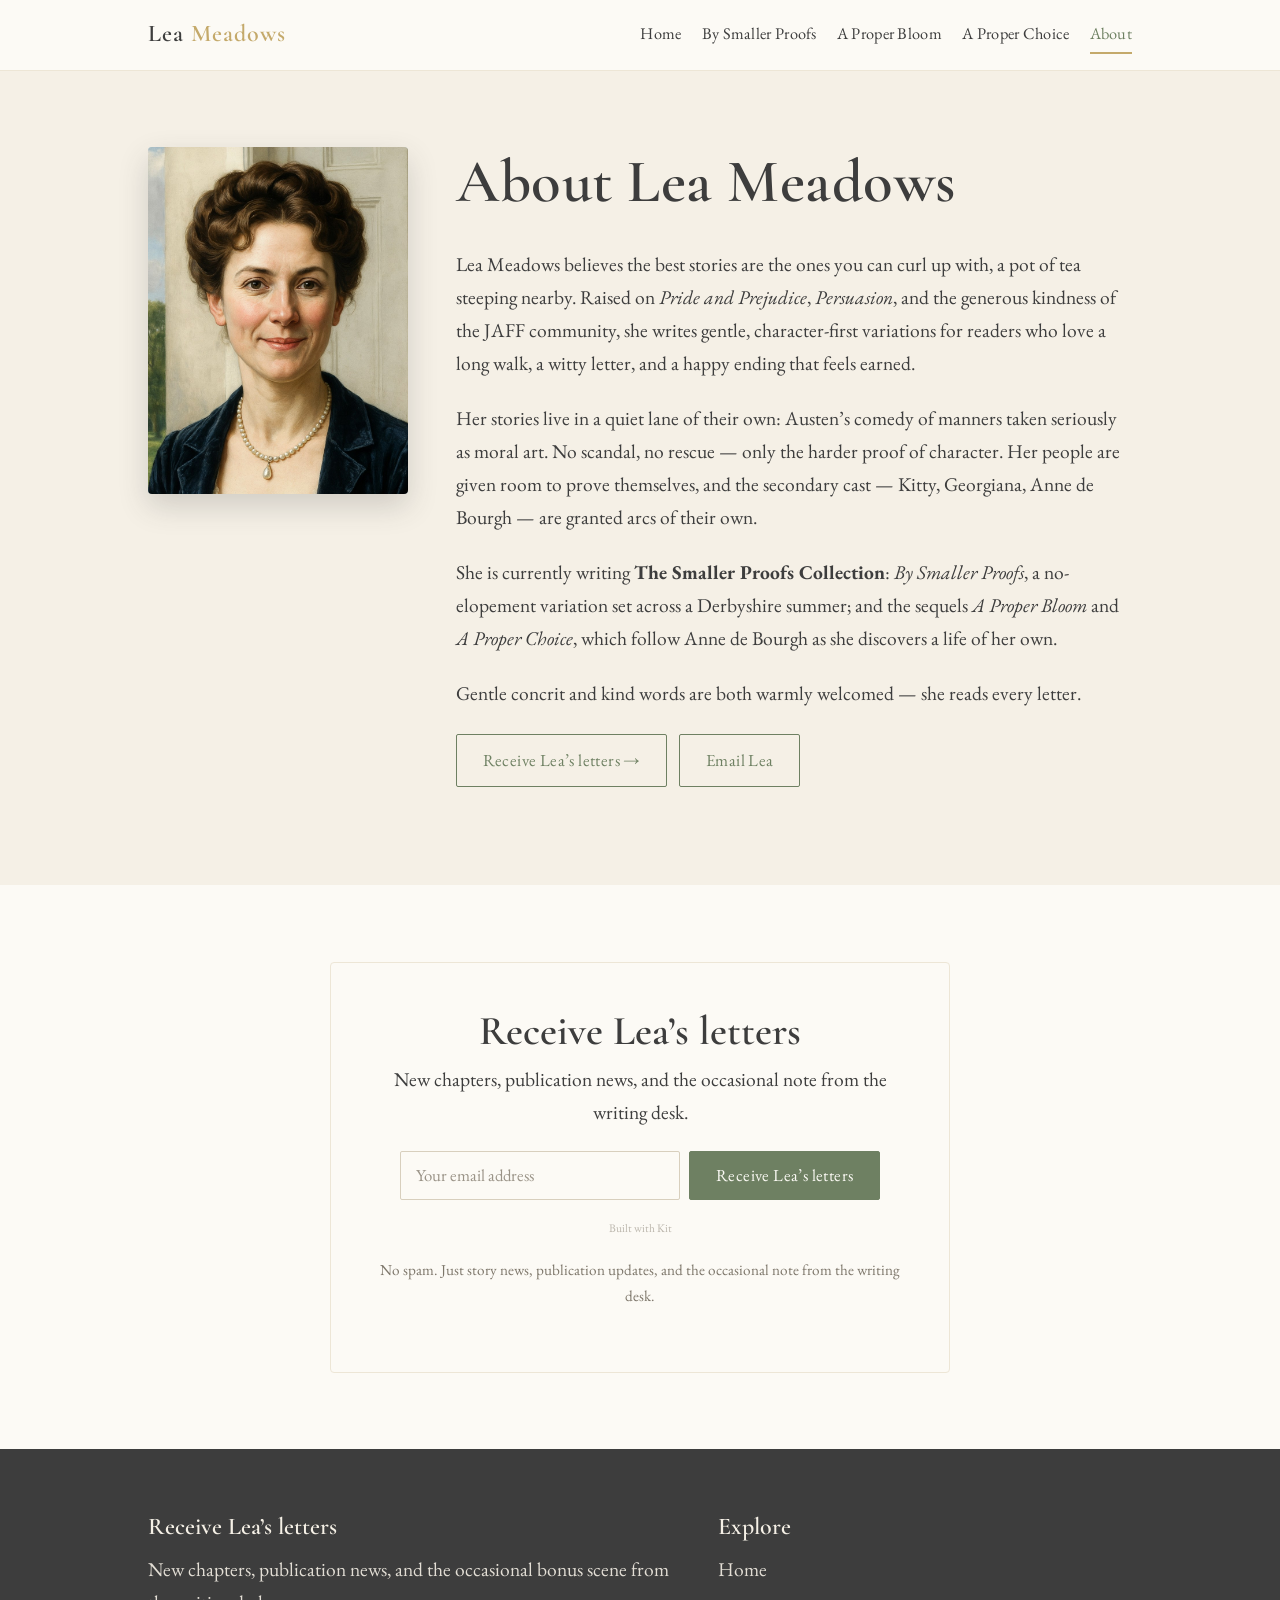
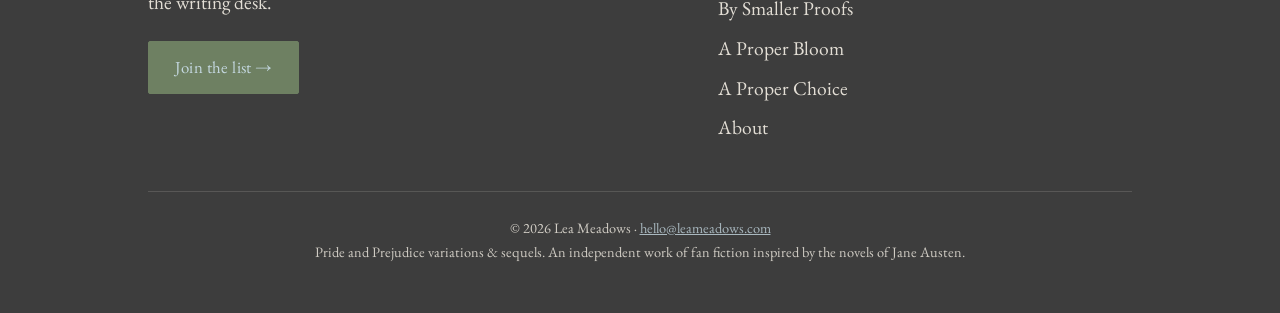
<file: about.html>
<!DOCTYPE html>
<html lang="en">
<head>
  <meta charset="utf-8">
  <meta name="viewport" content="width=device-width, initial-scale=1">
  <title>About Lea Meadows</title>
  <meta name="description" content="About Lea Meadows, author of gentle, character-first Pride and Prejudice variations — The Smaller Proofs Collection.">
  <link rel="preconnect" href="https://fonts.googleapis.com">
  <link rel="preconnect" href="https://fonts.gstatic.com" crossorigin>
  <link href="https://fonts.googleapis.com/css2?family=Cormorant+Garamond:ital,wght@0,500;0,600;1,500&family=EB+Garamond:ital,wght@0,400;0,600;1,400&display=swap" rel="stylesheet">
  <link rel="stylesheet" href="css/style.css">
  <link rel="icon" href="/favicon.ico" sizes="any">
  <link rel="icon" type="image/svg+xml" href="/favicon.svg">
  <link rel="apple-touch-icon" href="/apple-touch-icon.png">
</head>
<body>

  <header class="site-header">
    <nav class="nav">
      <a class="brand-mark" href="index.html">Lea <span>Meadows</span></a>
      <div class="nav-links">
        <a href="index.html">Home</a>
        <a href="by-smaller-proofs.html">By Smaller Proofs</a>
        <a href="a-proper-bloom.html">A Proper Bloom</a>
        <a href="a-proper-choice.html">A Proper Choice</a>
        <a href="about.html" aria-current="page">About</a>
      </div>
    </nav>
  </header>

  <section>
    <div class="wrap">
      <div class="about-grid">

        <!-- PORTRAIT: drop your headshot file into the images folder named
             exactly  lea-meadows.jpg  and it will appear here automatically.
             The CSS crops it to a portrait headshot (focused near the top).
             To adjust the crop, change object-position in the .portrait rule
             in css/style.css (e.g. "50% 15%" to show more of the top). -->
        <img class="portrait" src="images/lea-meadows.jpg" alt="Portrait of Lea Meadows"
             onerror="this.outerHTML='&lt;div class=&quot;portrait portrait-ph&quot;&gt;Lea Meadows&lt;/div&gt;'">

        <div>
        
          <h1>About Lea Meadows</h1>

          <p>Lea Meadows believes the best stories are the ones you can curl up with, a pot of tea steeping nearby. Raised on <em>Pride and Prejudice</em>, <em>Persuasion</em>, and the generous kindness of the JAFF community, she writes gentle, character-first variations for readers who love a long walk, a witty letter, and a happy ending that feels earned.</p>

          <p>Her stories live in a quiet lane of their own: Austen&rsquo;s comedy of manners taken seriously as moral art. No scandal, no rescue &mdash; only the harder proof of character. Her people are given room to prove themselves, and the secondary cast &mdash; Kitty, Georgiana, Anne de Bourgh &mdash; are granted arcs of their own.</p>

          <p>She is currently writing <strong>The Smaller Proofs Collection</strong>: <em>By Smaller Proofs</em>, a no-elopement variation set across a Derbyshire summer; and the sequels <em>A Proper Bloom</em> and <em>A Proper Choice</em>, which follow Anne de Bourgh as she discovers a life of her own.</p>

          <p>Gentle concrit and kind words are both warmly welcomed &mdash; she reads every letter.</p>

          <p style="margin-top:1.5rem;">
            <a class="btn btn-outline" href="#join">Receive Lea&rsquo;s letters &rarr;</a>
            &nbsp;
            <a class="btn btn-outline" href="mailto:hello@leameadows.com">Email Lea</a>
          </p>
        </div>

      </div>
    </div>
  </section>

  <section id="join" style="background:var(--white);">
    <div class="wrap">
      <div class="signup">
        <h2>Receive Lea&rsquo;s letters</h2>
        <p>New chapters, publication news, and the occasional note from the writing desk.</p>
        <form action="https://app.kit.com/forms/9603791/subscriptions"
              class="seva-form formkit-form lea-form" method="post"
              data-sv-form="9603791" data-uid="089a5491f1" data-format="inline" data-version="5"
              data-options="{&quot;settings&quot;:{&quot;after_subscribe&quot;:{&quot;action&quot;:&quot;message&quot;,&quot;success_message&quot;:&quot;Success! Now check your email to confirm your subscription.&quot;,&quot;redirect_url&quot;:&quot;&quot;},&quot;recaptcha&quot;:{&quot;enabled&quot;:false}},&quot;version&quot;:&quot;5&quot;}">
          <ul class="formkit-alert formkit-alert-error" data-element="errors" data-group="alert"></ul>
          <div class="lea-form-row" data-element="fields" data-stacked="false">
            <input class="lea-input formkit-input" name="email_address" aria-label="Email address" placeholder="Your email address" required type="email">
            <button data-element="submit" class="btn btn-primary lea-submit">
              <div class="formkit-spinner"><div></div><div></div><div></div></div>
              <span>Receive Lea&rsquo;s letters</span>
            </button>
          </div>
          <div class="formkit-powered-by-convertkit-container">
            <a href="https://kit.com/features/forms?utm_campaign=poweredby&amp;utm_content=form&amp;utm_medium=referral&amp;utm_source=dynamic" data-element="powered-by" class="formkit-powered-by-convertkit" data-variant="dark" target="_blank" rel="nofollow noopener">Built with Kit</a>
          </div>
        </form>
        <p class="signup-fallback small">
          No spam. Just story news, publication updates, and the occasional note from the writing desk.
        </p>
      </div>
    </div>
  </section>

  <footer class="site-footer">
    <div class="wrap">
      <div class="footer-grid">
        <div class="footer-signup">
          <h3 style="color:var(--cream);">Receive Lea&rsquo;s letters</h3>
          <p style="opacity:0.9;">New chapters, publication news, and the occasional bonus scene from the writing desk.</p>
          <a class="btn btn-primary" href="#join">Join the list &rarr;</a>
        </div>
        <nav class="footer-nav" aria-label="Footer">
          <h3 style="color:var(--cream);">Explore</h3>
          <a href="index.html">Home</a>
          <a href="by-smaller-proofs.html">By Smaller Proofs</a>
          <a href="a-proper-bloom.html">A Proper Bloom</a>
          <a href="a-proper-choice.html">A Proper Choice</a>
          <a href="about.html">About</a>
        </nav>
      </div>
      <div class="footer-base">
        <p>&copy; 2026 Lea Meadows &middot; <a href="mailto:hello@leameadows.com">hello@leameadows.com</a><br>
        Pride and Prejudice variations &amp; sequels. An independent work of fan fiction inspired by the novels of Jane Austen.</p>
      </div>
    </div>
  </footer>

  <!-- Kit form handler: lets the signup submit in-place and show the success message -->
  <script src="https://f.convertkit.com/ckjs/ck.5.js"></script>
</body>
</html>
</file>
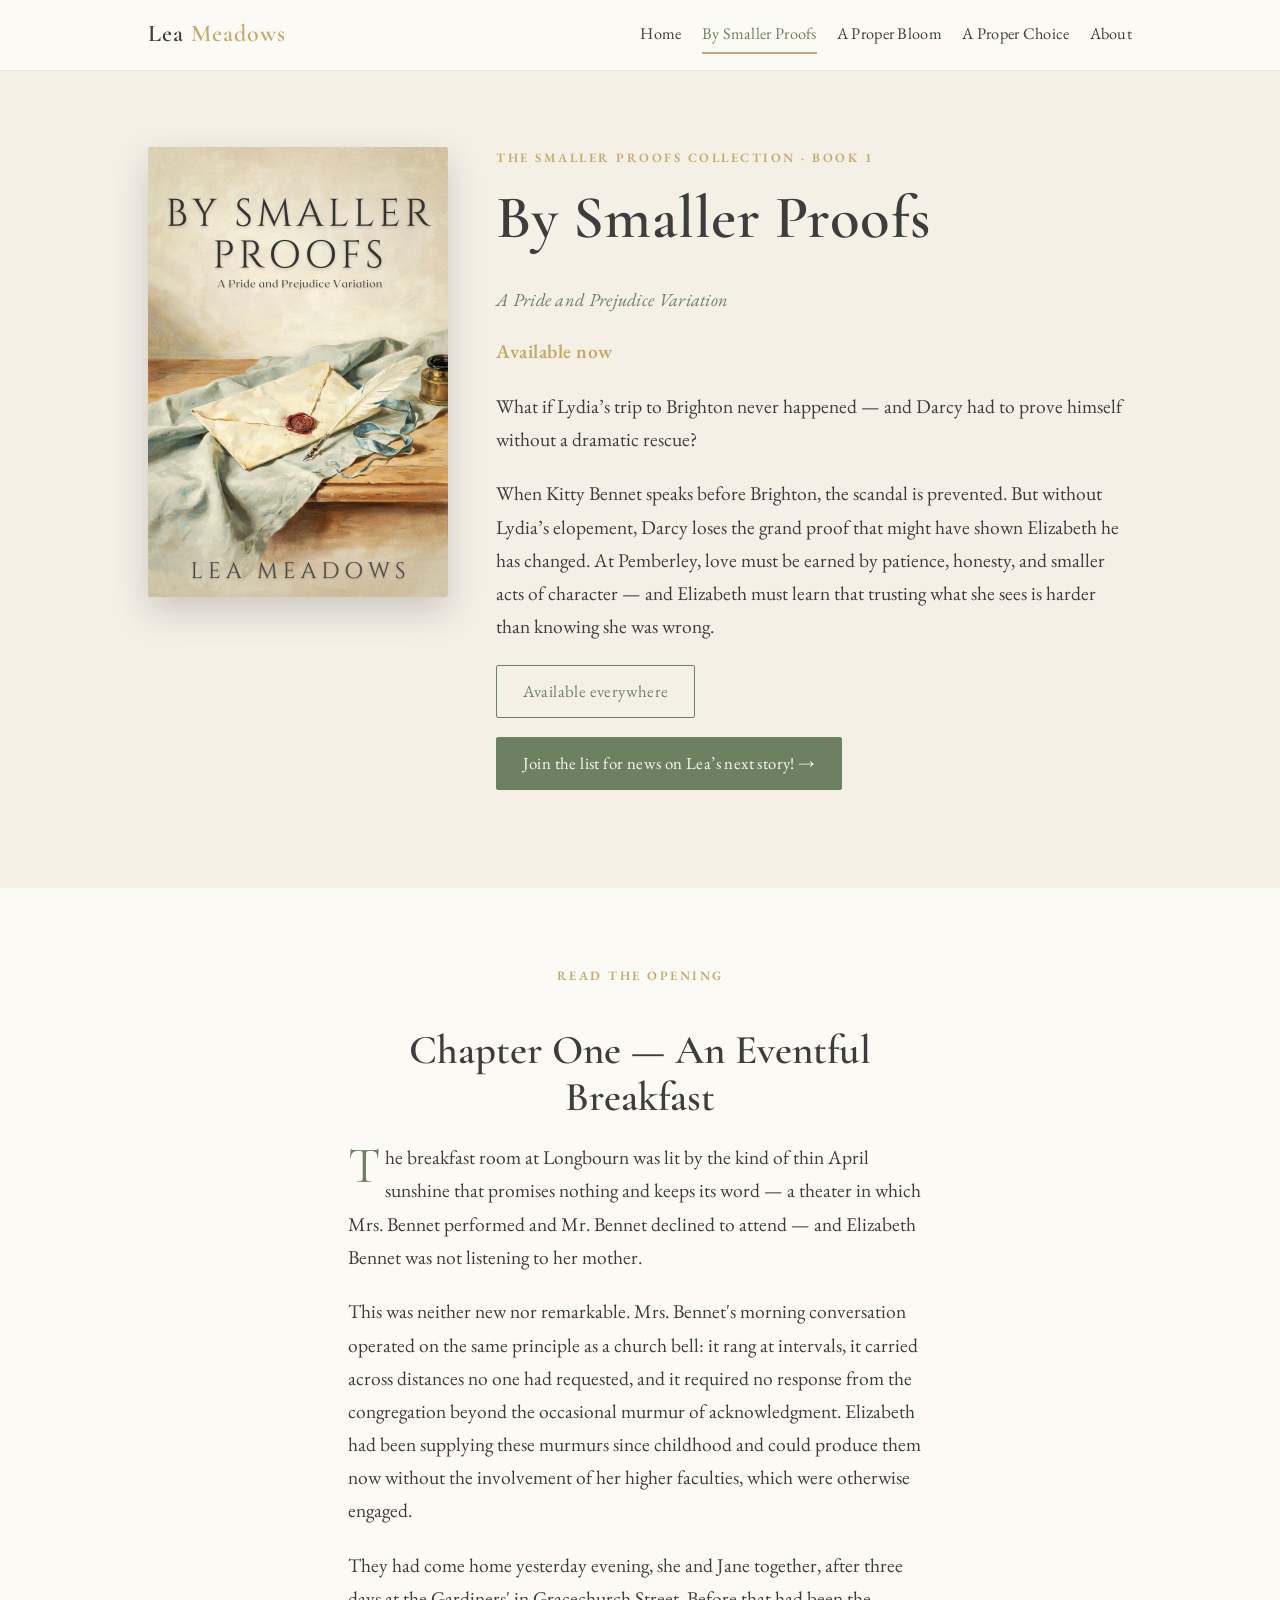
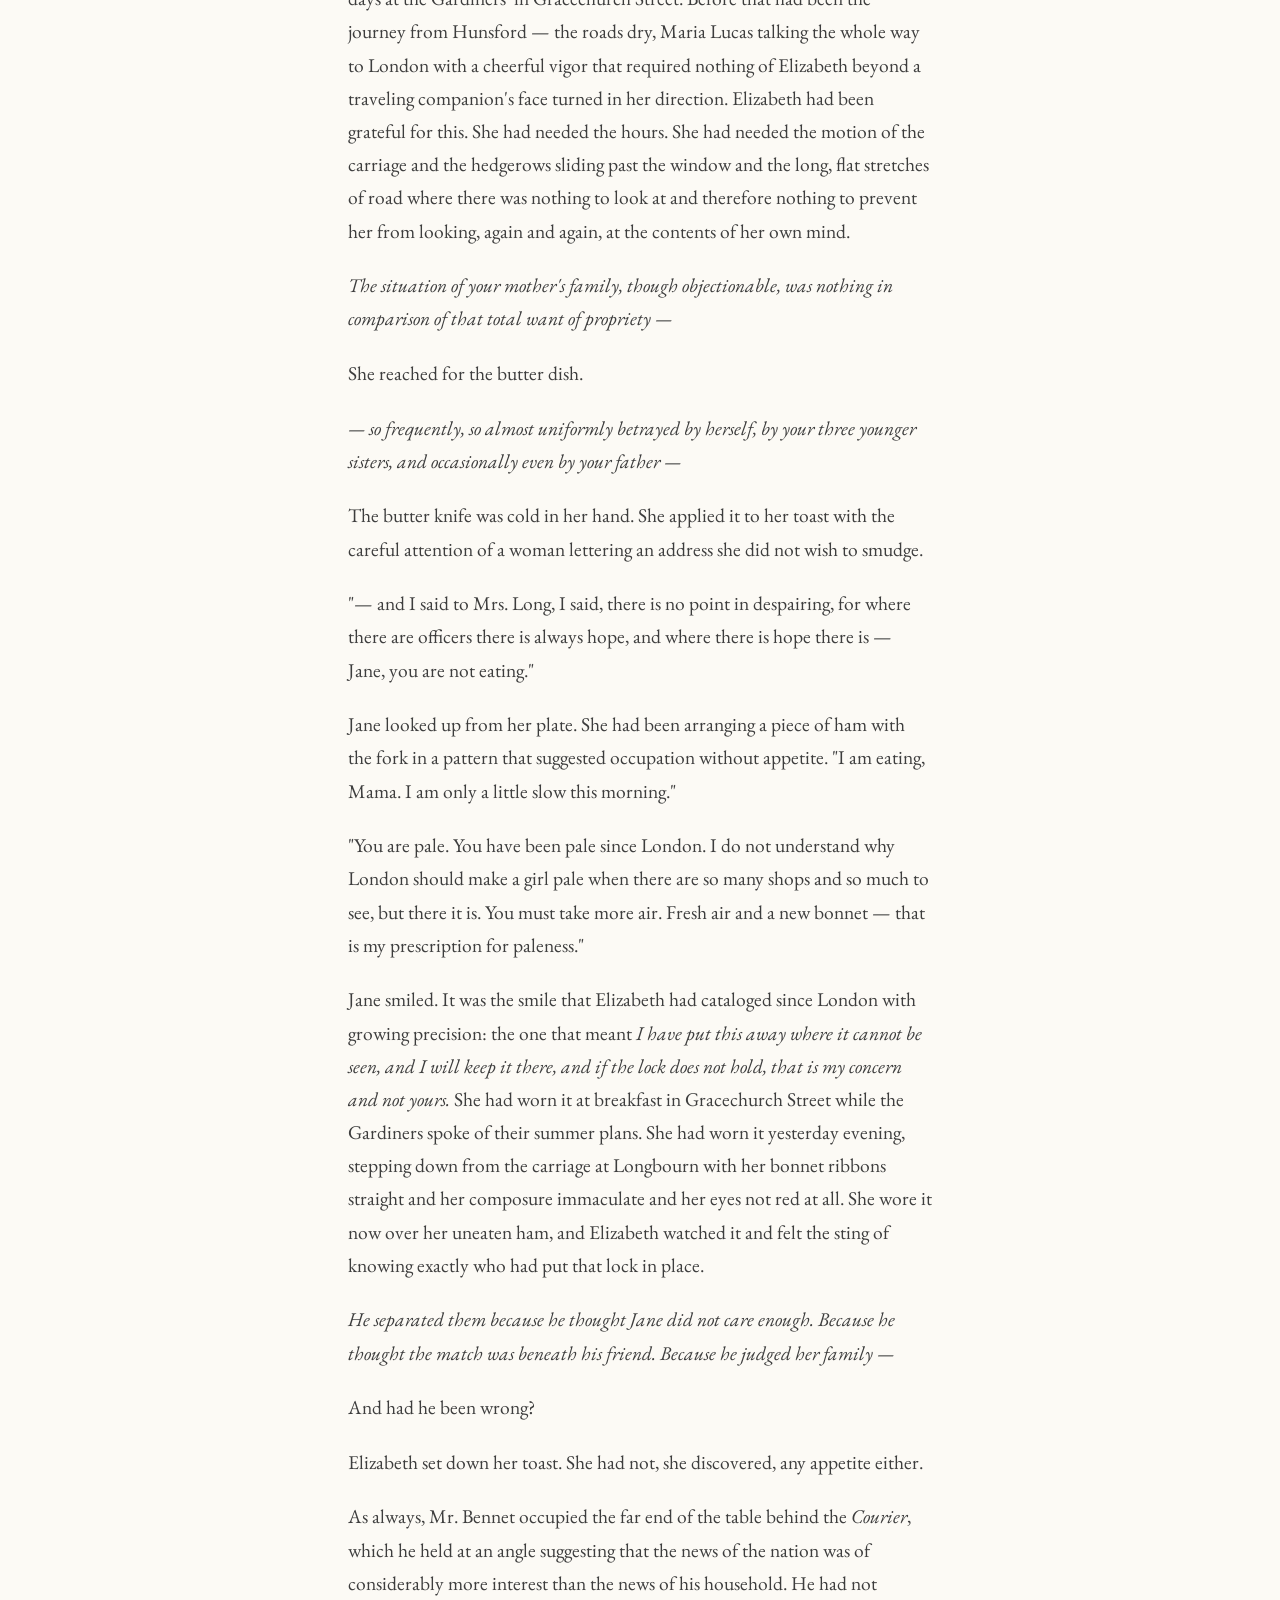
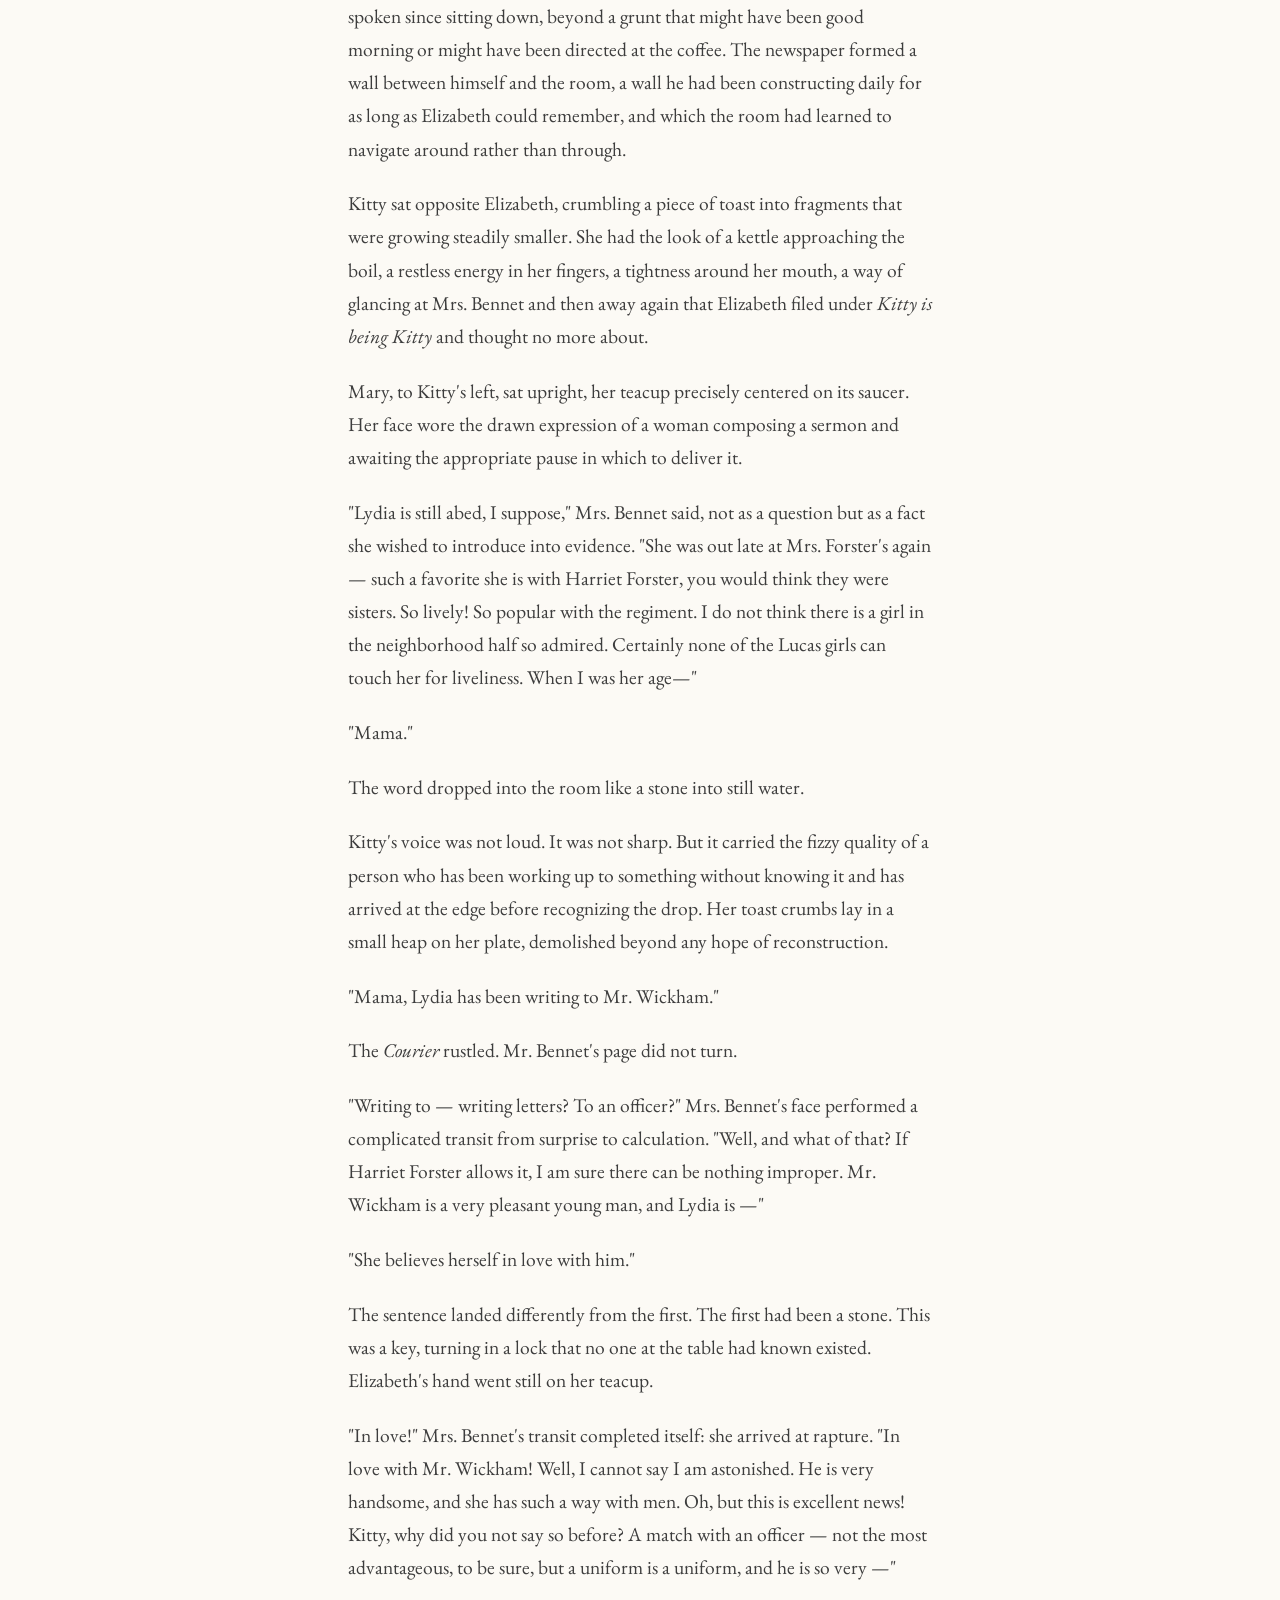
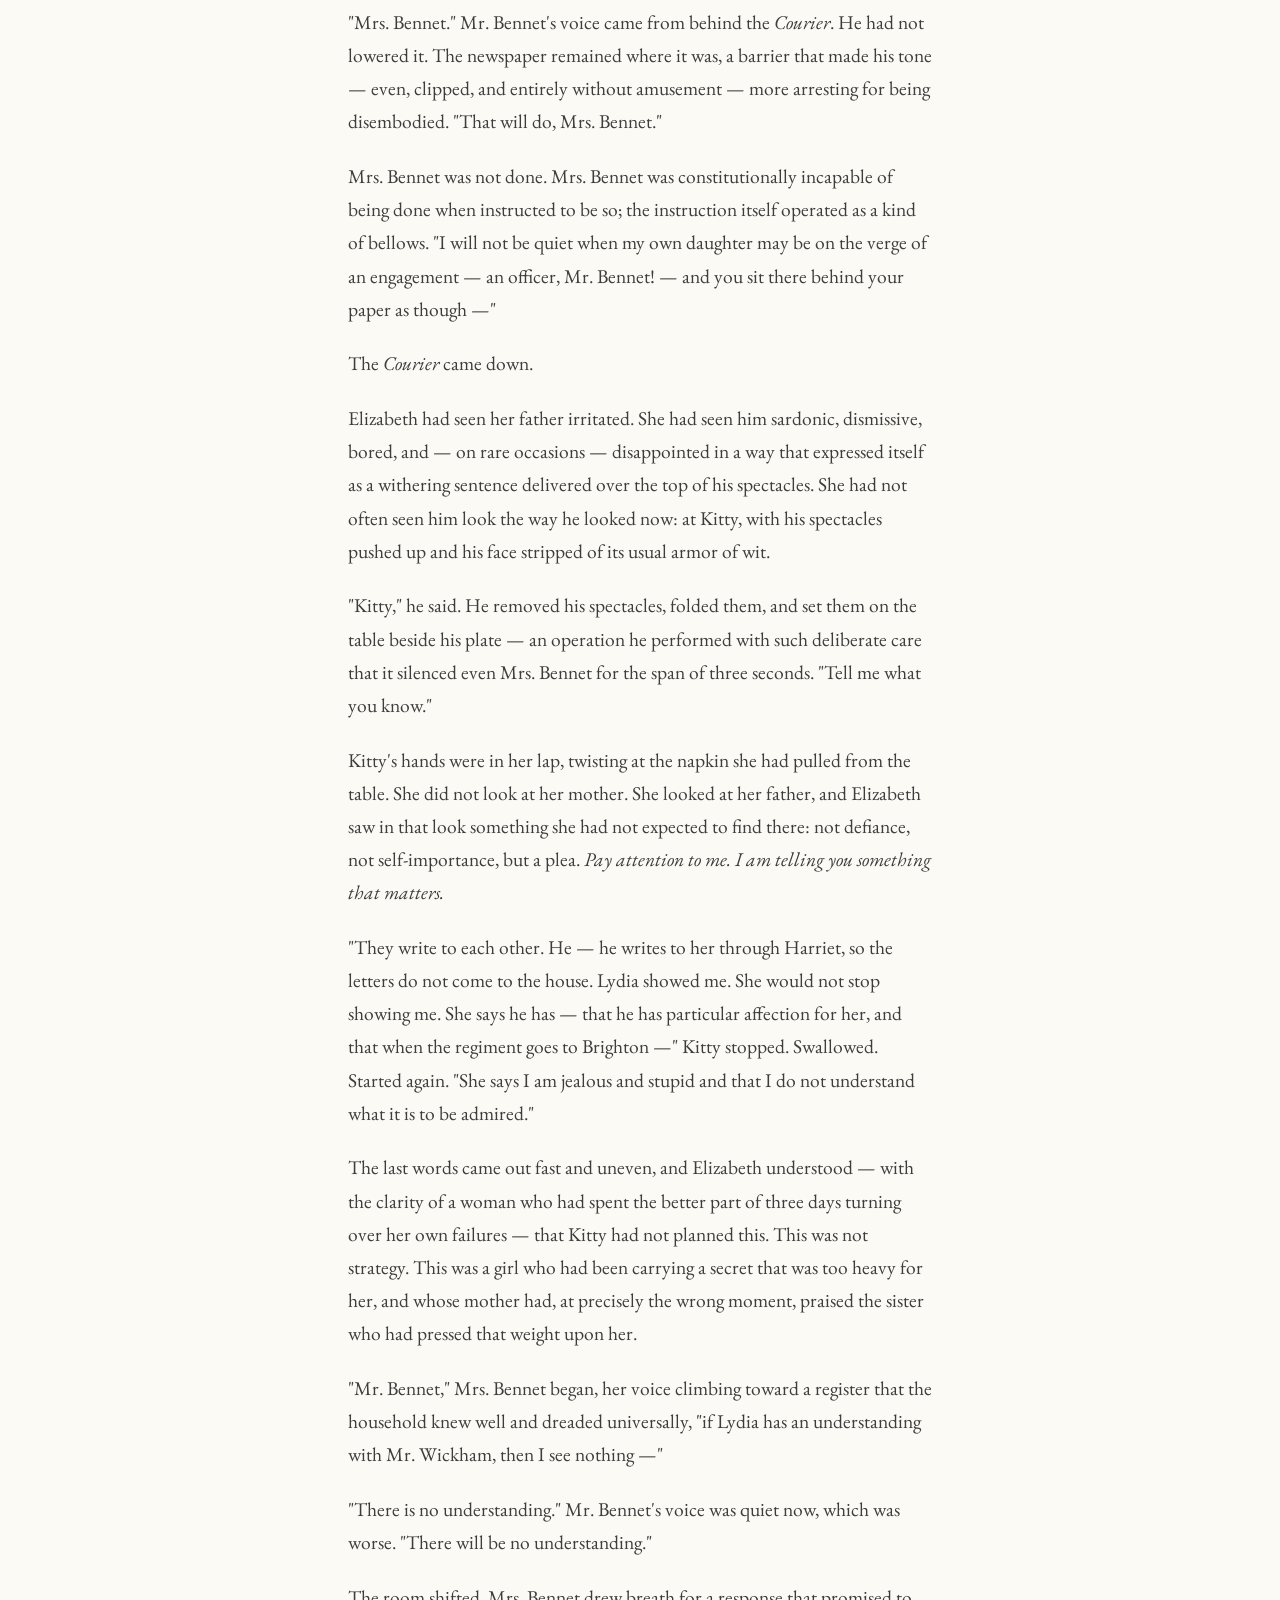
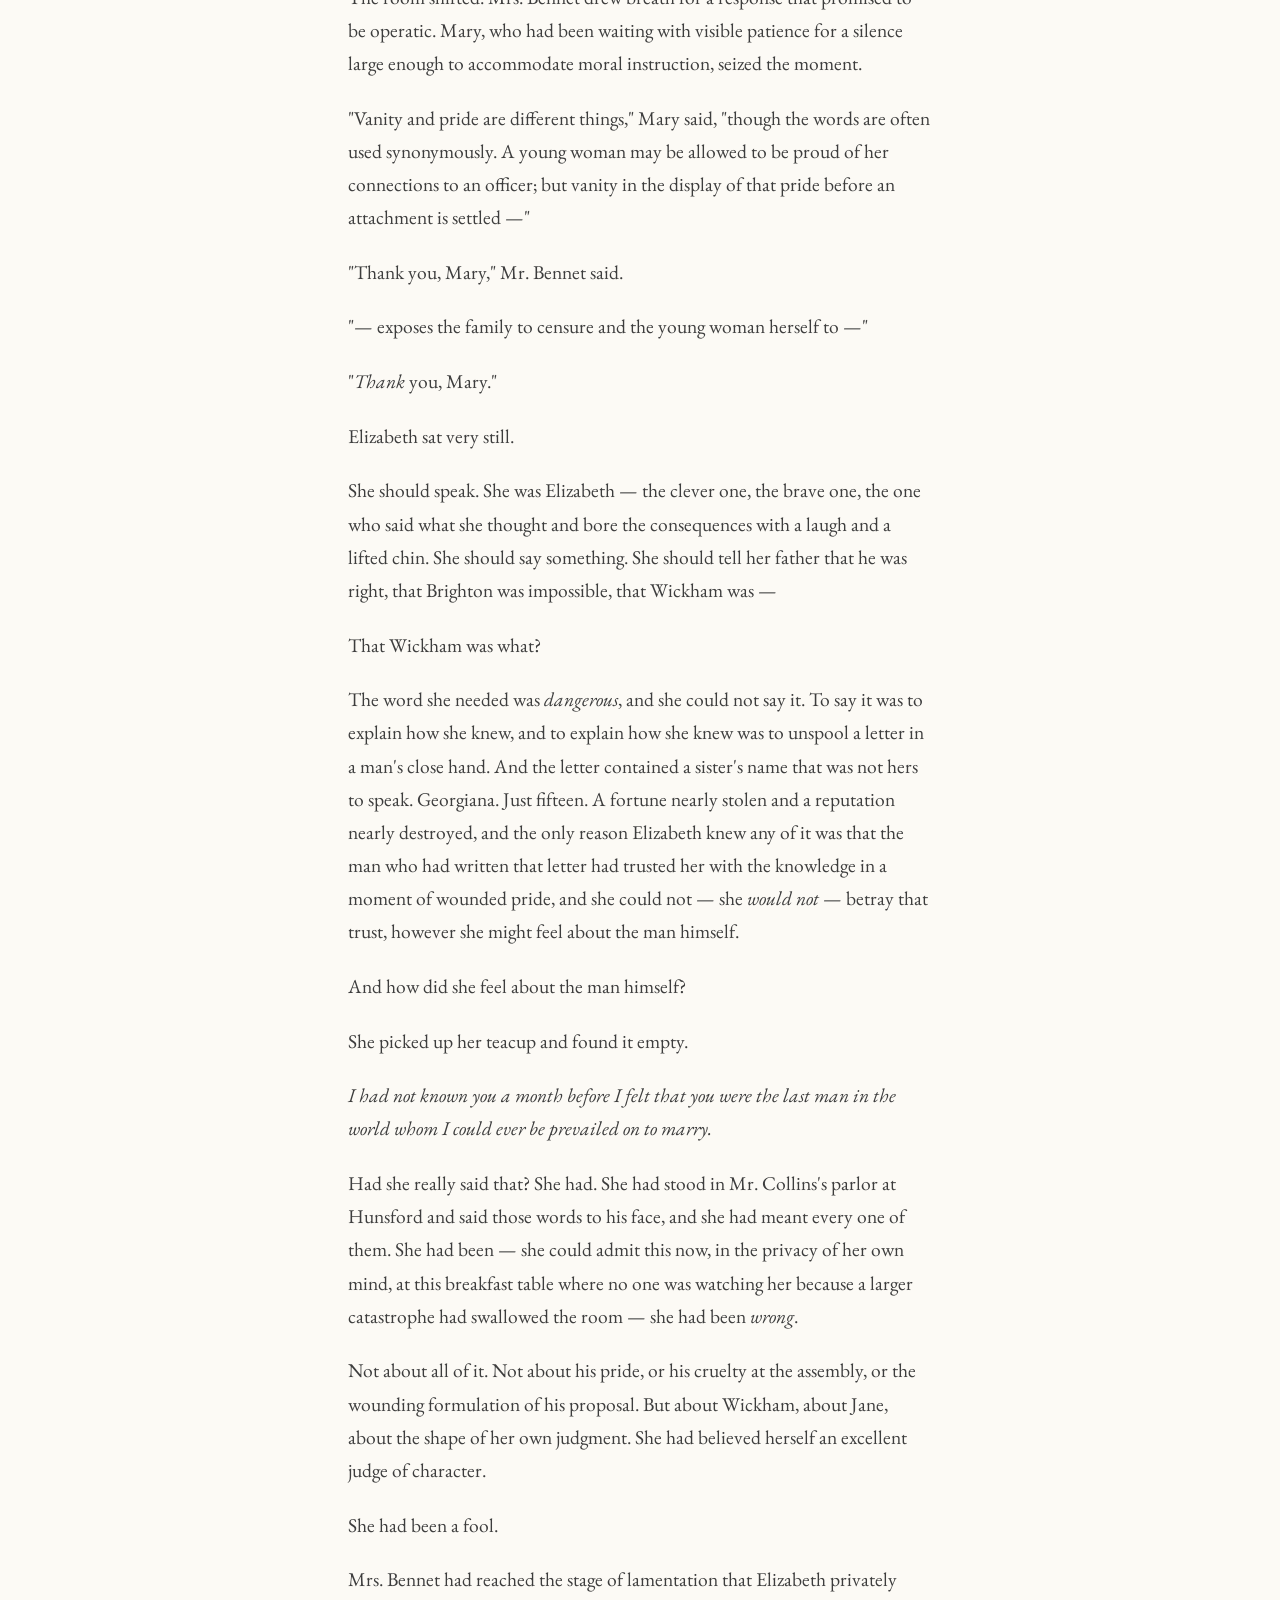
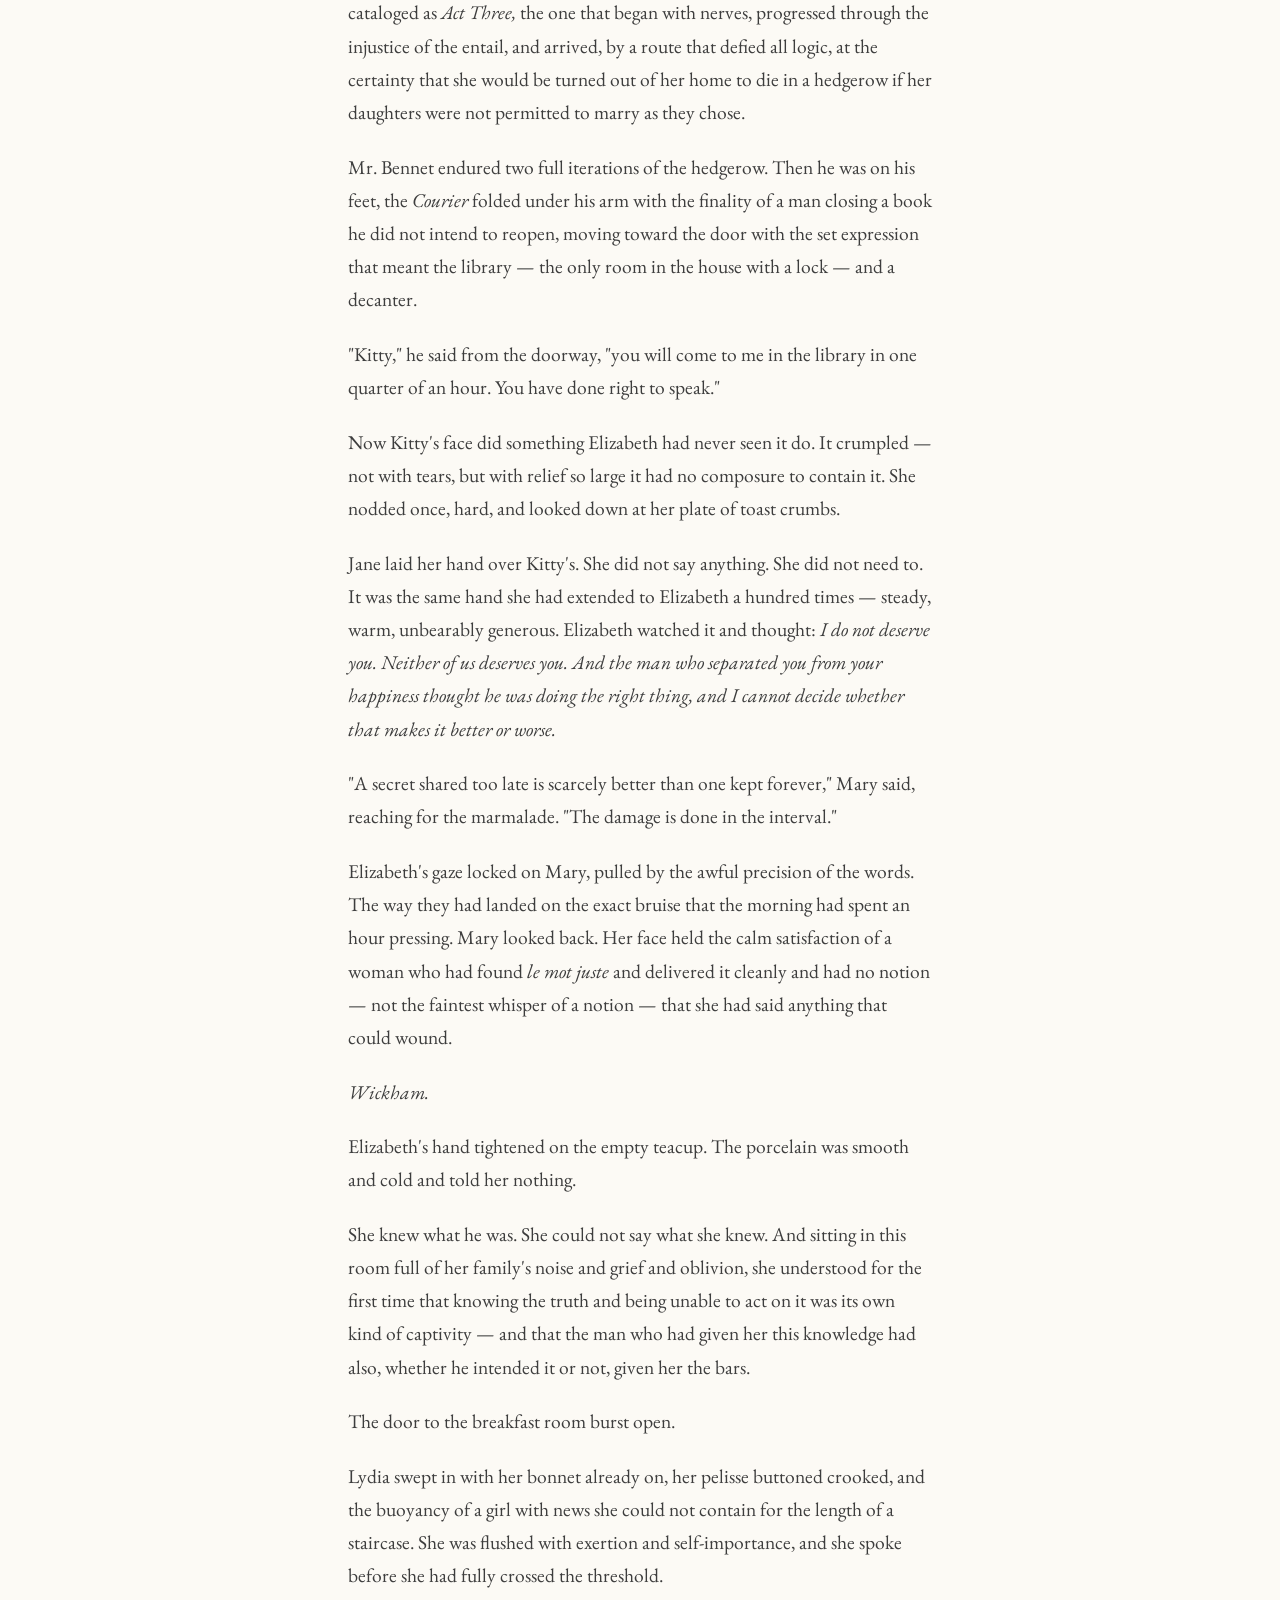
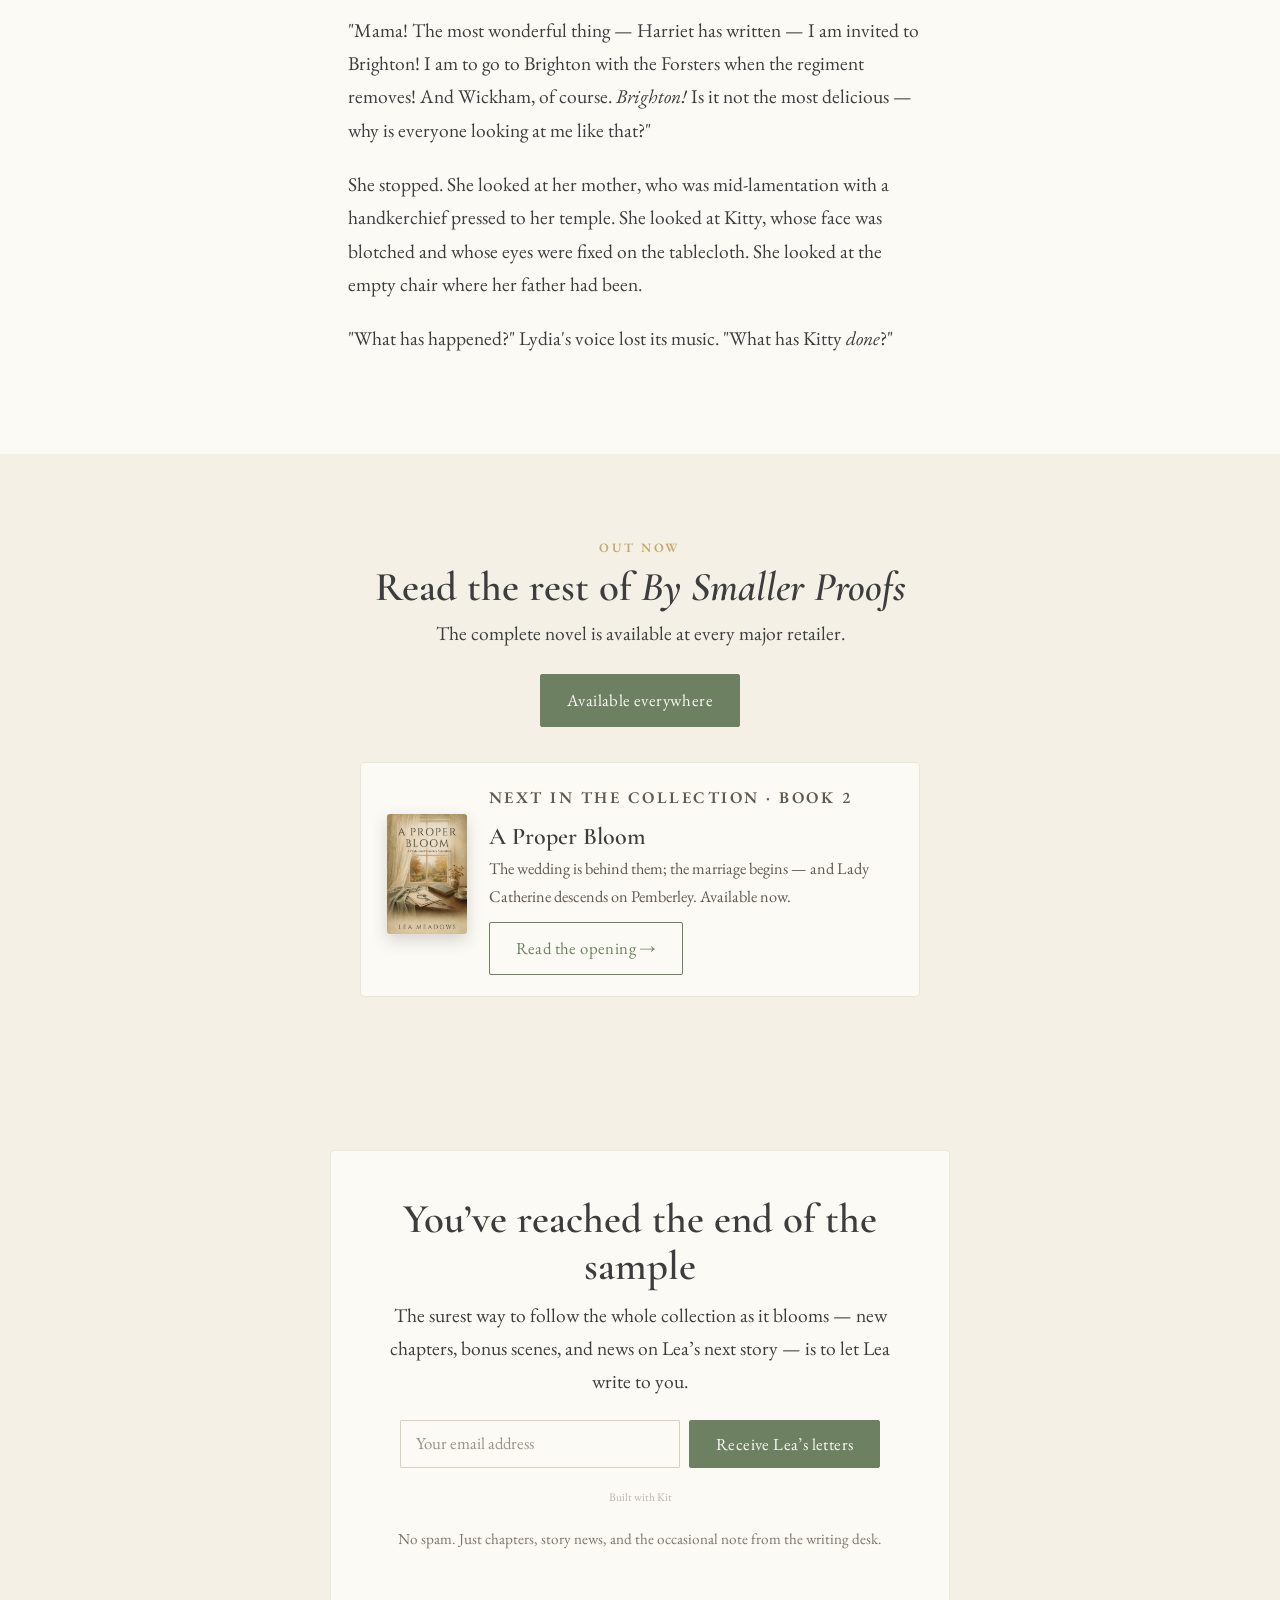
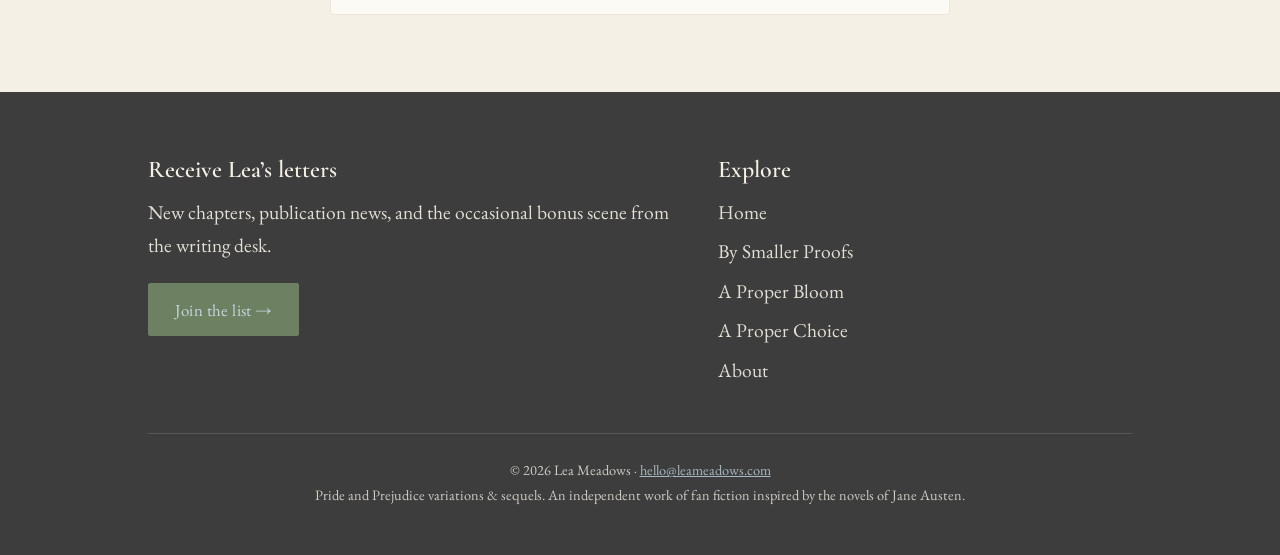
<file: by-smaller-proofs.html>
<!DOCTYPE html>
<html lang="en">
<head>
  <meta charset="utf-8">
  <meta name="viewport" content="width=device-width, initial-scale=1">
  <title>By Smaller Proofs — Lea Meadows</title>
  <meta name="description" content="By Smaller Proofs, a Pride and Prejudice variation by Lea Meadows. Book 1 of The Smaller Proofs Collection. Read the opening chapters.">
  <link rel="preconnect" href="https://fonts.googleapis.com">
  <link rel="preconnect" href="https://fonts.gstatic.com" crossorigin>
  <link href="https://fonts.googleapis.com/css2?family=Cormorant+Garamond:ital,wght@0,500;0,600;1,500&family=EB+Garamond:ital,wght@0,400;0,600;1,400&display=swap" rel="stylesheet">
  <link rel="stylesheet" href="css/style.css">
  <link rel="icon" href="/favicon.ico" sizes="any">
  <link rel="icon" type="image/svg+xml" href="/favicon.svg">
  <link rel="apple-touch-icon" href="/apple-touch-icon.png">
</head>
<body>

  <header class="site-header">
    <nav class="nav">
      <a class="brand-mark" href="index.html">Lea <span>Meadows</span></a>
      <div class="nav-links">
        <a href="index.html">Home</a>
        <a href="by-smaller-proofs.html" aria-current="page">By Smaller Proofs</a>
        <a href="a-proper-bloom.html">A Proper Bloom</a>
        <a href="a-proper-choice.html">A Proper Choice</a>
        <a href="about.html">About</a>
      </div>
    </nav>
  </header>

  <section>
    <div class="wrap">
      <div class="book-hero">

        <img class="cover" src="images/by-smaller-proofs.jpg" alt="By Smaller Proofs cover">

        <div>
          <p class="series-label">The Smaller Proofs Collection &middot; Book 1</p>
          <h1>By Smaller Proofs</h1>
          <p class="subtitle">A Pride and Prejudice Variation</p>
          <p class="pub-status">Available now</p>

          <p>What if Lydia&rsquo;s trip to Brighton never happened &mdash; and Darcy had to prove himself without a dramatic rescue?</p>
          <p>When Kitty Bennet speaks before Brighton, the scandal is prevented. But without Lydia&rsquo;s elopement, Darcy loses the grand proof that might have shown Elizabeth he has changed. At Pemberley, love must be earned by patience, honesty, and smaller acts of character &mdash; and Elizabeth must learn that trusting what she sees is harder than knowing she was wrong.</p>

          <div class="buy-row">
            <a class="btn btn-outline" href="https://books2read.com/by-smaller-proofs" target="_blank" rel="noopener">Available everywhere</a>
          </div>
          <p><a class="btn btn-primary" href="#join">Join the list for news on Lea&rsquo;s next story! &rarr;</a></p>
        </div>

      </div>
    </div>
  </section>

  <!-- ===== SAMPLE CHAPTERS ===== -->
  <section style="background:var(--white);">
    <div class="reading wrap">
      <p class="series-label center">Read the opening</p>

      <article id="chapter-1">
        <h2>Chapter One &mdash; An Eventful Breakfast</h2>
<p>The breakfast room at Longbourn was lit by the kind of thin April sunshine that promises nothing and keeps its word — a theater in which Mrs. Bennet performed and Mr. Bennet declined to attend — and Elizabeth Bennet was not listening to her mother.</p>
<p>This was neither new nor remarkable. Mrs. Bennet's morning conversation operated on the same principle as a church bell: it rang at intervals, it carried across distances no one had requested, and it required no response from the congregation beyond the occasional murmur of acknowledgment. Elizabeth had been supplying these murmurs since childhood and could produce them now without the involvement of her higher faculties, which were otherwise engaged.</p>
<p>They had come home yesterday evening, she and Jane together, after three days at the Gardiners' in Gracechurch Street. Before that had been the journey from Hunsford — the roads dry, Maria Lucas talking the whole way to London with a cheerful vigor that required nothing of Elizabeth beyond a traveling companion's face turned in her direction. Elizabeth had been grateful for this. She had needed the hours. She had needed the motion of the carriage and the hedgerows sliding past the window and the long, flat stretches of road where there was nothing to look at and therefore nothing to prevent her from looking, again and again, at the contents of her own mind.</p>
<p><em>The situation of your mother's family, though objectionable, was nothing in comparison of that total want of propriety —</em></p>
<p>She reached for the butter dish.</p>
<p><em>— so frequently, so almost uniformly betrayed by herself, by your three younger sisters, and occasionally even by your father —</em></p>
<p>The butter knife was cold in her hand. She applied it to her toast with the careful attention of a woman lettering an address she did not wish to smudge.</p>
<p>"— and I said to Mrs. Long, I said, there is no point in despairing, for where there are officers there is always hope, and where there is hope there is — Jane, you are not eating."</p>
<p>Jane looked up from her plate. She had been arranging a piece of ham with the fork in a pattern that suggested occupation without appetite. "I am eating, Mama. I am only a little slow this morning."</p>
<p>"You are pale. You have been pale since London. I do not understand why London should make a girl pale when there are so many shops and so much to see, but there it is. You must take more air. Fresh air and a new bonnet — that is my prescription for paleness."</p>
<p>Jane smiled. It was the smile that Elizabeth had cataloged since London with growing precision: the one that meant <em>I have put this away where it cannot be seen, and I will keep it there, and if the lock does not hold, that is my concern and not yours.</em> She had worn it at breakfast in Gracechurch Street while the Gardiners spoke of their summer plans. She had worn it yesterday evening, stepping down from the carriage at Longbourn with her bonnet ribbons straight and her composure immaculate and her eyes not red at all. She wore it now over her uneaten ham, and Elizabeth watched it and felt the sting of knowing exactly who had put that lock in place.</p>
<p><em>He separated them because he thought Jane did not care enough. Because he thought the match was beneath his friend. Because he judged her family —</em></p>
<p>And had he been wrong?</p>
<p>Elizabeth set down her toast. She had not, she discovered, any appetite either.</p>
<p>As always, Mr. Bennet occupied the far end of the table behind the <em>Courier</em>, which he held at an angle suggesting that the news of the nation was of considerably more interest than the news of his household. He had not spoken since sitting down, beyond a grunt that might have been good morning or might have been directed at the coffee. The newspaper formed a wall between himself and the room, a wall he had been constructing daily for as long as Elizabeth could remember, and which the room had learned to navigate around rather than through.</p>
<p>Kitty sat opposite Elizabeth, crumbling a piece of toast into fragments that were growing steadily smaller. She had the look of a kettle approaching the boil, a restless energy in her fingers, a tightness around her mouth, a way of glancing at Mrs. Bennet and then away again that Elizabeth filed under <em>Kitty is being Kitty</em> and thought no more about.</p>
<p>Mary, to Kitty's left, sat upright, her teacup precisely centered on its saucer. Her face wore the drawn expression of a woman composing a sermon and awaiting the appropriate pause in which to deliver it.</p>
<p>"Lydia is still abed, I suppose," Mrs. Bennet said, not as a question but as a fact she wished to introduce into evidence. "She was out late at Mrs. Forster's again — such a favorite she is with Harriet Forster, you would think they were sisters. So lively! So popular with the regiment. I do not think there is a girl in the neighborhood half so admired. Certainly none of the Lucas girls can touch her for liveliness. When I was her age—"</p>
<p>"Mama."</p>
<p>The word dropped into the room like a stone into still water.</p>
<p>Kitty's voice was not loud. It was not sharp. But it carried the fizzy quality of a person who has been working up to something without knowing it and has arrived at the edge before recognizing the drop. Her toast crumbs lay in a small heap on her plate, demolished beyond any hope of reconstruction.</p>
<p>"Mama, Lydia has been writing to Mr. Wickham."</p>
<p>The <em>Courier</em> rustled. Mr. Bennet's page did not turn.</p>
<p>"Writing to — writing letters? To an officer?" Mrs. Bennet's face performed a complicated transit from surprise to calculation. "Well, and what of that? If Harriet Forster allows it, I am sure there can be nothing improper. Mr. Wickham is a very pleasant young man, and Lydia is —"</p>
<p>"She believes herself in love with him."</p>
<p>The sentence landed differently from the first. The first had been a stone. This was a key, turning in a lock that no one at the table had known existed. Elizabeth's hand went still on her teacup.</p>
<p>"In love!" Mrs. Bennet's transit completed itself: she arrived at rapture. "In love with Mr. Wickham! Well, I cannot say I am astonished. He is very handsome, and she has such a way with men. Oh, but this is excellent news! Kitty, why did you not say so before? A match with an officer — not the most advantageous, to be sure, but a uniform is a uniform, and he is so very —"</p>
<p>"Mrs. Bennet." Mr. Bennet's voice came from behind the <em>Courier</em>. He had not lowered it. The newspaper remained where it was, a barrier that made his tone — even, clipped, and entirely without amusement — more arresting for being disembodied. "That will do, Mrs. Bennet."</p>
<p>Mrs. Bennet was not done. Mrs. Bennet was constitutionally incapable of being done when instructed to be so; the instruction itself operated as a kind of bellows. "I will not be quiet when my own daughter may be on the verge of an engagement — an officer, Mr. Bennet! — and you sit there behind your paper as though —"</p>
<p>The <em>Courier</em> came down.</p>
<p>Elizabeth had seen her father irritated. She had seen him sardonic, dismissive, bored, and — on rare occasions — disappointed in a way that expressed itself as a withering sentence delivered over the top of his spectacles. She had not often seen him look the way he looked now: at Kitty, with his spectacles pushed up and his face stripped of its usual armor of wit.</p>
<p>"Kitty," he said. He removed his spectacles, folded them, and set them on the table beside his plate — an operation he performed with such deliberate care that it silenced even Mrs. Bennet for the span of three seconds. "Tell me what you know."</p>
<p>Kitty's hands were in her lap, twisting at the napkin she had pulled from the table. She did not look at her mother. She looked at her father, and Elizabeth saw in that look something she had not expected to find there: not defiance, not self-importance, but a plea. <em>Pay attention to me. I am telling you something that matters.</em></p>
<p>"They write to each other. He — he writes to her through Harriet, so the letters do not come to the house. Lydia showed me. She would not stop showing me. She says he has — that he has particular affection for her, and that when the regiment goes to Brighton —" Kitty stopped. Swallowed. Started again. "She says I am jealous and stupid and that I do not understand what it is to be admired."</p>
<p>The last words came out fast and uneven, and Elizabeth understood — with the clarity of a woman who had spent the better part of three days turning over her own failures — that Kitty had not planned this. This was not strategy. This was a girl who had been carrying a secret that was too heavy for her, and whose mother had, at precisely the wrong moment, praised the sister who had pressed that weight upon her.</p>
<p>"Mr. Bennet," Mrs. Bennet began, her voice climbing toward a register that the household knew well and dreaded universally, "if Lydia has an understanding with Mr. Wickham, then I see nothing —"</p>
<p>"There is no understanding." Mr. Bennet's voice was quiet now, which was worse. "There will be no understanding."</p>
<p>The room shifted. Mrs. Bennet drew breath for a response that promised to be operatic. Mary, who had been waiting with visible patience for a silence large enough to accommodate moral instruction, seized the moment.</p>
<p>"Vanity and pride are different things," Mary said, "though the words are often used synonymously. A young woman may be allowed to be proud of her connections to an officer; but vanity in the display of that pride before an attachment is settled —"</p>
<p>"Thank you, Mary," Mr. Bennet said.</p>
<p>"— exposes the family to censure and the young woman herself to —"</p>
<p>"<em>Thank</em> you, Mary."</p>
<p>Elizabeth sat very still.</p>
<p>She should speak. She was Elizabeth — the clever one, the brave one, the one who said what she thought and bore the consequences with a laugh and a lifted chin. She should say something. She should tell her father that he was right, that Brighton was impossible, that Wickham was —</p>
<p>That Wickham was what?</p>
<p>The word she needed was <em>dangerous</em>, and she could not say it. To say it was to explain how she knew, and to explain how she knew was to unspool a letter in a man's close hand. And the letter contained a sister's name that was not hers to speak. Georgiana. Just fifteen. A fortune nearly stolen and a reputation nearly destroyed, and the only reason Elizabeth knew any of it was that the man who had written that letter had trusted her with the knowledge in a moment of wounded pride, and she could not — she <em>would not</em> — betray that trust, however she might feel about the man himself.</p>
<p>And how did she feel about the man himself?</p>
<p>She picked up her teacup and found it empty.</p>
<p><em>I had not known you a month before I felt that you were the last man in the world whom I could ever be prevailed on to marry.</em></p>
<p>Had she really said that? She had. She had stood in Mr. Collins's parlor at Hunsford and said those words to his face, and she had meant every one of them. She had been — she could admit this now, in the privacy of her own mind, at this breakfast table where no one was watching her because a larger catastrophe had swallowed the room — she had been <em>wrong</em>.</p>
<p>Not about all of it. Not about his pride, or his cruelty at the assembly, or the wounding formulation of his proposal. But about Wickham, about Jane, about the shape of her own judgment. She had believed herself an excellent judge of character.</p>
<p>She had been a fool.</p>
<p>Mrs. Bennet had reached the stage of lamentation that Elizabeth privately cataloged as <em>Act Three,</em> the one that began with nerves, progressed through the injustice of the entail, and arrived, by a route that defied all logic, at the certainty that she would be turned out of her home to die in a hedgerow if her daughters were not permitted to marry as they chose.</p>
<p>Mr. Bennet endured two full iterations of the hedgerow. Then he was on his feet, the <em>Courier</em> folded under his arm with the finality of a man closing a book he did not intend to reopen, moving toward the door with the set expression that meant the library — the only room in the house with a lock — and a decanter.</p>
<p>"Kitty," he said from the doorway, "you will come to me in the library in one quarter of an hour. You have done right to speak."</p>
<p>Now Kitty's face did something Elizabeth had never seen it do. It crumpled — not with tears, but with relief so large it had no composure to contain it. She nodded once, hard, and looked down at her plate of toast crumbs.</p>
<p>Jane laid her hand over Kitty's. She did not say anything. She did not need to. It was the same hand she had extended to Elizabeth a hundred times — steady, warm, unbearably generous. Elizabeth watched it and thought: <em>I do not deserve you. Neither of us deserves you. And the man who separated you from your happiness thought he was doing the right thing, and I cannot decide whether that makes it better or worse.</em></p>
<p>"A secret shared too late is scarcely better than one kept forever," Mary said, reaching for the marmalade. "The damage is done in the interval."</p>
<p>Elizabeth's gaze locked on Mary, pulled by the awful precision of the words. The way they had landed on the exact bruise that the morning had spent an hour pressing. Mary looked back. Her face held the calm satisfaction of a woman who had found <em>le mot juste</em> and delivered it cleanly and had no notion — not the faintest whisper of a notion — that she had said anything that could wound.</p>
<p><em>Wickham.</em></p>
<p>Elizabeth's hand tightened on the empty teacup. The porcelain was smooth and cold and told her nothing.</p>
<p>She knew what he was. She could not say what she knew. And sitting in this room full of her family's noise and grief and oblivion, she understood for the first time that knowing the truth and being unable to act on it was its own kind of captivity — and that the man who had given her this knowledge had also, whether he intended it or not, given her the bars.</p>
<p>The door to the breakfast room burst open.</p>
<p>Lydia swept in with her bonnet already on, her pelisse buttoned crooked, and the buoyancy of a girl with news she could not contain for the length of a staircase. She was flushed with exertion and self-importance, and she spoke before she had fully crossed the threshold.</p>
<p>"Mama! The most wonderful thing — Harriet has written — I am invited to Brighton! I am to go to Brighton with the Forsters when the regiment removes! And Wickham, of course. <em>Brighton!</em> Is it not the most delicious — why is everyone looking at me like that?"</p>
<p>She stopped. She looked at her mother, who was mid-lamentation with a handkerchief pressed to her temple. She looked at Kitty, whose face was blotched and whose eyes were fixed on the tablecloth. She looked at the empty chair where her father had been.</p>
<p>"What has happened?" Lydia's voice lost its music. "What has Kitty <em>done</em>?"</p>
      </article>
    </div>
  </section>

  <!-- ===== KEEP READING (end-of-sample CTA) ===== -->
  <section class="next-section">
    <div class="wrap">
      <div class="keep-reading">
        <p class="series-label">Out now</p>
        <h2>Read the rest of <em>By Smaller Proofs</em></h2>
        <p>The complete novel is available at every major retailer.</p>
        <p><a class="btn btn-primary" href="https://books2read.com/by-smaller-proofs" target="_blank" rel="noopener">Available everywhere</a></p>
      </div>
      <div class="next-up">
        <a href="a-proper-bloom.html"><img src="images/a-proper-bloom.jpg" alt="A Proper Bloom cover"></a>
        <div class="next-body">
          <p class="series-label">Next in the Collection &middot; Book 2</p>
          <h3>A Proper Bloom</h3>
          <p>The wedding is behind them; the marriage begins &mdash; and Lady Catherine descends on Pemberley. Available now.</p>
          <a class="btn btn-outline" href="a-proper-bloom.html">Read the opening &rarr;</a>
        </div>
      </div>
    </div>
  </section>

  <!-- ===== NEWSLETTER SIGNUP (every page) ===== -->
  <section id="join">
    <div class="wrap">
      <div class="signup">
        <h2>You&rsquo;ve reached the end of the sample</h2>
        <p>The surest way to follow the whole collection as it blooms &mdash; new chapters, bonus scenes, and news on Lea&rsquo;s next story &mdash; is to let Lea write to you.</p>
        <form action="https://app.kit.com/forms/9603791/subscriptions"
              class="seva-form formkit-form lea-form" method="post"
              data-sv-form="9603791" data-uid="089a5491f1" data-format="inline" data-version="5"
              data-options="{&quot;settings&quot;:{&quot;after_subscribe&quot;:{&quot;action&quot;:&quot;message&quot;,&quot;success_message&quot;:&quot;Success! Now check your email to confirm your subscription.&quot;,&quot;redirect_url&quot;:&quot;&quot;},&quot;recaptcha&quot;:{&quot;enabled&quot;:false}},&quot;version&quot;:&quot;5&quot;}">
          <ul class="formkit-alert formkit-alert-error" data-element="errors" data-group="alert"></ul>
          <div class="lea-form-row" data-element="fields" data-stacked="false">
            <input class="lea-input formkit-input" name="email_address" aria-label="Email address" placeholder="Your email address" required type="email">
            <button data-element="submit" class="btn btn-primary lea-submit">
              <div class="formkit-spinner"><div></div><div></div><div></div></div>
              <span>Receive Lea&rsquo;s letters</span>
            </button>
          </div>
          <div class="formkit-powered-by-convertkit-container">
            <a href="https://kit.com/features/forms?utm_campaign=poweredby&amp;utm_content=form&amp;utm_medium=referral&amp;utm_source=dynamic" data-element="powered-by" class="formkit-powered-by-convertkit" data-variant="dark" target="_blank" rel="nofollow noopener">Built with Kit</a>
          </div>
        </form>
        <p class="signup-fallback small">
          No spam. Just chapters, story news, and the occasional note from the writing desk.
        </p>
      </div>
    </div>
  </section>

  <footer class="site-footer">
    <div class="wrap">
      <div class="footer-grid">
        <div class="footer-signup">
          <h3 style="color:var(--cream);">Receive Lea&rsquo;s letters</h3>
          <p style="opacity:0.9;">New chapters, publication news, and the occasional bonus scene from the writing desk.</p>
          <a class="btn btn-primary" href="#join">Join the list &rarr;</a>
        </div>
        <nav class="footer-nav" aria-label="Footer">
          <h3 style="color:var(--cream);">Explore</h3>
          <a href="index.html">Home</a>
          <a href="by-smaller-proofs.html">By Smaller Proofs</a>
          <a href="a-proper-bloom.html">A Proper Bloom</a>
          <a href="a-proper-choice.html">A Proper Choice</a>
          <a href="about.html">About</a>
        </nav>
      </div>
      <div class="footer-base">
        <p>&copy; 2026 Lea Meadows &middot; <a href="mailto:hello@leameadows.com">hello@leameadows.com</a><br>
        Pride and Prejudice variations &amp; sequels. An independent work of fan fiction inspired by the novels of Jane Austen.</p>
      </div>
    </div>
  </footer>

  <!-- Kit form handler: lets the signup submit in-place and show the success message -->
  <script src="https://f.convertkit.com/ckjs/ck.5.js"></script>
</body>
</html>
</file>
<file: css/style.css>
/* ============================================================
   Lea Meadows — The Smaller Proofs Collection
   Brand stylesheet. Edit colours/fonts here once; every page
   updates. Palette + type come from the JAFF brand guide.
   ============================================================ */

:root {
  --pale-blue:  #C4D7E0;
  --cream:      #F5F0E6;
  --cream-deep: #EDE6D6;
  --sage:       #8B9E7E;
  --sage-dark:  #6E8062;
  --gold:       #C4A96A;
  --charcoal:   #3D3D3D;
  --rose:       #C9A0A0;
  --white:      #FCFAF5;

  --serif-display: "Cormorant Garamond", "EB Garamond", Georgia, serif;
  --serif-body:    "EB Garamond", Georgia, "Times New Roman", serif;

  --maxw: 1080px;
  --pad: clamp(1.25rem, 4vw, 3rem);
}

* { box-sizing: border-box; }

html { scroll-behavior: smooth; }

body {
  margin: 0;
  font-family: var(--serif-body);
  font-size: 1.22rem;
  line-height: 1.7;
  color: var(--charcoal);
  background: var(--cream);
  -webkit-font-smoothing: antialiased;
}

/* ---------- Typography ---------- */
h1, h2, h3 {
  font-family: var(--serif-display);
  font-weight: 600;
  line-height: 1.15;
  color: var(--charcoal);
  margin: 0 0 0.5em;
}
h1 { font-size: clamp(2.4rem, 5vw, 3.8rem); letter-spacing: 0.5px; }
h2 { font-size: clamp(1.8rem, 3.2vw, 2.6rem); }
h3 { font-size: 1.5rem; }

p { margin: 0 0 1.1em; }

a { color: var(--sage-dark); }

.subtitle {
  font-style: italic;
  font-size: 1.15rem;
  color: var(--sage-dark);
  letter-spacing: 0.3px;
}
.series-label {
  text-transform: uppercase;
  letter-spacing: 2.5px;
  font-size: 0.8rem;
  color: var(--gold);
  font-family: var(--serif-body);
  font-weight: 600;
}

/* ---------- Layout helpers ---------- */
.wrap { max-width: var(--maxw); margin: 0 auto; padding-left: var(--pad); padding-right: var(--pad); }
.narrow { max-width: 720px; }
section { padding: clamp(2.5rem, 6vw, 5rem) 0; }
.center { text-align: center; }
hr.rule { border: 0; border-top: 1px solid var(--gold); max-width: 80px; margin: 2.5rem auto; opacity: 0.6; }

/* ---------- Header / nav ---------- */
.site-header {
  background: var(--white);
  border-bottom: 1px solid var(--cream-deep);
  position: sticky; top: 0; z-index: 50;
}
.nav {
  display: flex; align-items: center; justify-content: space-between;
  flex-wrap: wrap; gap: 0.5rem 1.5rem;
  max-width: var(--maxw); margin: 0 auto;
  padding: 0.9rem var(--pad);
}
.brand-mark {
  font-family: var(--serif-display);
  font-size: 1.5rem; font-weight: 600; letter-spacing: 1px;
  color: var(--charcoal); text-decoration: none; white-space: nowrap;
}
.brand-mark span { color: var(--gold); }
.nav-links { display: flex; flex-wrap: wrap; gap: 0.25rem 1.25rem; align-items: center; }
.nav-links a {
  color: var(--charcoal); text-decoration: none;
  font-size: 1.02rem; letter-spacing: 0.3px;
  padding: 0.25rem 0; border-bottom: 2px solid transparent;
}
.nav-links a:hover, .nav-links a[aria-current="page"] {
  border-bottom-color: var(--gold); color: var(--sage-dark);
}

/* ---------- Hero ---------- */
.hero {
  background:
    linear-gradient(180deg, rgba(196,215,224,0.45), rgba(245,240,230,0.95) 75%),
    var(--pale-blue);
  text-align: center;
}
.hero .wrap { padding-top: clamp(3rem, 8vw, 6rem); padding-bottom: clamp(1.5rem, 4vw, 2.5rem); }
.hero + section { padding-top: clamp(1.25rem, 3vw, 2rem); }  /* tighter gap under the signup */
.hero h1 { margin-bottom: 0.2em; }
.lede { font-size: 1.35rem; max-width: 640px; margin: 0 auto 1.5rem; }
.tagline { font-style: italic; color: var(--sage-dark); font-size: 1.15rem; }

/* ---------- Buttons ---------- */
.btn {
  display: inline-block; cursor: pointer;
  font-family: var(--serif-body); font-size: 1.05rem; letter-spacing: 0.4px;
  padding: 0.7rem 1.6rem; border-radius: 2px; text-decoration: none;
  border: 1.5px solid var(--sage-dark);
  transition: all 0.15s ease;
}
.btn-primary { background: var(--sage-dark); color: var(--white); }
.btn-primary:hover { background: var(--charcoal); border-color: var(--charcoal); }
.btn-outline { background: transparent; color: var(--sage-dark); }
.btn-outline:hover { background: var(--sage-dark); color: var(--white); }
.btn-disabled {
  background: var(--cream-deep); color: #9a9387; border-color: #d8cfbd;
  cursor: default; pointer-events: none;
}

/* ---------- Newsletter signup block ---------- */
.signup {
  background: var(--white);
  border: 1px solid var(--cream-deep);
  border-radius: 4px;
  padding: clamp(1.8rem, 4vw, 2.8rem);
  max-width: 620px; margin: 0 auto; text-align: center;
}
.signup h2 { margin-bottom: 0.2em; }
.signup .small { font-size: 0.95rem; color: #7d766a; margin-top: 1rem; }
.signup-fallback { font-size: 0.98rem; }

/* ---------- Custom-styled Kit form (posts straight into Kit) ---------- */
.lea-form { max-width: 480px; margin: 1.25rem auto 0.4rem; text-align: left; }
.lea-form-row { display: flex; gap: 0.6rem; flex-wrap: wrap; }
.lea-input {
  flex: 1 1 230px; font-family: var(--serif-body); font-size: 1.05rem;
  padding: 0.72rem 0.95rem; border: 1.5px solid #d8cfbd; border-radius: 2px;
  background: var(--white); color: var(--charcoal); line-height: 1.4;
}
.lea-input::placeholder { color: #9a9387; }
.lea-input:focus { outline: none; border-color: var(--sage-dark); }
.lea-submit { flex: 0 0 auto; cursor: pointer; }
/* error + success messages Kit injects */
.formkit-alert { list-style: none; margin: 0 0 0.8rem; padding: 0.6rem 0.85rem; border-radius: 2px; font-size: 0.98rem; }
.formkit-alert:empty { display: none; }
.formkit-alert-error { color: #b3402a; background: #fbeae5; border: 1px solid #e9b9ab; }
.formkit-alert-success { color: var(--sage-dark); background: #eef2ea; border: 1px solid #cdd8c4; text-align: center; }
.lea-form .formkit-spinner { display: none; }
.formkit-powered-by-convertkit-container { margin: 0.6rem 0 0; text-align: center; }
.formkit-powered-by-convertkit { font-size: 0.72rem; color: #9a9387; text-decoration: none; opacity: 0.65; }
.formkit-powered-by-convertkit:hover { opacity: 1; }

/* ---------- Book layout ---------- */
.book-hero { display: grid; grid-template-columns: 300px 1fr; gap: clamp(1.5rem, 4vw, 3rem); align-items: start; }
@media (max-width: 720px) { .book-hero { grid-template-columns: 1fr; justify-items: center; text-align: center; } }

.cover {
  width: 300px; max-width: 100%; aspect-ratio: 2 / 3;
  border-radius: 3px; box-shadow: 0 14px 34px rgba(61,61,61,0.22);
  object-fit: cover; background: var(--pale-blue); display: block;
}
/* placeholder cover when no image yet */
.cover-placeholder {
  width: 300px; max-width: 100%; aspect-ratio: 2 / 3;
  border-radius: 3px; box-shadow: 0 14px 34px rgba(61,61,61,0.18);
  background: linear-gradient(160deg, var(--pale-blue), var(--cream) 60%, var(--sage) 140%);
  display: flex; flex-direction: column; align-items: center; justify-content: center;
  text-align: center; padding: 1.5rem; color: var(--charcoal);
}
.cover-placeholder .cp-title { font-family: var(--serif-display); font-size: 1.7rem; line-height: 1.1; }
.cover-placeholder .cp-sub { font-style: italic; font-size: 0.95rem; margin-top: 0.6rem; color: var(--sage-dark); }
.cover-placeholder .cp-author { letter-spacing: 1.5px; font-size: 0.85rem; margin-top: auto; text-transform: uppercase; }

.pub-status { color: var(--gold); font-weight: 600; letter-spacing: 0.5px; }

/* retailer buttons row */
.buy-row { display: flex; flex-wrap: wrap; gap: 0.7rem; margin: 1.2rem 0; }

/* book cards grid (home) */
.book-grid { display: grid; grid-template-columns: repeat(auto-fit, minmax(240px, 1fr)); gap: 2rem; }
.book-card {
  background: var(--white); border: 1px solid var(--cream-deep); border-radius: 4px;
  padding: 1.5rem; text-align: center; display: flex; flex-direction: column; align-items: center;
}
.book-card .cover, .book-card .cover-placeholder { width: 180px; margin-bottom: 1rem; }
.book-card h3 { margin-bottom: 0.15em; }
.book-card .pub-status { margin-bottom: 0.4rem; }
.book-card .btn { margin-top: 0.5rem; width: 100%; max-width: 240px; }

/* end-of-sample "keep reading" + next-in-series cross-sell */
.keep-reading { max-width: 620px; margin: 0 auto 2.2rem; text-align: center; }
.keep-reading .series-label { margin-bottom: 0.3rem; }
.keep-reading h2 { margin: 0 0 0.4rem; }
.keep-reading > p { margin: 0.4rem auto 0; max-width: 540px; }
.keep-reading .btn { margin-top: 1.1rem; }
.keep-reading .free-note { font-size: 0.98rem; color: #7d766a; font-style: italic; margin-top: 1.1rem; }
.next-up {
  display: flex; align-items: center; gap: 1.4rem;
  background: var(--white); border: 1px solid var(--cream-deep); border-radius: 4px;
  padding: 1.3rem 1.6rem; max-width: 560px; margin: 0 auto;
}
.next-up img { width: 80px; flex: 0 0 80px; height: auto; border-radius: 3px; box-shadow: 0 6px 16px rgba(61,61,61,0.20); }
.next-up .next-body { text-align: left; }
.next-up .series-label { margin-bottom: 0.2rem; }
.next-up h3 { margin: 0 0 0.3rem; }
.next-up .next-body > p { margin: 0 0 0.7rem; font-size: 1.02rem; color: #5f594e; }
@media (max-width: 560px) {
  .next-up { flex-direction: column; text-align: center; }
  .next-up .next-body { text-align: center; }
}

/* ---------- Chapter reading ---------- */
.chapter-nav { display: flex; flex-wrap: wrap; gap: 0.5rem 1.5rem; margin: 1.5rem 0; font-size: 1.05rem; }
.reading { max-width: 680px; margin: 0 auto; }
.reading h2 { text-align: center; margin-top: 2.5rem; }
.reading article p:first-of-type::first-letter {
  font-family: var(--serif-display); font-size: 3.2rem; line-height: 0.8;
  float: left; padding: 0.1em 0.1em 0 0; color: var(--sage-dark);
}
.chapter-break { text-align: center; color: var(--gold); letter-spacing: 4px; margin: 2.5rem 0; }

/* ---------- About ---------- */
.about-grid { display: grid; grid-template-columns: 260px 1fr; gap: clamp(1.5rem, 4vw, 3rem); align-items: start; }
@media (max-width: 700px) { .about-grid { grid-template-columns: 1fr; justify-items: center; text-align: center; } }
.portrait {
  width: 260px; max-width: 100%; aspect-ratio: 3 / 4; object-fit: cover; object-position: 50% 22%;
  border-radius: 4px; box-shadow: 0 12px 30px rgba(61,61,61,0.2); background: var(--pale-blue);
}
/* shown only if the headshot file isn't added yet */
.portrait-ph {
  display: flex; align-items: center; justify-content: center; text-align: center;
  font-family: var(--serif-display); font-size: 1.5rem; color: var(--charcoal);
  background: linear-gradient(160deg, var(--pale-blue), var(--cream) 70%);
  padding: 1rem;
}

/* ---------- Footer ---------- */
.site-footer {
  background: var(--charcoal); color: var(--cream);
  padding: clamp(2.5rem, 5vw, 4rem) 0 2rem;
}
.site-footer a { color: var(--pale-blue); }
.footer-grid { display: grid; grid-template-columns: 1.3fr 1fr; gap: 2rem; }
@media (max-width: 640px) { .footer-grid { grid-template-columns: 1fr; } }
.footer-signup .kit-embed { margin-top: 0.75rem; }
.footer-nav a { display: block; color: var(--cream); text-decoration: none; margin-bottom: 0.4rem; opacity: 0.9; }
.footer-nav a:hover { opacity: 1; text-decoration: underline; }
.footer-base { border-top: 1px solid rgba(245,240,230,0.18); margin-top: 2.5rem; padding-top: 1.5rem; font-size: 0.9rem; opacity: 0.8; text-align: center; }

/* ---------- Home atmospheric band ---------- */
.home-band {
  position: relative;
  height: clamp(240px, 36vw, 430px);
  background-image: url("../images/home-band.jpg");
  background-size: cover;
  background-position: center 42%;
}
.home-band::after {
  content: "";
  position: absolute; inset: 0;
  background:
    linear-gradient(to bottom, var(--cream) 0%, rgba(245,240,230,0) 20%, rgba(245,240,230,0) 80%, var(--white) 100%),
    rgba(245,240,230,0.16);
}
</file>
